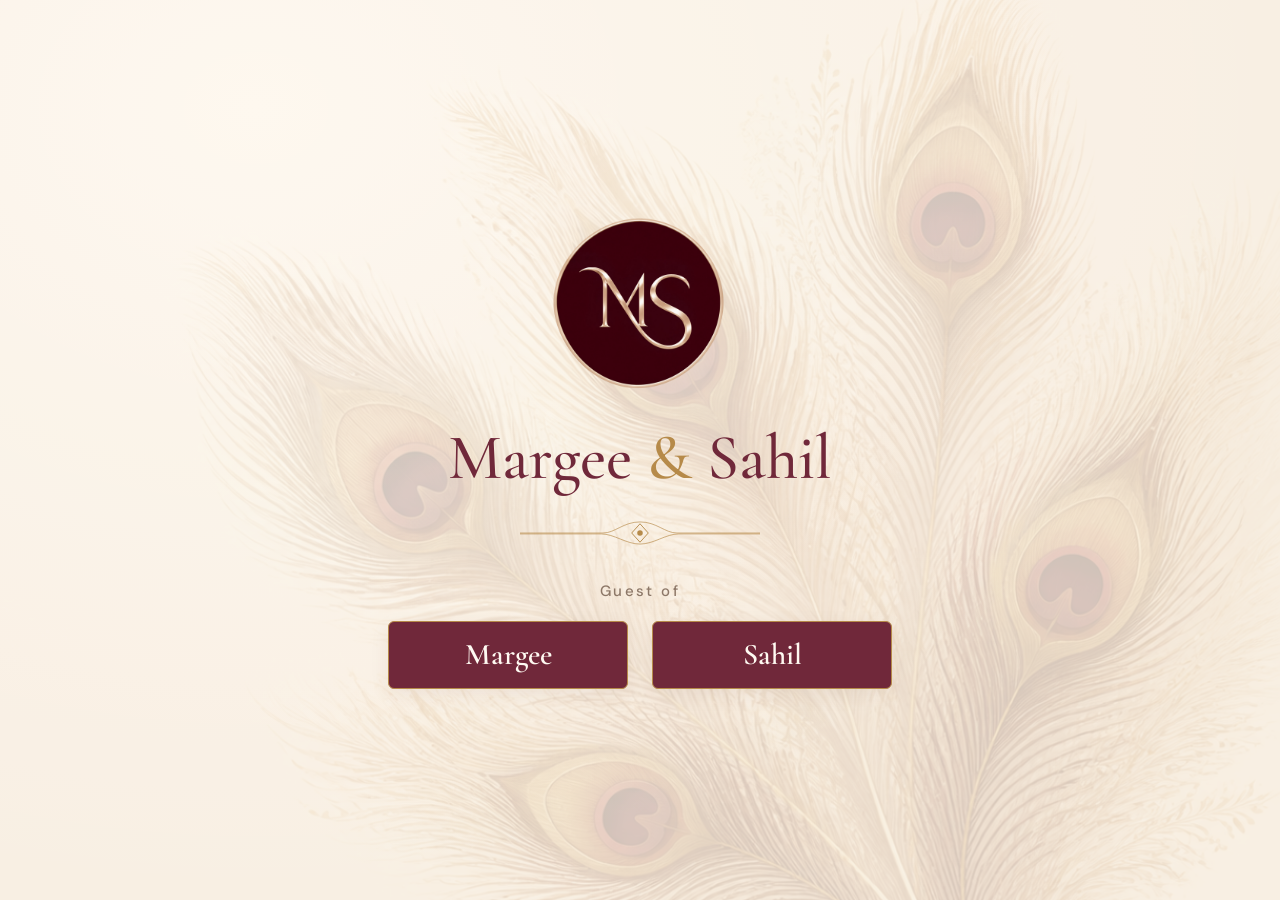
<file: index.html>
<!doctype html>
<html lang="en">
<head>
<meta charset="utf-8">
<meta name="viewport" content="width=device-width, initial-scale=1, viewport-fit=cover">
<meta name="theme-color" content="#f8efe3">
<meta name="description" content="Welcome to Margee and Sahil's wedding. Choose whose guest you are to open your invitation.">
<title>Margee &amp; Sahil | The SaMar Wedding</title>
<link rel="canonical" href="https://thesamarstory.com/">
<link rel="icon" type="image/png" href="/assets/logo/ms-monogram-burgundy.png">
<link rel="preconnect" href="https://fonts.googleapis.com">
<link rel="preconnect" href="https://fonts.gstatic.com" crossorigin>
<link rel="stylesheet" href="https://fonts.googleapis.com/css2?family=Cormorant+Garamond:wght@400;500;600&amp;family=DM+Sans:wght@400;500;600&amp;display=swap">
<link rel="stylesheet" href="/css/guest-landing.css?v=20261124-1">
</head>
<body>
<main class="guest-welcome">
<img class="guest-welcome__logo" src="/assets/logo/ms-monogram-burgundy.png" alt="Margee and Sahil wedding monogram" width="2000" height="2000" fetchpriority="high">
<p class="guest-welcome__names">Margee <span>&amp;</span> Sahil</p>
<svg class="guest-welcome__flourish" viewBox="0 0 260 36" aria-hidden="true"><path d="M0 18h90c13 0 22-12 40-12s27 12 40 12h90M0 19h88c14 0 27 11 42 11s28-11 42-11h88" fill="none" stroke="currentColor" opacity=".7"/><path d="m130 8 9 10-9 10-9-10Z" fill="none" stroke="currentColor"/><circle cx="130" cy="18" r="3" fill="currentColor"/></svg>
<h1 id="guest-heading">Guest of</h1>
<nav class="guest-choices" aria-labelledby="guest-heading">
<a href="/margee/relatives/">Margee</a>
<a href="/sahil/relatives/">Sahil</a>
</nav>
</main>
</body>
</html>
</file>
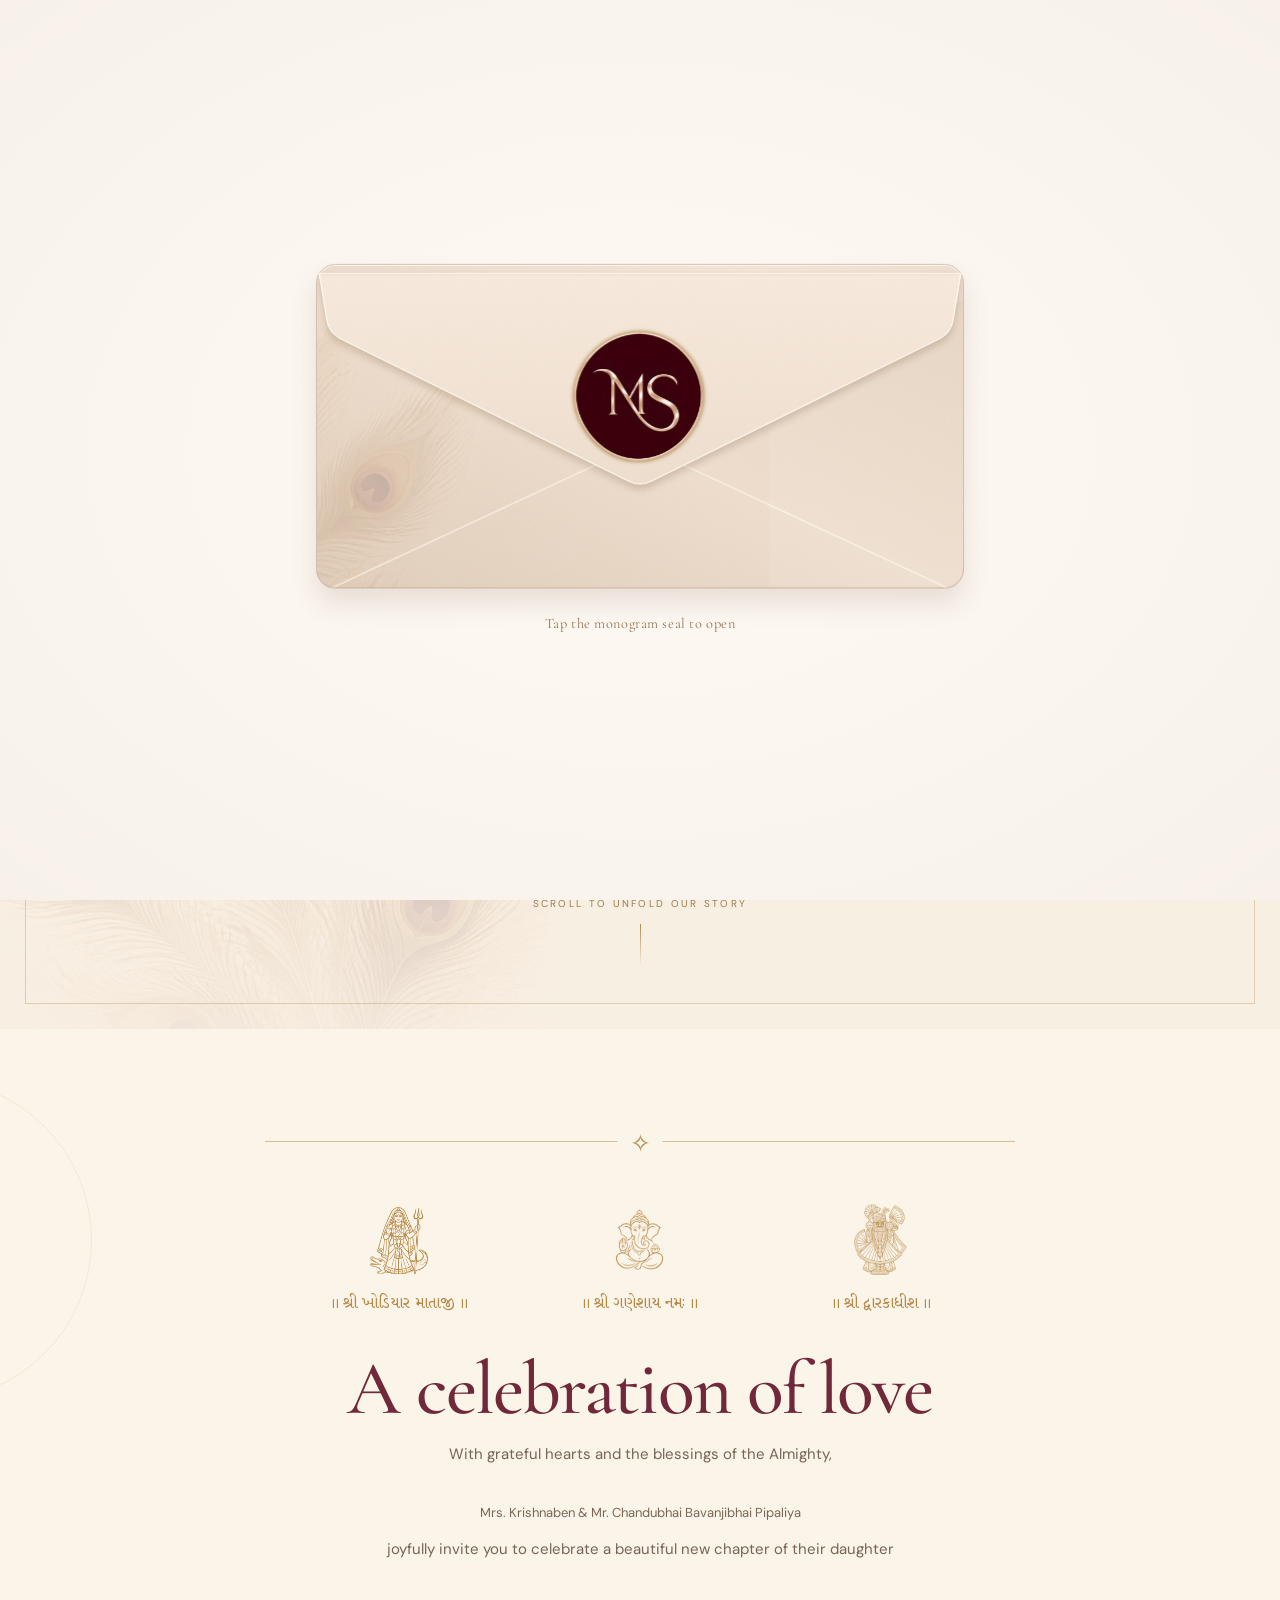
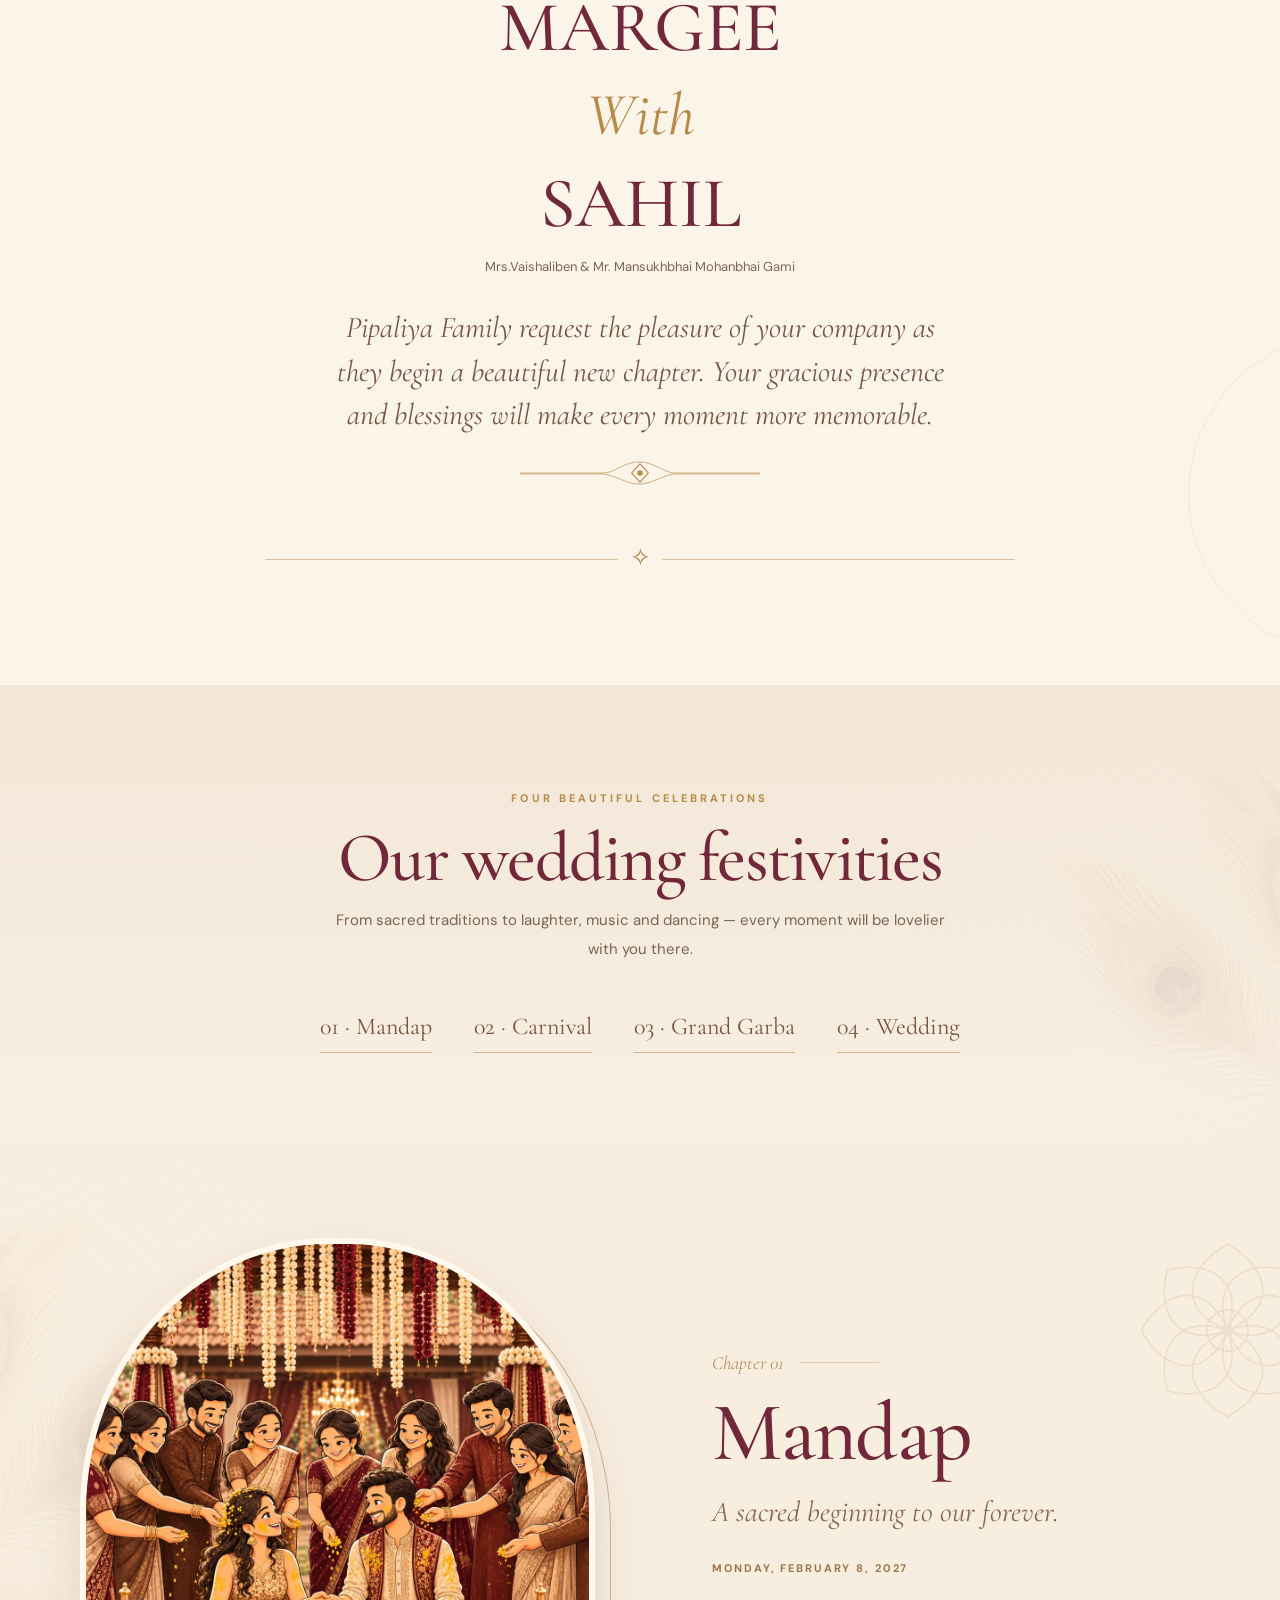
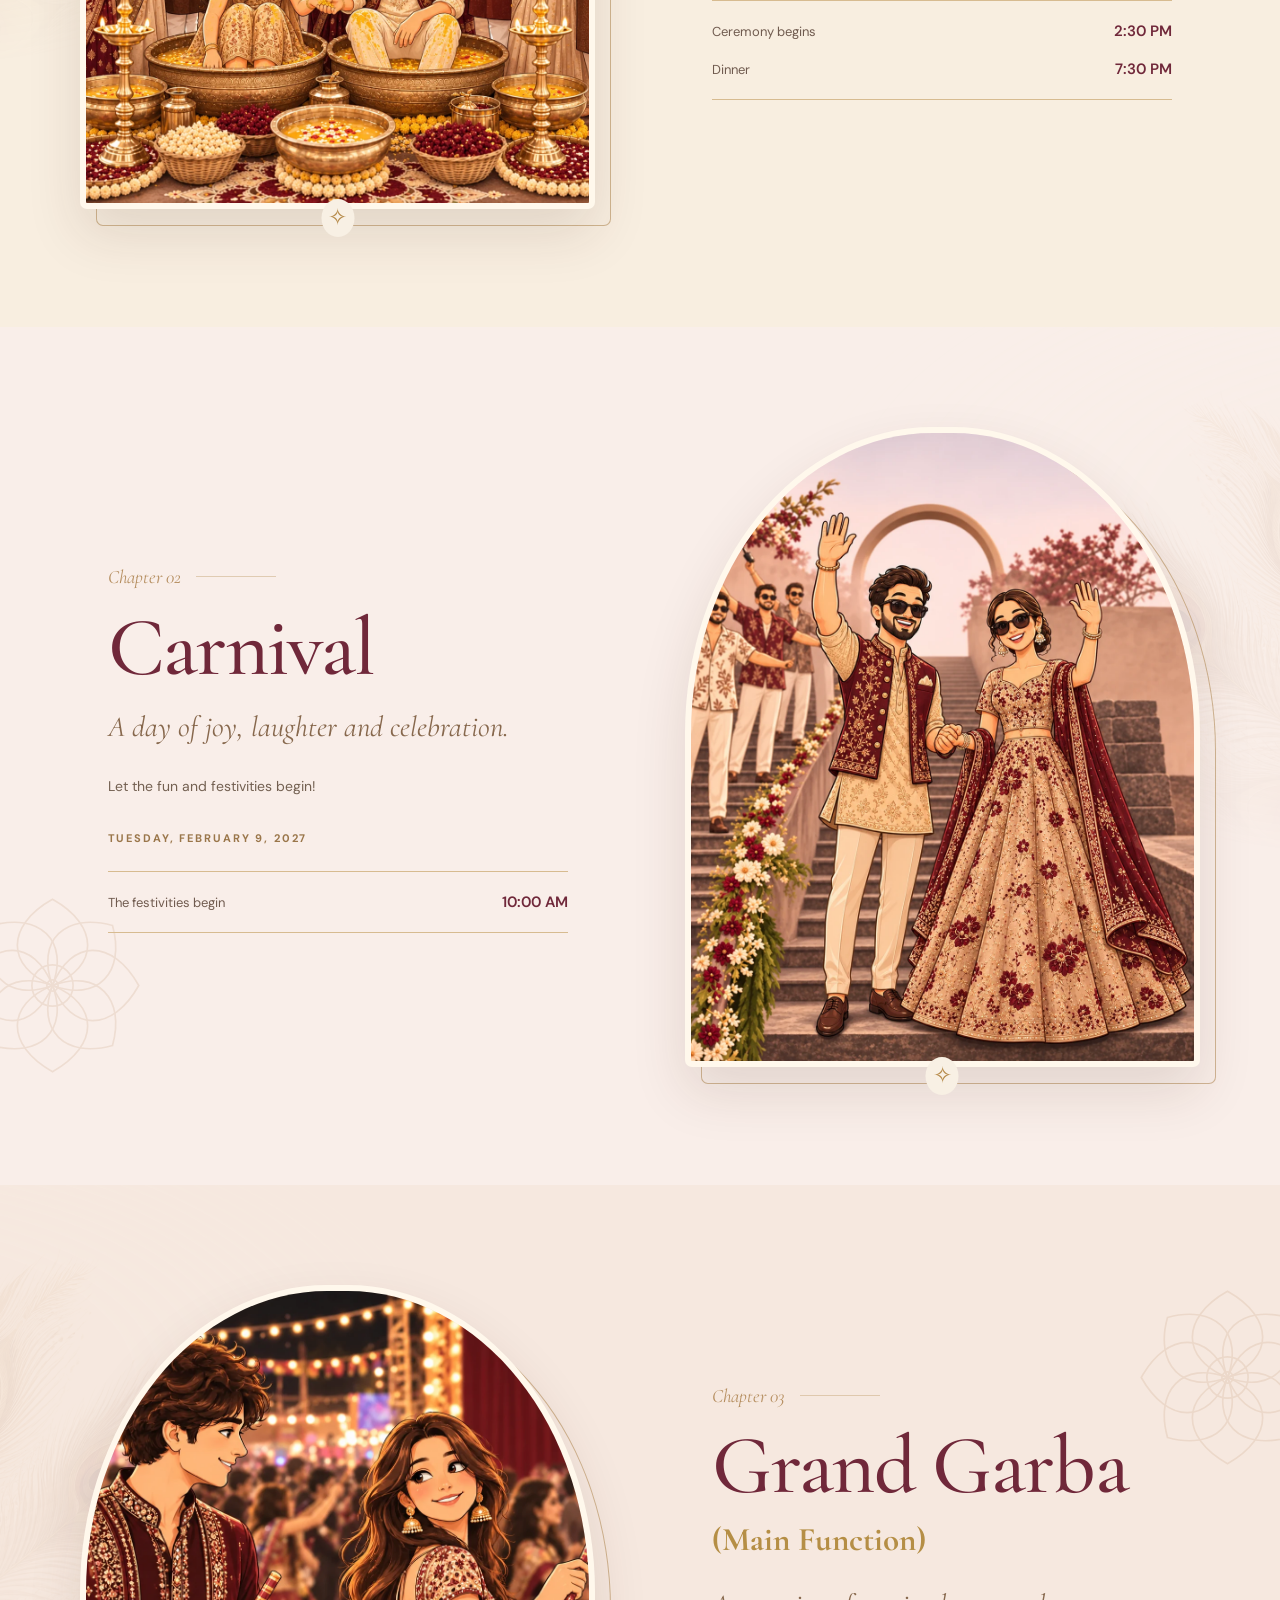
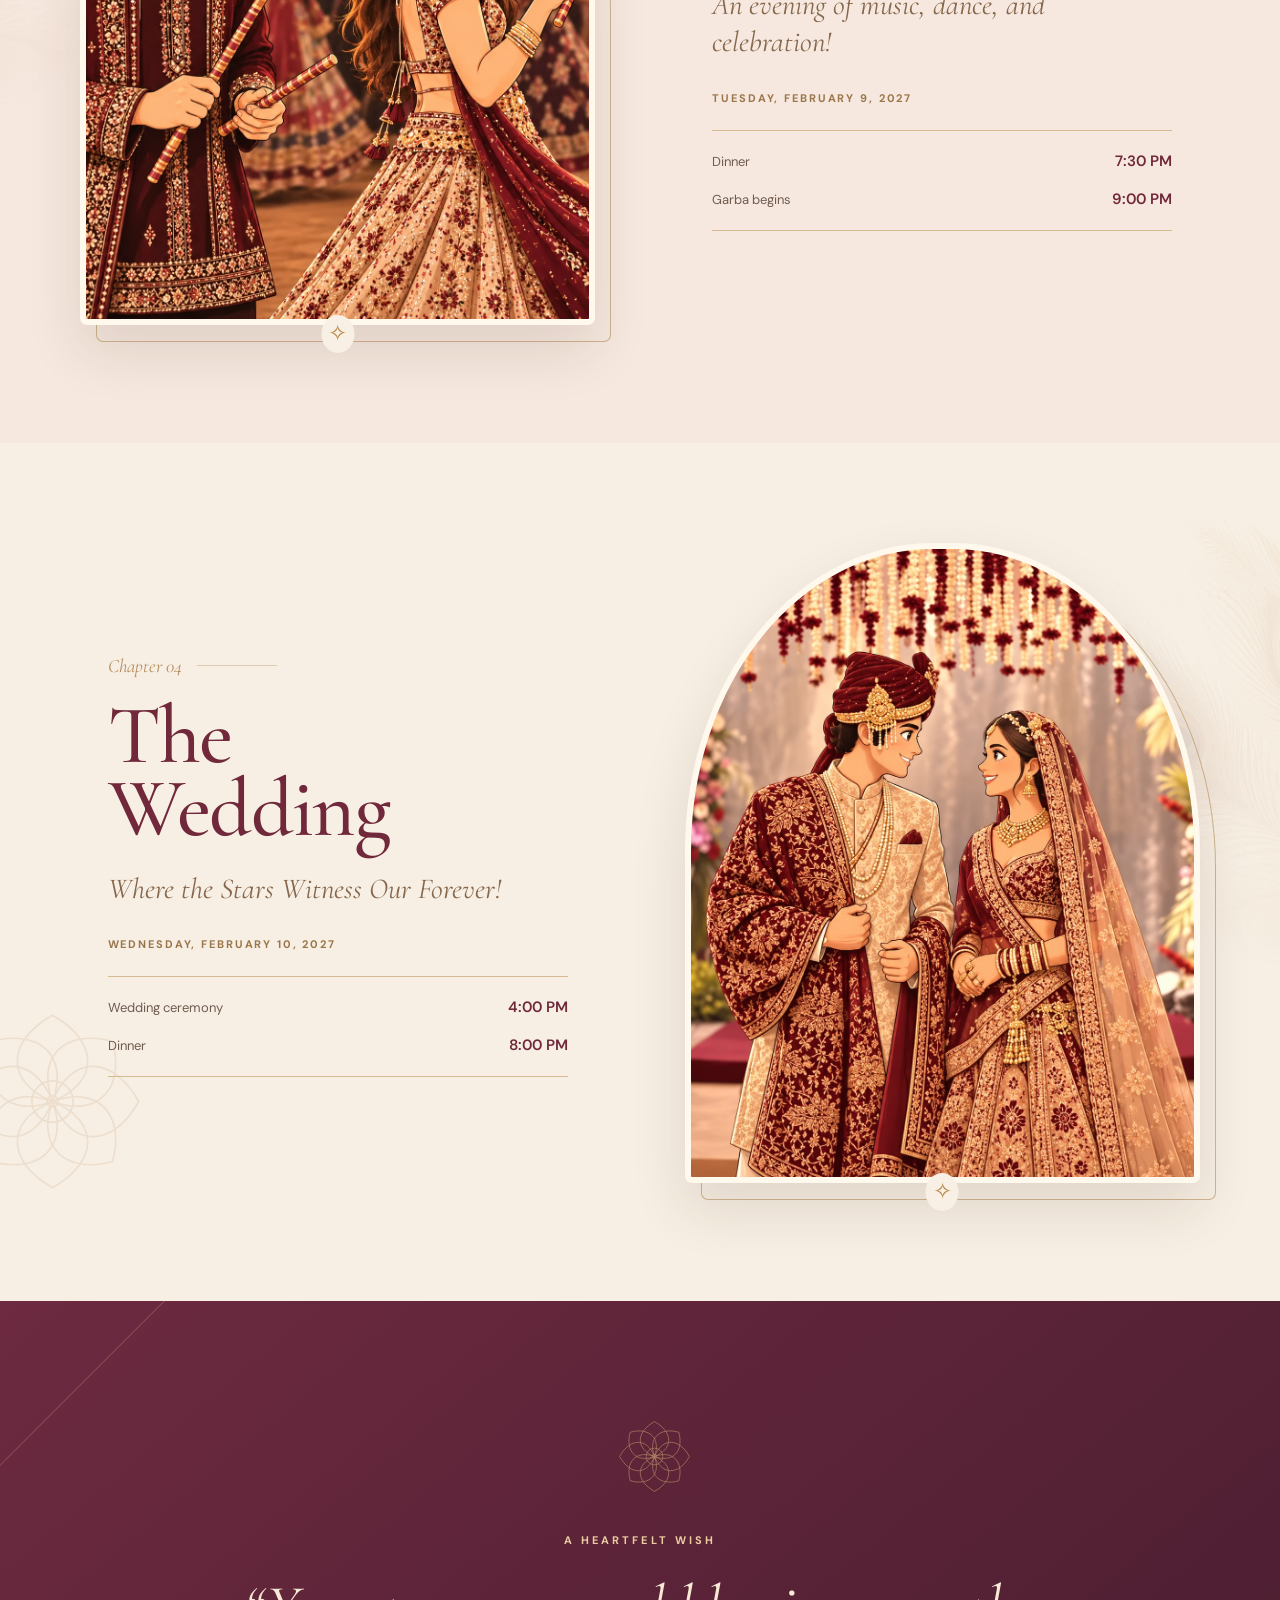
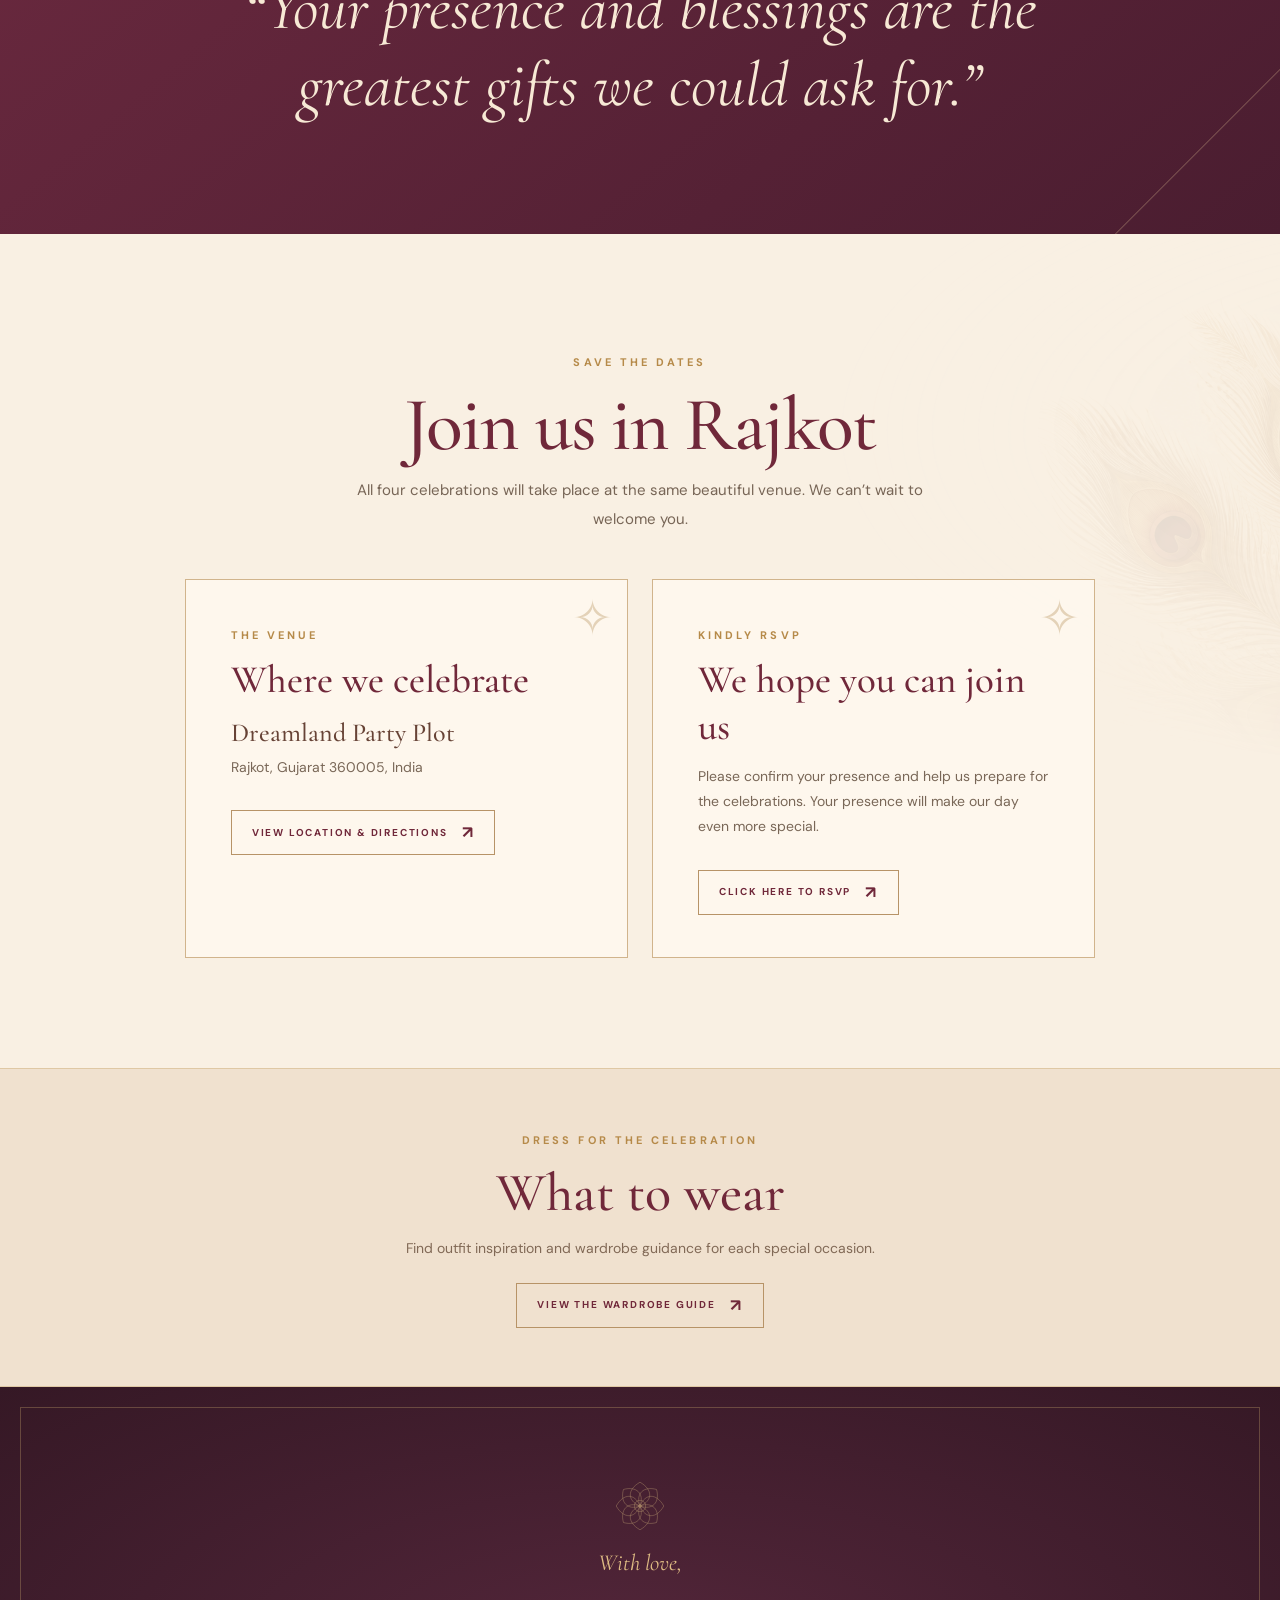
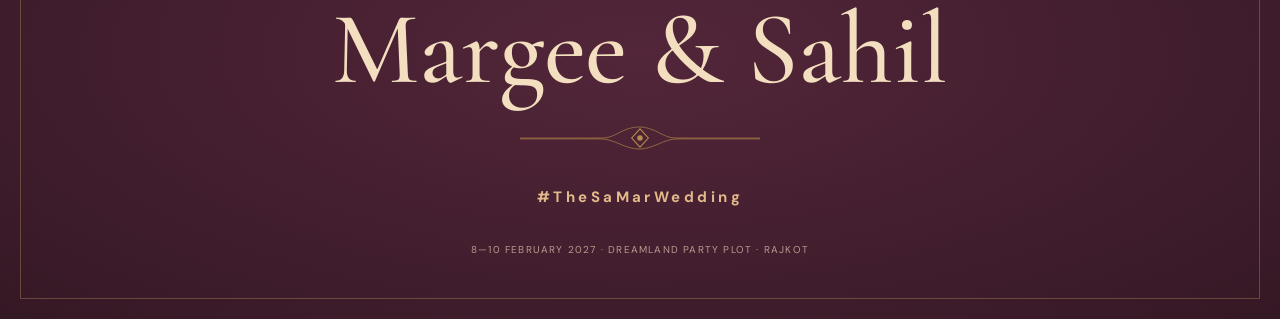
<file: margee/index.html>
<!DOCTYPE html>
<html lang="en">
<head>
<meta charset="UTF-8">
<meta name="viewport" content="width=device-width, initial-scale=1, viewport-fit=cover">
<meta name="theme-color" content="#f7efe2">
<meta name="description" content="Together with their families, Margee & Sahil invite you to celebrate their wedding in Rajkot, February 8–10, 2027.">
<meta property="og:title" content="Margee & Sahil · Wedding Invitation">
<meta property="og:description" content="Join us for three days of love, tradition and celebration, February 8–10, 2027 in Rajkot.">
<title>Margee & Sahil | The SaMar Wedding</title>
<link rel="canonical" href="https://thesamarstory.com/margee/">
<link rel="icon" type="image/png" href="images/SM%20logo-2.png">
<link rel="preload" as="image" href="images/peacock-feather-cluster-bg-v4.png">
<link rel="preconnect" href="https://fonts.googleapis.com">
<link rel="preconnect" href="https://fonts.gstatic.com" crossorigin>
<link href="https://fonts.googleapis.com/css2?family=Cormorant+Garamond:ital,wght@0,400;0,500;0,600;0,700;1,400;1,500&family=DM+Sans:wght@400;500;600;700&display=swap" rel="stylesheet">
<link rel="stylesheet" href="css/styles.css?v=20261117-3">
<link rel="stylesheet" href="css/responsive.css?v=20261117-2">
<link rel="stylesheet" href="/css/invitation-entry.css?v=20261124-5">
<script src="js/init.js"></script>
<script src="/js/invitation-entry.js?v=20261124-2" defer></script>
<script src="/js/invitation.js?v=20261124-6" defer></script>
<link rel="stylesheet" href="/margee/gujarati/css/fonts.css">
<link rel="stylesheet" href="/css/invitation-deities.css?v=20261124-1">
</head>
<body>
<div class="progress" aria-hidden="true"></div>
<header class="site-top"><div class="site-top__right"><a href="#celebrations">The celebrations</a><a href="https://forms.gle/antosYJhuy1cyC6z9" target="_blank" rel="noopener noreferrer">Kindly RSVP</a></div></header>
<main>
<!-- EDIT: Hero and wedding logo -->
<section class="hero" id="home" aria-label="Margee and Sahil wedding invitation">
<div class="hero__background" aria-hidden="true"></div>
<div class="hero__content">
<svg class="ganesha" viewBox="112 70 334 415" role="img" aria-label="Stylized Ganesha motif"><defs><filter id="ganpati-gold" x="0" y="0" width="100%" height="100%" color-interpolation-filters="sRGB"><feColorMatrix in="SourceGraphic" type="matrix" values="0 0 0 0 0  0 0 0 0 0  0 0 0 0 0  -0.2126 -0.7152 -0.0722 0 1" result="ink"/><feComponentTransfer in="ink" result="clean-ink"><feFuncA type="linear" slope="1.02" intercept="-0.02"/></feComponentTransfer><feFlood flood-color="#ad814d" result="gold"/><feComposite in="gold" in2="clean-ink" operator="in"/></filter></defs><image href="images/ganpati-reference.jpeg" width="554" height="554" preserveAspectRatio="xMidYMid meet" filter="url(#ganpati-gold)"/></svg>
<p class="sanskrit">॥ श्री गणेशाय नमः ॥</p>

<img class="monogram" src="images/SM%20logo-2.png" alt="M and S wedding monogram" width="2000" height="2000" fetchpriority="high">

<h1><span>Margee</span><em>&amp;</em><span>Sahil</span></h1>
<p class="hero__sub">The beginning of our forever</p>
<div class="flourish"><svg class="filigree" viewBox="0 0 260 36" aria-hidden="true" focusable="false"><path d="M0 18H90c13 0 22-12 39-12s26 12 39 12h92M0 19h88c14 0 26 11 41 11s27-11 41-11h90" fill="none" stroke="currentColor" stroke-width="1" opacity=".7"/><path d="M130 8l9 10-9 10-9-10Z" fill="none" stroke="currentColor" stroke-width="1.2"/><circle cx="130" cy="18" r="3" fill="currentColor"/></svg></div>
<p class="hero__date">8 — 10 February 2027 &nbsp; · &nbsp; Rajkot</p>
<a class="hero__scroll" href="#invitation" aria-label="Scroll to the invitation">Scroll to unfold our story</a>
</div>
</section>
<!-- EDIT: Family invitation -->
<section class="section intro" id="invitation">
<div class="page-width"><div class="intro__card">
<div data-reveal>
<div class="kankotri__invocations" lang="gu">
<div class="kankotri__deity"><div class="kankotri__deity-art"><img src="/margee/gujarati/images/khodiyar-ma-gold.png" alt="શ્રી ખોડિયાર માતાજીનું કલાત્મક ચિત્ર" width="916" height="1024" loading="lazy"></div><span>॥ શ્રી ખોડિયાર માતાજી ॥</span></div>
<div class="kankotri__deity"><div class="kankotri__deity-art"><img class="kankotri__ganpati" src="/margee/gujarati/images/ganpati-ji-gold.png" alt="શ્રી ગણેશજીનું કલાત્મક ચિત્ર" width="1254" height="1254" loading="lazy"></div><span>॥ શ્રી ગણેશાય નમઃ ॥</span></div>
<div class="kankotri__deity"><div class="kankotri__deity-art"><img src="/margee/gujarati/images/dwarkadhish-gold.png" alt="શ્રી દ્વારકાધીશનું કલાત્મક ચિત્ર" width="1088" height="1445" loading="lazy"></div><span>॥ શ્રી દ્વારકાધીશ ॥</span></div>
</div>
<h2 class="section__heading">A celebration of love</h2><p class="section__intro">With grateful hearts and the blessings of the Almighty,</p></div>
<div class="intro__names">
<div class="person" data-reveal="left"><p class="parents">Mrs. Krishnaben &amp; Mr. Chandubhai Bavanjibhai Pipaliya</p><p class="section__intro">joyfully invite you to celebrate a beautiful new chapter of their daughter</p><strong>MARGEE</strong></div>
<div class="intro__amp" data-reveal>With</div>
<div class="person" data-reveal="right"><strong>SAHIL</strong><p class="parents">Mrs.Vaishaliben &amp; Mr. Mansukhbhai Mohanbhai Gami</p></div>
</div>
<p class="intro__message" data-reveal>Pipaliya Family request the pleasure of your company as they begin a beautiful new chapter. Your gracious presence and blessings will make every moment more memorable.</p>
<div class="flourish" data-reveal><svg class="filigree" viewBox="0 0 260 36" aria-hidden="true" focusable="false"><path d="M0 18H90c13 0 22-12 39-12s26 12 39 12h92M0 19h88c14 0 26 11 41 11s27-11 41-11h90" fill="none" stroke="currentColor" stroke-width="1" opacity=".7"/><path d="M130 8l9 10-9 10-9-10Z" fill="none" stroke="currentColor" stroke-width="1.2"/><circle cx="130" cy="18" r="3" fill="currentColor"/></svg></div>
</div></div>
</section>
<!-- EDIT: Celebration navigation -->
<section class="section chapters" id="celebrations"><div class="page-width">
<span class="eyebrow" data-reveal>Four beautiful celebrations</span>
<h2 class="section__heading" data-reveal>Our wedding festivities</h2>
<p class="section__intro" data-reveal>From sacred traditions to laughter, music and dancing — every moment will be lovelier with you there.</p>
<nav class="chapter-row" aria-label="Jump to a celebration" data-reveal><a href="#mandap">01 · Mandap</a><a href="#carnival">02 · Carnival</a><a href="#garba">03 · Grand Garba</a><a href="#wedding">04 · Wedding</a></nav>
</div></section>
<!-- EDIT: Mandap details -->
<section class="section event event--mandap" id="mandap">
<div class="event__motif" aria-hidden="true"><svg viewBox="0 0 120 120" class="flower-svg" aria-hidden="true"><g fill="none" stroke="currentColor" stroke-width=".9" opacity=".7"><path d="M60 14C35 28 35 50 60 60c25-10 25-32 0-46Z"/><path d="M60 106c25-14 25-36 0-46-25 10-25 32 0 46Z"/><path d="M14 60c14 25 36 25 46 0-10-25-32-25-46 0Z"/><path d="M106 60c-14-25-36-25-46 0 10 25 32 25 46 0Z"/><path d="M28 28c-7 25 8 41 32 32 9-24-7-39-32-32Z"/><path d="M92 92c7-25-8-41-32-32-9 24 7 39 32 32Z"/><path d="M92 28c-25-7-41 8-32 32 24 9 39-7 32-32Z"/><path d="M28 92c25 7 41-8 32-32-24-9-39 7-32 32Z"/><circle cx="60" cy="60" r="11"/><circle cx="60" cy="60" r="3"/></g></svg></div>
<div class="page-width event__layout">
<figure class="event__art" data-reveal="left"><img loading="lazy" src="images/mandap.webp" alt="Illustration of Margee and Sahil with family during a traditional festive ceremony"></figure>
<div class="event__copy" data-reveal="right"><div class="event__number">Chapter 01</div><h3>Mandap</h3><p class="event__poem">A sacred beginning to our forever.</p><span class="event__date">Monday, February 8, 2027</span><div class="event__schedule"><div class="time-row"><span class="time-label">Ceremony begins</span><span class="time-value">2:30 PM</span></div><div class="time-row"><span class="time-label">Dinner</span><span class="time-value">7:30 PM</span></div></div></div>
</div></section>
<!-- EDIT: Carnival details -->
<section class="section event event--carnival event--reverse" id="carnival">
<div class="event__motif" aria-hidden="true"><svg viewBox="0 0 120 120" class="flower-svg" aria-hidden="true"><g fill="none" stroke="currentColor" stroke-width=".9" opacity=".7"><path d="M60 14C35 28 35 50 60 60c25-10 25-32 0-46Z"/><path d="M60 106c25-14 25-36 0-46-25 10-25 32 0 46Z"/><path d="M14 60c14 25 36 25 46 0-10-25-32-25-46 0Z"/><path d="M106 60c-14-25-36-25-46 0 10 25 32 25 46 0Z"/><path d="M28 28c-7 25 8 41 32 32 9-24-7-39-32-32Z"/><path d="M92 92c7-25-8-41-32-32-9 24 7 39 32 32Z"/><path d="M92 28c-25-7-41 8-32 32 24 9 39-7 32-32Z"/><path d="M28 92c25 7 41-8 32-32-24-9-39 7-32 32Z"/><circle cx="60" cy="60" r="11"/><circle cx="60" cy="60" r="3"/></g></svg></div><div class="page-width event__layout">
<figure class="event__art" data-reveal="right"><img loading="lazy" src="images/carnival.webp" alt="Illustration of the happy couple waving at a cheerful outdoor carnival"></figure>
<div class="event__copy" data-reveal="left"><div class="event__number">Chapter 02</div><h3>Carnival</h3><p class="event__poem">A day of joy, laughter and celebration.</p><p class="event__body">Let the fun and festivities begin!</p><span class="event__date">Tuesday, February 9, 2027</span><div class="event__schedule"><div class="time-row"><span class="time-label">The festivities begin</span><span class="time-value">10:00 AM</span></div></div></div>
</div></section>
<!-- EDIT: Grand Garba details -->
<section class="section event event--garba" id="garba">
<div class="event__motif" aria-hidden="true"><svg viewBox="0 0 120 120" class="flower-svg" aria-hidden="true"><g fill="none" stroke="currentColor" stroke-width=".9" opacity=".7"><path d="M60 14C35 28 35 50 60 60c25-10 25-32 0-46Z"/><path d="M60 106c25-14 25-36 0-46-25 10-25 32 0 46Z"/><path d="M14 60c14 25 36 25 46 0-10-25-32-25-46 0Z"/><path d="M106 60c-14-25-36-25-46 0 10 25 32 25 46 0Z"/><path d="M28 28c-7 25 8 41 32 32 9-24-7-39-32-32Z"/><path d="M92 92c7-25-8-41-32-32-9 24 7 39 32 32Z"/><path d="M92 28c-25-7-41 8-32 32 24 9 39-7 32-32Z"/><path d="M28 92c25 7 41-8 32-32-24-9-39 7-32 32Z"/><circle cx="60" cy="60" r="11"/><circle cx="60" cy="60" r="3"/></g></svg></div><div class="page-width event__layout">
<figure class="event__art" data-reveal="left"><img loading="lazy" src="images/garba.webp" alt="Illustration of Margee and Sahil with dandiya sticks dancing amid warm festive lights"></figure>
<div class="event__copy" data-reveal="right"><div class="event__number">Chapter 03</div><h3>Grand Garba<span class="event__subtitle">(Main Function)</span></h3><p class="event__poem">An evening of music, dance, and celebration!</p><span class="event__date">Tuesday, February 9, 2027</span><div class="event__schedule"><div class="time-row"><span class="time-label">Dinner</span><span class="time-value">7:30 PM</span></div><div class="time-row"><span class="time-label">Garba begins</span><span class="time-value">9:00 PM</span></div></div></div>
</div></section>
<!-- EDIT: Wedding details -->
<section class="section event event--wedding event--reverse" id="wedding">
<div class="event__motif" aria-hidden="true"><svg viewBox="0 0 120 120" class="flower-svg" aria-hidden="true"><g fill="none" stroke="currentColor" stroke-width=".9" opacity=".7"><path d="M60 14C35 28 35 50 60 60c25-10 25-32 0-46Z"/><path d="M60 106c25-14 25-36 0-46-25 10-25 32 0 46Z"/><path d="M14 60c14 25 36 25 46 0-10-25-32-25-46 0Z"/><path d="M106 60c-14-25-36-25-46 0 10 25 32 25 46 0Z"/><path d="M28 28c-7 25 8 41 32 32 9-24-7-39-32-32Z"/><path d="M92 92c7-25-8-41-32-32-9 24 7 39 32 32Z"/><path d="M92 28c-25-7-41 8-32 32 24 9 39-7 32-32Z"/><path d="M28 92c25 7 41-8 32-32-24-9-39 7-32 32Z"/><circle cx="60" cy="60" r="11"/><circle cx="60" cy="60" r="3"/></g></svg></div><div class="page-width event__layout">
<figure class="event__art" data-reveal="right"><img loading="lazy" src="images/wedding.webp" alt="Illustration of Margee and Sahil in regal traditional wedding attire under floral garlands"></figure>
<div class="event__copy" data-reveal="left"><div class="event__number">Chapter 04</div><h3>The<br>Wedding</h3><p class="event__poem">Where the Stars Witness Our Forever!</p><span class="event__date">Wednesday, February 10, 2027</span><div class="event__schedule"><div class="time-row"><span class="time-label">Wedding ceremony</span><span class="time-value">4:00 PM</span></div><div class="time-row"><span class="time-label">Dinner</span><span class="time-value">8:00 PM</span></div></div></div>
</div></section>
<!-- EDIT: Blessing quote -->
<section class="section quote-section"><div class="page-width" data-reveal><div class="footer__flower"><svg viewBox="0 0 120 120" class="flower-svg" aria-hidden="true"><g fill="none" stroke="currentColor" stroke-width=".9" opacity=".7"><path d="M60 14C35 28 35 50 60 60c25-10 25-32 0-46Z"/><path d="M60 106c25-14 25-36 0-46-25 10-25 32 0 46Z"/><path d="M14 60c14 25 36 25 46 0-10-25-32-25-46 0Z"/><path d="M106 60c-14-25-36-25-46 0 10 25 32 25 46 0Z"/><path d="M28 28c-7 25 8 41 32 32 9-24-7-39-32-32Z"/><path d="M92 92c7-25-8-41-32-32-9 24 7 39 32 32Z"/><path d="M92 28c-25-7-41 8-32 32 24 9 39-7 32-32Z"/><path d="M28 92c25 7 41-8 32-32-24-9-39 7-32 32Z"/><circle cx="60" cy="60" r="11"/><circle cx="60" cy="60" r="3"/></g></svg></div><span class="eyebrow">A heartfelt wish</span><blockquote>“Your presence and blessings are the greatest gifts we could ask for.”</blockquote></div></section>
<!-- EDIT: Venue and RSVP links -->
<section class="section logistics" id="rsvp"><div class="page-width">
<span class="eyebrow" data-reveal>Save the dates</span><h2 class="section__heading" data-reveal>Join us in Rajkot</h2><p class="section__intro" data-reveal>All four celebrations will take place at the same beautiful venue. We can’t wait to welcome you.</p>
<div class="logistics__grid">
<div class="info-card" data-reveal="left"><span class="eyebrow">The venue</span><h3>Where we celebrate</h3><p class="venue-name">Dreamland Party Plot</p><p>Rajkot, Gujarat 360005, India</p><a class="cta cta--outline" href="https://www.google.com/maps/dir/7P3H%2BVQ+Dreamland+Party+Plot,+Rajkot,+Gujarat+360005/data=!4m6!4m5!1m1!4e2!1m2!1m1!1s0x3959cb16087f8431:0x62b7b4e70be9f116?sa=X&amp;ved=1t:57443&amp;ictx=111" target="_blank" rel="noopener noreferrer">View location &amp; directions</a></div>
<div class="info-card" data-reveal="right"><span class="eyebrow">Kindly RSVP</span><h3>We hope you can join us</h3><p>Please confirm your presence and help us prepare for the celebrations. Your presence will make our day even more special.</p><a class="cta cta--outline" href="https://forms.gle/antosYJhuy1cyC6z9" target="_blank" rel="noopener noreferrer">Click here to RSVP</a></div>
</div>
</div></section>
<!-- EDIT: Wardrobe guidance and link -->
<section class="section wardrobe"><div class="wardrobe__wrap" data-reveal><span class="eyebrow">Dress for the celebration</span><h2>What to wear</h2><p>Find outfit inspiration and wardrobe guidance for each special occasion.</p><a class="cta cta--outline" href="https://thesamarstory.com/wardrobe" target="_blank" rel="noopener noreferrer">View the wardrobe guide</a></div></section>
<footer class="footer" id="end"><div class="page-width" data-reveal><div class="footer__flower"><svg viewBox="0 0 120 120" class="flower-svg" aria-hidden="true"><g fill="none" stroke="currentColor" stroke-width=".9" opacity=".7"><path d="M60 14C35 28 35 50 60 60c25-10 25-32 0-46Z"/><path d="M60 106c25-14 25-36 0-46-25 10-25 32 0 46Z"/><path d="M14 60c14 25 36 25 46 0-10-25-32-25-46 0Z"/><path d="M106 60c-14-25-36-25-46 0 10 25 32 25 46 0Z"/><path d="M28 28c-7 25 8 41 32 32 9-24-7-39-32-32Z"/><path d="M92 92c7-25-8-41-32-32-9 24 7 39 32 32Z"/><path d="M92 28c-25-7-41 8-32 32 24 9 39-7 32-32Z"/><path d="M28 92c25 7 41-8 32-32-24-9-39 7-32 32Z"/><circle cx="60" cy="60" r="11"/><circle cx="60" cy="60" r="3"/></g></svg></div><p class="footer__line">With love,</p><p class="footer__names">Margee &amp; Sahil</p><div class="flourish"><svg class="filigree" viewBox="0 0 260 36" aria-hidden="true" focusable="false"><path d="M0 18H90c13 0 22-12 39-12s26 12 39 12h92M0 19h88c14 0 26 11 41 11s27-11 41-11h90" fill="none" stroke="currentColor" stroke-width="1" opacity=".7"/><path d="M130 8l9 10-9 10-9-10Z" fill="none" stroke="currentColor" stroke-width="1.2"/><circle cx="130" cy="18" r="3" fill="currentColor"/></svg></div><p class="footer__hash">#TheSaMarWedding</p><p class="footer__small">8—10 February 2027 · Dreamland Party Plot · Rajkot</p></div></footer>
</main>
<a class="back-top" href="#home" aria-label="Back to top">↑</a>
<script src="js/main.js"></script>
</body>
</html>
</file>
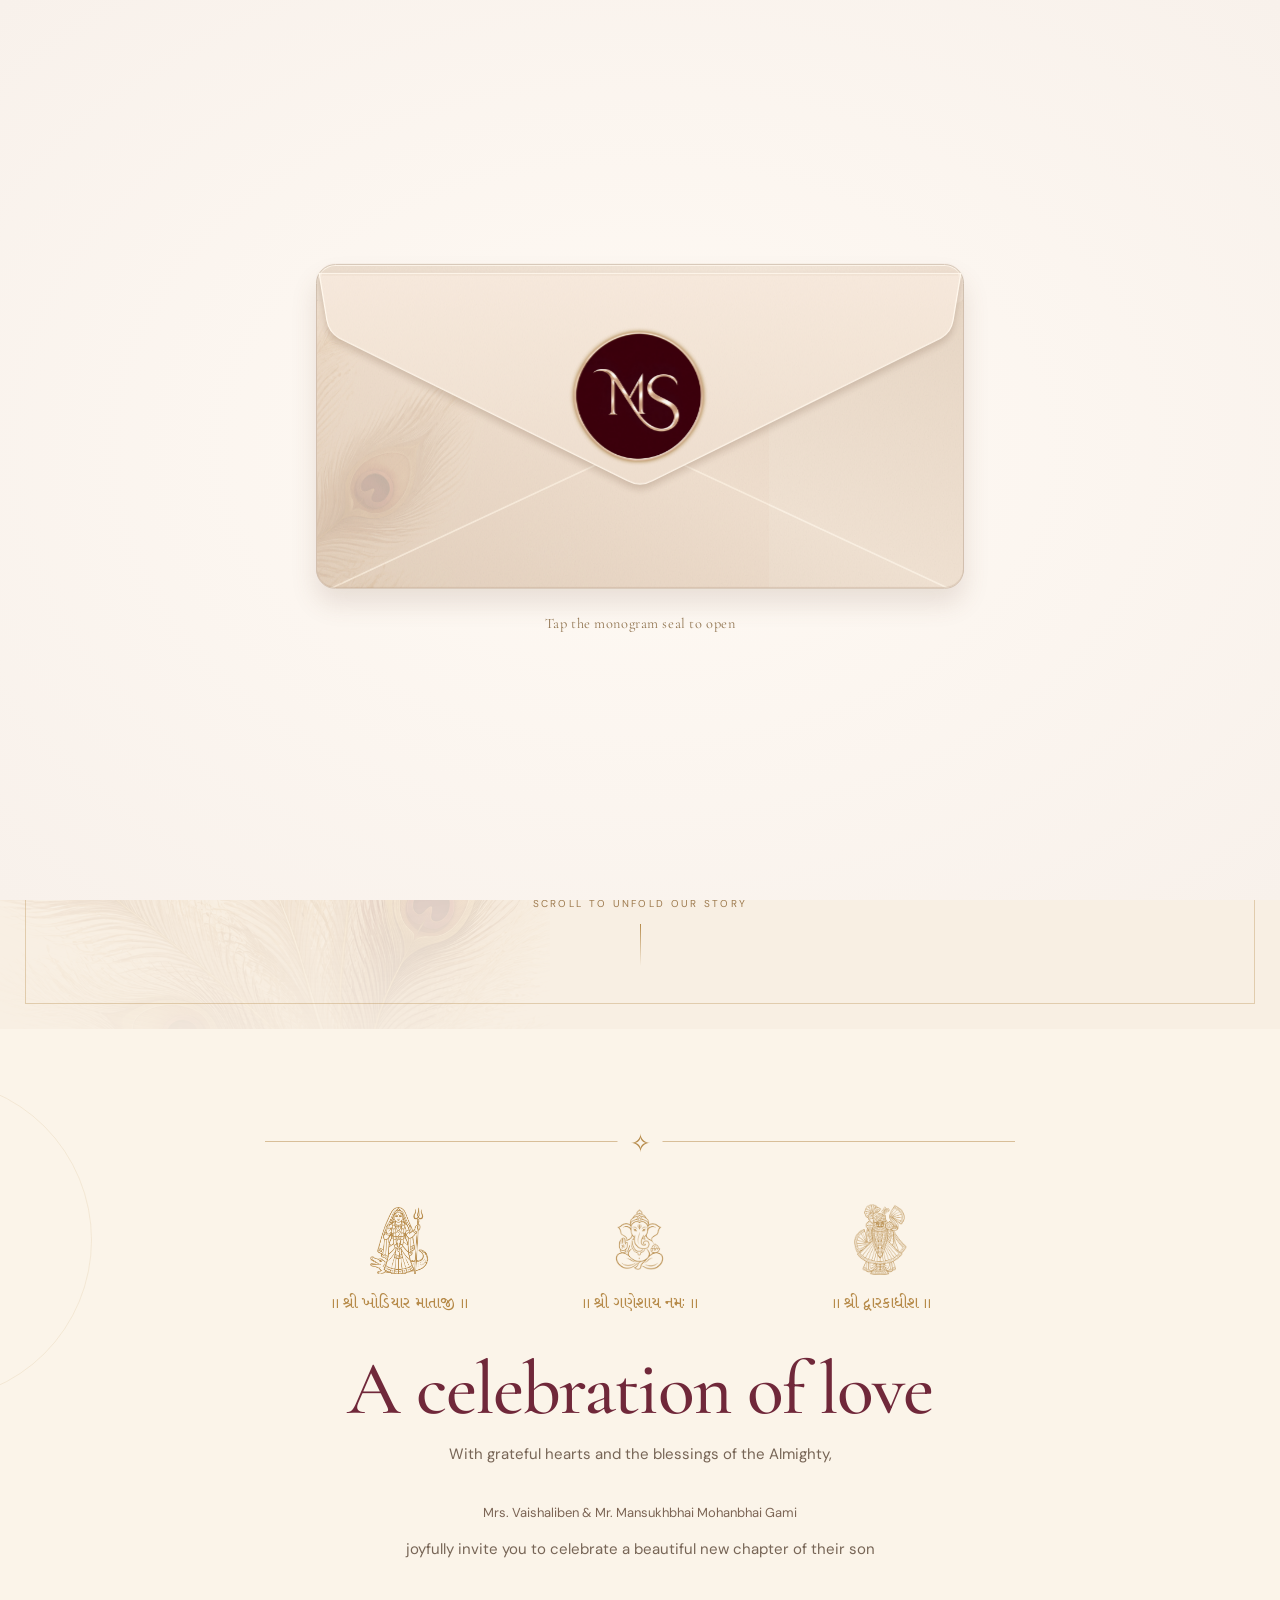
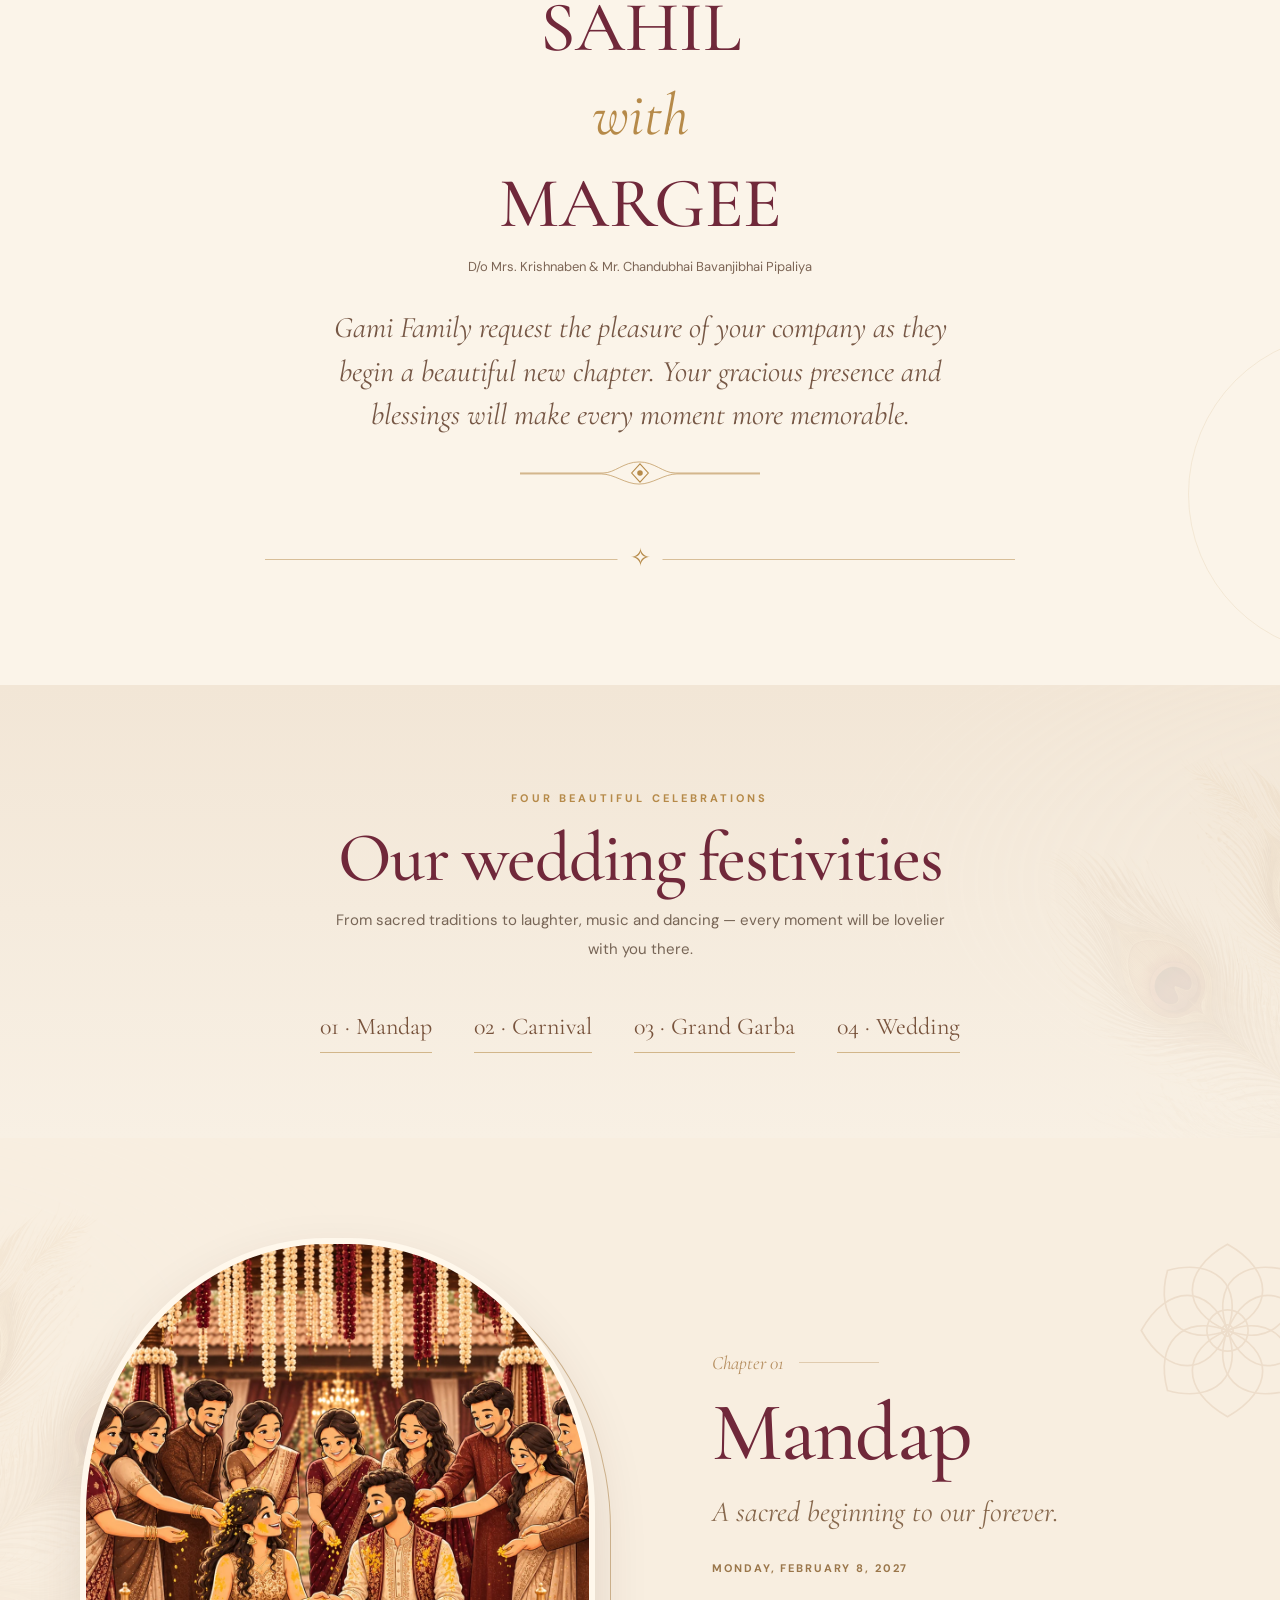
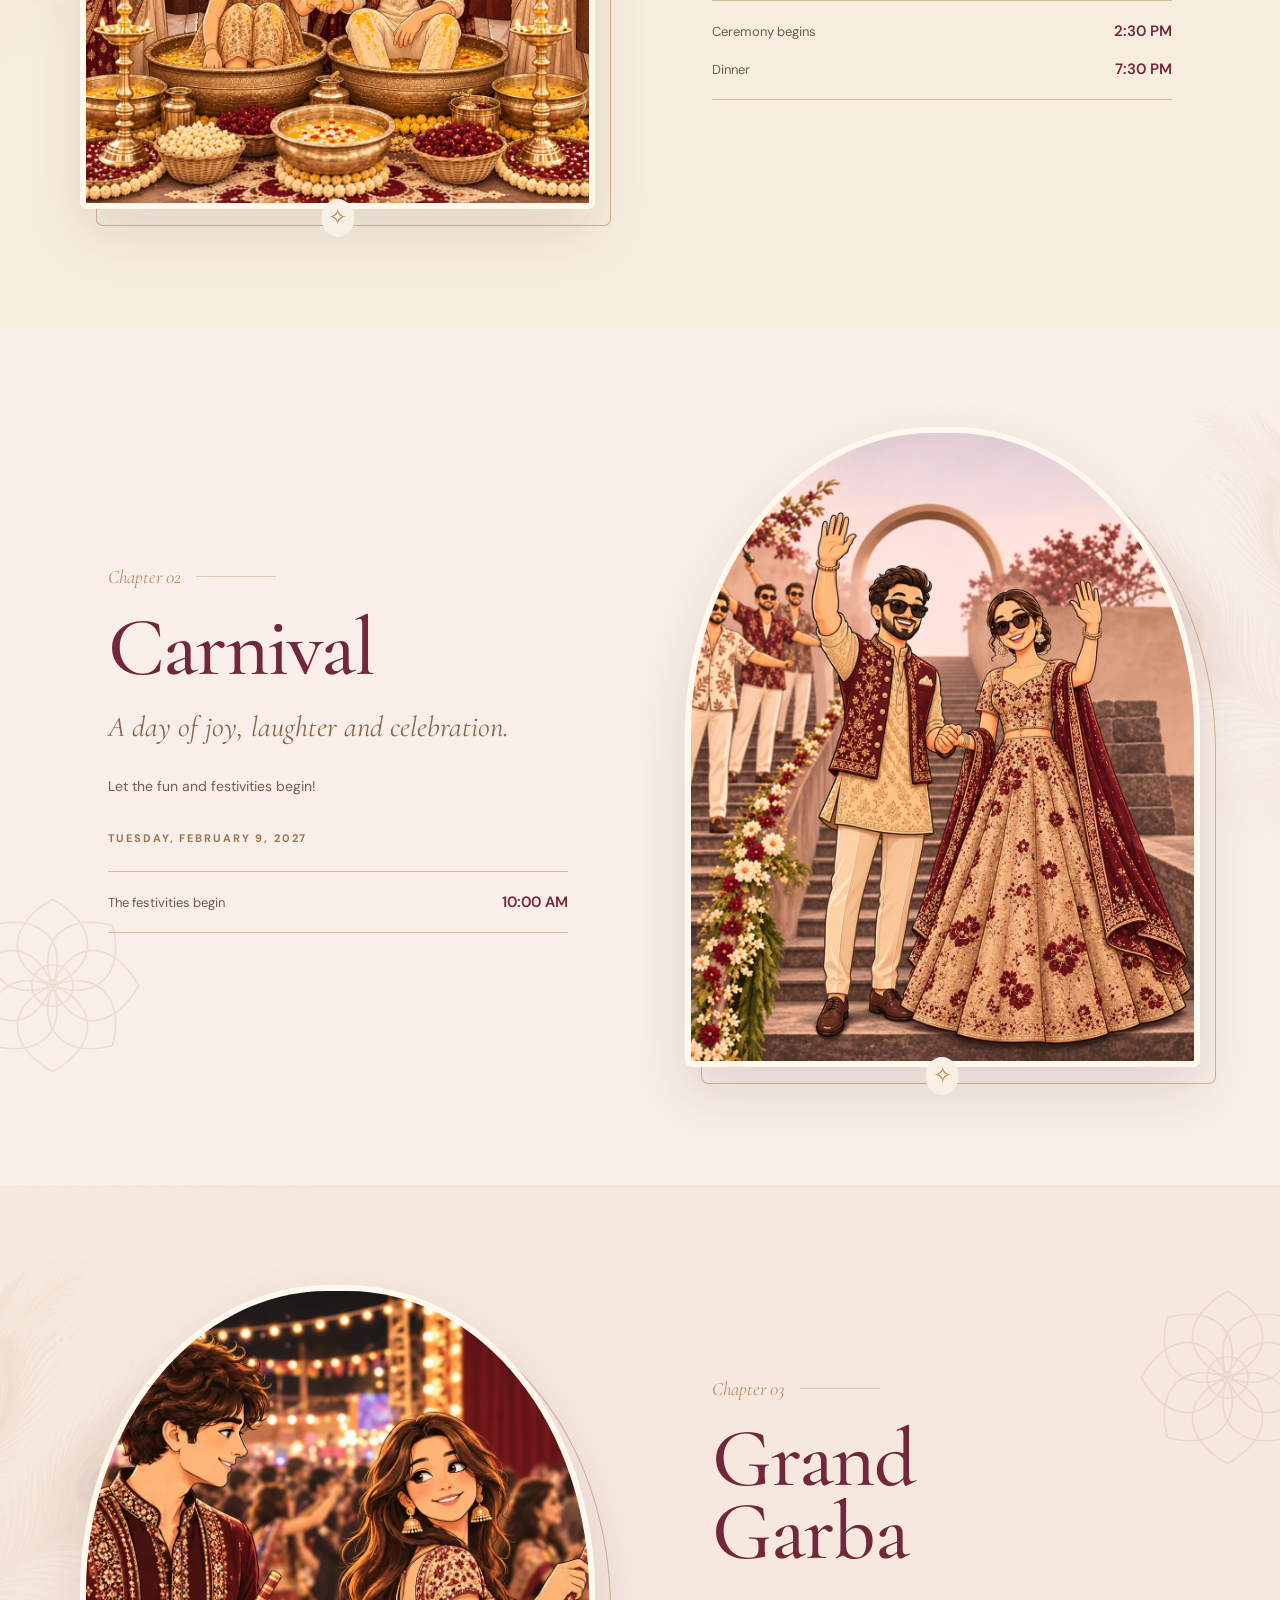
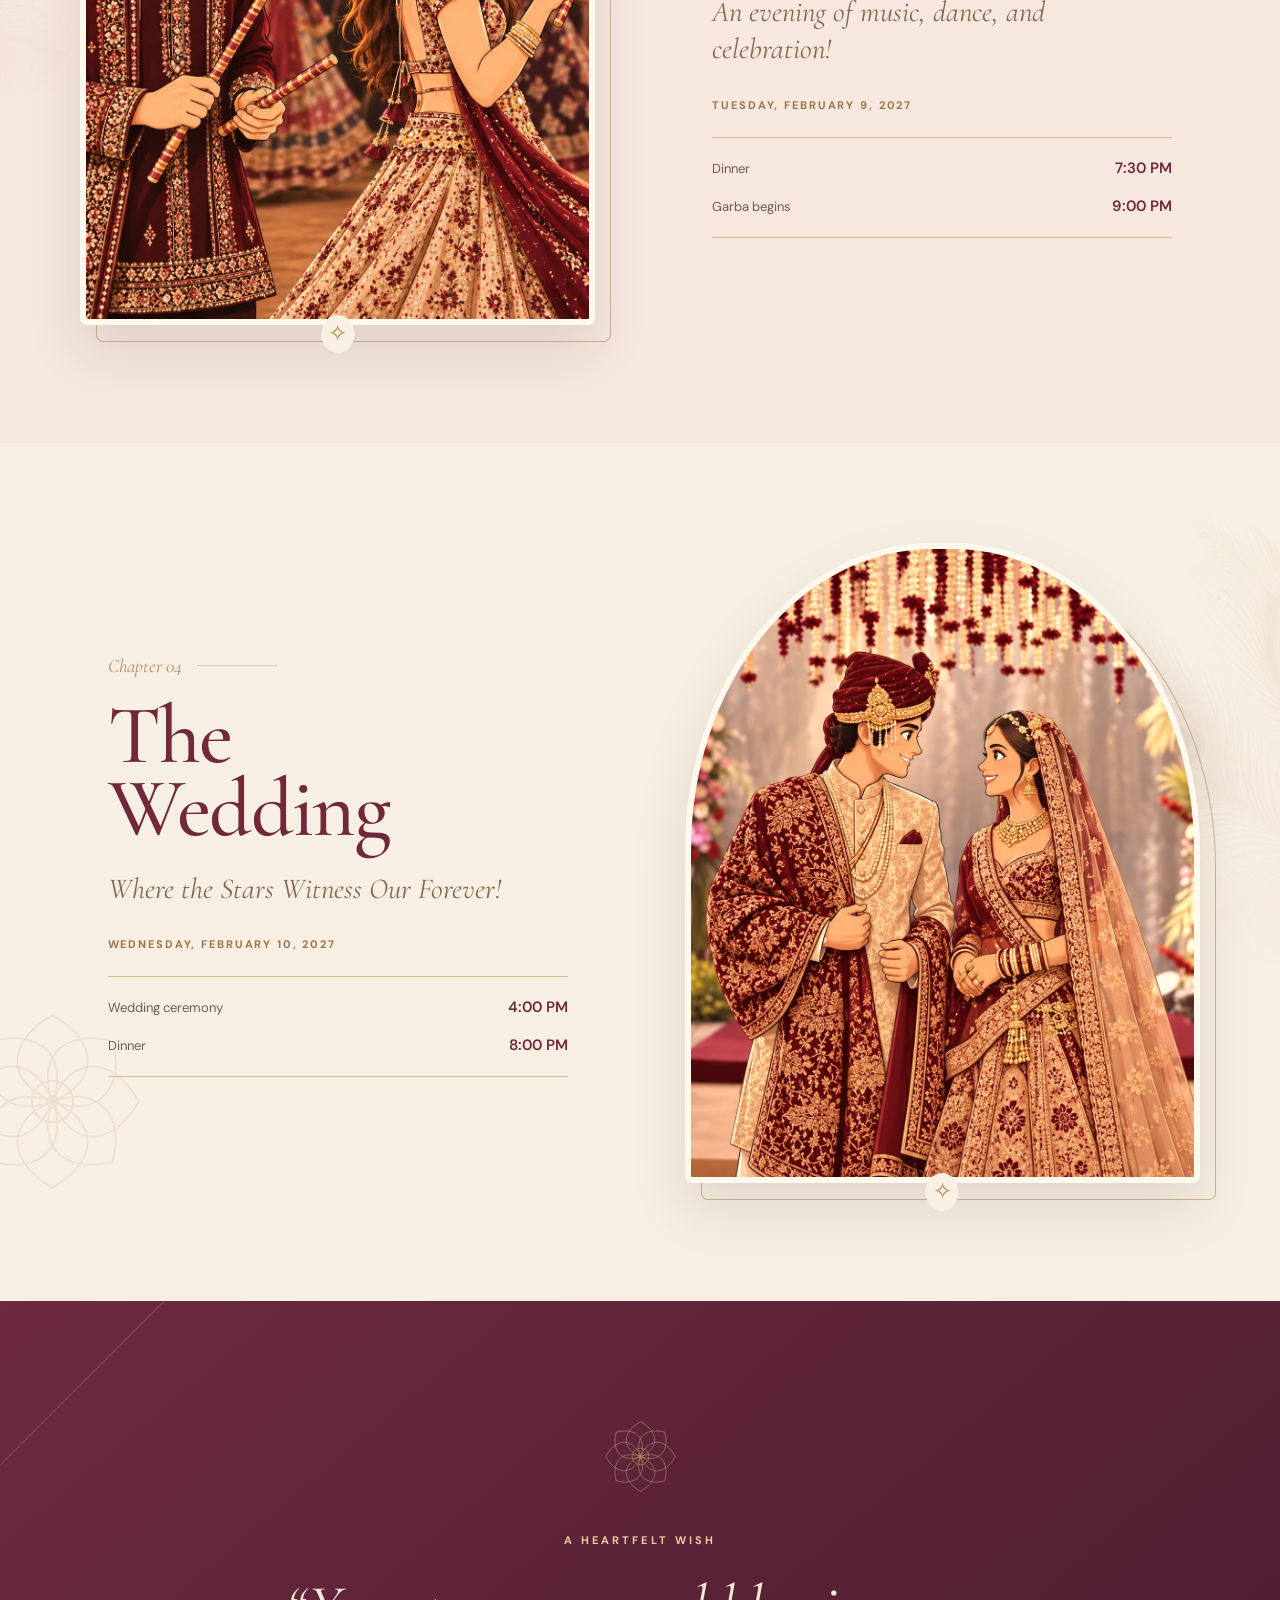
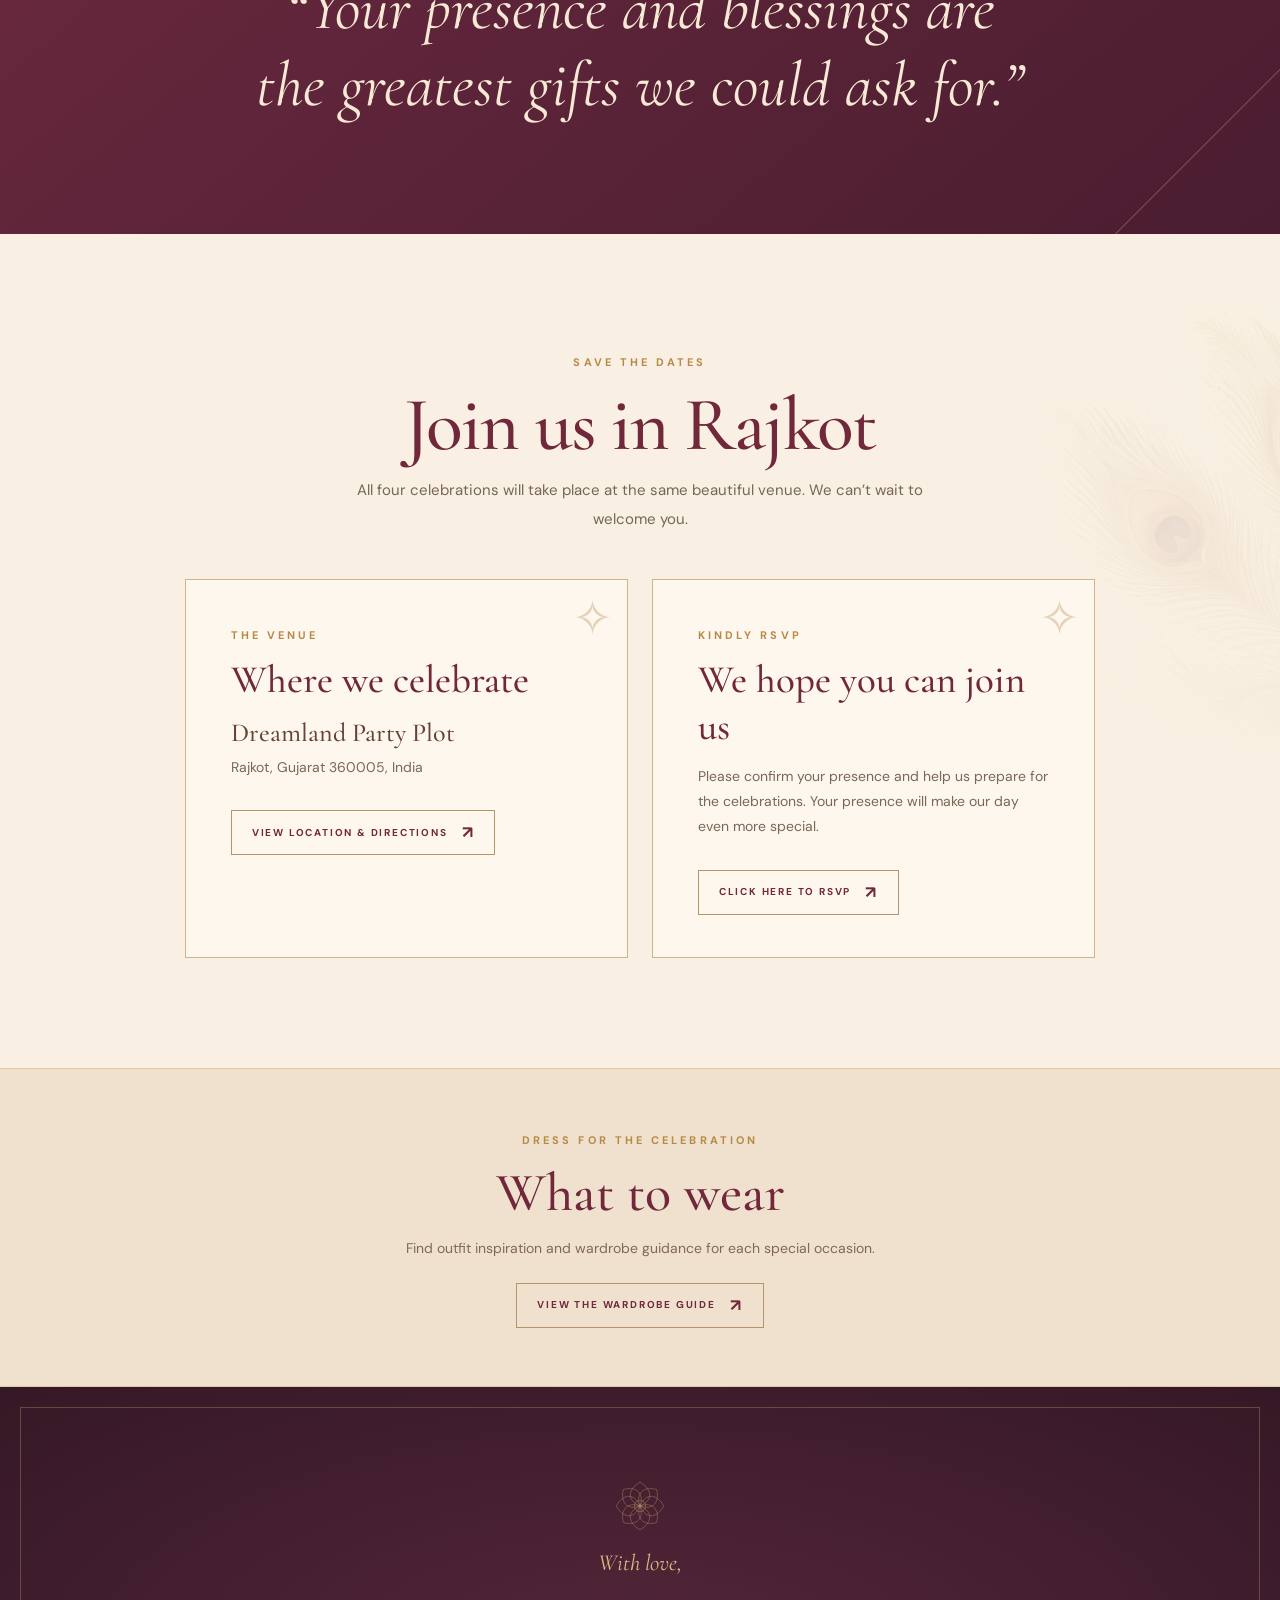
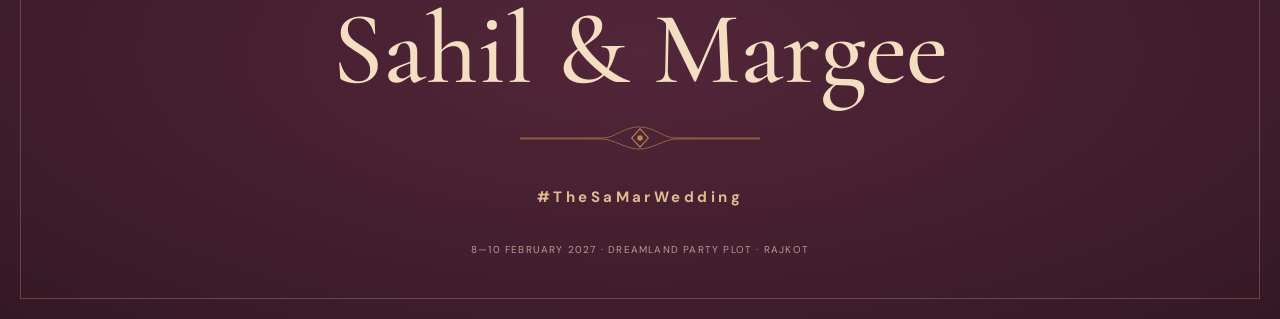
<file: sahil/index.html>
<!DOCTYPE html>
<html lang="en">
<head>
<meta charset="UTF-8">
<meta name="viewport" content="width=device-width, initial-scale=1, viewport-fit=cover">
<meta name="theme-color" content="#f7efe2">
<meta name="description" content="Together with their families, Margee & Sahil invite you to celebrate their wedding in Rajkot, February 8–10, 2027.">
<meta property="og:title" content="Margee & Sahil · Wedding Invitation">
<meta property="og:description" content="Join us for three days of love, tradition and celebration, February 8–10, 2027 in Rajkot.">
<title>Margee & Sahil | The SaMar Wedding</title>
<link rel="canonical" href="https://thesamarstory.com/sahil/">
<link rel="icon" type="image/png" href="images/SM%20logo-2.png">
<link rel="preload" as="image" href="images/peacock-feather-cluster-bg-v4.png">
<link rel="preconnect" href="https://fonts.googleapis.com">
<link rel="preconnect" href="https://fonts.gstatic.com" crossorigin>
<link href="https://fonts.googleapis.com/css2?family=Cormorant+Garamond:ital,wght@0,400;0,500;0,600;1,400;1,500&family=DM+Sans:wght@400;500;600;700&display=swap" rel="stylesheet">
<link rel="stylesheet" href="css/styles.css">
<link rel="stylesheet" href="css/responsive.css?v=20261117-2">
<link rel="stylesheet" href="/css/invitation-entry.css?v=20261124-5">
<script src="js/init.js"></script>
<script src="/js/invitation-entry.js?v=20261124-2" defer></script>
<script src="/js/invitation.js?v=20261124-6" defer></script>
<link rel="stylesheet" href="/margee/gujarati/css/fonts.css">
<link rel="stylesheet" href="/css/invitation-deities.css?v=20261124-1">
</head>
<body>
<div class="progress" aria-hidden="true"></div>
<header class="site-top"><div class="site-top__right"><a href="#celebrations">The celebrations</a><a href="https://forms.gle/antosYJhuy1cyC6z9" target="_blank" rel="noopener noreferrer">Kindly RSVP</a></div></header>
<main>
<!-- EDIT: Hero and wedding logo -->
<section class="hero" id="home" aria-label="Margee and Sahil wedding invitation">
<div class="hero__background" aria-hidden="true"></div>
<div class="hero__content">
<svg class="ganesha" viewBox="112 70 334 415" role="img" aria-label="Stylized Ganesha motif"><defs><filter id="ganpati-gold" x="0" y="0" width="100%" height="100%" color-interpolation-filters="sRGB"><feColorMatrix in="SourceGraphic" type="matrix" values="0 0 0 0 0  0 0 0 0 0  0 0 0 0 0  -0.2126 -0.7152 -0.0722 0 1" result="ink"/><feComponentTransfer in="ink" result="clean-ink"><feFuncA type="linear" slope="1.02" intercept="-0.02"/></feComponentTransfer><feFlood flood-color="#ad814d" result="gold"/><feComposite in="gold" in2="clean-ink" operator="in"/></filter></defs><image href="images/ganpati-reference.jpeg" width="554" height="554" preserveAspectRatio="xMidYMid meet" filter="url(#ganpati-gold)"/></svg>
<p class="sanskrit">॥ श्री गणेशाय नमः ॥</p>
<img class="monogram" src="images/SM%20logo-2.png" alt="M and S wedding monogram" width="2000" height="2000" fetchpriority="high">

<h1><span>Sahil</span><em>&amp;</em><span>Margee</span></h1>
<p class="hero__sub">The beginning of our forever</p>
<div class="flourish"><svg class="filigree" viewBox="0 0 260 36" aria-hidden="true" focusable="false"><path d="M0 18H90c13 0 22-12 39-12s26 12 39 12h92M0 19h88c14 0 26 11 41 11s27-11 41-11h90" fill="none" stroke="currentColor" stroke-width="1" opacity=".7"/><path d="M130 8l9 10-9 10-9-10Z" fill="none" stroke="currentColor" stroke-width="1.2"/><circle cx="130" cy="18" r="3" fill="currentColor"/></svg></div>
<p class="hero__date">8 — 10 February 2027 &nbsp; · &nbsp; Rajkot</p>
<a class="hero__scroll" href="#invitation" aria-label="Scroll to the invitation">Scroll to unfold our story</a>
</div>
</section>
<!-- EDIT: Family invitation -->
<section class="section intro" id="invitation">
<div class="page-width"><div class="intro__card">
<div data-reveal>
<div class="kankotri__invocations" lang="gu">
<div class="kankotri__deity"><div class="kankotri__deity-art"><img src="/margee/gujarati/images/khodiyar-ma-gold.png" alt="શ્રી ખોડિયાર માતાજીનું કલાત્મક ચિત્ર" width="916" height="1024" loading="lazy"></div><span>॥ શ્રી ખોડિયાર માતાજી ॥</span></div>
<div class="kankotri__deity"><div class="kankotri__deity-art"><img class="kankotri__ganpati" src="/margee/gujarati/images/ganpati-ji-gold.png" alt="શ્રી ગણેશજીનું કલાત્મક ચિત્ર" width="1254" height="1254" loading="lazy"></div><span>॥ શ્રી ગણેશાય નમઃ ॥</span></div>
<div class="kankotri__deity"><div class="kankotri__deity-art"><img src="/margee/gujarati/images/dwarkadhish-gold.png" alt="શ્રી દ્વારકાધીશનું કલાત્મક ચિત્ર" width="1088" height="1445" loading="lazy"></div><span>॥ શ્રી દ્વારકાધીશ ॥</span></div>
</div>
<h2 class="section__heading">A celebration of love</h2><p class="section__intro">With grateful hearts and the blessings of the Almighty,</p></div>
<div class="intro__names">
<div class="person" data-reveal="left"><p class="parents">Mrs. Vaishaliben &amp; Mr. Mansukhbhai Mohanbhai Gami</p><p class="section__intro">joyfully invite you to celebrate a beautiful new chapter of their son</p><strong>SAHIL</strong></div>
<div class="intro__amp" data-reveal>with</div>
<div class="person" data-reveal="right"><strong>MARGEE</strong><p class="parents">D/o Mrs. Krishnaben &amp; Mr. Chandubhai Bavanjibhai Pipaliya</p></div>
</div>
<p class="intro__message" data-reveal>Gami Family request the pleasure of your company as they begin a beautiful new chapter. Your gracious presence and blessings will make every moment more memorable.</p>
<div class="flourish" data-reveal><svg class="filigree" viewBox="0 0 260 36" aria-hidden="true" focusable="false"><path d="M0 18H90c13 0 22-12 39-12s26 12 39 12h92M0 19h88c14 0 26 11 41 11s27-11 41-11h90" fill="none" stroke="currentColor" stroke-width="1" opacity=".7"/><path d="M130 8l9 10-9 10-9-10Z" fill="none" stroke="currentColor" stroke-width="1.2"/><circle cx="130" cy="18" r="3" fill="currentColor"/></svg></div>
</div></div>
</section>
<!-- EDIT: Celebration navigation -->
<section class="section chapters" id="celebrations"><div class="page-width">
<span class="eyebrow" data-reveal>Four beautiful celebrations</span>
<h2 class="section__heading" data-reveal>Our wedding festivities</h2>
<p class="section__intro" data-reveal>From sacred traditions to laughter, music and dancing — every moment will be lovelier with you there.</p>
<nav class="chapter-row" aria-label="Jump to a celebration" data-reveal><a href="#mandap">01 · Mandap</a><a href="#carnival">02 · Carnival</a><a href="#garba">03 · Grand Garba</a><a href="#wedding">04 · Wedding</a></nav>
</div></section>
<!-- EDIT: Mandap details -->
<section class="section event event--mandap" id="mandap">
<div class="event__motif" aria-hidden="true"><svg viewBox="0 0 120 120" class="flower-svg" aria-hidden="true"><g fill="none" stroke="currentColor" stroke-width=".9" opacity=".7"><path d="M60 14C35 28 35 50 60 60c25-10 25-32 0-46Z"/><path d="M60 106c25-14 25-36 0-46-25 10-25 32 0 46Z"/><path d="M14 60c14 25 36 25 46 0-10-25-32-25-46 0Z"/><path d="M106 60c-14-25-36-25-46 0 10 25 32 25 46 0Z"/><path d="M28 28c-7 25 8 41 32 32 9-24-7-39-32-32Z"/><path d="M92 92c7-25-8-41-32-32-9 24 7 39 32 32Z"/><path d="M92 28c-25-7-41 8-32 32 24 9 39-7 32-32Z"/><path d="M28 92c25 7 41-8 32-32-24-9-39 7-32 32Z"/><circle cx="60" cy="60" r="11"/><circle cx="60" cy="60" r="3"/></g></svg></div>
<div class="page-width event__layout">
<figure class="event__art" data-reveal="left"><img loading="lazy" src="images/mandap.webp" alt="Illustration of Margee and Sahil with family during a traditional festive ceremony"></figure>
<div class="event__copy" data-reveal="right"><div class="event__number">Chapter 01</div><h3>Mandap</h3><p class="event__poem">A sacred beginning to our forever.</p><span class="event__date">Monday, February 8, 2027</span><div class="event__schedule"><div class="time-row"><span class="time-label">Ceremony begins</span><span class="time-value">2:30 PM</span></div><div class="time-row"><span class="time-label">Dinner</span><span class="time-value">7:30 PM</span></div></div></div>
</div></section>
<!-- EDIT: Carnival details -->
<section class="section event event--carnival event--reverse" id="carnival">
<div class="event__motif" aria-hidden="true"><svg viewBox="0 0 120 120" class="flower-svg" aria-hidden="true"><g fill="none" stroke="currentColor" stroke-width=".9" opacity=".7"><path d="M60 14C35 28 35 50 60 60c25-10 25-32 0-46Z"/><path d="M60 106c25-14 25-36 0-46-25 10-25 32 0 46Z"/><path d="M14 60c14 25 36 25 46 0-10-25-32-25-46 0Z"/><path d="M106 60c-14-25-36-25-46 0 10 25 32 25 46 0Z"/><path d="M28 28c-7 25 8 41 32 32 9-24-7-39-32-32Z"/><path d="M92 92c7-25-8-41-32-32-9 24 7 39 32 32Z"/><path d="M92 28c-25-7-41 8-32 32 24 9 39-7 32-32Z"/><path d="M28 92c25 7 41-8 32-32-24-9-39 7-32 32Z"/><circle cx="60" cy="60" r="11"/><circle cx="60" cy="60" r="3"/></g></svg></div><div class="page-width event__layout">
<figure class="event__art" data-reveal="right"><img loading="lazy" src="images/carnival.webp" alt="Illustration of the happy couple waving at a cheerful outdoor carnival"></figure>
<div class="event__copy" data-reveal="left"><div class="event__number">Chapter 02</div><h3>Carnival</h3><p class="event__poem">A day of joy, laughter and celebration.</p><p class="event__body">Let the fun and festivities begin!</p><span class="event__date">Tuesday, February 9, 2027</span><div class="event__schedule"><div class="time-row"><span class="time-label">The festivities begin</span><span class="time-value">10:00 AM</span></div></div></div>
</div></section>
<!-- EDIT: Grand Garba details -->
<section class="section event event--garba" id="garba">
<div class="event__motif" aria-hidden="true"><svg viewBox="0 0 120 120" class="flower-svg" aria-hidden="true"><g fill="none" stroke="currentColor" stroke-width=".9" opacity=".7"><path d="M60 14C35 28 35 50 60 60c25-10 25-32 0-46Z"/><path d="M60 106c25-14 25-36 0-46-25 10-25 32 0 46Z"/><path d="M14 60c14 25 36 25 46 0-10-25-32-25-46 0Z"/><path d="M106 60c-14-25-36-25-46 0 10 25 32 25 46 0Z"/><path d="M28 28c-7 25 8 41 32 32 9-24-7-39-32-32Z"/><path d="M92 92c7-25-8-41-32-32-9 24 7 39 32 32Z"/><path d="M92 28c-25-7-41 8-32 32 24 9 39-7 32-32Z"/><path d="M28 92c25 7 41-8 32-32-24-9-39 7-32 32Z"/><circle cx="60" cy="60" r="11"/><circle cx="60" cy="60" r="3"/></g></svg></div><div class="page-width event__layout">
<figure class="event__art" data-reveal="left"><img loading="lazy" src="images/garba.webp" alt="Illustration of Margee and Sahil with dandiya sticks dancing amid warm festive lights"></figure>
<div class="event__copy" data-reveal="right"><div class="event__number">Chapter 03</div><h3>Grand<br>Garba</h3><p class="event__poem">An evening of music, dance, and celebration!</p><span class="event__date">Tuesday, February 9, 2027</span><div class="event__schedule"><div class="time-row"><span class="time-label">Dinner</span><span class="time-value">7:30 PM</span></div><div class="time-row"><span class="time-label">Garba begins</span><span class="time-value">9:00 PM</span></div></div></div>
</div></section>
<!-- EDIT: Wedding details -->
<section class="section event event--wedding event--reverse" id="wedding">
<div class="event__motif" aria-hidden="true"><svg viewBox="0 0 120 120" class="flower-svg" aria-hidden="true"><g fill="none" stroke="currentColor" stroke-width=".9" opacity=".7"><path d="M60 14C35 28 35 50 60 60c25-10 25-32 0-46Z"/><path d="M60 106c25-14 25-36 0-46-25 10-25 32 0 46Z"/><path d="M14 60c14 25 36 25 46 0-10-25-32-25-46 0Z"/><path d="M106 60c-14-25-36-25-46 0 10 25 32 25 46 0Z"/><path d="M28 28c-7 25 8 41 32 32 9-24-7-39-32-32Z"/><path d="M92 92c7-25-8-41-32-32-9 24 7 39 32 32Z"/><path d="M92 28c-25-7-41 8-32 32 24 9 39-7 32-32Z"/><path d="M28 92c25 7 41-8 32-32-24-9-39 7-32 32Z"/><circle cx="60" cy="60" r="11"/><circle cx="60" cy="60" r="3"/></g></svg></div><div class="page-width event__layout">
<figure class="event__art" data-reveal="right"><img loading="lazy" src="images/wedding.webp" alt="Illustration of Margee and Sahil in regal traditional wedding attire under floral garlands"></figure>
<div class="event__copy" data-reveal="left"><div class="event__number">Chapter 04</div><h3>The<br>Wedding</h3><p class="event__poem">Where the Stars Witness Our Forever!</p><span class="event__date">Wednesday, February 10, 2027</span><div class="event__schedule"><div class="time-row"><span class="time-label">Wedding ceremony</span><span class="time-value">4:00 PM</span></div><div class="time-row"><span class="time-label">Dinner</span><span class="time-value">8:00 PM</span></div></div></div>
</div></section>
<!-- EDIT: Blessing quote -->
<section class="section quote-section"><div class="page-width" data-reveal><div class="footer__flower"><svg viewBox="0 0 120 120" class="flower-svg" aria-hidden="true"><g fill="none" stroke="currentColor" stroke-width=".9" opacity=".7"><path d="M60 14C35 28 35 50 60 60c25-10 25-32 0-46Z"/><path d="M60 106c25-14 25-36 0-46-25 10-25 32 0 46Z"/><path d="M14 60c14 25 36 25 46 0-10-25-32-25-46 0Z"/><path d="M106 60c-14-25-36-25-46 0 10 25 32 25 46 0Z"/><path d="M28 28c-7 25 8 41 32 32 9-24-7-39-32-32Z"/><path d="M92 92c7-25-8-41-32-32-9 24 7 39 32 32Z"/><path d="M92 28c-25-7-41 8-32 32 24 9 39-7 32-32Z"/><path d="M28 92c25 7 41-8 32-32-24-9-39 7-32 32Z"/><circle cx="60" cy="60" r="11"/><circle cx="60" cy="60" r="3"/></g></svg></div><span class="eyebrow">A heartfelt wish</span><blockquote>“Your presence and blessings are the greatest gifts we could ask for.”</blockquote></div></section>
<!-- EDIT: Venue and RSVP links -->
<section class="section logistics" id="rsvp"><div class="page-width">
<span class="eyebrow" data-reveal>Save the dates</span><h2 class="section__heading" data-reveal>Join us in Rajkot</h2><p class="section__intro" data-reveal>All four celebrations will take place at the same beautiful venue. We can’t wait to welcome you.</p>
<div class="logistics__grid">
<div class="info-card" data-reveal="left"><span class="eyebrow">The venue</span><h3>Where we celebrate</h3><p class="venue-name">Dreamland Party Plot</p><p>Rajkot, Gujarat 360005, India</p><a class="cta cta--outline" href="https://www.google.com/maps/dir/7P3H%2BVQ+Dreamland+Party+Plot,+Rajkot,+Gujarat+360005/data=!4m6!4m5!1m1!4e2!1m2!1m1!1s0x3959cb16087f8431:0x62b7b4e70be9f116?sa=X&amp;ved=1t:57443&amp;ictx=111" target="_blank" rel="noopener noreferrer">View location &amp; directions</a></div>
<div class="info-card" data-reveal="right"><span class="eyebrow">Kindly RSVP</span><h3>We hope you can join us</h3><p>Please confirm your presence and help us prepare for the celebrations. Your presence will make our day even more special.</p><a class="cta cta--outline" href="https://forms.gle/antosYJhuy1cyC6z9" target="_blank" rel="noopener noreferrer">Click here to RSVP</a></div>
</div>
</div></section>
<!-- EDIT: Wardrobe guidance and link -->
<section class="section wardrobe"><div class="wardrobe__wrap" data-reveal><span class="eyebrow">Dress for the celebration</span><h2>What to wear</h2><p>Find outfit inspiration and wardrobe guidance for each special occasion.</p><a class="cta cta--outline" href="https://thesamarstory.com/wardrobe" target="_blank" rel="noopener noreferrer">View the wardrobe guide</a></div></section>
<footer class="footer" id="end"><div class="page-width" data-reveal><div class="footer__flower"><svg viewBox="0 0 120 120" class="flower-svg" aria-hidden="true"><g fill="none" stroke="currentColor" stroke-width=".9" opacity=".7"><path d="M60 14C35 28 35 50 60 60c25-10 25-32 0-46Z"/><path d="M60 106c25-14 25-36 0-46-25 10-25 32 0 46Z"/><path d="M14 60c14 25 36 25 46 0-10-25-32-25-46 0Z"/><path d="M106 60c-14-25-36-25-46 0 10 25 32 25 46 0Z"/><path d="M28 28c-7 25 8 41 32 32 9-24-7-39-32-32Z"/><path d="M92 92c7-25-8-41-32-32-9 24 7 39 32 32Z"/><path d="M92 28c-25-7-41 8-32 32 24 9 39-7 32-32Z"/><path d="M28 92c25 7 41-8 32-32-24-9-39 7-32 32Z"/><circle cx="60" cy="60" r="11"/><circle cx="60" cy="60" r="3"/></g></svg></div><p class="footer__line">With love,</p><p class="footer__names">Sahil &amp; Margee</p><div class="flourish"><svg class="filigree" viewBox="0 0 260 36" aria-hidden="true" focusable="false"><path d="M0 18H90c13 0 22-12 39-12s26 12 39 12h92M0 19h88c14 0 26 11 41 11s27-11 41-11h90" fill="none" stroke="currentColor" stroke-width="1" opacity=".7"/><path d="M130 8l9 10-9 10-9-10Z" fill="none" stroke="currentColor" stroke-width="1.2"/><circle cx="130" cy="18" r="3" fill="currentColor"/></svg></div><p class="footer__hash">#TheSaMarWedding</p><p class="footer__small">8—10 February 2027 · Dreamland Party Plot · Rajkot</p></div></footer>
</main>
<a class="back-top" href="#home" aria-label="Back to top">↑</a>
<script src="js/main.js"></script>
</body>
</html>
</file>
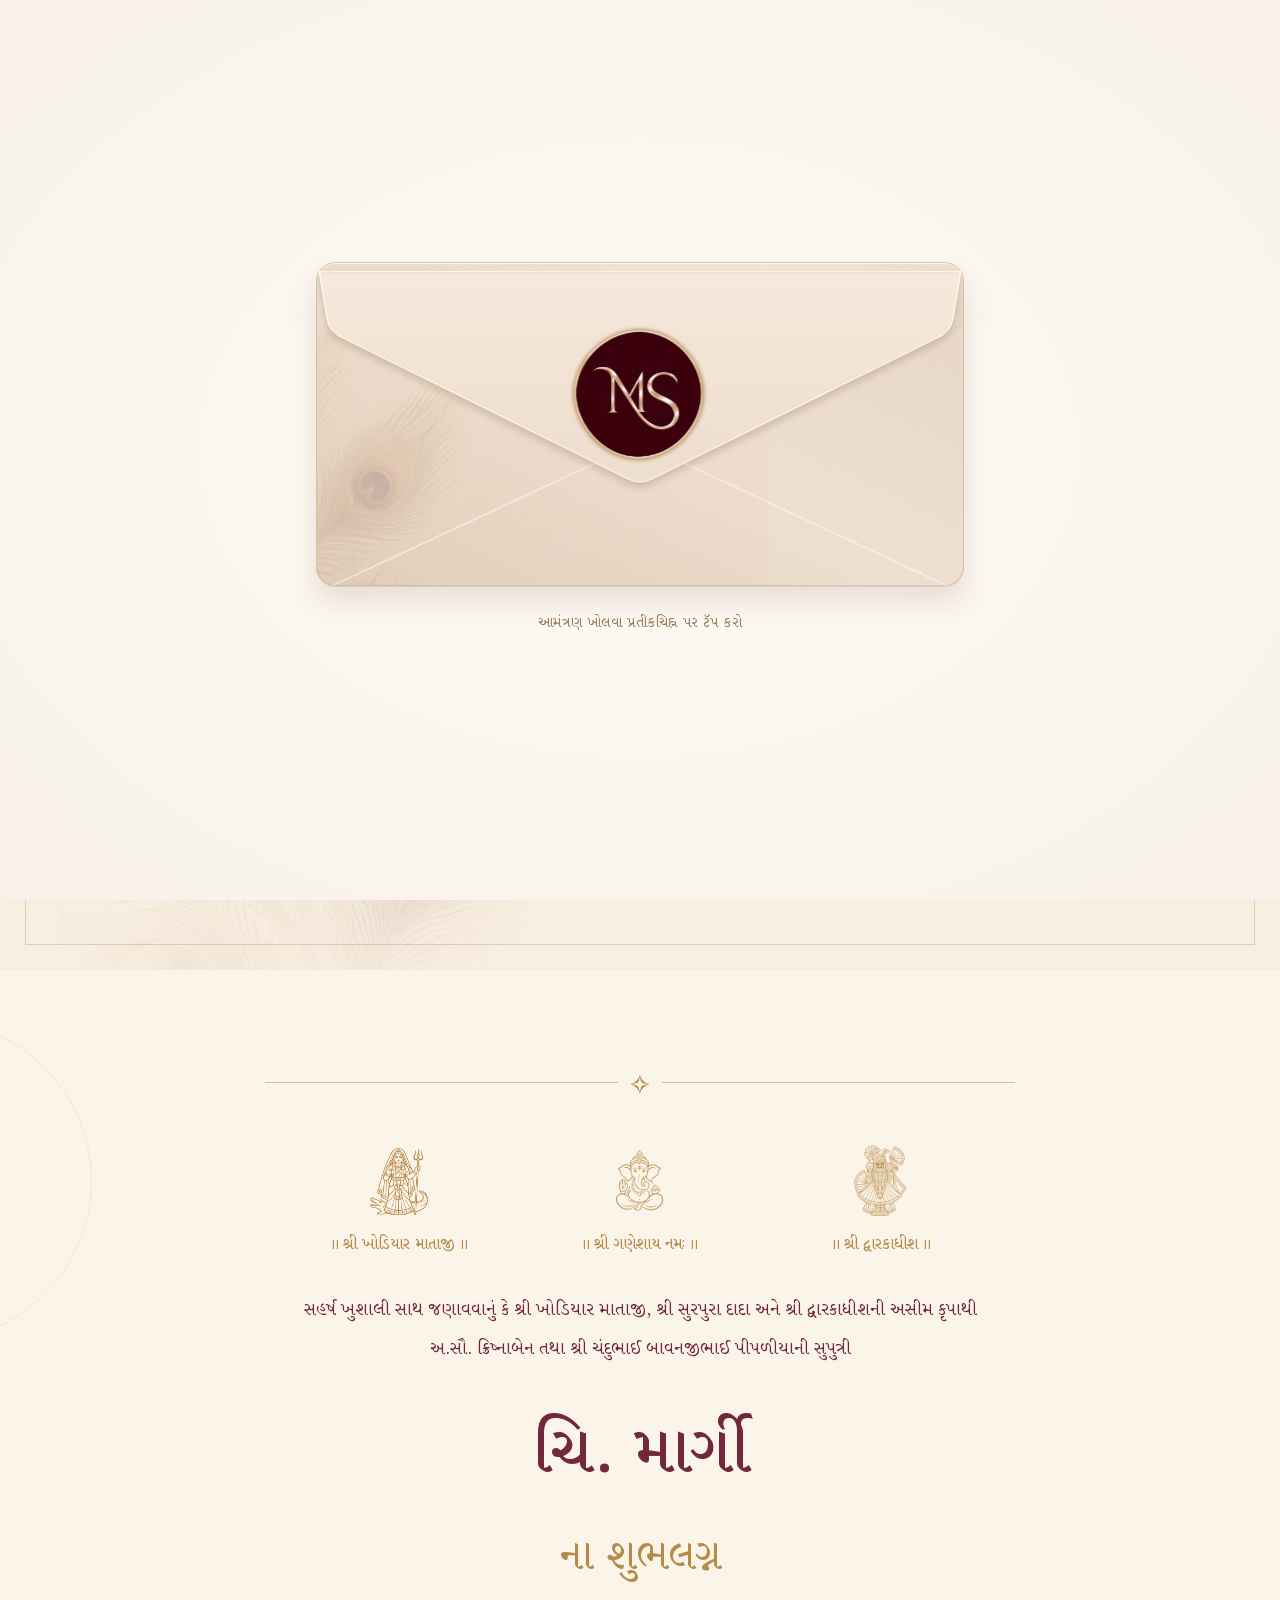
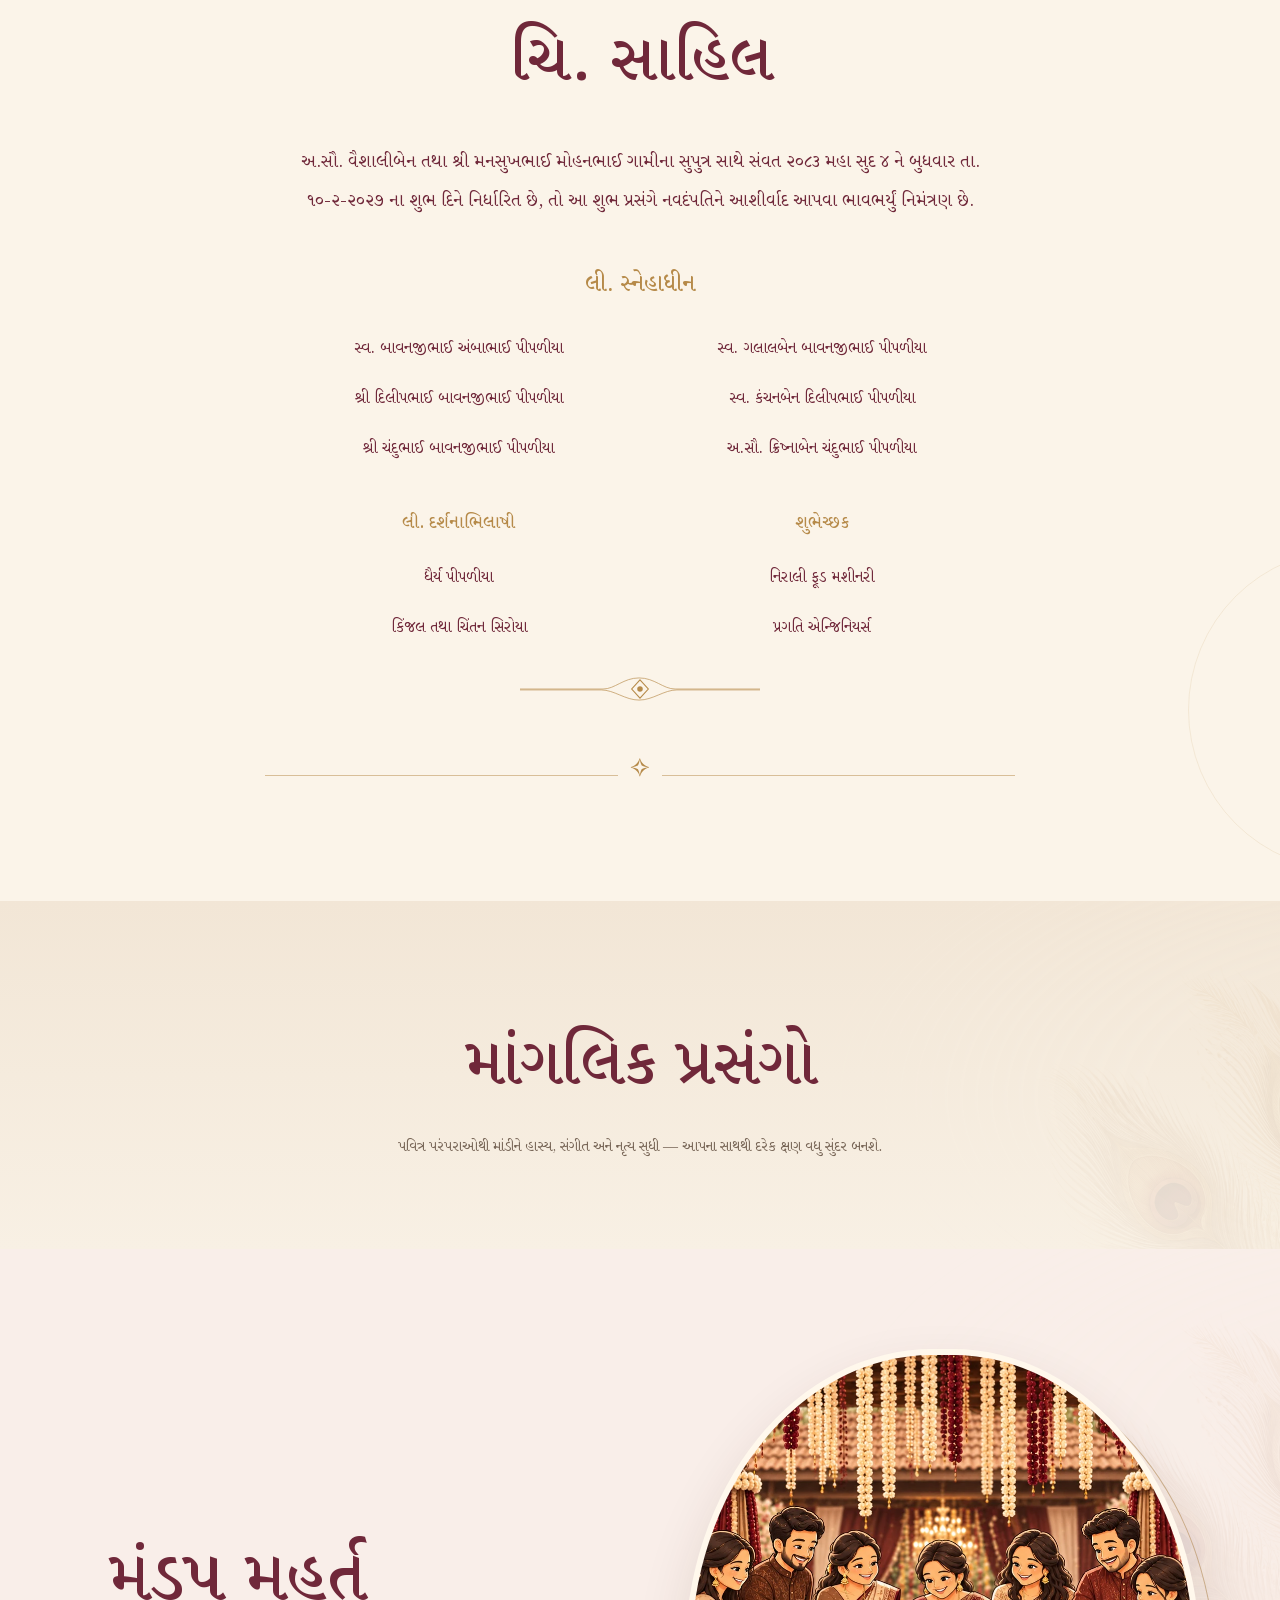
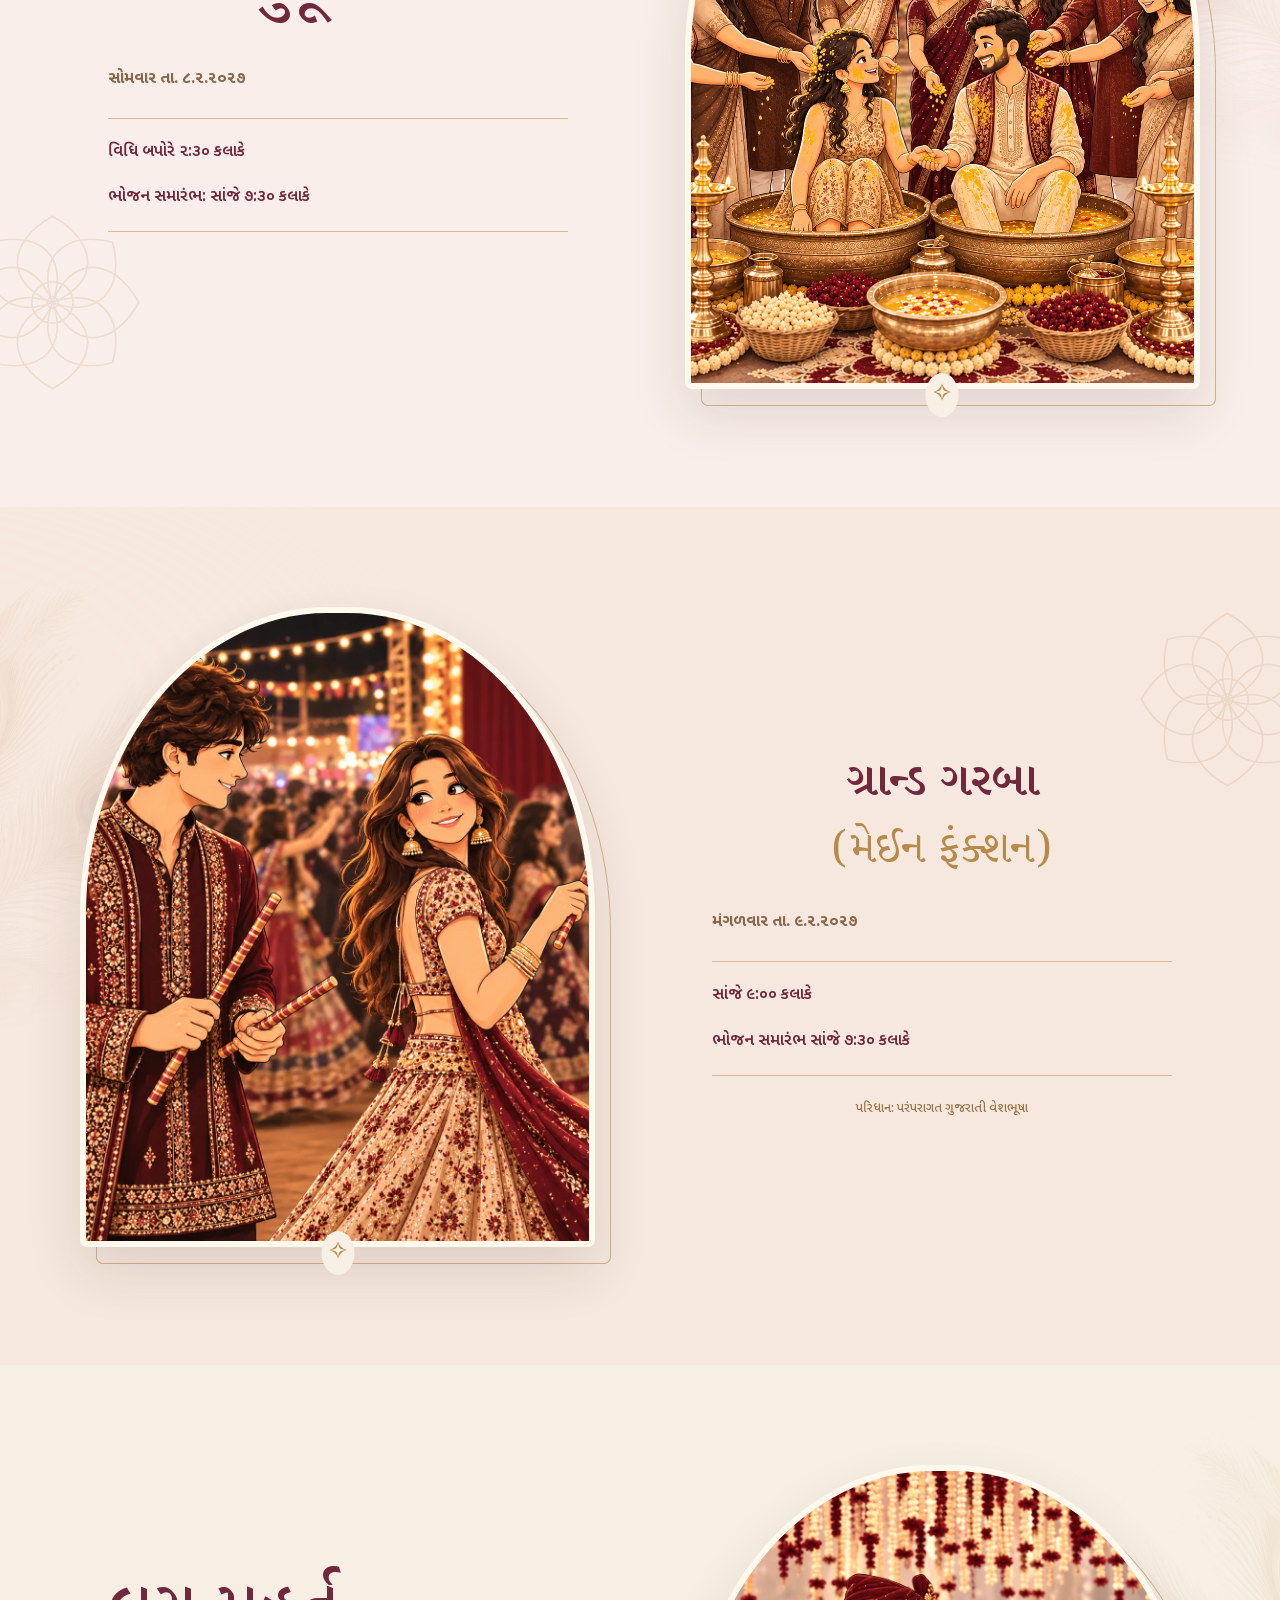
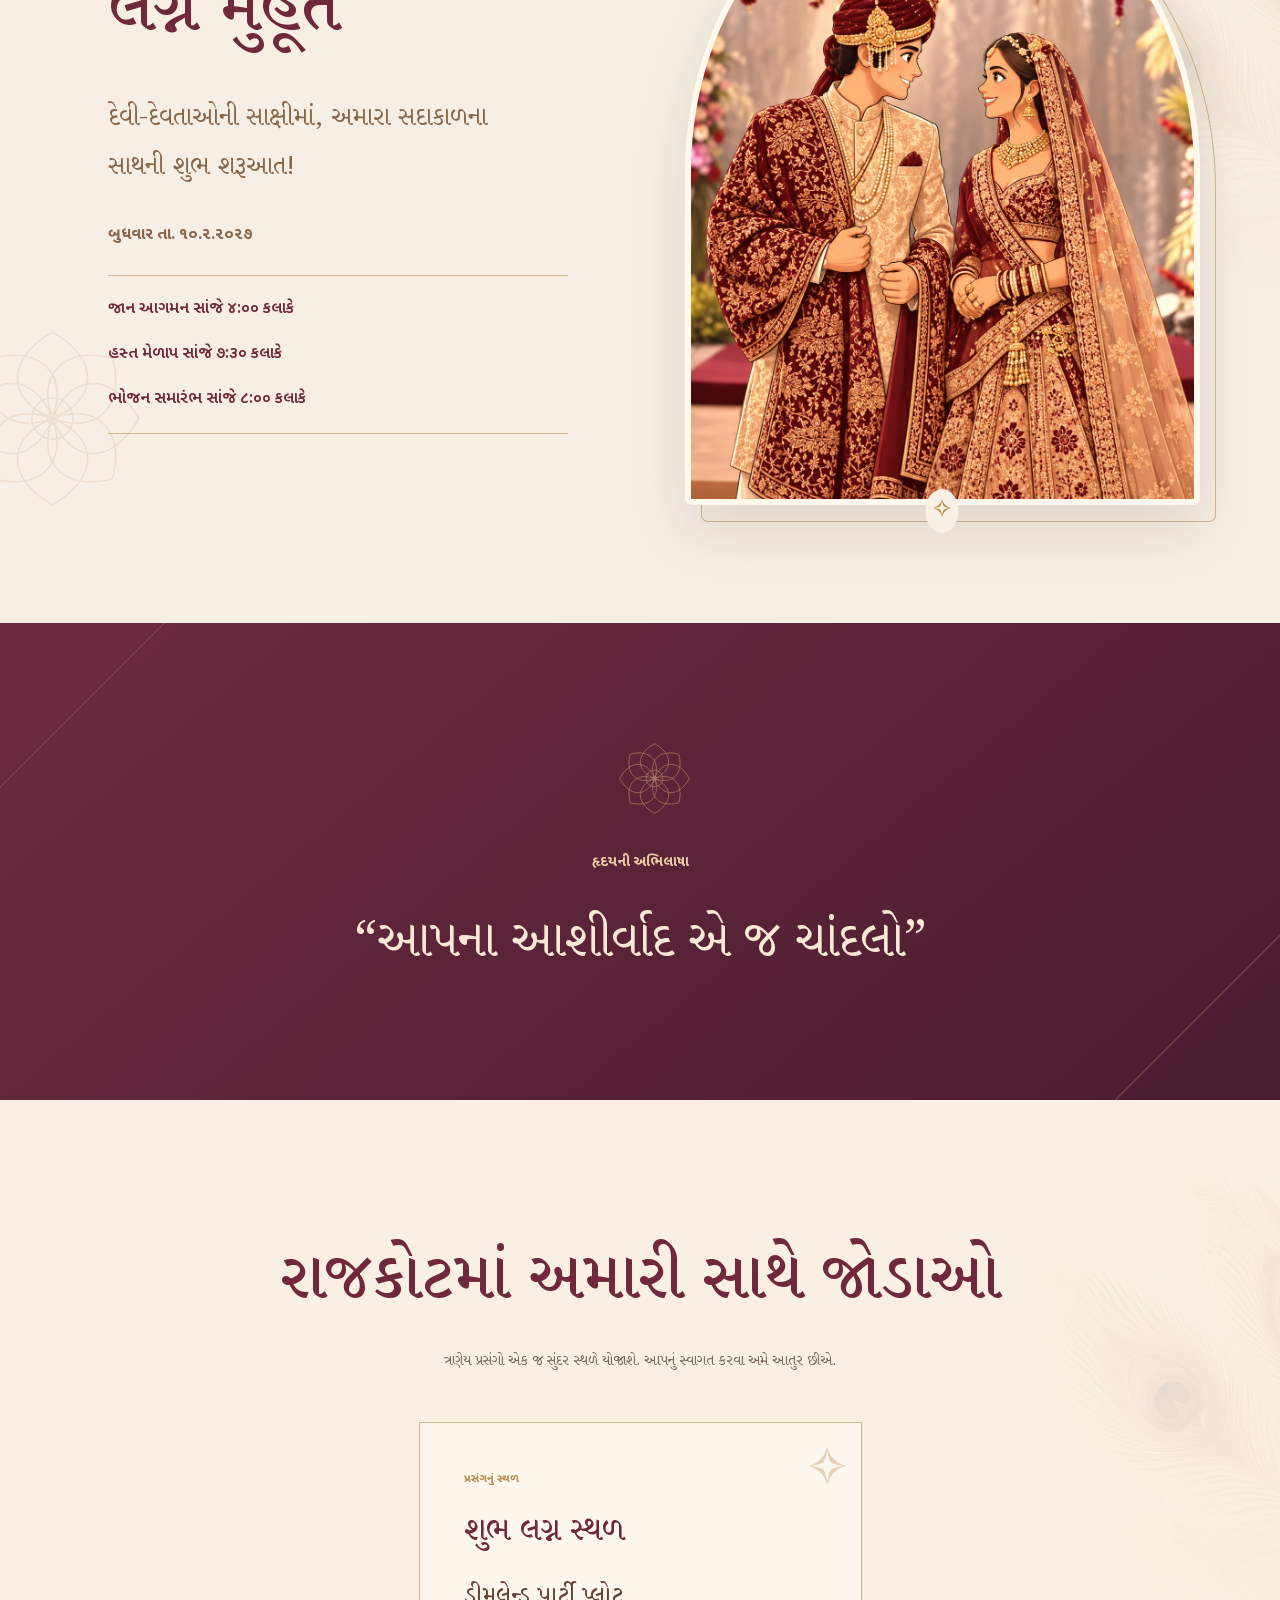
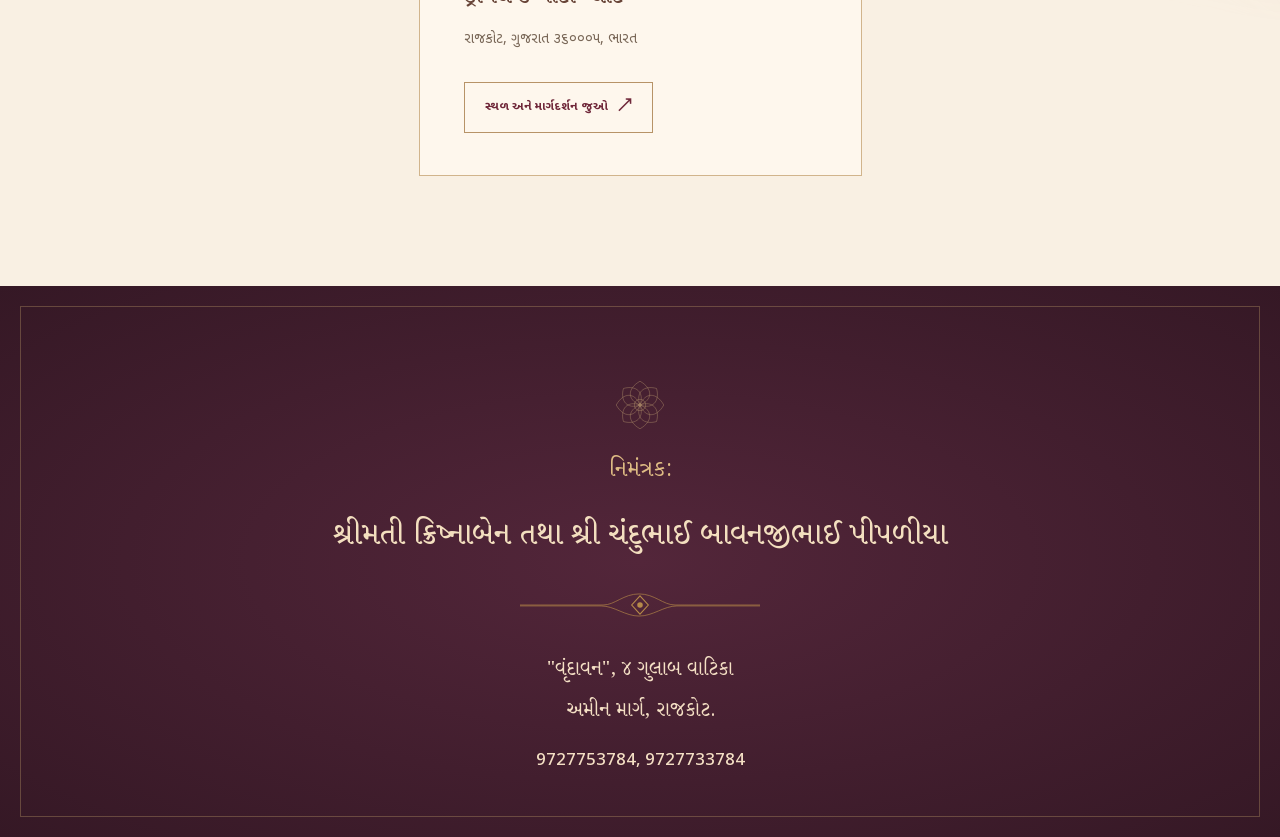
<file: margee/gujarati/index.html>
<!DOCTYPE html>
<html lang="gu">
<head>
<meta charset="UTF-8">
<meta name="viewport" content="width=device-width, initial-scale=1, viewport-fit=cover">
<meta name="theme-color" content="#f7efe2">
<meta name="description" content="પોતાના પરિવારજનો સાથે માર્ગી અને સાહિલ આપને ૮–૧૦ ફેબ્રુઆરી ૨૦૨૭ દરમિયાન રાજકોટમાં તેમના લગ્નોત્સવમાં સહભાગી થવા આમંત્રણ આપે છે.">
<meta property="og:title" content="માર્ગી અને સાહિલ · લગ્નનું આમંત્રણ">
<meta property="og:description" content="૮–૧૦ ફેબ્રુઆરી ૨૦૨૭ દરમિયાન રાજકોટમાં પ્રેમ, પરંપરા અને ઉજવણીના ત્રણ દિવસ અમારી સાથે માણો.">
<title>માર્ગી અને સાહિલ | સામારનાં લગ્ન</title>
<link href="css/fonts.css" rel="stylesheet">
<link rel="stylesheet" href="css/styles.css?v=gu-deity-illustrations-1">
<link rel="stylesheet" href="css/responsive.css?v=20261124-1">
<link rel="stylesheet" href="/css/language-switch.css?v=20261124-2">
<link rel="canonical" href="https://thesamarstory.com/margee/gujarati/">
<link rel="icon" type="image/png" href="images/SM%20logo-2.png">
<link rel="preload" as="image" href="images/peacock-feather-cluster-bg-v4.png">
<link rel="stylesheet" href="/css/invitation-entry.css?v=20261124-5">
<script src="js/init.js"></script>
<script src="/js/invitation-entry.js?v=20261124-2" defer></script>
<script src="/js/invitation.js?v=20261124-6" defer></script>
<link rel="stylesheet" href="/css/invitation-deities.css?v=20261124-1">
</head>
<body>
<div class="progress" aria-hidden="true"></div>
<header class="site-top"><div class="site-top__right"><a href="#celebrations">લગ્નોત્સવ</a></div><nav class="language-switch" aria-label="આમંત્રણની ભાષા"><a href="/margee/relatives/" lang="en" hreflang="en">English</a><a href="/margee/gujarati/" lang="gu" hreflang="gu" aria-current="page">ગુજરાતી</a></nav></header>
<main>
<!-- EDIT: Hero and wedding logo -->
<section class="hero" id="home" aria-label="માર્ગી અને સાહિલના લગ્નનું આમંત્રણ">
<div class="hero__background" aria-hidden="true"></div>
<div class="hero__content">
<svg class="ganesha" viewBox="112 70 334 415" role="img" aria-label="શ્રી ગણેશજીનું કલાત્મક ચિત્ર"><defs><filter id="ganpati-gold" x="0" y="0" width="100%" height="100%" color-interpolation-filters="sRGB"><feColorMatrix in="SourceGraphic" type="matrix" values="0 0 0 0 0  0 0 0 0 0  0 0 0 0 0  -0.2126 -0.7152 -0.0722 0 1" result="ink"/><feComponentTransfer in="ink" result="clean-ink"><feFuncA type="linear" slope="1.02" intercept="-0.02"/></feComponentTransfer><feFlood flood-color="#ad814d" result="gold"/><feComposite in="gold" in2="clean-ink" operator="in"/></filter></defs><image href="images/ganpati-reference.jpeg" width="554" height="554" preserveAspectRatio="xMidYMid meet" filter="url(#ganpati-gold)"/></svg>
<p class="sanskrit">॥ શ્રી ગણેશાય નમઃ ॥</p>
<img class="monogram" src="images/SM%20logo-2.png" alt="માર્ગી અને સાહિલના લગ્નનું પ્રતીકચિહ્ન" width="155" height="155" fetchpriority="high">

<h1><span>માર્ગી</span><em>અને</em><span>સાહિલ</span></h1>
<div class="flourish"><svg class="filigree" viewBox="0 0 260 36" aria-hidden="true" focusable="false"><path d="M0 18H90c13 0 22-12 39-12s26 12 39 12h92M0 19h88c14 0 26 11 41 11s27-11 41-11h90" fill="none" stroke="currentColor" stroke-width="1" opacity=".7"/><path d="M130 8l9 10-9 10-9-10Z" fill="none" stroke="currentColor" stroke-width="1.2"/><circle cx="130" cy="18" r="3" fill="currentColor"/></svg></div>
<p class="hero__date">૮ - ૧૦ ફેબ્રુઆરી ૨૦૨૭   ·   રાજકોટ</p>
</div>
</section>
<!-- EDIT: Family invitation -->
<section class="section intro" id="invitation">
<div class="page-width"><div class="intro__card">
<div data-reveal>
<div class="kankotri__invocations" lang="gu">
<div class="kankotri__deity"><div class="kankotri__deity-art"><img src="/margee/gujarati/images/khodiyar-ma-gold.png" alt="શ્રી ખોડિયાર માતાજીનું કલાત્મક ચિત્ર" width="916" height="1024" loading="lazy"></div><span>॥ શ્રી ખોડિયાર માતાજી ॥</span></div>
<div class="kankotri__deity"><div class="kankotri__deity-art"><img class="kankotri__ganpati" src="/margee/gujarati/images/ganpati-ji-gold.png" alt="શ્રી ગણેશજીનું કલાત્મક ચિત્ર" width="1254" height="1254" loading="lazy"></div><span>॥ શ્રી ગણેશાય નમઃ ॥</span></div>
<div class="kankotri__deity"><div class="kankotri__deity-art"><img src="/margee/gujarati/images/dwarkadhish-gold.png" alt="શ્રી દ્વારકાધીશનું કલાત્મક ચિત્ર" width="1088" height="1445" loading="lazy"></div><span>॥ શ્રી દ્વારકાધીશ ॥</span></div>
</div>
<p class="section__intro kankotri__intro">સહર્ષ ખુશાલી સાથ જણાવવાનું કે શ્રી ખોડિયાર માતાજી, શ્રી સુરપુરા દાદા અને શ્રી દ્વારકાધીશની અસીમ કૃપાથી અ.સૌ. ક્રિષ્નાબેન તથા શ્રી ચંદુભાઈ બાવનજીભાઈ પીપળીયાની સુપુત્રી</p>
</div>
<div class="intro__names">
<div class="person" data-reveal="left"><strong role="heading" aria-level="2">ચિ. માર્ગી</strong></div>
<div class="intro__amp" data-reveal>ના શુભલગ્ન</div>
<div class="person" data-reveal="right"><strong role="heading" aria-level="2">ચિ. સાહિલ</strong></div>
</div>
<p class="intro__message" data-reveal>અ.સૌ. વૈશાલીબેન તથા શ્રી મનસુખભાઈ મોહનભાઈ ગામીના સુપુત્ર સાથે સંવત ૨૦૮૩ મહા સુદ ૪ ને બુધવાર તા. ૧૦-૨-૨૦૨૭ ના શુભ દિને નિર્ધારિત છે, તો આ શુભ પ્રસંગે નવદંપતિને આશીર્વાદ આપવા ભાવભર્યું નિમંત્રણ છે.</p>
<div class="kankotri__family" data-reveal>
<h3 class="kankotri__heading" id="kankotri-family-heading">લી. સ્નેહાધીન</h3>
<table class="kankotri__table" aria-labelledby="kankotri-family-heading"><tbody>
<tr><td>સ્વ. બાવનજીભાઈ અંબાભાઈ પીપળીયા</td><td>સ્વ. ગલાલબેન બાવનજીભાઈ પીપળીયા</td></tr>
<tr><td>શ્રી દિલીપભાઈ બાવનજીભાઈ પીપળીયા</td><td>સ્વ. કંચનબેન દિલીપભાઈ પીપળીયા</td></tr>
<tr><td>શ્રી ચંદુભાઈ બાવનજીભાઈ પીપળીયા</td><td>અ.સૌ. ક્રિષ્નાબેન ચંદુભાઈ પીપળીયા</td></tr>
</tbody></table>
</div>
<div class="kankotri__supporters" data-reveal>
<table class="kankotri__table"><thead><tr><th scope="col">લી. દર્શનાભિલાષી</th><th scope="col">શુભેચ્છક</th></tr></thead><tbody>
<tr><td>ધૈર્ય પીપળીયા</td><td>નિરાલી ફૂડ મશીનરી</td></tr>
<tr><td>કિંજલ તથા ચિંતન સિરોયા</td><td>પ્રગતિ એન્જિનિયર્સ</td></tr>
</tbody></table>
</div>
<div class="flourish" data-reveal><svg class="filigree" viewBox="0 0 260 36" aria-hidden="true" focusable="false"><path d="M0 18H90c13 0 22-12 39-12s26 12 39 12h92M0 19h88c14 0 26 11 41 11s27-11 41-11h90" fill="none" stroke="currentColor" stroke-width="1" opacity=".7"/><path d="M130 8l9 10-9 10-9-10Z" fill="none" stroke="currentColor" stroke-width="1.2"/><circle cx="130" cy="18" r="3" fill="currentColor"/></svg></div>
</div></div>
</section>
<!-- EDIT: Celebration navigation -->
<section class="section chapters" id="celebrations"><div class="page-width">
<h2 class="section__heading" data-reveal>માંગલિક પ્રસંગો</h2>
<p class="section__intro" data-reveal>પવિત્ર પરંપરાઓથી માંડીને હાસ્ય, સંગીત અને નૃત્ય સુધી — આપના સાથથી દરેક ક્ષણ વધુ સુંદર બનશે.</p>
</div></section>
<!-- EDIT: Mandap details -->
<section class="section event event--mandap event--reverse" id="mandap">
<div class="event__motif" aria-hidden="true"><svg viewBox="0 0 120 120" class="flower-svg" aria-hidden="true"><g fill="none" stroke="currentColor" stroke-width=".9" opacity=".7"><path d="M60 14C35 28 35 50 60 60c25-10 25-32 0-46Z"/><path d="M60 106c25-14 25-36 0-46-25 10-25 32 0 46Z"/><path d="M14 60c14 25 36 25 46 0-10-25-32-25-46 0Z"/><path d="M106 60c-14-25-36-25-46 0 10 25 32 25 46 0Z"/><path d="M28 28c-7 25 8 41 32 32 9-24-7-39-32-32Z"/><path d="M92 92c7-25-8-41-32-32-9 24 7 39 32 32Z"/><path d="M92 28c-25-7-41 8-32 32 24 9 39-7 32-32Z"/><path d="M28 92c25 7 41-8 32-32-24-9-39 7-32 32Z"/><circle cx="60" cy="60" r="11"/><circle cx="60" cy="60" r="3"/></g></svg></div><div class="page-width event__layout">
<figure class="event__art" data-reveal="right"><img loading="lazy" src="images/mandap.webp" alt="પરંપરાગત મંગલવિધિ દરમિયાન પરિવાર સાથે માર્ગી અને સાહિલનું ચિત્ર"></figure>
<div class="event__copy" data-reveal="left"><h3>મંડપ મુહૂર્ત</h3><span class="event__date">સોમવાર તા. ૮.૨.૨૦૨૭</span><div class="event__schedule"><div class="time-row"><span class="time-value">વિધિ બપોરે ૨:૩૦ કલાકે</span></div><div class="time-row"><span class="time-value">ભોજન સમારંભ: સાંજે ૭:૩૦ કલાકે</span></div></div></div>
</div></section>
<!-- EDIT: Grand Garba details -->
<section class="section event event--garba" id="garba">
<div class="event__motif" aria-hidden="true"><svg viewBox="0 0 120 120" class="flower-svg" aria-hidden="true"><g fill="none" stroke="currentColor" stroke-width=".9" opacity=".7"><path d="M60 14C35 28 35 50 60 60c25-10 25-32 0-46Z"/><path d="M60 106c25-14 25-36 0-46-25 10-25 32 0 46Z"/><path d="M14 60c14 25 36 25 46 0-10-25-32-25-46 0Z"/><path d="M106 60c-14-25-36-25-46 0 10 25 32 25 46 0Z"/><path d="M28 28c-7 25 8 41 32 32 9-24-7-39-32-32Z"/><path d="M92 92c7-25-8-41-32-32-9 24 7 39 32 32Z"/><path d="M92 28c-25-7-41 8-32 32 24 9 39-7 32-32Z"/><path d="M28 92c25 7 41-8 32-32-24-9-39 7-32 32Z"/><circle cx="60" cy="60" r="11"/><circle cx="60" cy="60" r="3"/></g></svg></div><div class="page-width event__layout">
<figure class="event__art" data-reveal="left"><img loading="lazy" src="images/garba.webp" alt="ઉત્સવની ઝગમગતી રોશનીમાં દાંડિયા સાથે ગરબા રમતાં માર્ગી અને સાહિલનું ચિત્ર"></figure>
<div class="event__copy" data-reveal="right"><h3 class="event__heading--featured"><span class="event__title">ગ્રાન્ડ ગરબા</span><small class="event__subtitle">(મેઈન ફંક્શન)</small></h3><span class="event__date">મંગળવાર તા. ૯.૨.૨૦૨૭</span><div class="event__schedule"><div class="time-row"><span class="time-value">સાંજે ૯:૦૦ કલાકે</span></div><div class="time-row"><span class="time-value">ભોજન સમારંભ સાંજે ૭:૩૦ કલાકે</span></div></div><p class="event__dress-code">પરિધાન: પરંપરાગત ગુજરાતી વેશભૂષા</p></div>
</div></section>
<!-- EDIT: Wedding details -->
<section class="section event event--wedding event--reverse" id="wedding">
<div class="event__motif" aria-hidden="true"><svg viewBox="0 0 120 120" class="flower-svg" aria-hidden="true"><g fill="none" stroke="currentColor" stroke-width=".9" opacity=".7"><path d="M60 14C35 28 35 50 60 60c25-10 25-32 0-46Z"/><path d="M60 106c25-14 25-36 0-46-25 10-25 32 0 46Z"/><path d="M14 60c14 25 36 25 46 0-10-25-32-25-46 0Z"/><path d="M106 60c-14-25-36-25-46 0 10 25 32 25 46 0Z"/><path d="M28 28c-7 25 8 41 32 32 9-24-7-39-32-32Z"/><path d="M92 92c7-25-8-41-32-32-9 24 7 39 32 32Z"/><path d="M92 28c-25-7-41 8-32 32 24 9 39-7 32-32Z"/><path d="M28 92c25 7 41-8 32-32-24-9-39 7-32 32Z"/><circle cx="60" cy="60" r="11"/><circle cx="60" cy="60" r="3"/></g></svg></div><div class="page-width event__layout">
<figure class="event__art" data-reveal="right"><img loading="lazy" src="images/wedding.webp" alt="પુષ્પમાળાઓ નીચે ભવ્ય પરંપરાગત લગ્નપરિધાનમાં માર્ગી અને સાહિલનું ચિત્ર"></figure>
<div class="event__copy" data-reveal="left"><h3>લગ્ન મુહૂર્ત</h3><p class="event__poem">દેવી-દેવતાઓની સાક્ષીમાં, અમારા સદાકાળના સાથની શુભ શરૂઆત!</p><span class="event__date">બુધવાર તા. ૧૦.૨.૨૦૨૭</span><div class="event__schedule"><div class="time-row"><span class="time-value">જાન આગમન સાંજે ૪:૦૦ કલાકે</span></div><div class="time-row"><span class="time-value">હસ્ત મેળાપ સાંજે ૭:૩૦ કલાકે</span></div><div class="time-row"><span class="time-value">ભોજન સમારંભ સાંજે ૮:૦૦ કલાકે</span></div></div></div>
</div></section>
<!-- EDIT: Blessing quote -->
<section class="section quote-section"><div class="page-width" data-reveal><div class="footer__flower"><svg viewBox="0 0 120 120" class="flower-svg" aria-hidden="true"><g fill="none" stroke="currentColor" stroke-width=".9" opacity=".7"><path d="M60 14C35 28 35 50 60 60c25-10 25-32 0-46Z"/><path d="M60 106c25-14 25-36 0-46-25 10-25 32 0 46Z"/><path d="M14 60c14 25 36 25 46 0-10-25-32-25-46 0Z"/><path d="M106 60c-14-25-36-25-46 0 10 25 32 25 46 0Z"/><path d="M28 28c-7 25 8 41 32 32 9-24-7-39-32-32Z"/><path d="M92 92c7-25-8-41-32-32-9 24 7 39 32 32Z"/><path d="M92 28c-25-7-41 8-32 32 24 9 39-7 32-32Z"/><path d="M28 92c25 7 41-8 32-32-24-9-39 7-32 32Z"/><circle cx="60" cy="60" r="11"/><circle cx="60" cy="60" r="3"/></g></svg></div><span class="eyebrow">હૃદયની અભિલાષા</span><blockquote>“આપના આશીર્વાદ એ જ ચાંદલો”</blockquote></div></section>
<!-- EDIT: Venue and directions -->
<section class="section logistics" id="venue"><div class="page-width">
<h2 class="section__heading" data-reveal>રાજકોટમાં અમારી સાથે જોડાઓ</h2><p class="section__intro" data-reveal>ત્રણેય પ્રસંગો એક જ સુંદર સ્થળે યોજાશે. આપનું સ્વાગત કરવા અમે આતુર છીએ.</p>
<div class="logistics__grid">
<div class="info-card" data-reveal="left"><span class="eyebrow">પ્રસંગનું સ્થળ</span><h3>શુભ લગ્ન સ્થળ</h3><p class="venue-name">ડ્રીમલેન્ડ પાર્ટી પ્લોટ</p><p>રાજકોટ, ગુજરાત ૩૬૦૦૦૫, ભારત</p><a class="cta cta--outline" href="https://www.google.com/maps/dir/7P3H%2BVQ+Dreamland+Party+Plot,+Rajkot,+Gujarat+360005/data=!4m6!4m5!1m1!4e2!1m2!1m1!1s0x3959cb16087f8431:0x62b7b4e70be9f116?sa=X&amp;ved=1t:57443&amp;ictx=111" target="_blank" rel="noopener noreferrer">સ્થળ અને માર્ગદર્શન જુઓ</a></div>
</div>
</div></section>
<footer class="footer" id="end"><div class="page-width" data-reveal><div class="footer__flower"><svg viewBox="0 0 120 120" class="flower-svg" aria-hidden="true"><g fill="none" stroke="currentColor" stroke-width=".9" opacity=".7"><path d="M60 14C35 28 35 50 60 60c25-10 25-32 0-46Z"/><path d="M60 106c25-14 25-36 0-46-25 10-25 32 0 46Z"/><path d="M14 60c14 25 36 25 46 0-10-25-32-25-46 0Z"/><path d="M106 60c-14-25-36-25-46 0 10 25 32 25 46 0Z"/><path d="M28 28c-7 25 8 41 32 32 9-24-7-39-32-32Z"/><path d="M92 92c7-25-8-41-32-32-9 24 7 39 32 32Z"/><path d="M92 28c-25-7-41 8-32 32 24 9 39-7 32-32Z"/><path d="M28 92c25 7 41-8 32-32-24-9-39 7-32 32Z"/><circle cx="60" cy="60" r="11"/><circle cx="60" cy="60" r="3"/></g></svg></div><p class="footer__line">નિમંત્રક:</p><p class="footer__inviter">શ્રીમતી ક્રિષ્નાબેન તથા શ્રી ચંદુભાઈ બાવનજીભાઈ પીપળીયા</p><div class="flourish"><svg class="filigree" viewBox="0 0 260 36" aria-hidden="true" focusable="false"><path d="M0 18H90c13 0 22-12 39-12s26 12 39 12h92M0 19h88c14 0 26 11 41 11s27-11 41-11h90" fill="none" stroke="currentColor" stroke-width="1" opacity=".7"/><path d="M130 8l9 10-9 10-9-10Z" fill="none" stroke="currentColor" stroke-width="1.2"/><circle cx="130" cy="18" r="3" fill="currentColor"/></svg></div><p class="footer__address">&quot;વૃંદાવન&quot;, ૪ ગુલાબ વાટિકા<br>અમીન માર્ગ, રાજકોટ.</p><p class="footer__phones" dir="ltr">9727753784, 9727733784</p></div></footer>
</main>
<a class="back-top" href="#home" aria-label="સૌથી ઉપર જાઓ">↑</a>
<script src="js/main.js"></script>
</body>
</html>
</file>
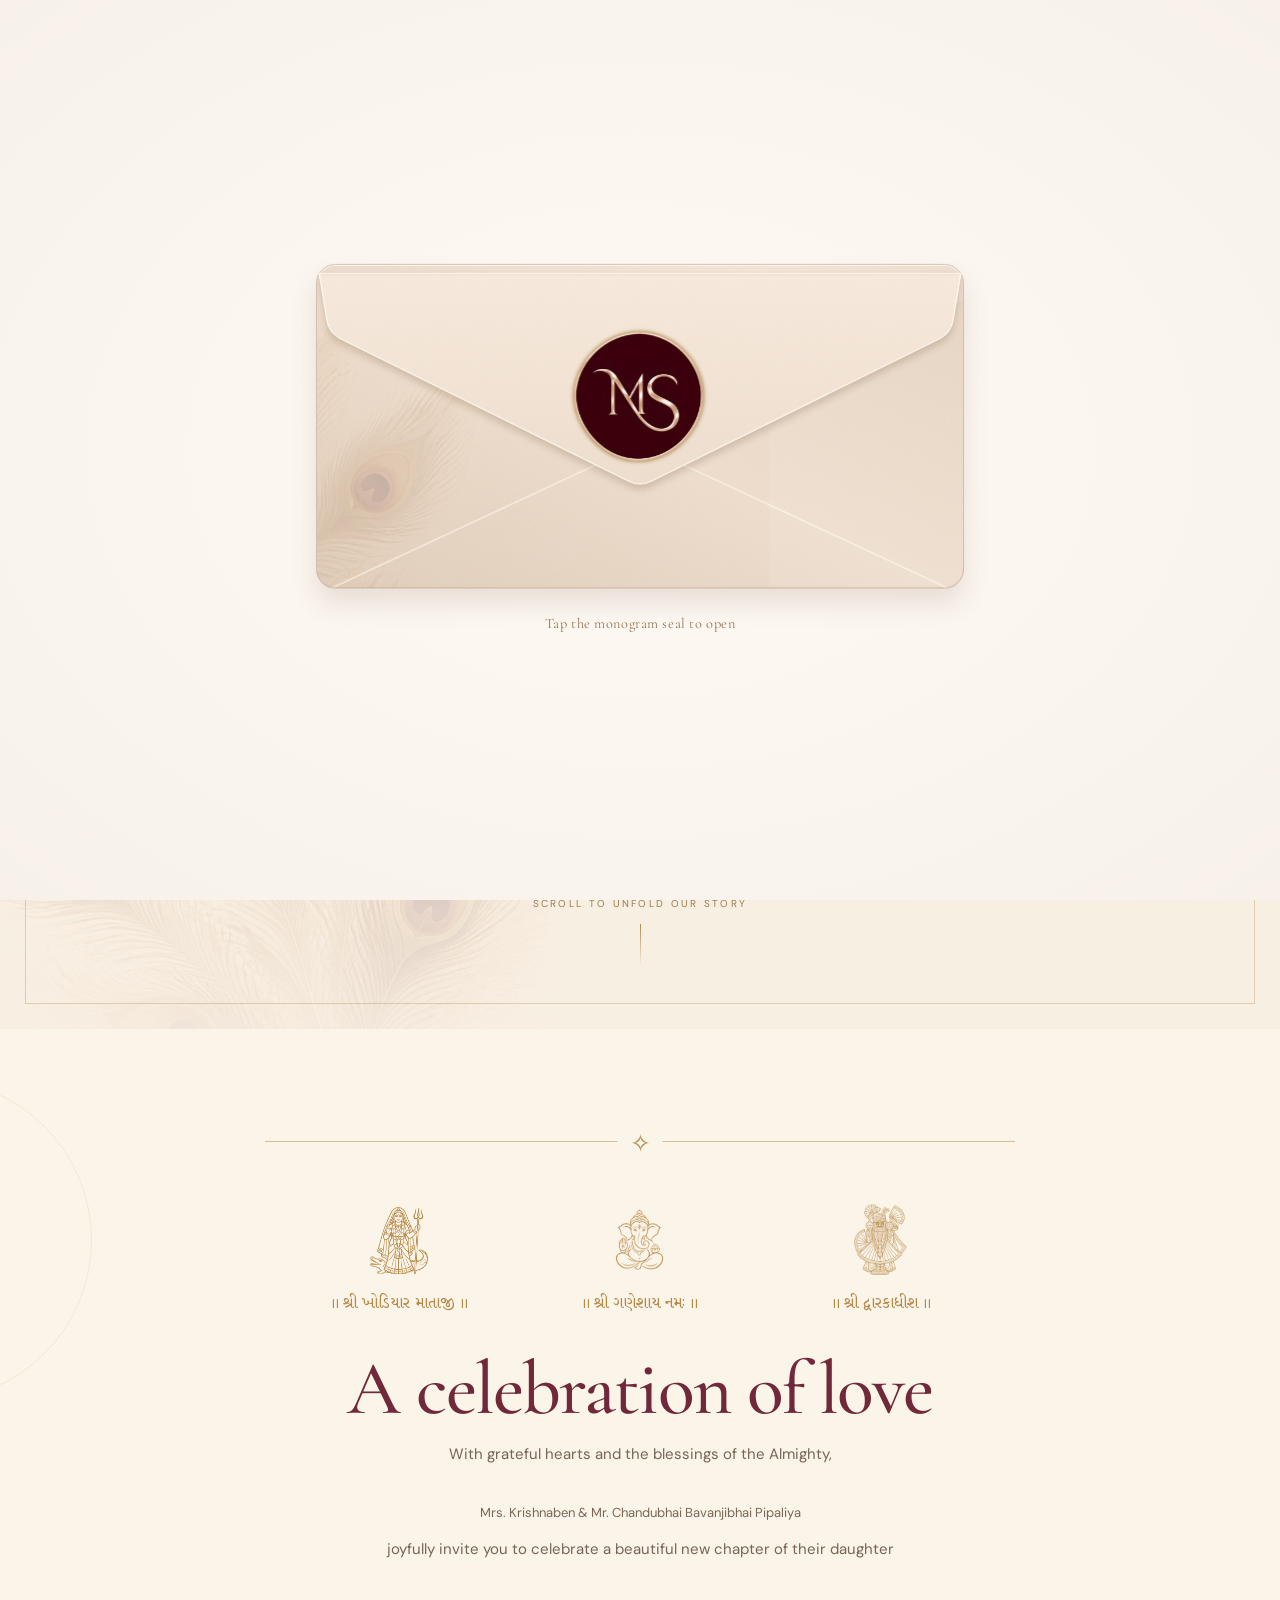
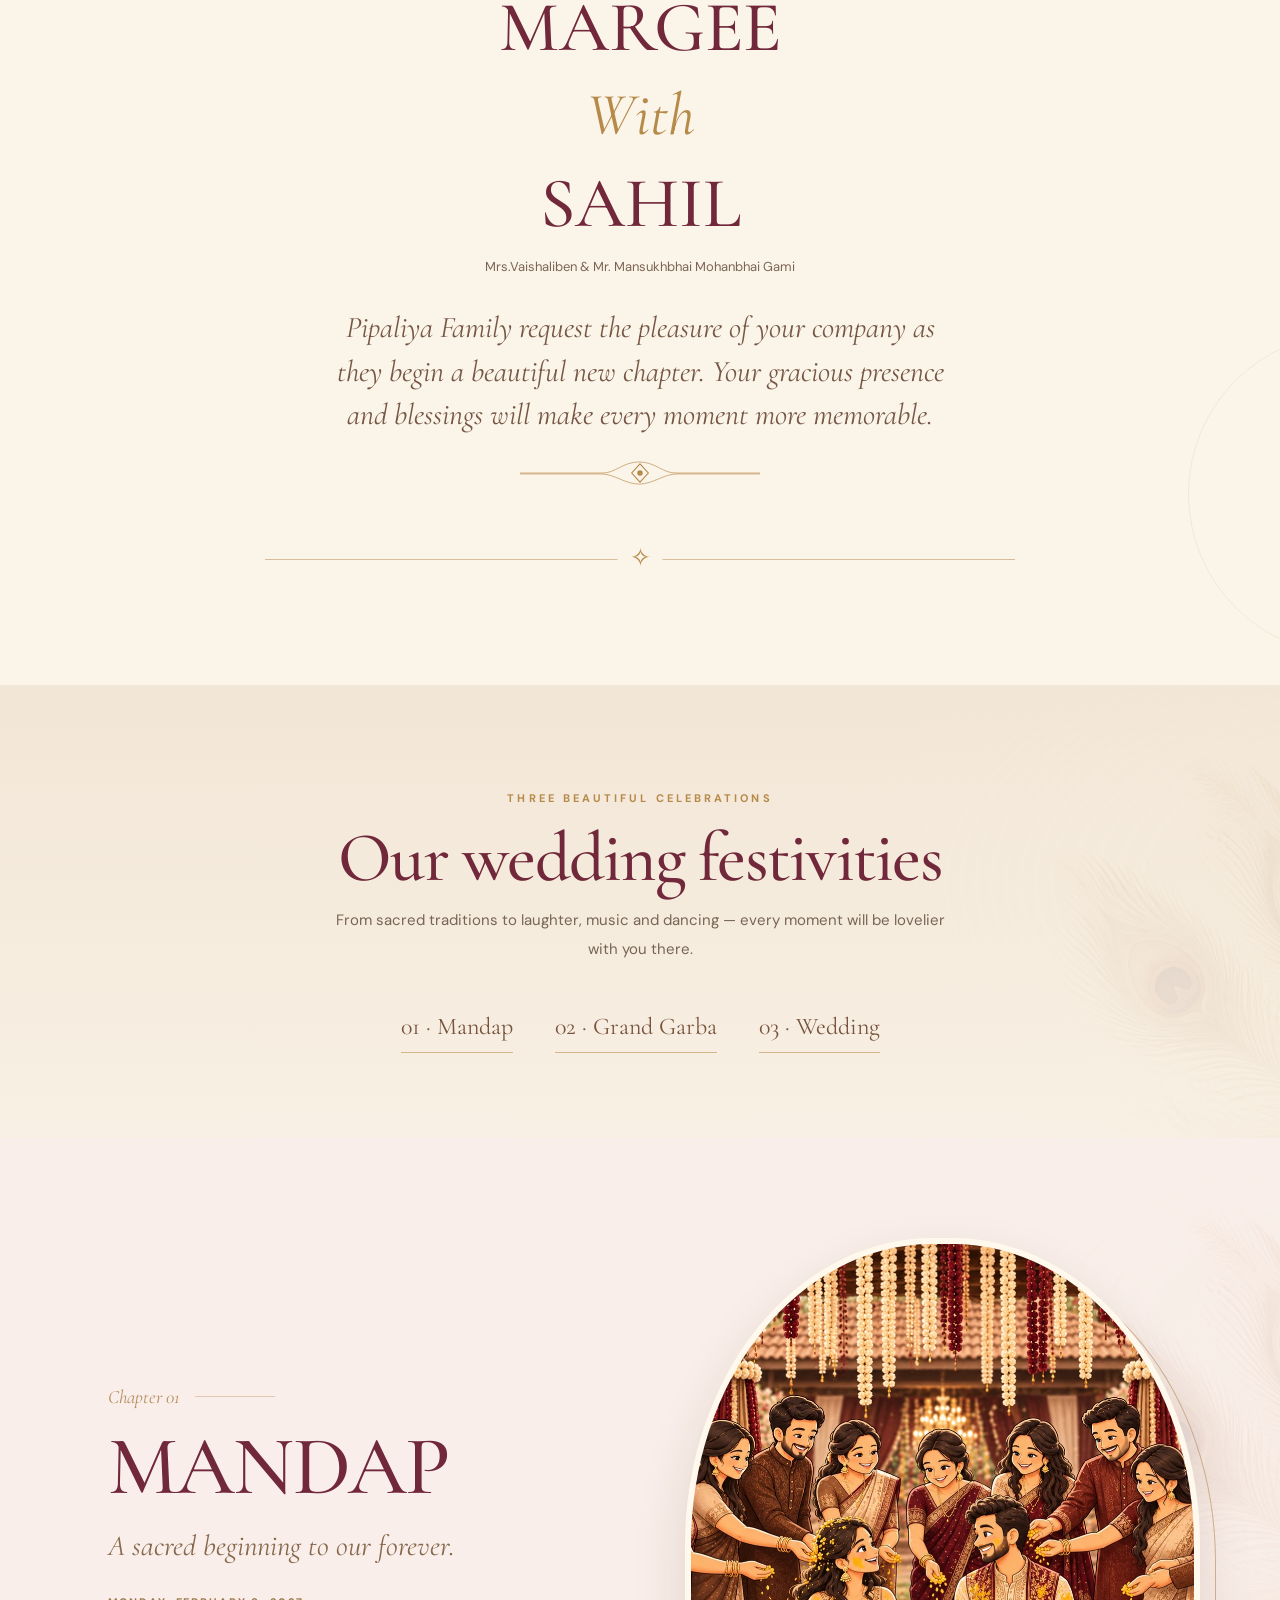
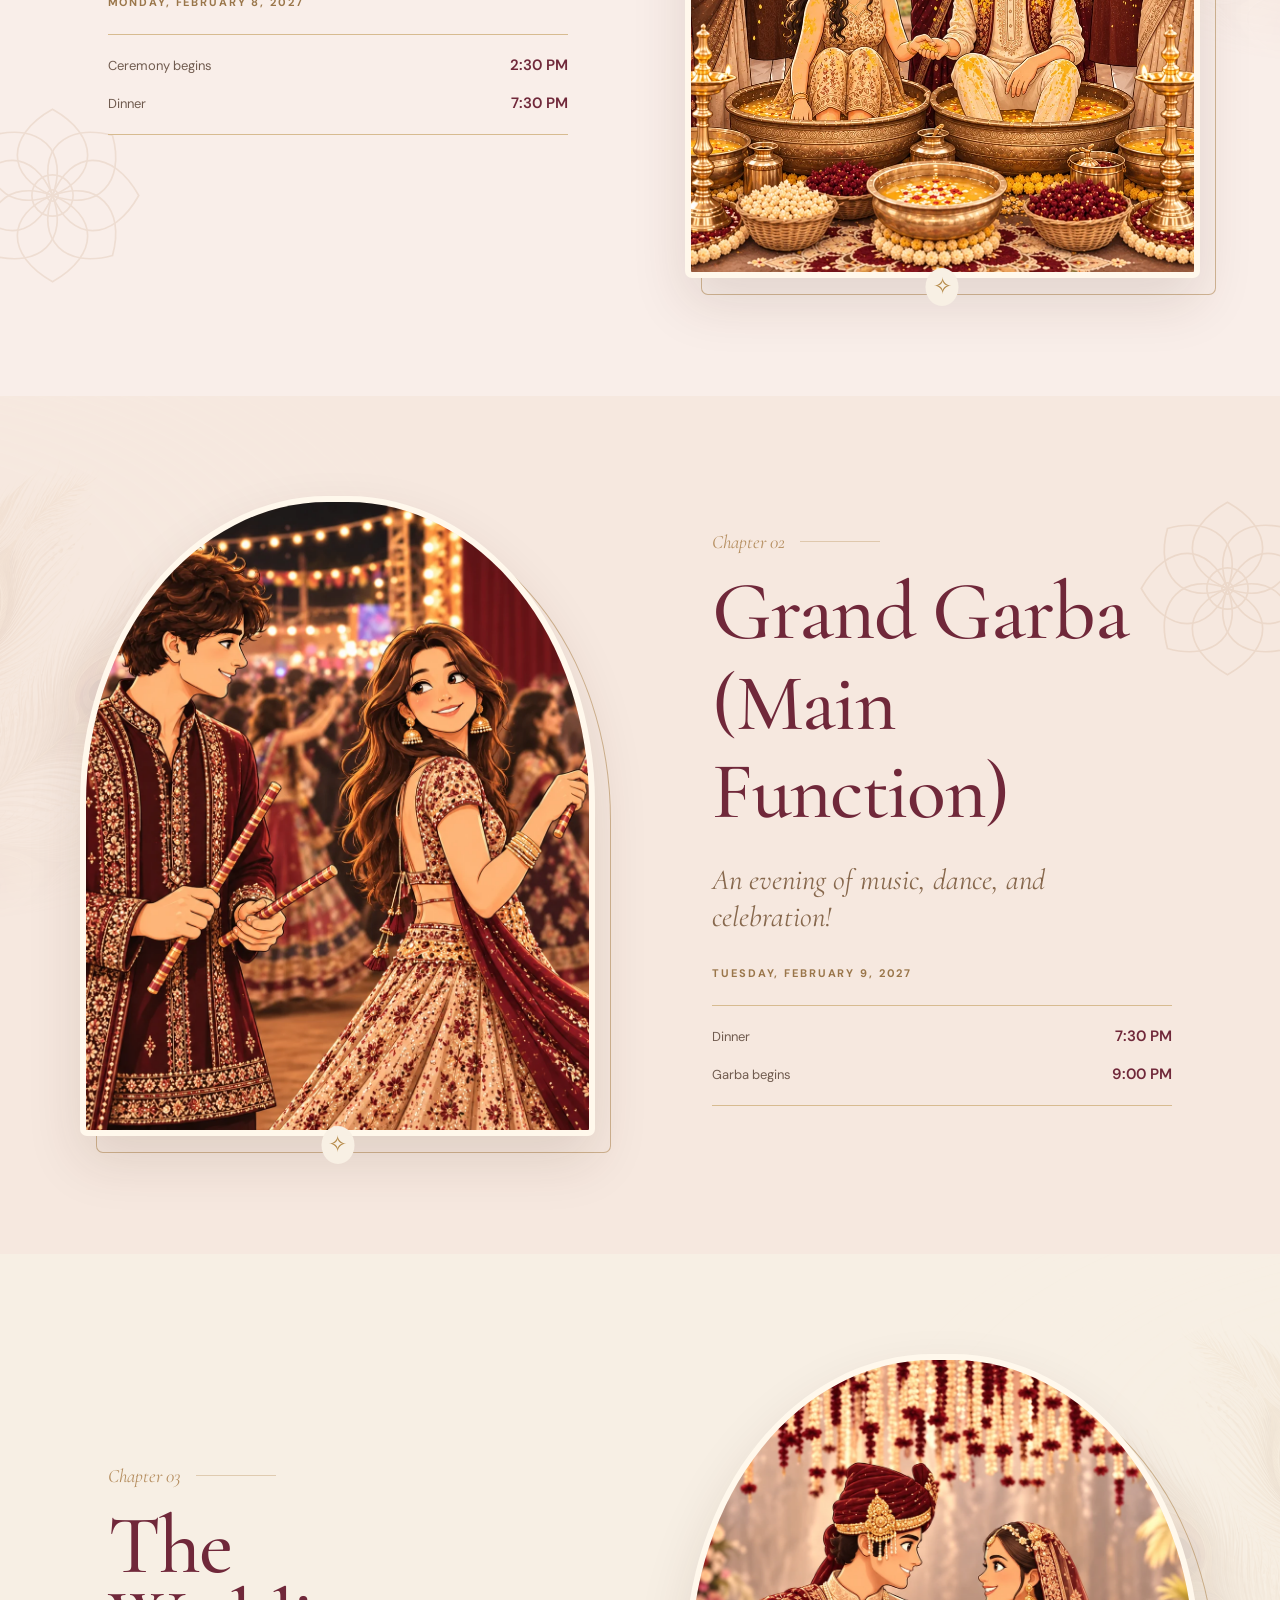
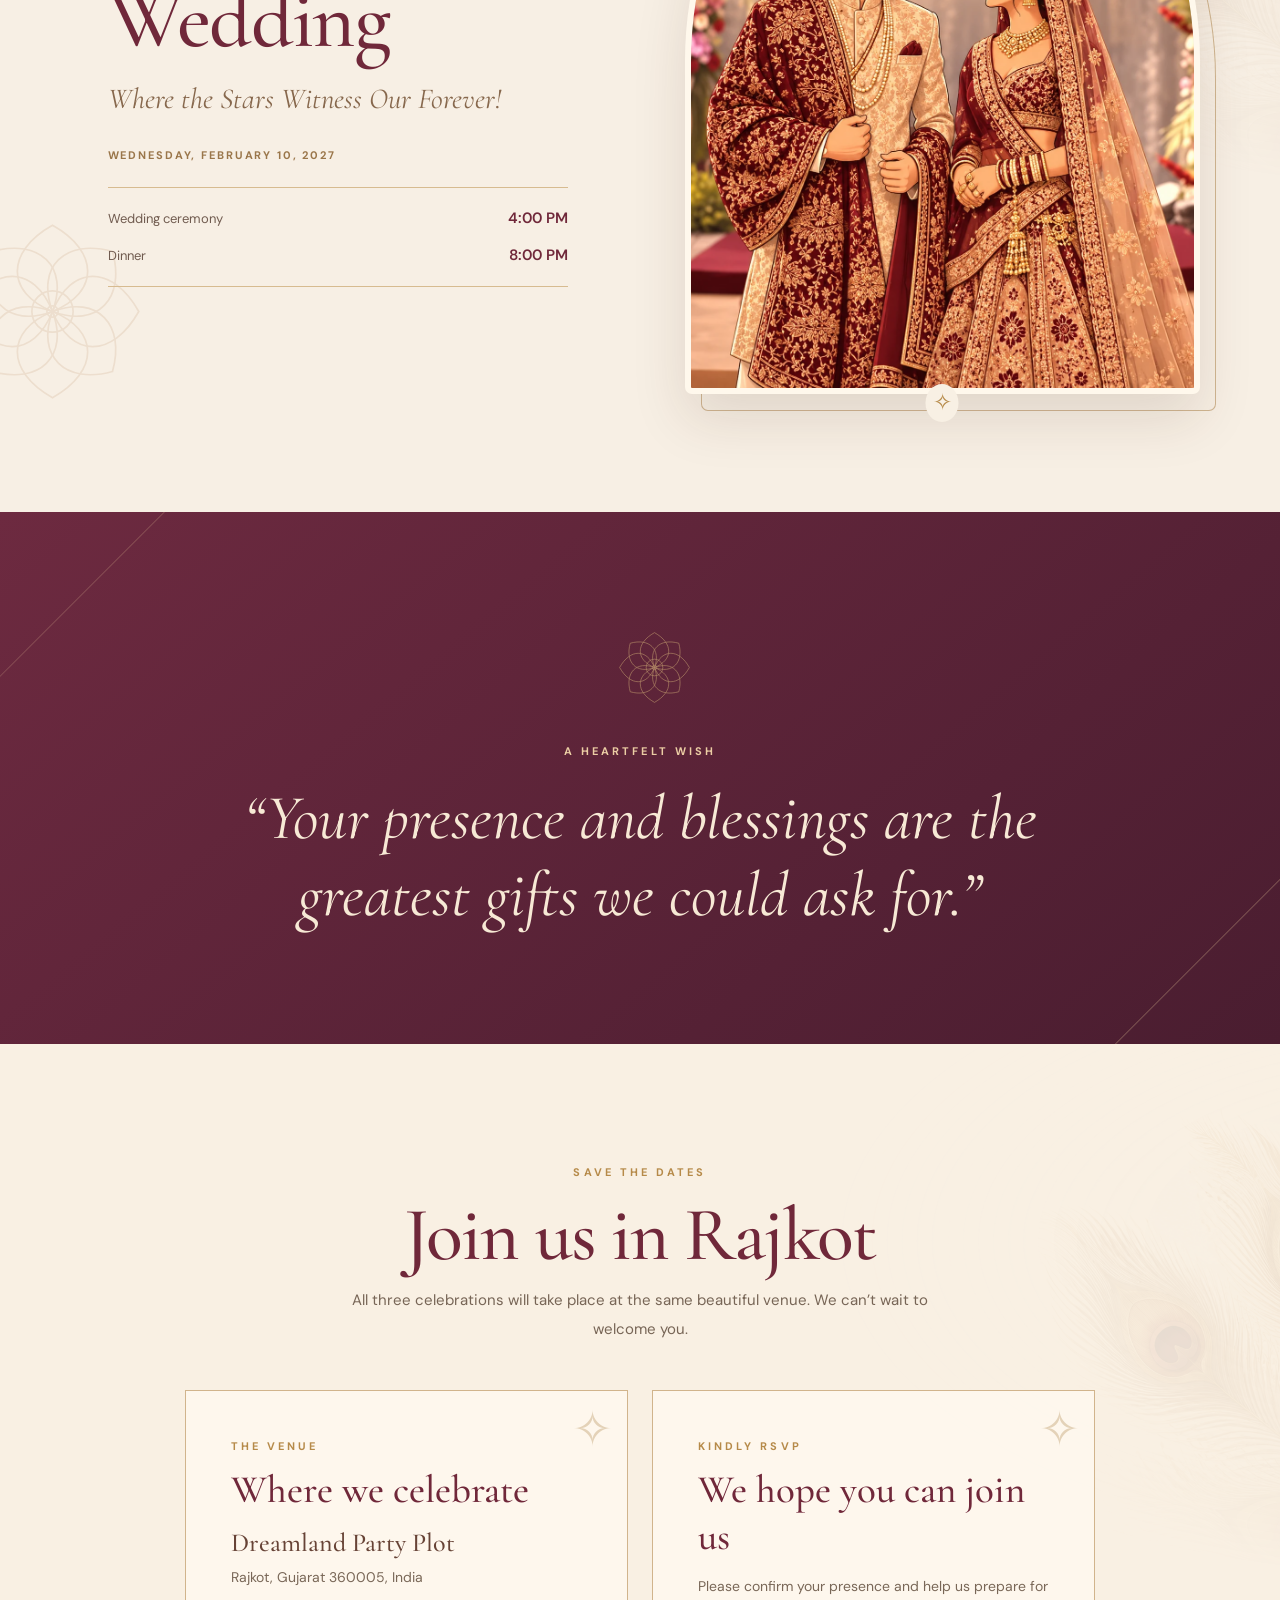
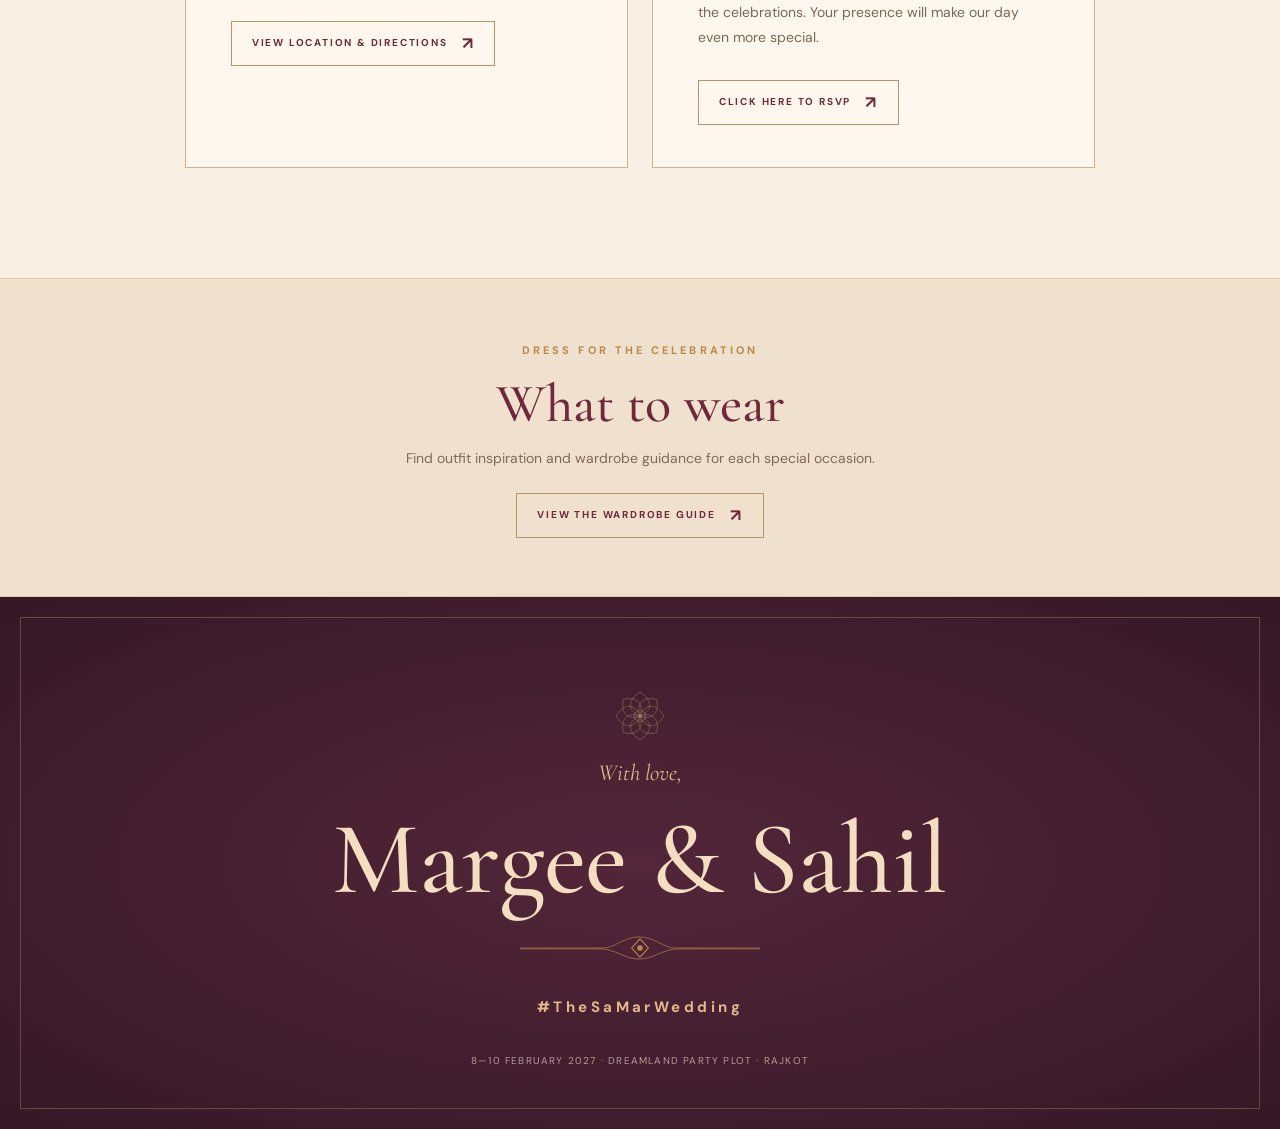
<file: margee/relatives/index.html>
<!DOCTYPE html>
<html lang="en">
<head>
<meta charset="UTF-8">
<meta name="viewport" content="width=device-width, initial-scale=1, viewport-fit=cover">
<meta name="theme-color" content="#f7efe2">
<meta name="description" content="Together with their families, Margee & Sahil invite you to celebrate their wedding in Rajkot, February 8–10, 2027.">
<meta property="og:title" content="Margee & Sahil · Wedding Invitation">
<meta property="og:description" content="Join us for three days of love, tradition and celebration, February 8–10, 2027 in Rajkot.">
<title>Margee & Sahil | The SaMar Wedding</title>
<link rel="canonical" href="https://thesamarstory.com/margee/relatives/">
<link rel="icon" type="image/png" href="images/SM%20logo-2.png">
<link rel="preload" as="image" href="images/peacock-feather-cluster-bg-v4.png">
<link rel="preconnect" href="https://fonts.googleapis.com">
<link rel="preconnect" href="https://fonts.gstatic.com" crossorigin>
<link href="https://fonts.googleapis.com/css2?family=Cormorant+Garamond:ital,wght@0,400;0,500;0,600;1,400;1,500&family=DM+Sans:wght@400;500;600;700&display=swap" rel="stylesheet">
<link rel="stylesheet" href="css/styles.css?v=4-e91c9e265b">
<link rel="stylesheet" href="css/responsive.css?v=20261124-1">
<link rel="stylesheet" href="/margee/gujarati/css/fonts.css">
<link rel="stylesheet" href="/css/language-switch.css?v=20261124-2">
<link rel="stylesheet" href="/css/invitation-entry.css?v=20261124-5">
<script src="js/init.js"></script>
<script src="/js/invitation-entry.js?v=20261124-2" defer></script>
<script src="/js/invitation.js?v=20261124-6" defer></script>
<link rel="stylesheet" href="/css/invitation-deities.css?v=20261124-1">
</head>
<body>
<div class="progress" aria-hidden="true"></div>
<header class="site-top"><div class="site-top__right"><a href="#celebrations">The celebrations</a><a href="https://forms.gle/antosYJhuy1cyC6z9" target="_blank" rel="noopener noreferrer">Kindly RSVP</a></div><nav class="language-switch" aria-label="Invitation language"><a href="/margee/relatives/" lang="en" hreflang="en" aria-current="page">English</a><a href="/margee/gujarati/" lang="gu" hreflang="gu">ગુજરાતી</a></nav></header>
<main>
<!-- EDIT: Hero and wedding logo -->
<section class="hero" id="home" aria-label="Margee and Sahil wedding invitation">
<div class="hero__background" aria-hidden="true"></div>
<div class="hero__content">
<svg class="ganesha" viewBox="112 70 334 415" role="img" aria-label="Stylized Ganesha motif"><defs><filter id="ganpati-gold" x="0" y="0" width="100%" height="100%" color-interpolation-filters="sRGB"><feColorMatrix in="SourceGraphic" type="matrix" values="0 0 0 0 0  0 0 0 0 0  0 0 0 0 0  -0.2126 -0.7152 -0.0722 0 1" result="ink"/><feComponentTransfer in="ink" result="clean-ink"><feFuncA type="linear" slope="1.02" intercept="-0.02"/></feComponentTransfer><feFlood flood-color="#ad814d" result="gold"/><feComposite in="gold" in2="clean-ink" operator="in"/></filter></defs><image href="images/ganpati-reference.jpeg" width="554" height="554" preserveAspectRatio="xMidYMid meet" filter="url(#ganpati-gold)"/></svg>
<p class="sanskrit">॥ श्री गणेशाय नमः ॥</p>

<img class="monogram" src="images/SM%20logo-2.png" alt="M and S wedding monogram" width="2000" height="2000" fetchpriority="high">

<h1><span>Margee</span><em>&amp;</em><span>Sahil</span></h1>
<p class="hero__sub">The beginning of our forever</p>
<div class="flourish"><svg class="filigree" viewBox="0 0 260 36" aria-hidden="true" focusable="false"><path d="M0 18H90c13 0 22-12 39-12s26 12 39 12h92M0 19h88c14 0 26 11 41 11s27-11 41-11h90" fill="none" stroke="currentColor" stroke-width="1" opacity=".7"/><path d="M130 8l9 10-9 10-9-10Z" fill="none" stroke="currentColor" stroke-width="1.2"/><circle cx="130" cy="18" r="3" fill="currentColor"/></svg></div>
<p class="hero__date">8 — 10 February 2027 &nbsp; · &nbsp; Rajkot</p>
<a class="hero__scroll" href="#invitation" aria-label="Scroll to the invitation">Scroll to unfold our story</a>
</div>
</section>
<!-- EDIT: Family invitation -->
<section class="section intro" id="invitation">
<div class="page-width"><div class="intro__card">
<div data-reveal>
<div class="kankotri__invocations" lang="gu">
<div class="kankotri__deity"><div class="kankotri__deity-art"><img src="/margee/gujarati/images/khodiyar-ma-gold.png" alt="શ્રી ખોડિયાર માતાજીનું કલાત્મક ચિત્ર" width="916" height="1024" loading="lazy"></div><span>॥ શ્રી ખોડિયાર માતાજી ॥</span></div>
<div class="kankotri__deity"><div class="kankotri__deity-art"><img class="kankotri__ganpati" src="/margee/gujarati/images/ganpati-ji-gold.png" alt="શ્રી ગણેશજીનું કલાત્મક ચિત્ર" width="1254" height="1254" loading="lazy"></div><span>॥ શ્રી ગણેશાય નમઃ ॥</span></div>
<div class="kankotri__deity"><div class="kankotri__deity-art"><img src="/margee/gujarati/images/dwarkadhish-gold.png" alt="શ્રી દ્વારકાધીશનું કલાત્મક ચિત્ર" width="1088" height="1445" loading="lazy"></div><span>॥ શ્રી દ્વારકાધીશ ॥</span></div>
</div>
<h2 class="section__heading">A celebration of love</h2><p class="section__intro">With grateful hearts and the blessings of the Almighty,</p></div>
<div class="intro__names">
<div class="person" data-reveal="left"><p class="parents">Mrs. Krishnaben &amp; Mr. Chandubhai Bavanjibhai Pipaliya</p><p class="section__intro">joyfully invite you to celebrate a beautiful new chapter of their daughter</p><strong>MARGEE</strong></div>
<div class="intro__amp" data-reveal>With</div>
<div class="person" data-reveal="right"><strong>SAHIL</strong><p class="parents">Mrs.Vaishaliben &amp; Mr. Mansukhbhai Mohanbhai Gami</p></div>
</div>
<p class="intro__message" data-reveal>Pipaliya Family request the pleasure of your company as they begin a beautiful new chapter. Your gracious presence and blessings will make every moment more memorable.</p>
<div class="flourish" data-reveal><svg class="filigree" viewBox="0 0 260 36" aria-hidden="true" focusable="false"><path d="M0 18H90c13 0 22-12 39-12s26 12 39 12h92M0 19h88c14 0 26 11 41 11s27-11 41-11h90" fill="none" stroke="currentColor" stroke-width="1" opacity=".7"/><path d="M130 8l9 10-9 10-9-10Z" fill="none" stroke="currentColor" stroke-width="1.2"/><circle cx="130" cy="18" r="3" fill="currentColor"/></svg></div>
</div></div>
</section>
<!-- EDIT: Celebration navigation -->
<section class="section chapters" id="celebrations"><div class="page-width">
<span class="eyebrow" data-reveal>Three beautiful celebrations</span>
<h2 class="section__heading" data-reveal>Our wedding festivities</h2>
<p class="section__intro" data-reveal>From sacred traditions to laughter, music and dancing — every moment will be lovelier with you there.</p>
<nav class="chapter-row" aria-label="Jump to a celebration" data-reveal><a href="#mandap">01 · Mandap</a><a href="#garba">02 · Grand Garba</a><a href="#wedding">03 · Wedding</a></nav>
</div></section>
<!-- EDIT: Mandap details -->
<section class="section event event--mandap event--reverse" id="mandap">
<div class="event__motif" aria-hidden="true"><svg viewBox="0 0 120 120" class="flower-svg" aria-hidden="true"><g fill="none" stroke="currentColor" stroke-width=".9" opacity=".7"><path d="M60 14C35 28 35 50 60 60c25-10 25-32 0-46Z"/><path d="M60 106c25-14 25-36 0-46-25 10-25 32 0 46Z"/><path d="M14 60c14 25 36 25 46 0-10-25-32-25-46 0Z"/><path d="M106 60c-14-25-36-25-46 0 10 25 32 25 46 0Z"/><path d="M28 28c-7 25 8 41 32 32 9-24-7-39-32-32Z"/><path d="M92 92c7-25-8-41-32-32-9 24 7 39 32 32Z"/><path d="M92 28c-25-7-41 8-32 32 24 9 39-7 32-32Z"/><path d="M28 92c25 7 41-8 32-32-24-9-39 7-32 32Z"/><circle cx="60" cy="60" r="11"/><circle cx="60" cy="60" r="3"/></g></svg></div><div class="page-width event__layout">
<figure class="event__art" data-reveal="right"><div class="event__frame"><img loading="lazy" src="images/mandap.webp" alt="Illustration of Margee and Sahil with family during a traditional festive ceremony"></div></figure>
<div class="event__copy" data-reveal="left"><div class="event__number">Chapter 01</div><h3>MANDAP</h3><p class="event__poem">A sacred beginning to our forever.</p><span class="event__date">Monday, February 8, 2027</span><div class="event__schedule"><div class="time-row"><span class="time-label">Ceremony begins</span><span class="time-value">2:30 PM</span></div><div class="time-row"><span class="time-label">Dinner</span><span class="time-value">7:30 PM</span></div></div></div>
</div></section>
<!-- EDIT: Grand Garba details -->
<section class="section event event--garba" id="garba">
<div class="event__motif" aria-hidden="true"><svg viewBox="0 0 120 120" class="flower-svg" aria-hidden="true"><g fill="none" stroke="currentColor" stroke-width=".9" opacity=".7"><path d="M60 14C35 28 35 50 60 60c25-10 25-32 0-46Z"/><path d="M60 106c25-14 25-36 0-46-25 10-25 32 0 46Z"/><path d="M14 60c14 25 36 25 46 0-10-25-32-25-46 0Z"/><path d="M106 60c-14-25-36-25-46 0 10 25 32 25 46 0Z"/><path d="M28 28c-7 25 8 41 32 32 9-24-7-39-32-32Z"/><path d="M92 92c7-25-8-41-32-32-9 24 7 39 32 32Z"/><path d="M92 28c-25-7-41 8-32 32 24 9 39-7 32-32Z"/><path d="M28 92c25 7 41-8 32-32-24-9-39 7-32 32Z"/><circle cx="60" cy="60" r="11"/><circle cx="60" cy="60" r="3"/></g></svg></div><div class="page-width event__layout">
<figure class="event__art" data-reveal="left"><img loading="lazy" src="images/garba.webp" alt="Illustration of Margee and Sahil with dandiya sticks dancing amid warm festive lights"></figure>
<div class="event__copy" data-reveal="right"><div class="event__number">Chapter 02</div><h3>Grand Garba<span class="event__subtitle">(Main Function)</span></h3><p class="event__poem">An evening of music, dance, and celebration!</p><span class="event__date">Tuesday, February 9, 2027</span><div class="event__schedule"><div class="time-row"><span class="time-label">Dinner</span><span class="time-value">7:30 PM</span></div><div class="time-row"><span class="time-label">Garba begins</span><span class="time-value">9:00 PM</span></div></div></div>
</div></section>
<!-- EDIT: Wedding details -->
<section class="section event event--wedding event--reverse" id="wedding">
<div class="event__motif" aria-hidden="true"><svg viewBox="0 0 120 120" class="flower-svg" aria-hidden="true"><g fill="none" stroke="currentColor" stroke-width=".9" opacity=".7"><path d="M60 14C35 28 35 50 60 60c25-10 25-32 0-46Z"/><path d="M60 106c25-14 25-36 0-46-25 10-25 32 0 46Z"/><path d="M14 60c14 25 36 25 46 0-10-25-32-25-46 0Z"/><path d="M106 60c-14-25-36-25-46 0 10 25 32 25 46 0Z"/><path d="M28 28c-7 25 8 41 32 32 9-24-7-39-32-32Z"/><path d="M92 92c7-25-8-41-32-32-9 24 7 39 32 32Z"/><path d="M92 28c-25-7-41 8-32 32 24 9 39-7 32-32Z"/><path d="M28 92c25 7 41-8 32-32-24-9-39 7-32 32Z"/><circle cx="60" cy="60" r="11"/><circle cx="60" cy="60" r="3"/></g></svg></div><div class="page-width event__layout">
<figure class="event__art" data-reveal="right"><img loading="lazy" src="images/wedding.webp" alt="Illustration of Margee and Sahil in regal traditional wedding attire under floral garlands"></figure>
<div class="event__copy" data-reveal="left"><div class="event__number">Chapter 03</div><h3>The<br>Wedding</h3><p class="event__poem">Where the Stars Witness Our Forever!</p><span class="event__date">Wednesday, February 10, 2027</span><div class="event__schedule"><div class="time-row"><span class="time-label">Wedding ceremony</span><span class="time-value">4:00 PM</span></div><div class="time-row"><span class="time-label">Dinner</span><span class="time-value">8:00 PM</span></div></div></div>
</div></section>
<!-- EDIT: Blessing quote -->
<section class="section quote-section"><div class="page-width" data-reveal><div class="footer__flower"><svg viewBox="0 0 120 120" class="flower-svg" aria-hidden="true"><g fill="none" stroke="currentColor" stroke-width=".9" opacity=".7"><path d="M60 14C35 28 35 50 60 60c25-10 25-32 0-46Z"/><path d="M60 106c25-14 25-36 0-46-25 10-25 32 0 46Z"/><path d="M14 60c14 25 36 25 46 0-10-25-32-25-46 0Z"/><path d="M106 60c-14-25-36-25-46 0 10 25 32 25 46 0Z"/><path d="M28 28c-7 25 8 41 32 32 9-24-7-39-32-32Z"/><path d="M92 92c7-25-8-41-32-32-9 24 7 39 32 32Z"/><path d="M92 28c-25-7-41 8-32 32 24 9 39-7 32-32Z"/><path d="M28 92c25 7 41-8 32-32-24-9-39 7-32 32Z"/><circle cx="60" cy="60" r="11"/><circle cx="60" cy="60" r="3"/></g></svg></div><span class="eyebrow">A heartfelt wish</span><blockquote>“Your presence and blessings are the greatest gifts we could ask for.”</blockquote></div></section>
<!-- EDIT: Venue and RSVP links -->
<section class="section logistics" id="rsvp"><div class="page-width">
<span class="eyebrow" data-reveal>Save the dates</span><h2 class="section__heading" data-reveal>Join us in Rajkot</h2><p class="section__intro" data-reveal>All three celebrations will take place at the same beautiful venue. We can’t wait to welcome you.</p>
<div class="logistics__grid">
<div class="info-card" data-reveal="left"><span class="eyebrow">The venue</span><h3>Where we celebrate</h3><p class="venue-name">Dreamland Party Plot</p><p>Rajkot, Gujarat 360005, India</p><a class="cta cta--outline" href="https://www.google.com/maps/dir/7P3H%2BVQ+Dreamland+Party+Plot,+Rajkot,+Gujarat+360005/data=!4m6!4m5!1m1!4e2!1m2!1m1!1s0x3959cb16087f8431:0x62b7b4e70be9f116?sa=X&amp;ved=1t:57443&amp;ictx=111" target="_blank" rel="noopener noreferrer">View location &amp; directions</a></div>
<div class="info-card" data-reveal="right"><span class="eyebrow">Kindly RSVP</span><h3>We hope you can join us</h3><p>Please confirm your presence and help us prepare for the celebrations. Your presence will make our day even more special.</p><a class="cta cta--outline" href="https://forms.gle/antosYJhuy1cyC6z9" target="_blank" rel="noopener noreferrer">Click here to RSVP</a></div>
</div>
</div></section>
<!-- EDIT: Wardrobe guidance and link -->
<section class="section wardrobe"><div class="wardrobe__wrap" data-reveal><span class="eyebrow">Dress for the celebration</span><h2>What to wear</h2><p>Find outfit inspiration and wardrobe guidance for each special occasion.</p><a class="cta cta--outline" href="https://thesamarstory.com/attire/" target="_blank" rel="noopener noreferrer">View the wardrobe guide</a></div></section>
<footer class="footer" id="end"><div class="page-width" data-reveal><div class="footer__flower"><svg viewBox="0 0 120 120" class="flower-svg" aria-hidden="true"><g fill="none" stroke="currentColor" stroke-width=".9" opacity=".7"><path d="M60 14C35 28 35 50 60 60c25-10 25-32 0-46Z"/><path d="M60 106c25-14 25-36 0-46-25 10-25 32 0 46Z"/><path d="M14 60c14 25 36 25 46 0-10-25-32-25-46 0Z"/><path d="M106 60c-14-25-36-25-46 0 10 25 32 25 46 0Z"/><path d="M28 28c-7 25 8 41 32 32 9-24-7-39-32-32Z"/><path d="M92 92c7-25-8-41-32-32-9 24 7 39 32 32Z"/><path d="M92 28c-25-7-41 8-32 32 24 9 39-7 32-32Z"/><path d="M28 92c25 7 41-8 32-32-24-9-39 7-32 32Z"/><circle cx="60" cy="60" r="11"/><circle cx="60" cy="60" r="3"/></g></svg></div><p class="footer__line">With love,</p><p class="footer__names">Margee &amp; Sahil</p><div class="flourish"><svg class="filigree" viewBox="0 0 260 36" aria-hidden="true" focusable="false"><path d="M0 18H90c13 0 22-12 39-12s26 12 39 12h92M0 19h88c14 0 26 11 41 11s27-11 41-11h90" fill="none" stroke="currentColor" stroke-width="1" opacity=".7"/><path d="M130 8l9 10-9 10-9-10Z" fill="none" stroke="currentColor" stroke-width="1.2"/><circle cx="130" cy="18" r="3" fill="currentColor"/></svg></div><p class="footer__hash">#TheSaMarWedding</p><p class="footer__small">8—10 February 2027 · Dreamland Party Plot · Rajkot</p></div></footer>
</main>
<a class="back-top" href="#home" aria-label="Back to top">↑</a>
<script src="js/main.js"></script>
</body>
</html>
</file>
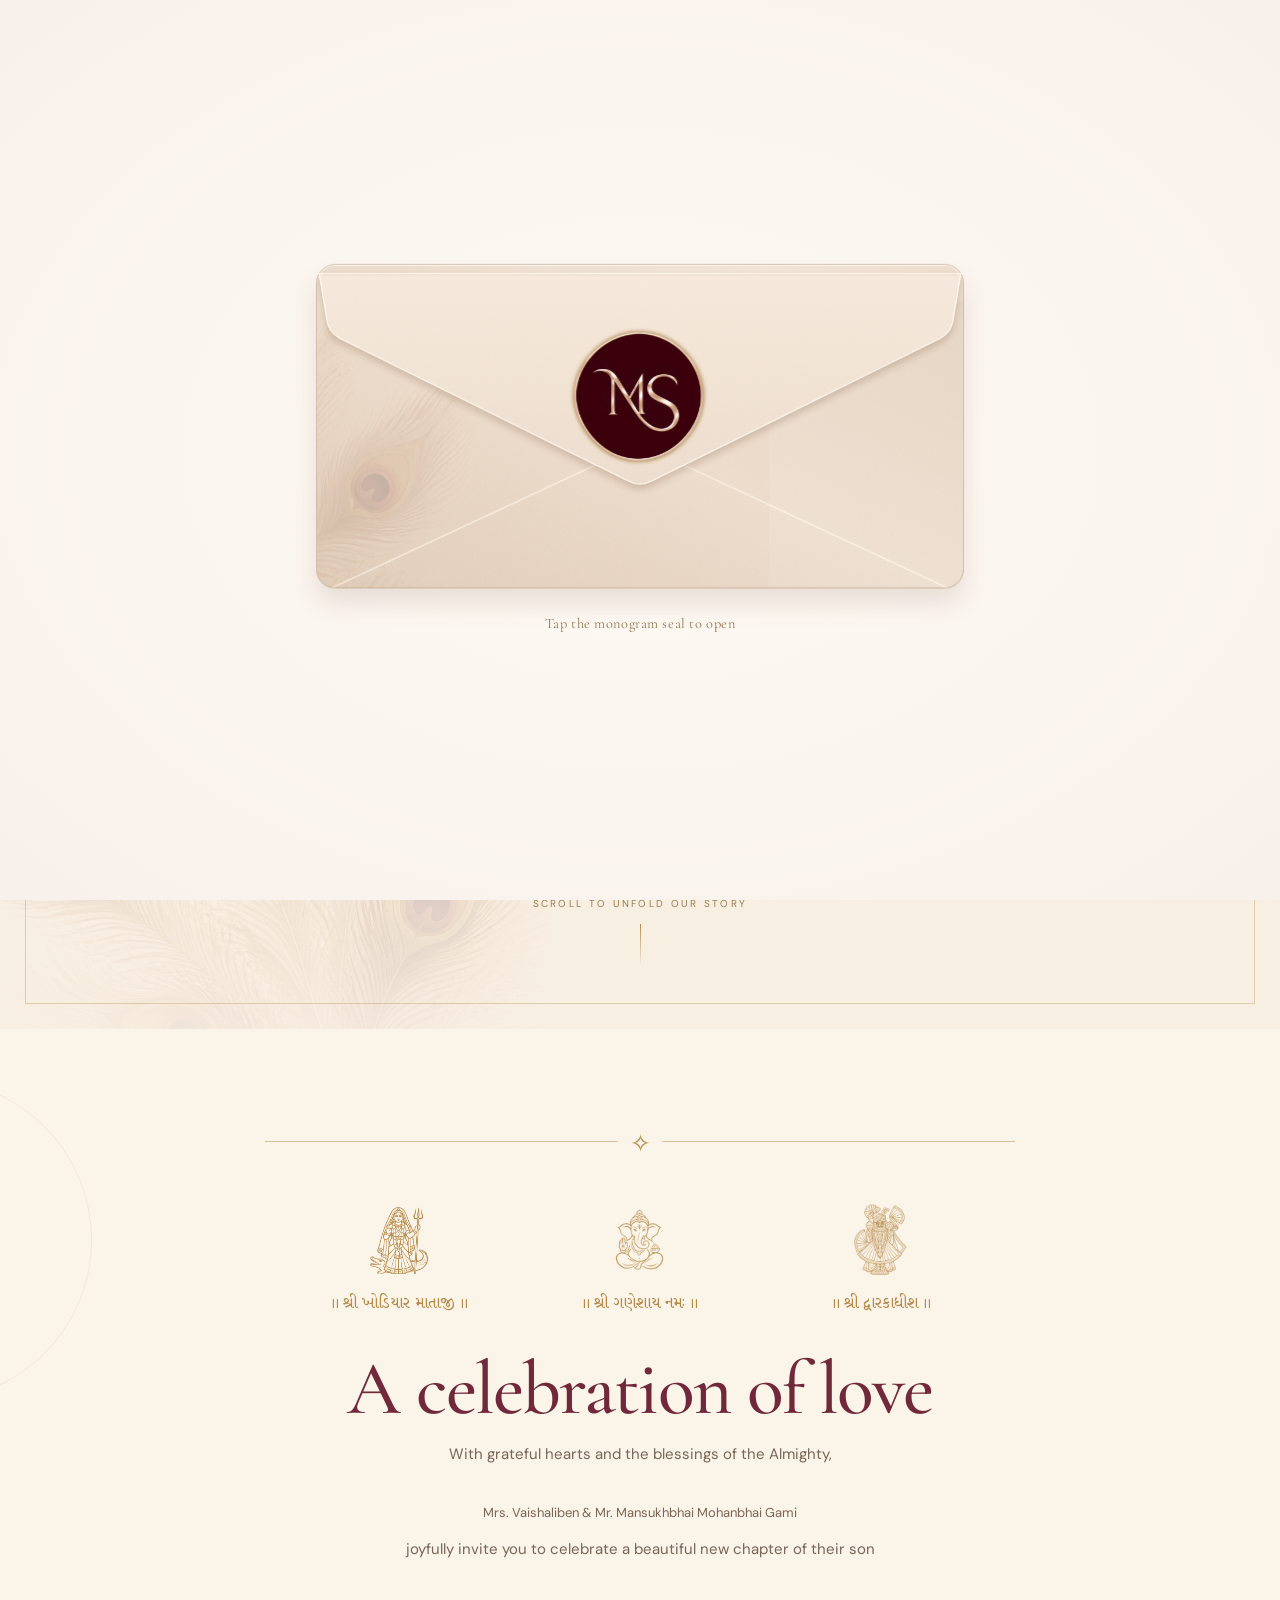
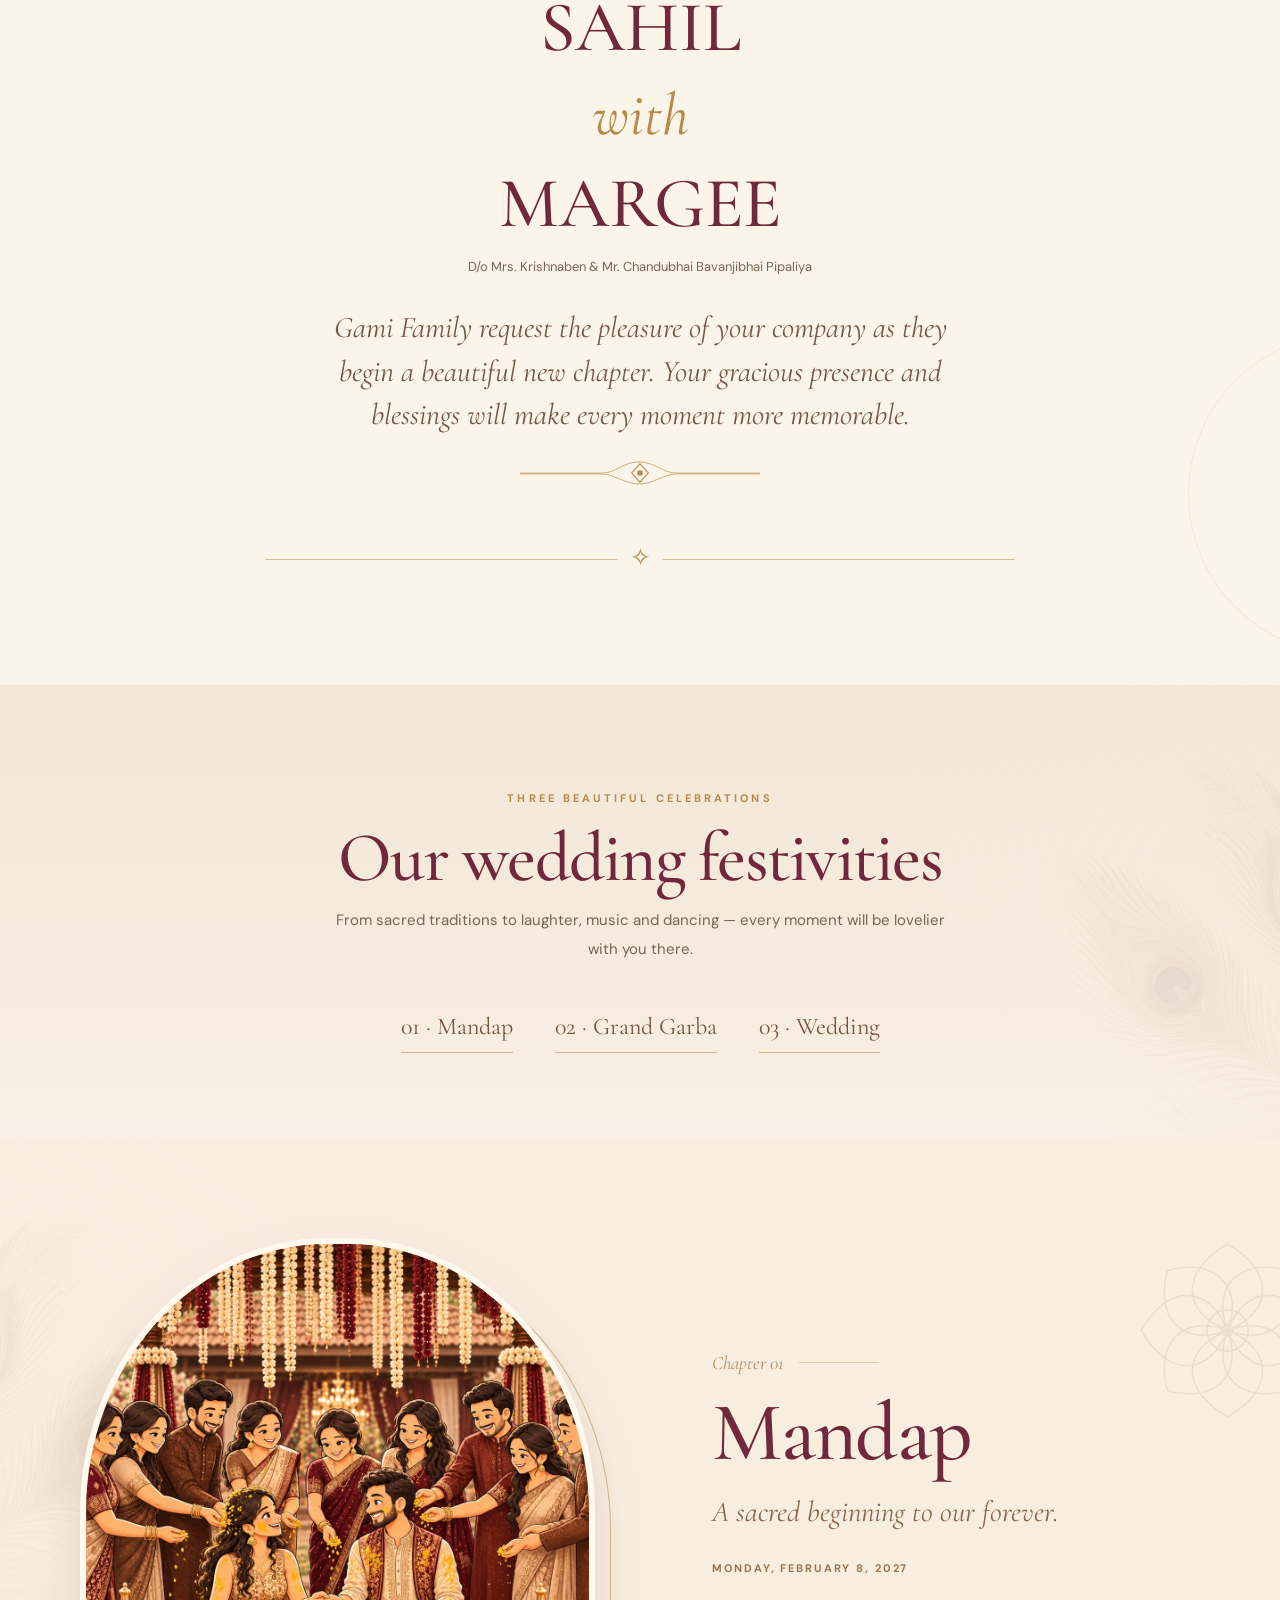
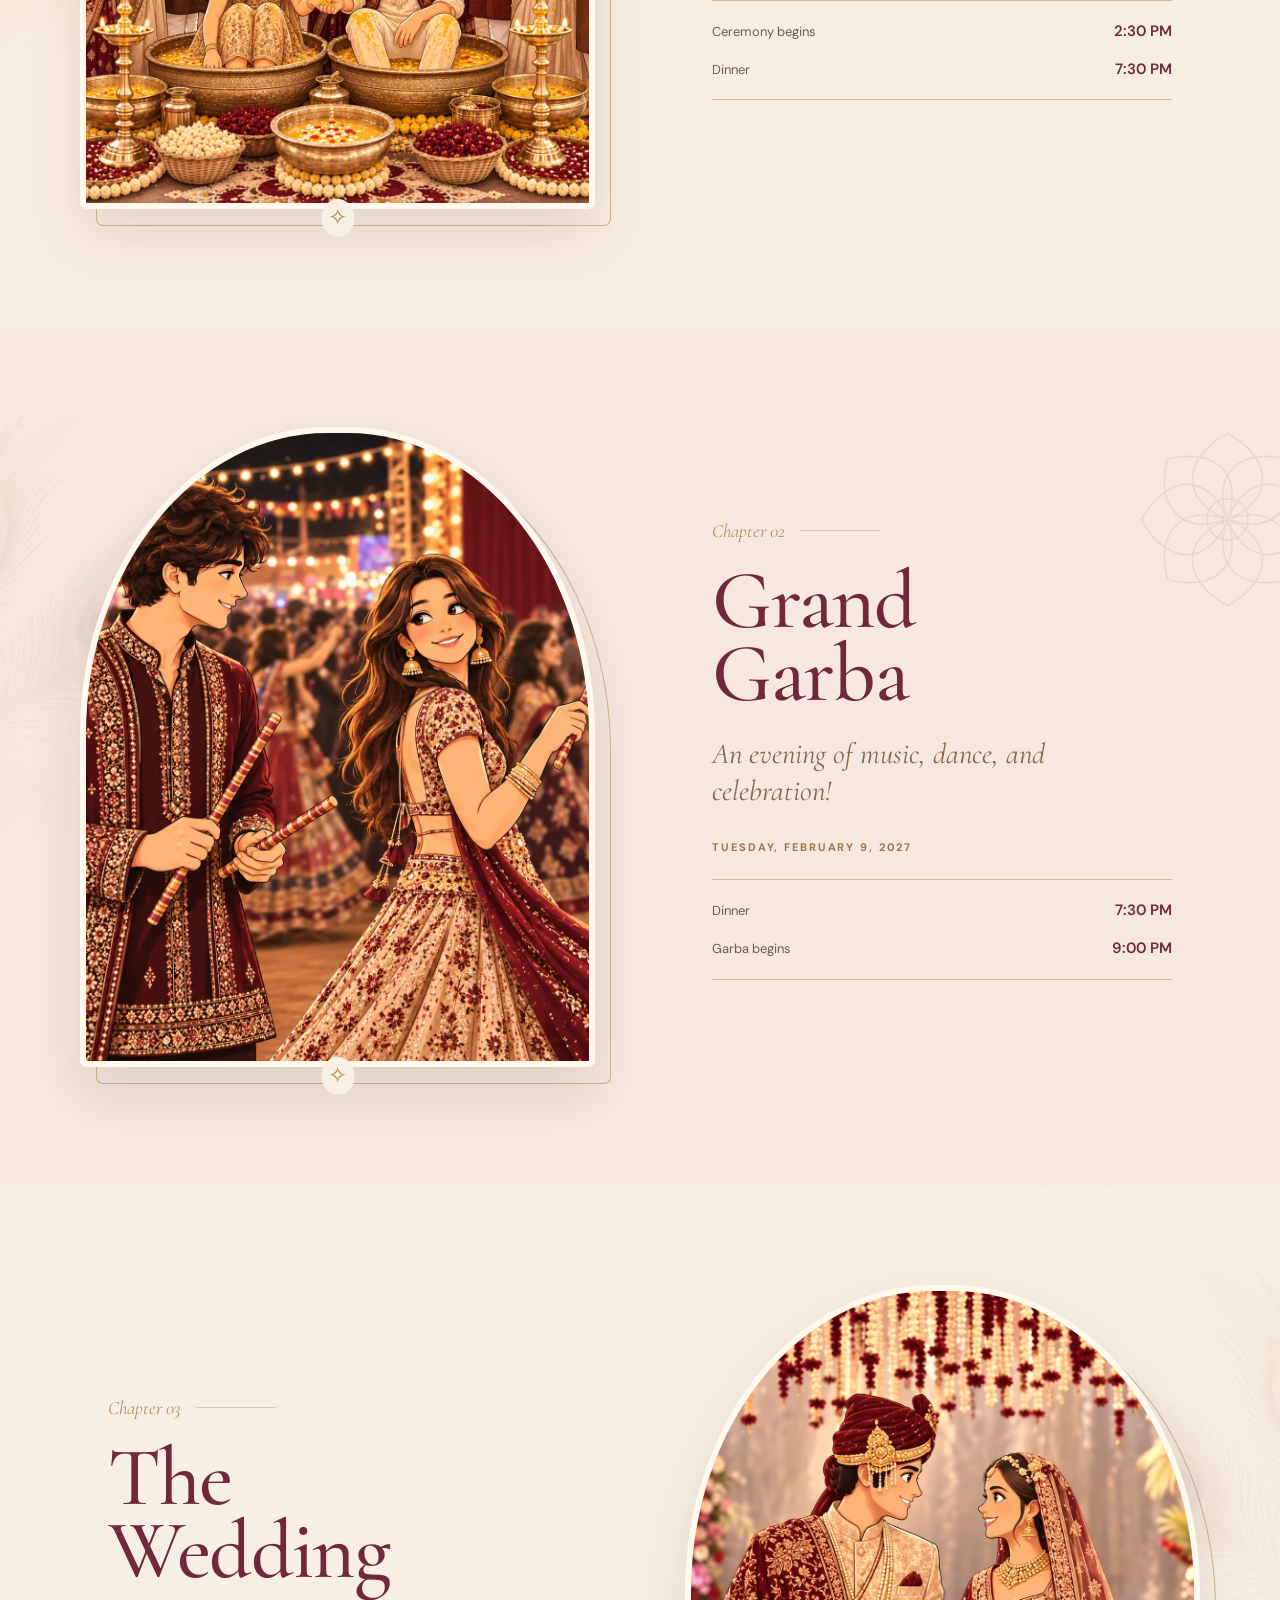
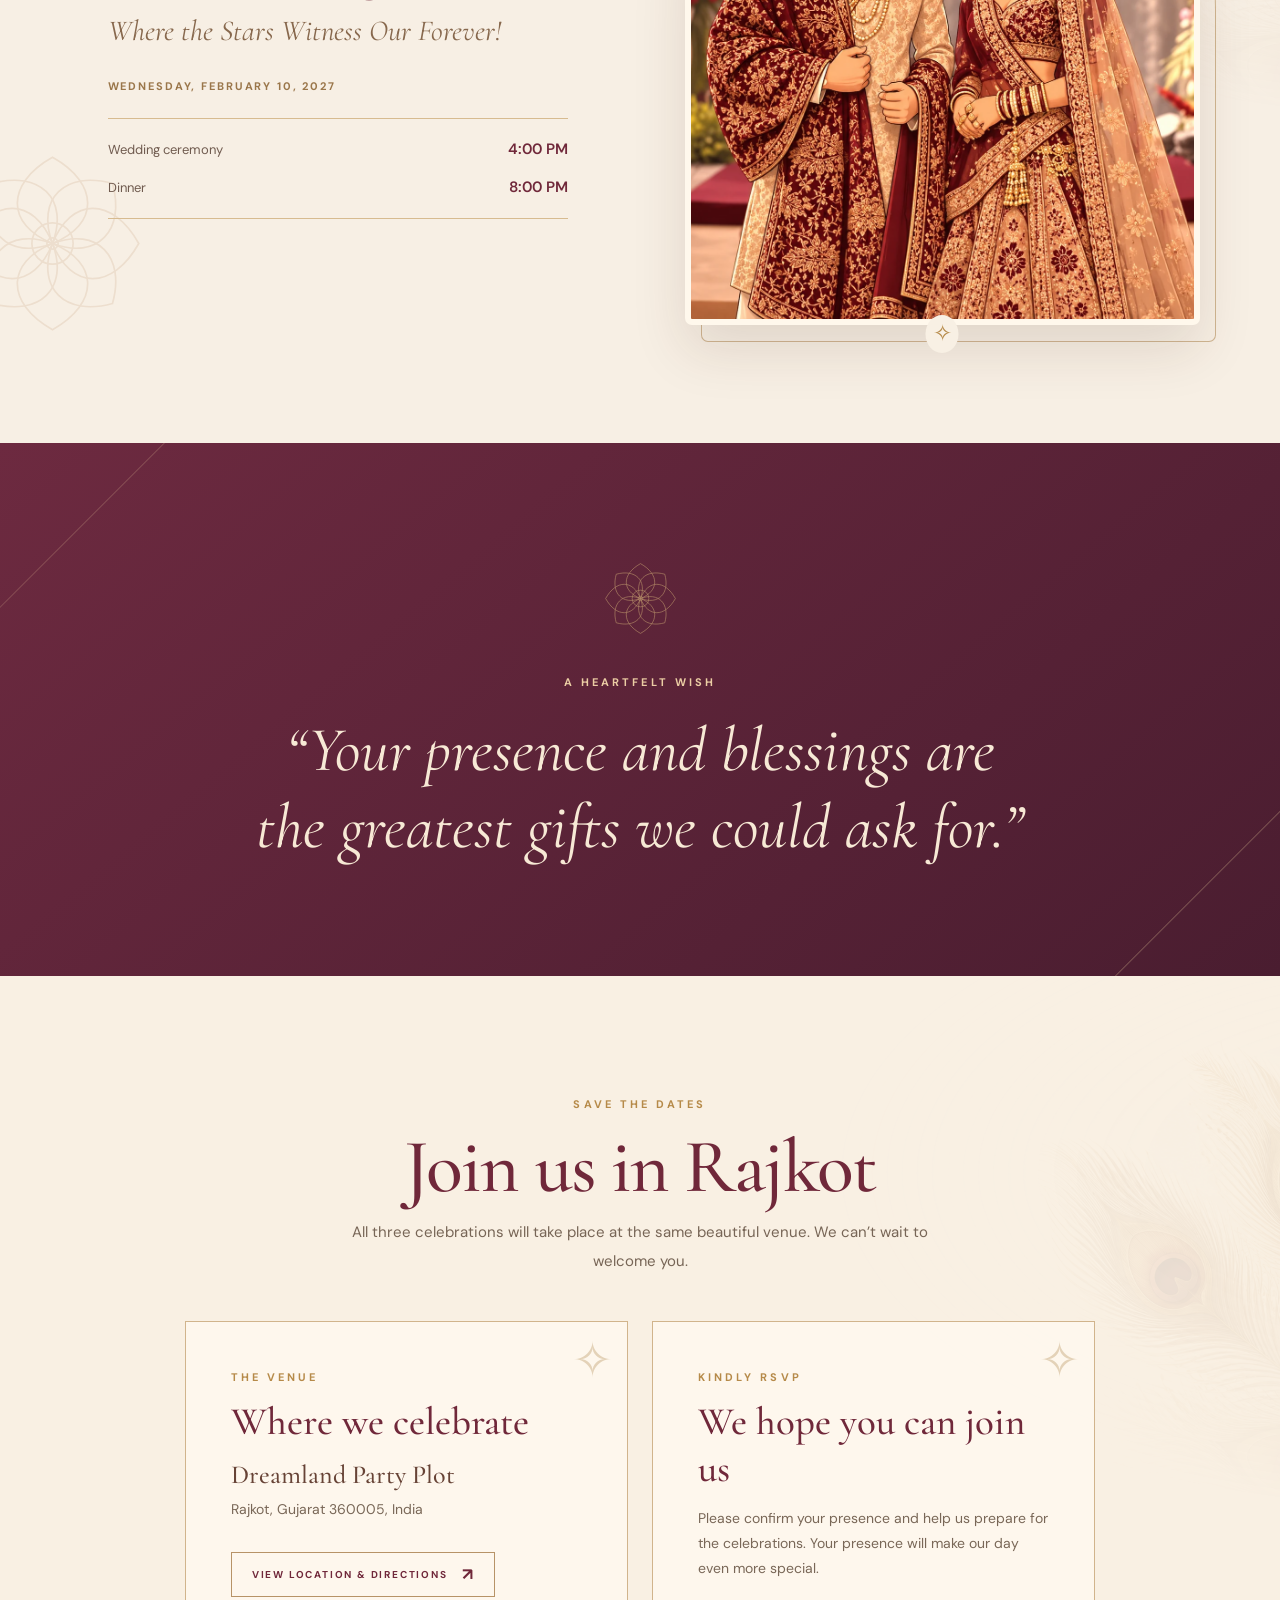
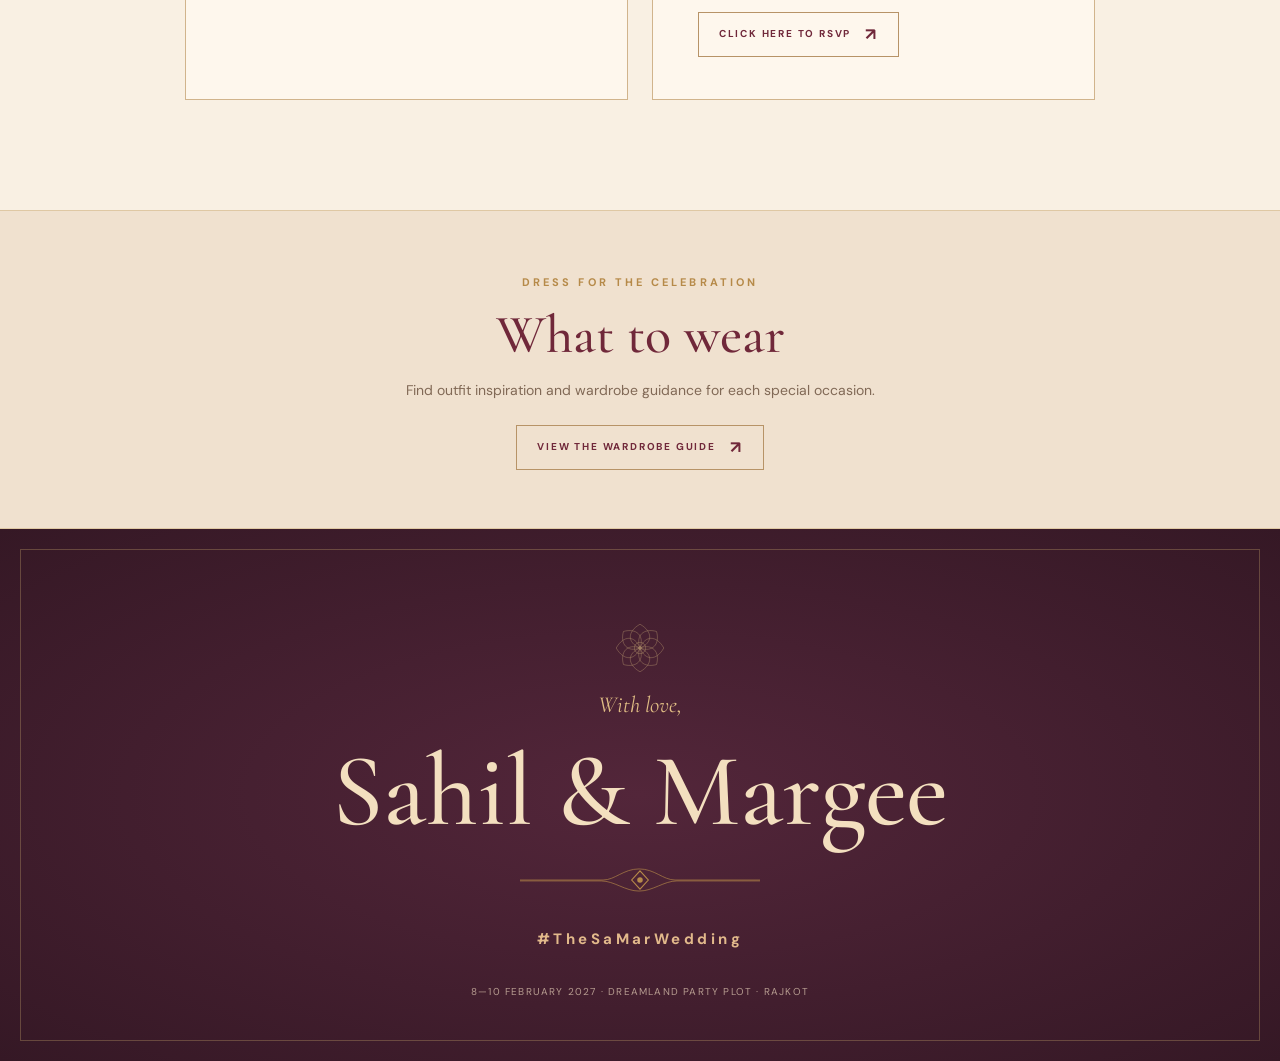
<file: sahil/relatives/index.html>
<!DOCTYPE html>
<html lang="en">
<head>
<meta charset="UTF-8">
<meta name="viewport" content="width=device-width, initial-scale=1, viewport-fit=cover">
<meta name="theme-color" content="#f7efe2">
<meta name="description" content="Together with their families, Margee & Sahil invite you to celebrate their wedding in Rajkot, February 8–10, 2027.">
<meta property="og:title" content="Margee & Sahil · Wedding Invitation">
<meta property="og:description" content="Join us for three days of love, tradition and celebration, February 8–10, 2027 in Rajkot.">
<title>Margee & Sahil | The SaMar Wedding</title>
<link rel="canonical" href="https://thesamarstory.com/sahil/relatives/">
<link rel="icon" type="image/png" href="/sahil/images/SM%20logo-2.png">
<link rel="preload" as="image" href="/sahil/images/peacock-feather-cluster-bg-v4.png">
<link rel="preconnect" href="https://fonts.googleapis.com">
<link rel="preconnect" href="https://fonts.gstatic.com" crossorigin>
<link href="https://fonts.googleapis.com/css2?family=Cormorant+Garamond:ital,wght@0,400;0,500;0,600;1,400;1,500&family=DM+Sans:wght@400;500;600;700&display=swap" rel="stylesheet">
<link rel="stylesheet" href="/sahil/css/styles.css">
<link rel="stylesheet" href="/sahil/css/responsive.css?v=20261117-2">
<link rel="stylesheet" href="/css/invitation-entry.css?v=20261124-5">
<script src="/sahil/js/init.js"></script>
<script src="/js/invitation-entry.js?v=20261124-2" defer></script>
<script src="/js/invitation.js?v=20261124-6" defer></script>
<link rel="stylesheet" href="/margee/gujarati/css/fonts.css">
<link rel="stylesheet" href="/css/invitation-deities.css?v=20261124-1">
</head>
<body>
<div class="progress" aria-hidden="true"></div>
<header class="site-top"><div class="site-top__right"><a href="#celebrations">The celebrations</a><a href="https://forms.gle/antosYJhuy1cyC6z9" target="_blank" rel="noopener noreferrer">Kindly RSVP</a></div></header>
<main>
<!-- EDIT: Hero and wedding logo -->
<section class="hero" id="home" aria-label="Margee and Sahil wedding invitation">
<div class="hero__background" aria-hidden="true"></div>
<div class="hero__content">
<svg class="ganesha" viewBox="112 70 334 415" role="img" aria-label="Stylized Ganesha motif"><defs><filter id="ganpati-gold" x="0" y="0" width="100%" height="100%" color-interpolation-filters="sRGB"><feColorMatrix in="SourceGraphic" type="matrix" values="0 0 0 0 0  0 0 0 0 0  0 0 0 0 0  -0.2126 -0.7152 -0.0722 0 1" result="ink"/><feComponentTransfer in="ink" result="clean-ink"><feFuncA type="linear" slope="1.02" intercept="-0.02"/></feComponentTransfer><feFlood flood-color="#ad814d" result="gold"/><feComposite in="gold" in2="clean-ink" operator="in"/></filter></defs><image href="/sahil/images/ganpati-reference.jpeg" width="554" height="554" preserveAspectRatio="xMidYMid meet" filter="url(#ganpati-gold)"/></svg>
<p class="sanskrit">॥ श्री गणेशाय नमः ॥</p>
<img class="monogram" src="/sahil/images/SM%20logo-2.png" alt="M and S wedding monogram" width="2000" height="2000" fetchpriority="high">

<h1><span>Sahil</span><em>&amp;</em><span>Margee</span></h1>
<p class="hero__sub">The beginning of our forever</p>
<div class="flourish"><svg class="filigree" viewBox="0 0 260 36" aria-hidden="true" focusable="false"><path d="M0 18H90c13 0 22-12 39-12s26 12 39 12h92M0 19h88c14 0 26 11 41 11s27-11 41-11h90" fill="none" stroke="currentColor" stroke-width="1" opacity=".7"/><path d="M130 8l9 10-9 10-9-10Z" fill="none" stroke="currentColor" stroke-width="1.2"/><circle cx="130" cy="18" r="3" fill="currentColor"/></svg></div>
<p class="hero__date">8 — 10 February 2027 &nbsp; · &nbsp; Rajkot</p>
<a class="hero__scroll" href="#invitation" aria-label="Scroll to the invitation">Scroll to unfold our story</a>
</div>
</section>
<!-- EDIT: Family invitation -->
<section class="section intro" id="invitation">
<div class="page-width"><div class="intro__card">
<div data-reveal>
<div class="kankotri__invocations" lang="gu">
<div class="kankotri__deity"><div class="kankotri__deity-art"><img src="/margee/gujarati/images/khodiyar-ma-gold.png" alt="શ્રી ખોડિયાર માતાજીનું કલાત્મક ચિત્ર" width="916" height="1024" loading="lazy"></div><span>॥ શ્રી ખોડિયાર માતાજી ॥</span></div>
<div class="kankotri__deity"><div class="kankotri__deity-art"><img class="kankotri__ganpati" src="/margee/gujarati/images/ganpati-ji-gold.png" alt="શ્રી ગણેશજીનું કલાત્મક ચિત્ર" width="1254" height="1254" loading="lazy"></div><span>॥ શ્રી ગણેશાય નમઃ ॥</span></div>
<div class="kankotri__deity"><div class="kankotri__deity-art"><img src="/margee/gujarati/images/dwarkadhish-gold.png" alt="શ્રી દ્વારકાધીશનું કલાત્મક ચિત્ર" width="1088" height="1445" loading="lazy"></div><span>॥ શ્રી દ્વારકાધીશ ॥</span></div>
</div>
<h2 class="section__heading">A celebration of love</h2><p class="section__intro">With grateful hearts and the blessings of the Almighty,</p></div>
<div class="intro__names">
<div class="person" data-reveal="left"><p class="parents">Mrs. Vaishaliben &amp; Mr. Mansukhbhai Mohanbhai Gami</p><p class="section__intro">joyfully invite you to celebrate a beautiful new chapter of their son</p><strong>SAHIL</strong></div>
<div class="intro__amp" data-reveal>with</div>
<div class="person" data-reveal="right"><strong>MARGEE</strong><p class="parents">D/o Mrs. Krishnaben &amp; Mr. Chandubhai Bavanjibhai Pipaliya</p></div>
</div>
<p class="intro__message" data-reveal>Gami Family request the pleasure of your company as they begin a beautiful new chapter. Your gracious presence and blessings will make every moment more memorable.</p>
<div class="flourish" data-reveal><svg class="filigree" viewBox="0 0 260 36" aria-hidden="true" focusable="false"><path d="M0 18H90c13 0 22-12 39-12s26 12 39 12h92M0 19h88c14 0 26 11 41 11s27-11 41-11h90" fill="none" stroke="currentColor" stroke-width="1" opacity=".7"/><path d="M130 8l9 10-9 10-9-10Z" fill="none" stroke="currentColor" stroke-width="1.2"/><circle cx="130" cy="18" r="3" fill="currentColor"/></svg></div>
</div></div>
</section>
<!-- EDIT: Celebration navigation -->
<section class="section chapters" id="celebrations"><div class="page-width">
<span class="eyebrow" data-reveal>Three beautiful celebrations</span>
<h2 class="section__heading" data-reveal>Our wedding festivities</h2>
<p class="section__intro" data-reveal>From sacred traditions to laughter, music and dancing — every moment will be lovelier with you there.</p>
<nav class="chapter-row" aria-label="Jump to a celebration" data-reveal><a href="#mandap">01 · Mandap</a><a href="#garba">02 · Grand Garba</a><a href="#wedding">03 · Wedding</a></nav>
</div></section>
<!-- EDIT: Mandap details -->
<section class="section event event--mandap" id="mandap">
<div class="event__motif" aria-hidden="true"><svg viewBox="0 0 120 120" class="flower-svg" aria-hidden="true"><g fill="none" stroke="currentColor" stroke-width=".9" opacity=".7"><path d="M60 14C35 28 35 50 60 60c25-10 25-32 0-46Z"/><path d="M60 106c25-14 25-36 0-46-25 10-25 32 0 46Z"/><path d="M14 60c14 25 36 25 46 0-10-25-32-25-46 0Z"/><path d="M106 60c-14-25-36-25-46 0 10 25 32 25 46 0Z"/><path d="M28 28c-7 25 8 41 32 32 9-24-7-39-32-32Z"/><path d="M92 92c7-25-8-41-32-32-9 24 7 39 32 32Z"/><path d="M92 28c-25-7-41 8-32 32 24 9 39-7 32-32Z"/><path d="M28 92c25 7 41-8 32-32-24-9-39 7-32 32Z"/><circle cx="60" cy="60" r="11"/><circle cx="60" cy="60" r="3"/></g></svg></div>
<div class="page-width event__layout">
<figure class="event__art" data-reveal="left"><img loading="lazy" src="/sahil/images/mandap.webp" alt="Illustration of Margee and Sahil with family during a traditional festive ceremony"></figure>
<div class="event__copy" data-reveal="right"><div class="event__number">Chapter 01</div><h3>Mandap</h3><p class="event__poem">A sacred beginning to our forever.</p><span class="event__date">Monday, February 8, 2027</span><div class="event__schedule"><div class="time-row"><span class="time-label">Ceremony begins</span><span class="time-value">2:30 PM</span></div><div class="time-row"><span class="time-label">Dinner</span><span class="time-value">7:30 PM</span></div></div></div>
</div></section>
<!-- EDIT: Grand Garba details -->
<section class="section event event--garba" id="garba">
<div class="event__motif" aria-hidden="true"><svg viewBox="0 0 120 120" class="flower-svg" aria-hidden="true"><g fill="none" stroke="currentColor" stroke-width=".9" opacity=".7"><path d="M60 14C35 28 35 50 60 60c25-10 25-32 0-46Z"/><path d="M60 106c25-14 25-36 0-46-25 10-25 32 0 46Z"/><path d="M14 60c14 25 36 25 46 0-10-25-32-25-46 0Z"/><path d="M106 60c-14-25-36-25-46 0 10 25 32 25 46 0Z"/><path d="M28 28c-7 25 8 41 32 32 9-24-7-39-32-32Z"/><path d="M92 92c7-25-8-41-32-32-9 24 7 39 32 32Z"/><path d="M92 28c-25-7-41 8-32 32 24 9 39-7 32-32Z"/><path d="M28 92c25 7 41-8 32-32-24-9-39 7-32 32Z"/><circle cx="60" cy="60" r="11"/><circle cx="60" cy="60" r="3"/></g></svg></div><div class="page-width event__layout">
<figure class="event__art" data-reveal="left"><img loading="lazy" src="/sahil/images/garba.webp" alt="Illustration of Margee and Sahil with dandiya sticks dancing amid warm festive lights"></figure>
<div class="event__copy" data-reveal="right"><div class="event__number">Chapter 02</div><h3>Grand<br>Garba</h3><p class="event__poem">An evening of music, dance, and celebration!</p><span class="event__date">Tuesday, February 9, 2027</span><div class="event__schedule"><div class="time-row"><span class="time-label">Dinner</span><span class="time-value">7:30 PM</span></div><div class="time-row"><span class="time-label">Garba begins</span><span class="time-value">9:00 PM</span></div></div></div>
</div></section>
<!-- EDIT: Wedding details -->
<section class="section event event--wedding event--reverse" id="wedding">
<div class="event__motif" aria-hidden="true"><svg viewBox="0 0 120 120" class="flower-svg" aria-hidden="true"><g fill="none" stroke="currentColor" stroke-width=".9" opacity=".7"><path d="M60 14C35 28 35 50 60 60c25-10 25-32 0-46Z"/><path d="M60 106c25-14 25-36 0-46-25 10-25 32 0 46Z"/><path d="M14 60c14 25 36 25 46 0-10-25-32-25-46 0Z"/><path d="M106 60c-14-25-36-25-46 0 10 25 32 25 46 0Z"/><path d="M28 28c-7 25 8 41 32 32 9-24-7-39-32-32Z"/><path d="M92 92c7-25-8-41-32-32-9 24 7 39 32 32Z"/><path d="M92 28c-25-7-41 8-32 32 24 9 39-7 32-32Z"/><path d="M28 92c25 7 41-8 32-32-24-9-39 7-32 32Z"/><circle cx="60" cy="60" r="11"/><circle cx="60" cy="60" r="3"/></g></svg></div><div class="page-width event__layout">
<figure class="event__art" data-reveal="right"><img loading="lazy" src="/sahil/images/wedding.webp" alt="Illustration of Margee and Sahil in regal traditional wedding attire under floral garlands"></figure>
<div class="event__copy" data-reveal="left"><div class="event__number">Chapter 03</div><h3>The<br>Wedding</h3><p class="event__poem">Where the Stars Witness Our Forever!</p><span class="event__date">Wednesday, February 10, 2027</span><div class="event__schedule"><div class="time-row"><span class="time-label">Wedding ceremony</span><span class="time-value">4:00 PM</span></div><div class="time-row"><span class="time-label">Dinner</span><span class="time-value">8:00 PM</span></div></div></div>
</div></section>
<!-- EDIT: Blessing quote -->
<section class="section quote-section"><div class="page-width" data-reveal><div class="footer__flower"><svg viewBox="0 0 120 120" class="flower-svg" aria-hidden="true"><g fill="none" stroke="currentColor" stroke-width=".9" opacity=".7"><path d="M60 14C35 28 35 50 60 60c25-10 25-32 0-46Z"/><path d="M60 106c25-14 25-36 0-46-25 10-25 32 0 46Z"/><path d="M14 60c14 25 36 25 46 0-10-25-32-25-46 0Z"/><path d="M106 60c-14-25-36-25-46 0 10 25 32 25 46 0Z"/><path d="M28 28c-7 25 8 41 32 32 9-24-7-39-32-32Z"/><path d="M92 92c7-25-8-41-32-32-9 24 7 39 32 32Z"/><path d="M92 28c-25-7-41 8-32 32 24 9 39-7 32-32Z"/><path d="M28 92c25 7 41-8 32-32-24-9-39 7-32 32Z"/><circle cx="60" cy="60" r="11"/><circle cx="60" cy="60" r="3"/></g></svg></div><span class="eyebrow">A heartfelt wish</span><blockquote>“Your presence and blessings are the greatest gifts we could ask for.”</blockquote></div></section>
<!-- EDIT: Venue and RSVP links -->
<section class="section logistics" id="rsvp"><div class="page-width">
<span class="eyebrow" data-reveal>Save the dates</span><h2 class="section__heading" data-reveal>Join us in Rajkot</h2><p class="section__intro" data-reveal>All three celebrations will take place at the same beautiful venue. We can’t wait to welcome you.</p>
<div class="logistics__grid">
<div class="info-card" data-reveal="left"><span class="eyebrow">The venue</span><h3>Where we celebrate</h3><p class="venue-name">Dreamland Party Plot</p><p>Rajkot, Gujarat 360005, India</p><a class="cta cta--outline" href="https://www.google.com/maps/dir/7P3H%2BVQ+Dreamland+Party+Plot,+Rajkot,+Gujarat+360005/data=!4m6!4m5!1m1!4e2!1m2!1m1!1s0x3959cb16087f8431:0x62b7b4e70be9f116?sa=X&amp;ved=1t:57443&amp;ictx=111" target="_blank" rel="noopener noreferrer">View location &amp; directions</a></div>
<div class="info-card" data-reveal="right"><span class="eyebrow">Kindly RSVP</span><h3>We hope you can join us</h3><p>Please confirm your presence and help us prepare for the celebrations. Your presence will make our day even more special.</p><a class="cta cta--outline" href="https://forms.gle/antosYJhuy1cyC6z9" target="_blank" rel="noopener noreferrer">Click here to RSVP</a></div>
</div>
</div></section>
<!-- EDIT: Wardrobe guidance and link -->
<section class="section wardrobe"><div class="wardrobe__wrap" data-reveal><span class="eyebrow">Dress for the celebration</span><h2>What to wear</h2><p>Find outfit inspiration and wardrobe guidance for each special occasion.</p><a class="cta cta--outline" href="https://thesamarstory.com/wardrobe" target="_blank" rel="noopener noreferrer">View the wardrobe guide</a></div></section>
<footer class="footer" id="end"><div class="page-width" data-reveal><div class="footer__flower"><svg viewBox="0 0 120 120" class="flower-svg" aria-hidden="true"><g fill="none" stroke="currentColor" stroke-width=".9" opacity=".7"><path d="M60 14C35 28 35 50 60 60c25-10 25-32 0-46Z"/><path d="M60 106c25-14 25-36 0-46-25 10-25 32 0 46Z"/><path d="M14 60c14 25 36 25 46 0-10-25-32-25-46 0Z"/><path d="M106 60c-14-25-36-25-46 0 10 25 32 25 46 0Z"/><path d="M28 28c-7 25 8 41 32 32 9-24-7-39-32-32Z"/><path d="M92 92c7-25-8-41-32-32-9 24 7 39 32 32Z"/><path d="M92 28c-25-7-41 8-32 32 24 9 39-7 32-32Z"/><path d="M28 92c25 7 41-8 32-32-24-9-39 7-32 32Z"/><circle cx="60" cy="60" r="11"/><circle cx="60" cy="60" r="3"/></g></svg></div><p class="footer__line">With love,</p><p class="footer__names">Sahil &amp; Margee</p><div class="flourish"><svg class="filigree" viewBox="0 0 260 36" aria-hidden="true" focusable="false"><path d="M0 18H90c13 0 22-12 39-12s26 12 39 12h92M0 19h88c14 0 26 11 41 11s27-11 41-11h90" fill="none" stroke="currentColor" stroke-width="1" opacity=".7"/><path d="M130 8l9 10-9 10-9-10Z" fill="none" stroke="currentColor" stroke-width="1.2"/><circle cx="130" cy="18" r="3" fill="currentColor"/></svg></div><p class="footer__hash">#TheSaMarWedding</p><p class="footer__small">8—10 February 2027 · Dreamland Party Plot · Rajkot</p></div></footer>
</main>
<a class="back-top" href="#home" aria-label="Back to top">↑</a>
<script src="/sahil/js/main.js"></script>
</body>
</html>
</file>
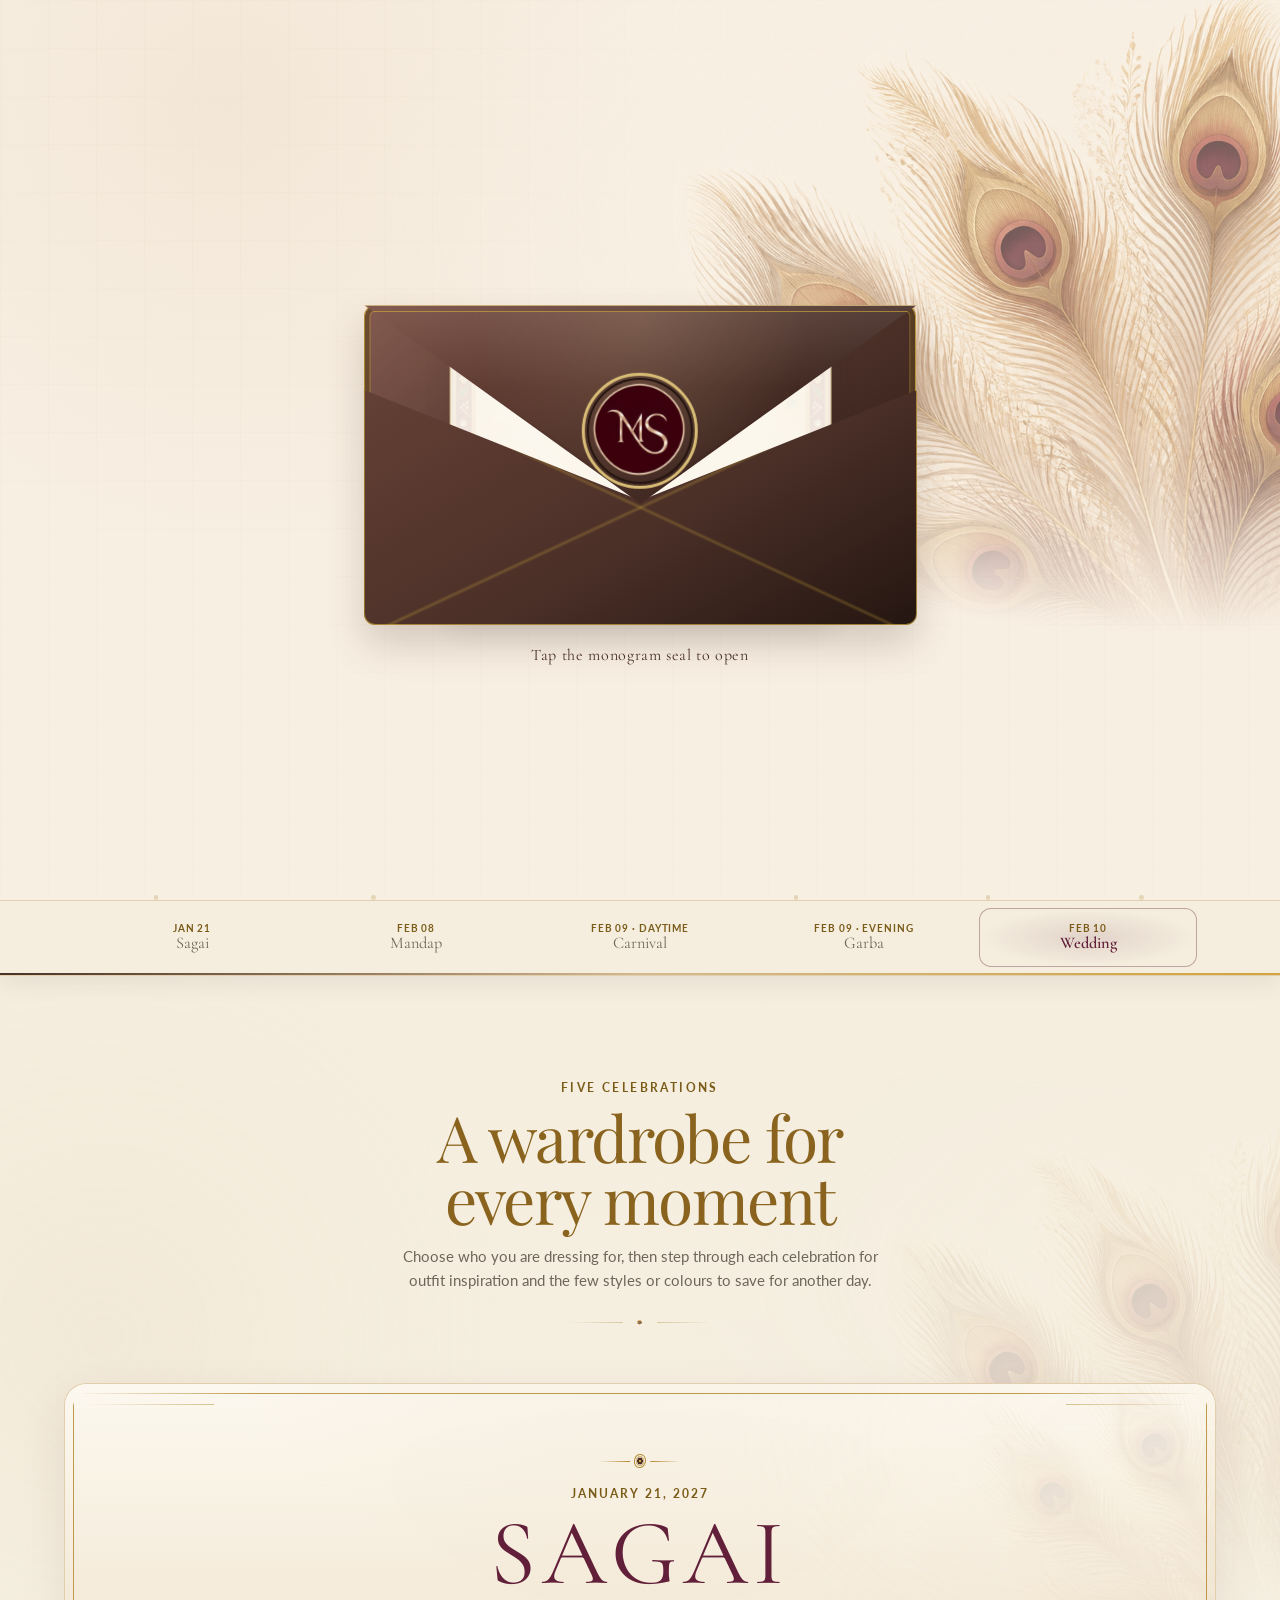
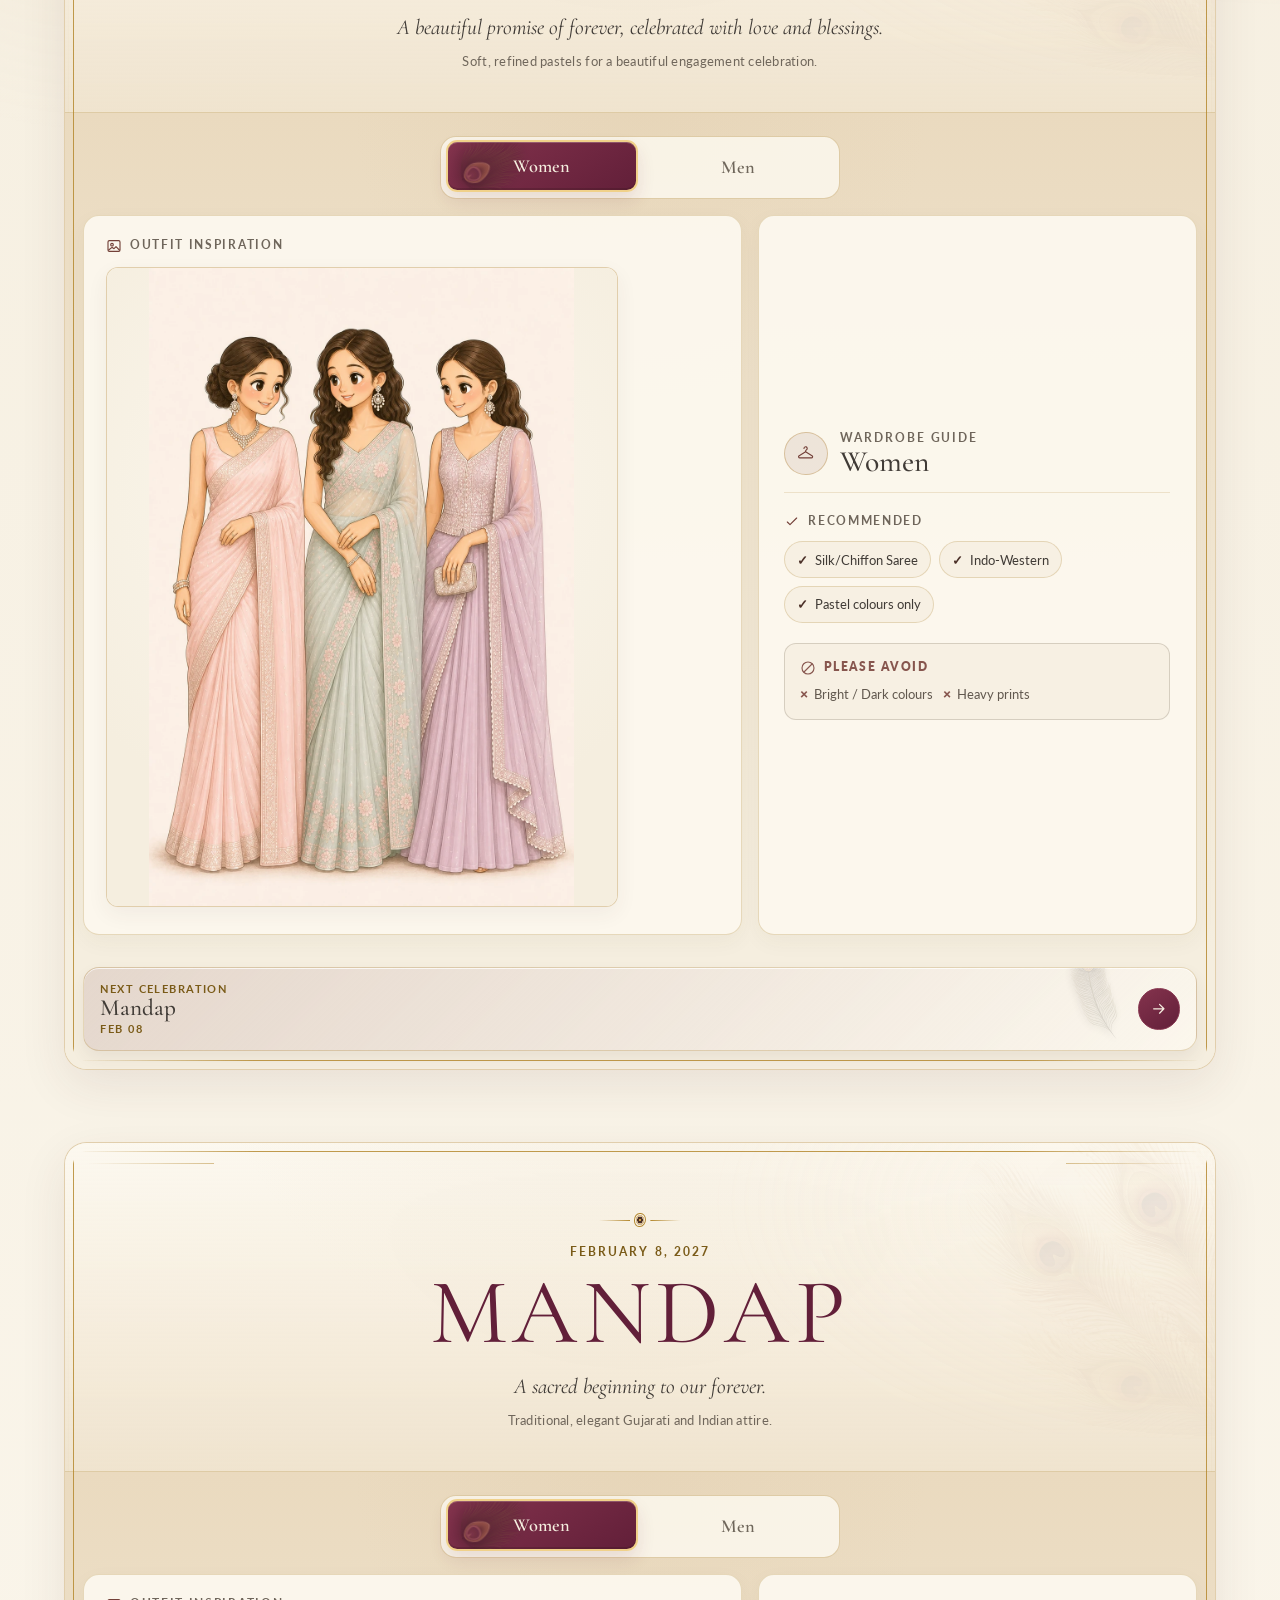
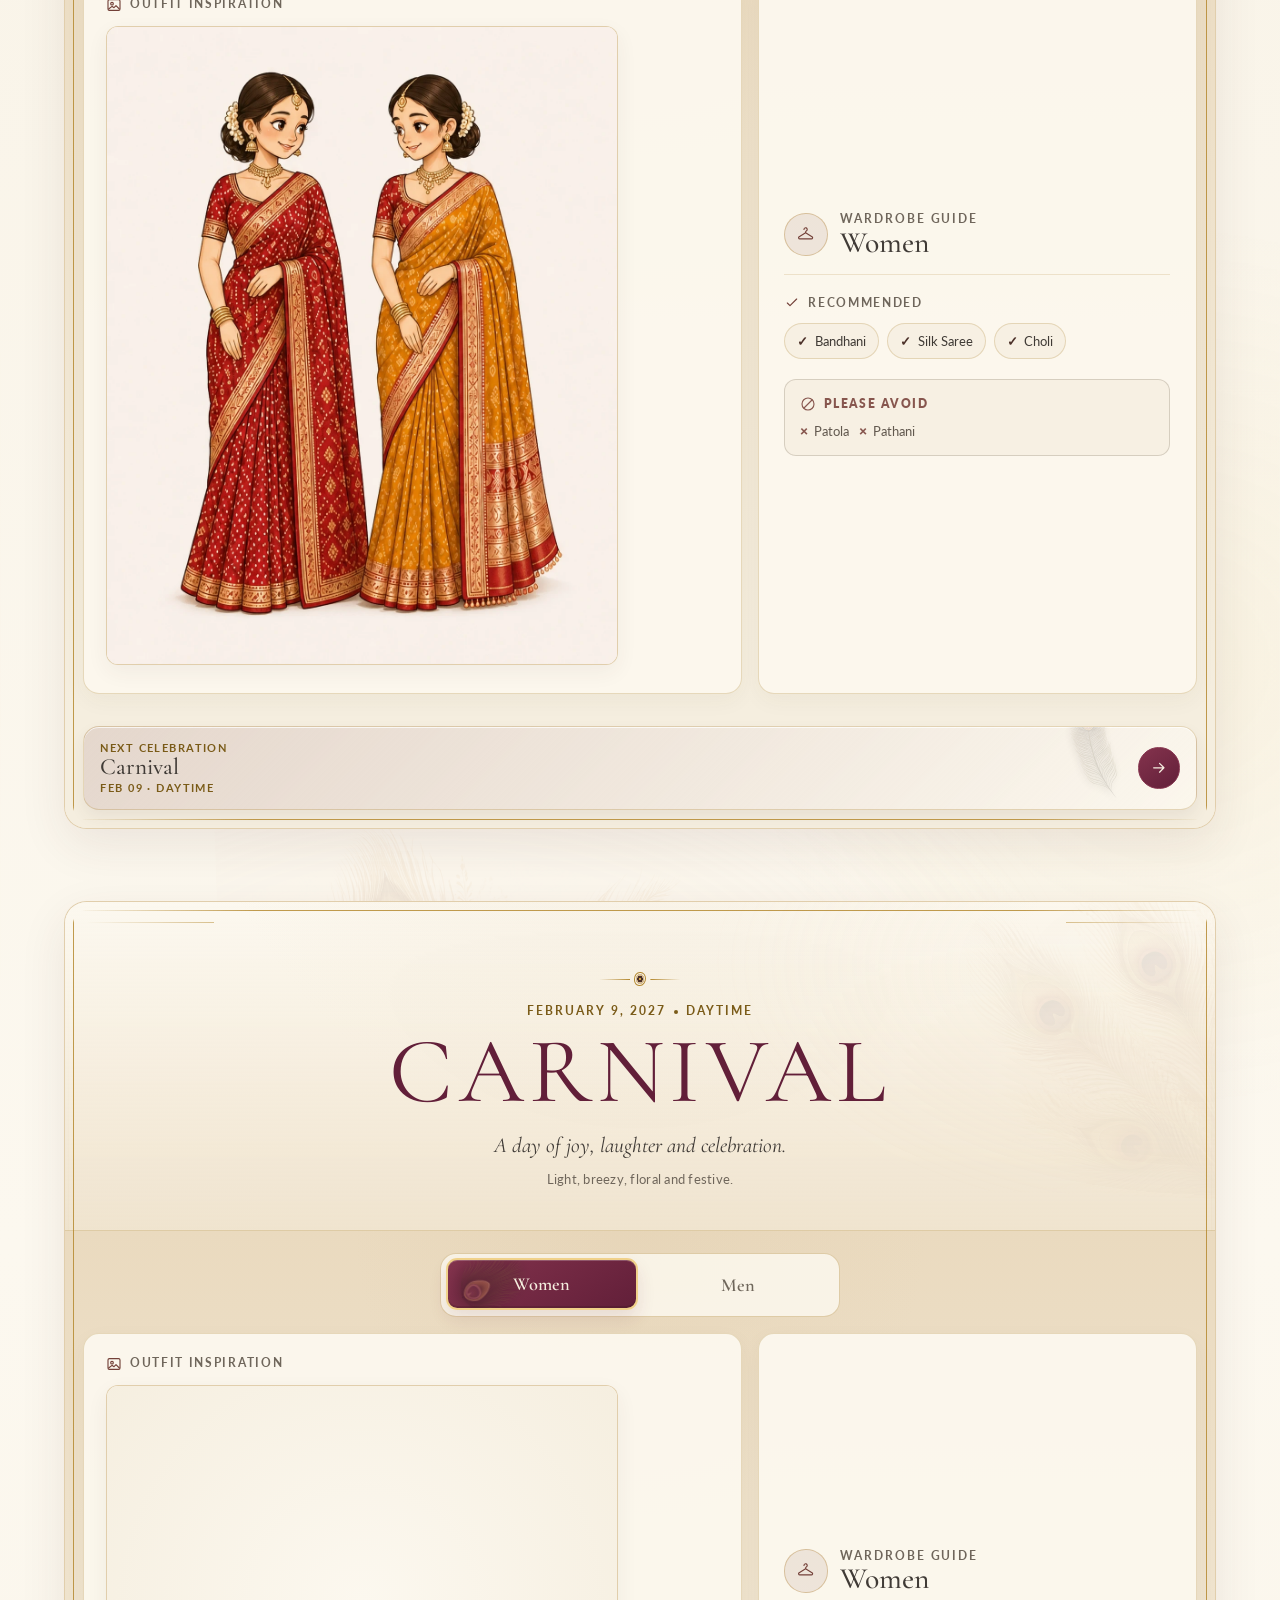
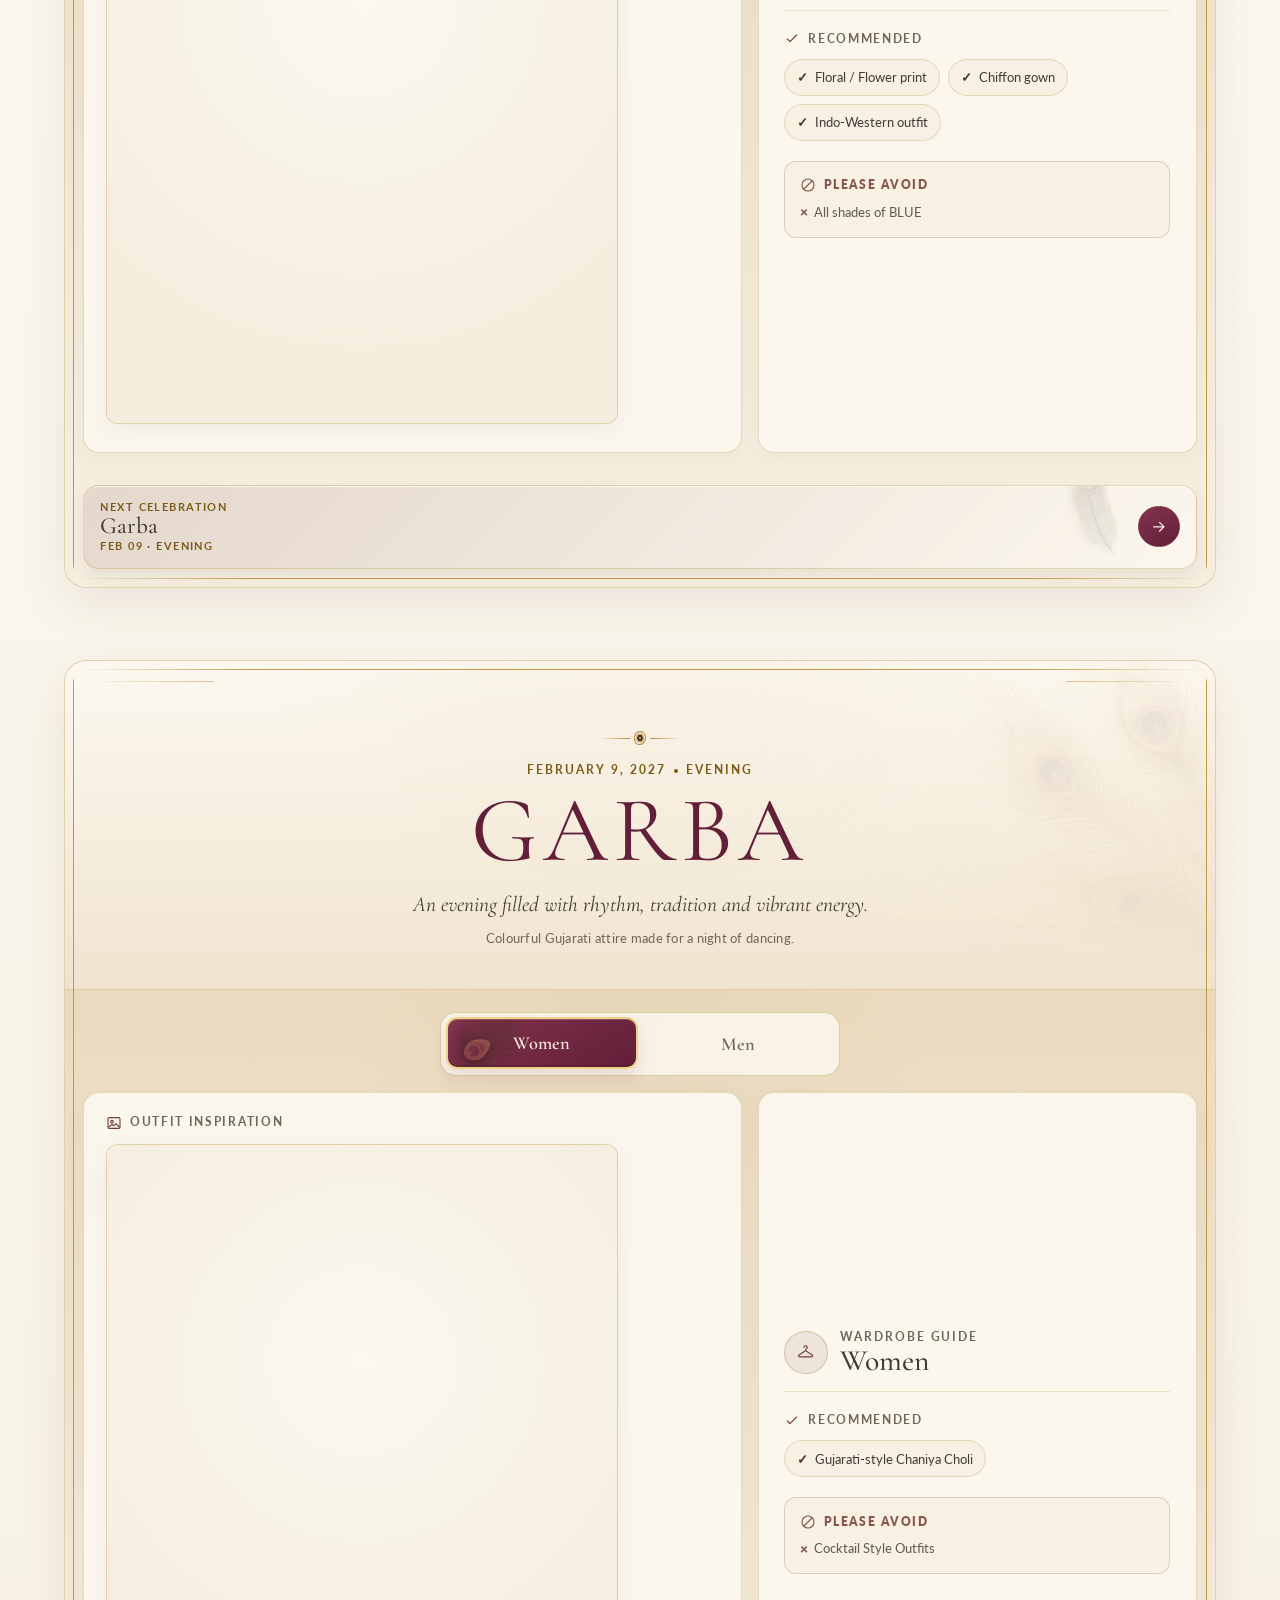
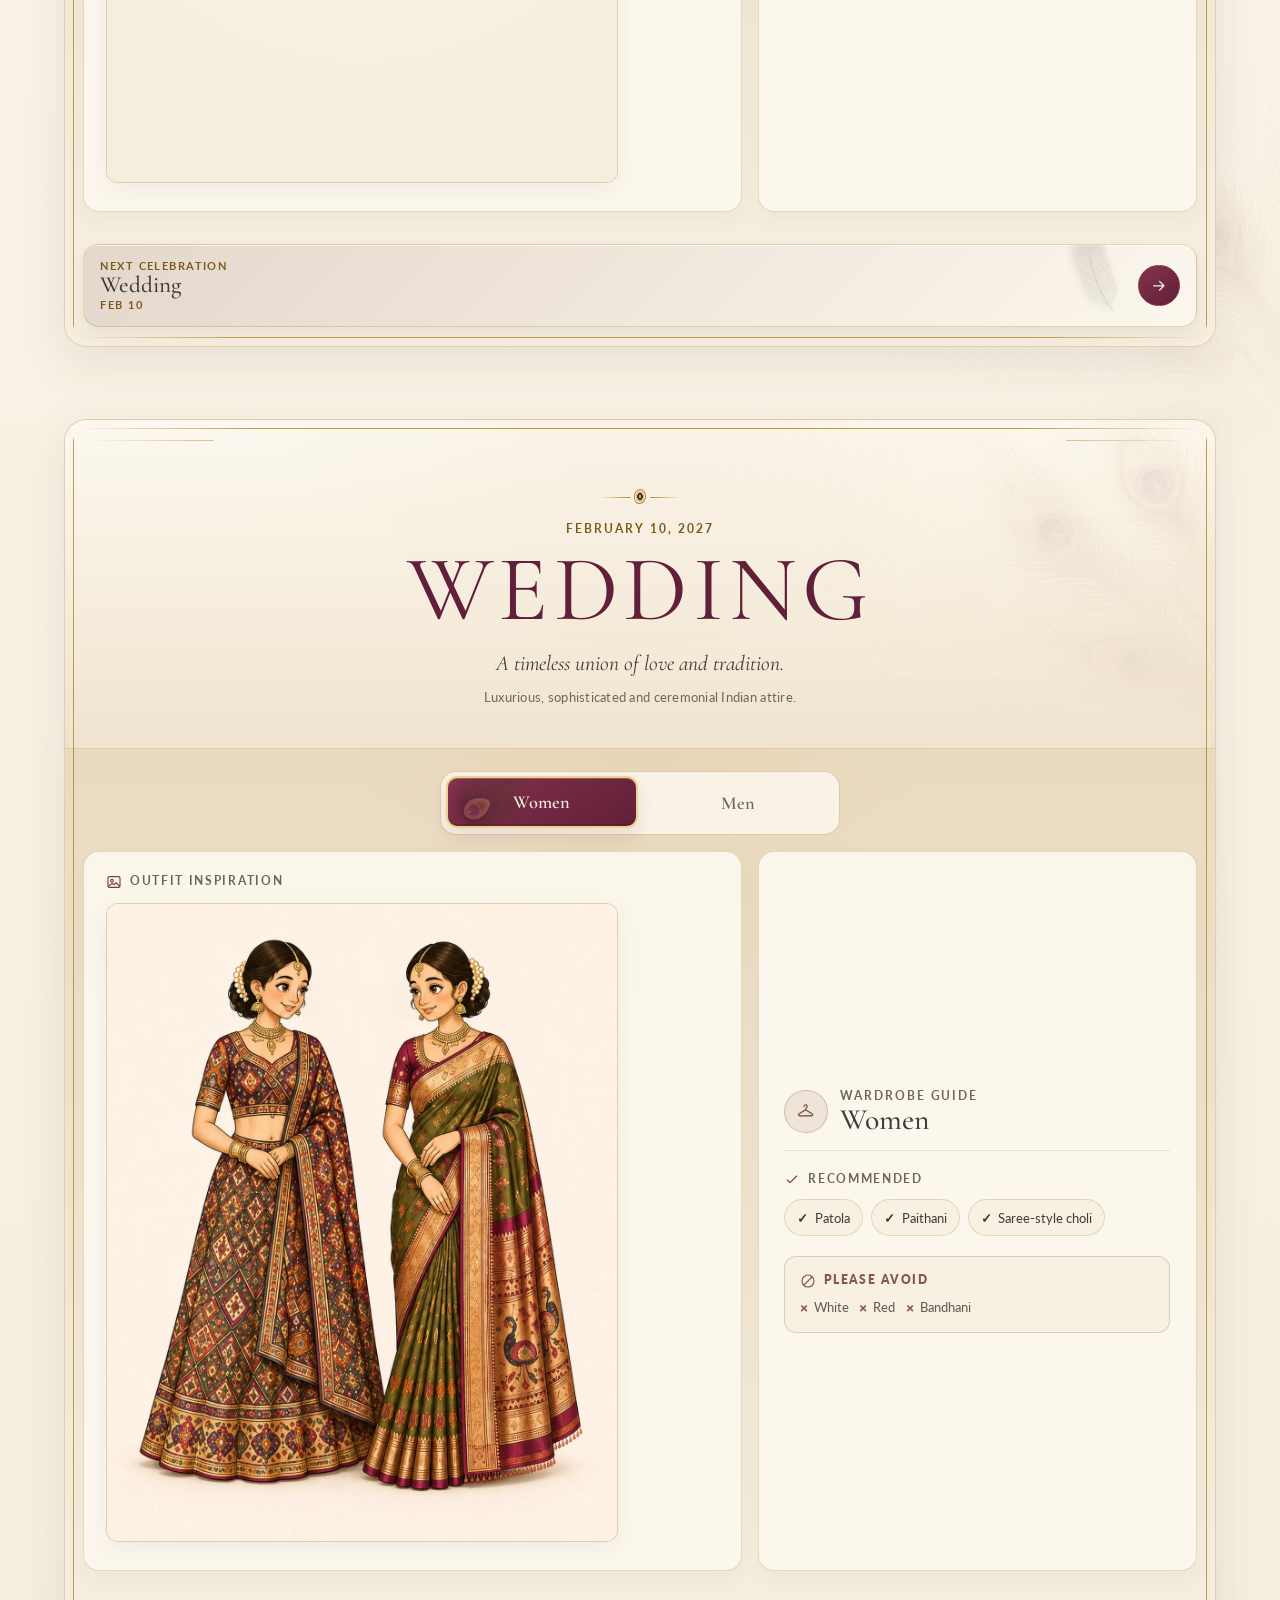
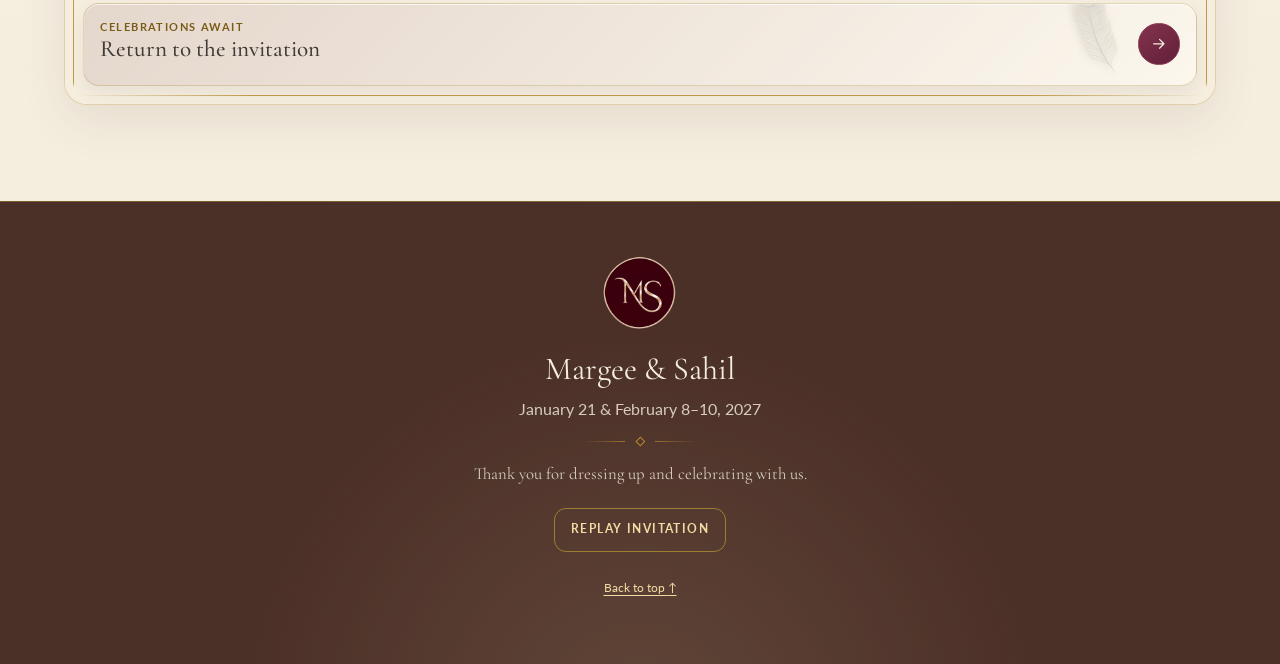
<file: wardrobe.html>
<!doctype html>
<html lang="en" data-motion-preference="playing">
  <head>
    <meta charset="utf-8">
    <meta name="viewport" content="width=device-width, initial-scale=1, viewport-fit=cover">
    <meta
      name="description"
      content="Margee and Sahil's wedding wardrobe guide for every celebration."
    >
    <meta name="theme-color" content="#4b3028">
    <meta name="color-scheme" content="light">
    <title>Margee &amp; Sahil's Wedding Wardrobe</title>
    <link rel="canonical" href="https://thesamarstory.com/" data-site-canonical>
    <link rel="icon" type="image/png" href="assets/logo/ms-monogram-burgundy.png">
    <link rel="preload" as="image" href="assets/decor/peacock-feather-cluster-bg-v4.png" fetchpriority="high">
    <link rel="preconnect" href="https://fonts.googleapis.com">
    <link rel="preconnect" href="https://fonts.gstatic.com" crossorigin>
    <link
      rel="stylesheet"
      href="https://fonts.googleapis.com/css2?family=Cormorant+Garamond:ital,wght@0,400;0,500;0,600;1,400&amp;family=Italianno&amp;family=Lato:wght@300;400;700&amp;family=Playfair+Display:wght@400;500;600&amp;display=swap"
    >
    <link rel="stylesheet" href="css/styles.css?v=20261117-1">
    <script src="js/events.js?v=20261125-1" defer></script>
    <script src="js/motion-packs.js" defer></script>
    <script src="js/app.js" defer></script>
    <script src="js/invitation.js" defer></script>
  </head>
  <body>
    <dialog
      class="invitation"
      data-invitation
      aria-labelledby="invitation-title"
      aria-describedby="invitation-hint"
      hidden
    >
      <div class="invitation__atmosphere" aria-hidden="true">
        <span></span><span></span><span></span><span></span><span></span>
      </div>

      <div class="invitation__stage">
        <h2 class="sr-only" id="invitation-title" tabindex="-1">Margee and Sahil's wedding invitation</h2>

        <div class="kankotri" data-kankotri>
          <div class="kankotri__back" aria-hidden="true"></div>

          <div class="kankotri__card" aria-hidden="true">
            <img
              class="kankotri__monogram"
              src="assets/logo/ms-monogram-burgundy.png"
              alt=""
              width="2000"
              height="2000"
              decoding="async"
            >
            <p>Margee &amp; Sahil's</p>
            <strong>Wedding</strong>
            <span>Wardrobe</span>
          </div>

          <div class="kankotri__flap" aria-hidden="true"></div>
          <div class="kankotri__pocket" aria-hidden="true"></div>

          <button
            class="kankotri__seal"
            type="button"
            data-invitation-open
            aria-label="Open Margee and Sahil's wedding invitation"
          >
            <img
              src="assets/logo/ms-monogram-burgundy.png"
              alt=""
              width="2000"
              height="2000"
            >
            <span>Open invitation</span>
          </button>
        </div>

        <p class="invitation__hint" id="invitation-hint">Tap the monogram seal to open</p>
      </div>
    </dialog>

    <div class="site-shell" data-site-shell>
      <a class="skip-link" href="#events">Skip to the wardrobe</a>

      <header class="hero" id="top">
        <div class="hero__scenery" aria-hidden="true"></div>
        <div class="hero__veil" aria-hidden="true"></div>
        <div class="hero__frame" aria-hidden="true"></div>
        <div class="hero__ambience" aria-hidden="true">
          <span></span><span></span><span></span><span></span><span></span>
          <span></span><span></span><span></span><span></span><span></span>
        </div>
        <div class="hero__content">
          <img
            class="monogram"
            src="assets/logo/ms-monogram-burgundy.png"
            alt="M and S monogram"
            width="2000"
            height="2000"
            decoding="async"
            fetchpriority="high"
          >
          <p class="hero__audience" data-audience-badge>Complete celebration guide</p>
          <p class="eyebrow" data-site-kicker>You're invited to celebrate</p>
          <h1 data-site-title tabindex="-1">
            <span class="hero__title-lead">Margee &amp; Sahil's</span>
            <span class="hero__title-main">Wedding</span>
            <span class="hero__title-script">Wardrobe</span>
          </h1>
          <div class="title-flourish" aria-hidden="true"><span></span></div>
          <p class="hero__intro" data-site-intro>
            We're so excited to celebrate with you. To make getting ready a
            little easier, we've put together a wardrobe guide for each celebration.
          </p>
          <p class="hero__note" data-site-note>
            Come dressed, celebrate, dance and make memories with us.
          </p>
          <a class="button button--primary" href="#events">
            Explore the celebrations
            <svg viewBox="0 0 24 24" aria-hidden="true">
              <path d="M12 5v14M6.5 13.5 12 19l5.5-5.5"></path>
            </svg>
          </a>
        </div>

        <a class="hero__scroll" href="#event-navigation" aria-label="Scroll to event navigation">
          <span></span>
        </a>
      </header>

      <nav class="event-nav" id="event-navigation" aria-label="Wedding events">
        <div class="event-nav__viewport">
          <div class="event-nav__inner" data-event-nav></div>
        </div>
        <div class="event-nav__progress" aria-hidden="true">
          <span data-event-progress></span>
        </div>
      </nav>

      <p class="sr-only" data-attire-status aria-live="polite"></p>

      <main id="events" tabindex="-1">
        <div class="peacock-parallax" data-feather-parallax aria-hidden="true">
          <span
            class="peacock-parallax__layer peacock-parallax__layer--top"
            data-parallax-layer
            data-parallax-speed="0.06"
            data-parallax-limit="48"
            data-parallax-drift="-0.14"
          ><i class="peacock-parallax__art"></i></span>
          <span
            class="peacock-parallax__layer peacock-parallax__layer--middle"
            data-parallax-layer
            data-parallax-speed="0.105"
            data-parallax-limit="64"
            data-parallax-drift="0.12"
          ><i class="peacock-parallax__art"></i></span>
          <span
            class="peacock-parallax__layer peacock-parallax__layer--lower"
            data-parallax-layer
            data-parallax-speed="0.155"
            data-parallax-limit="78"
            data-parallax-drift="-0.18"
          ><i class="peacock-parallax__art"></i></span>
        </div>

        <div class="events-intro">
          <p class="eyebrow" data-events-kicker>Five celebrations</p>
          <h2>A wardrobe for every moment</h2>
          <p>
            Choose who you are dressing for, then step through each celebration for
            outfit inspiration and the few styles or colours to save for another day.
          </p>
        </div>

        <div class="events" data-events-root>
          <noscript>
            <p class="empty-state">
              Please enable JavaScript to view the wedding wardrobe guide.
            </p>
          </noscript>
        </div>
      </main>

      <footer class="footer">
        <img
          class="footer__monogram"
          src="assets/logo/ms-monogram-burgundy.png"
          alt=""
          width="2000"
          height="2000"
          loading="lazy"
          decoding="async"
        >
        <p class="footer__names" data-footer-names>Margee &amp; Sahil</p>
        <p data-footer-dates>January 21 &amp; February 8–10, 2027</p>
        <div class="title-flourish title-flourish--small" aria-hidden="true"><span></span></div>
        <p class="footer__thanks" data-footer-message>
          Thank you for dressing up and celebrating with us.
        </p>
        <button class="footer__replay" type="button" data-invitation-replay hidden>
          Replay invitation
        </button>
        <a href="#top" class="footer__top">Back to top <span aria-hidden="true">↑</span></a>
      </footer>

      <dialog class="lightbox" data-lightbox aria-label="Outfit image viewer">
        <button class="lightbox__close" type="button" data-lightbox-close aria-label="Close image viewer">
          <svg viewBox="0 0 24 24" aria-hidden="true">
            <path d="m6 6 12 12M18 6 6 18"></path>
          </svg>
        </button>
        <button class="lightbox__nav lightbox__nav--previous" type="button" data-lightbox-previous aria-label="Previous image">
          <svg viewBox="0 0 24 24" aria-hidden="true"><path d="m15 5-7 7 7 7"></path></svg>
        </button>
        <figure class="lightbox__figure">
          <div class="lightbox__image-wrap">
            <img data-lightbox-image alt="">
          </div>
          <figcaption>
            <span data-lightbox-caption></span>
            <span class="lightbox__counter" data-lightbox-counter></span>
          </figcaption>
        </figure>
        <button class="lightbox__nav lightbox__nav--next" type="button" data-lightbox-next aria-label="Next image">
          <svg viewBox="0 0 24 24" aria-hidden="true"><path d="m9 5 7 7-7 7"></path></svg>
        </button>
      </dialog>
    </div>
  </body>
</html>
</file>
<file: css/guest-landing.css>
:root {
  color-scheme: light;
  font-family: 'DM Sans', Arial, sans-serif;
  color: #4f302b;
  background: #f8efe3;
}
* { box-sizing: border-box; }
body {
  margin: 0;
  min-height: 100vh;
  min-height: 100svh;
  display: grid;
  place-items: center;
  position: relative;
  isolation: isolate;
  overflow-x: clip;
  background: radial-gradient(ellipse at 20% 12%, #fffaf2, transparent 70%);
}
body::before {
  content: '';
  position: fixed;
  z-index: -1;
  inset: 0;
  pointer-events: none;
  background: url('/assets/decor/peacock-feather-cluster-bg-v4.png') right center / auto 110% no-repeat;
  opacity: .19;
  transform-origin: 80% 90%;
  animation: feather-breathe 10s ease-in-out infinite alternate;
}
.guest-welcome { width: min(100%, 720px); padding: 48px 24px; text-align: center; }
.guest-welcome__logo { display: block; width: clamp(140px, 19vw, 190px); height: auto; margin: 0 auto 20px; }
.guest-welcome__names {
  margin: 0;
  color: #70283a;
  font-family: 'Cormorant Garamond', Georgia, serif;
  font-size: clamp(40px, 7vw, 64px);
  font-weight: 500;
  line-height: 1.15;
}
.guest-welcome__names span { color: #b68a49; }
.guest-welcome__flourish { display: block; width: min(240px, 65%); height: 36px; margin: 20px auto 30px; color: #b68a49; }
h1 { margin: 0 0 20px; color: #8d7868; font-size: 15px; font-weight: 500; letter-spacing: .16em; }
.guest-choices { display: flex; justify-content: center; gap: 24px; }
.guest-choices a {
  flex: 1;
  max-width: 240px;
  padding: 15px 28px;
  border: 1px solid #b68a49;
  border-radius: 6px;
  background: #70283a;
  color: #fffaf2;
  font-family: 'Cormorant Garamond', Georgia, serif;
  font-size: 30px;
  font-weight: 600;
  line-height: 1.2;
  text-decoration: none;
  box-shadow: 0 6px 20px #57312212;
  transition: background-color .2s ease;
}
.guest-choices a:hover { background: #5e2038; }
.guest-choices a:focus-visible { outline: 3px solid #b68a49; outline-offset: 5px; }
@keyframes feather-breathe {
  from { transform: scale(1) rotate(-.5deg); }
  to { transform: scale(1.035) rotate(.5deg); }
}
@media (max-width: 600px) {
  .guest-choices { flex-direction: column; align-items: center; gap: 16px; }
  .guest-choices a { width: 100%; flex: auto; }
  .guest-welcome { padding-block: 32px; }
}
@media (prefers-reduced-motion: reduce) {
  body::before { animation: none; }
  .guest-choices a { transition: none; }
}
@media (max-height: 600px) and (min-width: 601px) {
  .guest-welcome { padding-block: 20px; }
  .guest-welcome__logo { width: 96px; margin-bottom: 8px; }
  .guest-welcome__names { font-size: 40px; }
  .guest-welcome__flourish { margin-block: 8px 12px; height: 24px; }
  h1 { margin-bottom: 12px; }
}
</file>
<file: margee/css/styles.css>
:root{--ink:#4f302b;--brown:#573122;--wine:#70283a;--plum:#5e2038;--gold:#b68a49;--gold-light:#dfc69a;--cream:#f8f0e4;--paper:#fffaf2;--muted:#8d7868;--sans:'DM Sans',Arial,sans-serif;--serif:'Cormorant Garamond',Georgia,serif;--progress:0%;}
*{box-sizing:border-box}
html{scroll-behavior:smooth;scroll-padding-top:30px}
body{margin:0;background:var(--cream);color:var(--ink);font-family:var(--sans);font-size:15px;line-height:1.65;-webkit-font-smoothing:antialiased;overflow-x:hidden}
body::before{content:'';position:fixed;inset:0;pointer-events:none;z-index:90;opacity:.10;background-image:url("../images/paper-texture.svg");mix-blend-mode:multiply}
img{display:block;max-width:100%}
a{color:inherit}
button{font-family:inherit}
::selection{background:#d9b6a6;color:#451e2e}
.progress{position:fixed;top:0;left:0;width:var(--progress);height:3px;z-index:100;background:linear-gradient(90deg,#a96a4d,#dfc58d,#922c47);pointer-events:none}
.page-width{width:min(1120px,calc(100% - 52px));margin-inline:auto}
.eyebrow{text-transform:uppercase;letter-spacing:.28em;font-size:11px;font-weight:700;color:var(--gold)}
.flourish{width:min(240px,55vw);height:34px;display:block;margin:19px auto;color:var(--gold)}
.flourish svg{width:100%;height:100%}
.site-top{position:absolute;top:0;left:0;right:0;z-index:10;padding:25px clamp(23px,5vw,70px);display:flex;align-items:center;justify-content:flex-end;gap:24px}
.site-top__name{font-family:var(--serif);font-size:25px;letter-spacing:.02em;color:var(--wine);font-weight:600;text-decoration:none}
.site-top__right{display:flex;gap:25px;align-items:center}
.site-top__right a{font-size:10px;letter-spacing:.18em;text-transform:uppercase;text-decoration:none;color:#755845;font-weight:700;border-bottom:1px solid transparent;padding-bottom:4px;transition:border-color .2s}
.site-top__right a:hover{border-color:var(--gold)}
.hero{min-height: min(980px, 100svh);min-height:max(760px,100svh);padding:116px 26px 76px;position:relative;display:flex;align-items:center;justify-content:center;text-align:center;isolation:isolate;background:radial-gradient(ellipse at 52% 40%,#fffaf3 0%,#f6eddf 68%,#efe1d0 100%)}
.hero__background{position:absolute;inset:0;background-image:url('../images/hero-background.webp');background-size:cover;background-position:center center;opacity:.66;z-index:-2;pointer-events:none}
.hero::before{content:'';position:absolute;inset:25px;pointer-events:none;border:1px solid rgba(181,138,73,.35);z-index:-1}
.hero__content{width:min(650px,100%);position:relative;z-index:1}
.ganesha{color:#ad814d;width:61px;height:71px;display:block;margin:2px auto 9px;filter:drop-shadow(0 4px 8px #d5bd9860)}
.sanskrit{font-family:Georgia,serif;color:#8c6748;letter-spacing:.05em;font-size:18px;margin:0 0 8px}
.salutation{font-family:var(--serif);font-style:italic;font-size:19px;color:#9b7c5f;margin:0 0 20px}
.monogram{width:155px;height:auto;margin:18px auto 24px;box-shadow:none;border:0;padding:5px;outline:0;border-radius:0;}
.hero__intro{font-size:11px;letter-spacing:.30em;color:var(--gold);font-weight:600;text-transform:uppercase;margin:10px 0 12px}
h1,h2,h3,p{margin-top:0}
.hero h1{font-family:var(--serif);font-weight:500;line-height:.82;letter-spacing:-.035em;color:var(--wine);font-size:clamp(76px,11vw,137px);margin:0}
.hero h1 span{display:block}
.hero h1 em{font-family:var(--sans);font-weight:400;font-style:normal;font-size:.47em;line-height:1;display:block;color:#b08657;padding:8px 0 5px}
.hero__sub{font-family:var(--serif);font-style:italic;font-size:clamp(20px,2.5vw,29px);color:#816451;margin:20px 0 4px}
.hero__date{font-size:11px;text-transform:uppercase;letter-spacing:.22em;color:#8a6b4a;font-weight:700;margin:18px 0 31px}
.hero__scroll{display:inline-flex;align-items:center;flex-direction:column;gap:4px;font-size:10px;letter-spacing:.23em;text-decoration:none;text-transform:uppercase;color:#9d7a4e}
.hero__scroll::after{content:'';width:1px;height:42px;background:linear-gradient(var(--gold),transparent);display:block;margin-top:8px;animation:linefloat 2.5s ease-in-out infinite}
@keyframes linefloat{0%,100%{transform:scaleY(.83);opacity:.6}50%{transform:scaleY(1.2);opacity:1}}
.section{position:relative;isolation:isolate}
.section__heading{font-family:var(--serif);font-weight:500;line-height:1.03;color:var(--wine);font-size:clamp(44px,7vw,76px);letter-spacing:-.025em;margin:12px 0}
.section__intro{max-width:630px;margin:0 auto;color:#776556;font-size:15px;line-height:1.95}
.intro{padding:112px 0 125px;text-align:center;background:#fbf4e9}
.intro::before,.intro::after{content:'';position:absolute;width:320px;height:320px;border:1px solid #ccae7b30;border-radius:50%;pointer-events:none}
.intro::before{left:-230px;top:50px}
.intro::after{right:-230px;bottom:30px}
.intro__card{width:min(750px,100%);margin:auto;border-top:1px solid #d8be98;border-bottom:1px solid #d8be98;padding:62px 20px 50px;position:relative}
.intro__card::before,.intro__card::after{content:'✧';color:var(--gold);position:absolute;left:50%;transform:translateX(-50%);font-size:25px;background:#fbf4e9;padding:0 12px}
.intro__card::before{top:-19px}.intro__card::after{bottom:-19px}
.intro__names{display:grid;grid-template-columns:1fr auto 1fr;align-items:center;gap:14px;margin:48px auto 33px}
.person .line{font-size:10px;letter-spacing:.22em;color:var(--gold);text-transform:uppercase;font-weight:700}
.person strong{display:block;font-family:var(--serif);font-size:clamp(42px,6vw,71px);font-weight:500;color:var(--wine);line-height:1.05;margin:9px 0 14px}
.person .parents{color:#7c6555;font-size:13px;line-height:1.8;max-width:250px;margin:auto}
.intro__amp{font-family:var(--serif);font-size:clamp(45px,6vw,85px);color:var(--gold);font-style:italic}
.intro__message{font-family:var(--serif);font-style:italic;font-size:clamp(21px,2.6vw,30px);line-height:1.45;max-width:640px;margin:23px auto 0;color:#765745}
.chapters{text-align:center;background:linear-gradient(180deg,#f2e6d6,#f8f0e4);padding:100px 0 85px}
.chapters .section__heading{font-size:clamp(44px,6vw,70px)}
.chapter-row{display:flex;justify-content:center;gap:22px 42px;flex-wrap:wrap;margin-top:38px}
.chapter-row a{text-decoration:none;font-family:var(--serif);font-size:24px;color:#78533c;border-bottom:1px solid #d2b68a;padding:5px 0;transition:color .2s,transform .2s}
.chapter-row a:hover{color:var(--wine);transform:translateY(-2px)}
.event{padding:100px 0 118px;overflow:hidden;min-height:740px;display:flex;align-items:center}
.event--mandap{background:#f8eee0}
.event--carnival{background:#f9eee9}
.event--garba{background:#f6e8df}
.event--wedding{background:#f7efe4}
.event__layout{display:grid;grid-template-columns:minmax(0,1fr) minmax(0,1fr);gap:clamp(35px,7vw,95px);align-items:center;position:relative;z-index:1}
.event--reverse .event__art{order:2}
.event--reverse .event__copy{order:1}
.event__art{width:100%;margin:0;position:relative;max-width:515px;justify-self:center}
.event__art::before{content:'';position:absolute;inset:17px -16px -17px 16px;border:1px solid rgba(163,117,55,.48);border-radius:48% 48% 7px 7px;pointer-events:none;z-index:-1}
.event__art::after{content:'✧';position:absolute;bottom:-28px;left:50%;transform:translateX(-50%);color:var(--gold);background:var(--cream);border-radius:50%;width:33px;text-align:center;font-size:23px}
.event__art img{width:100%;max-height:640px;object-fit:cover;object-position:center;border:6px solid #fff8ec;border-radius:48% 48% 7px 7px;box-shadow:0 25px 55px rgba(66,33,20,.12);background:#f4e9dd}
.event--mandap .event__art img{aspect-ratio:1/1.11;object-position:center}
.event--carnival .event__art img{aspect-ratio:4/5}
.event--garba .event__art img{aspect-ratio:4/5}
.event--wedding .event__art img{aspect-ratio:4/5}
.event__copy{max-width:460px;justify-self:center}
.event__number{font-family:var(--serif);font-size:19px;color:#b68f61;font-style:italic;display:flex;align-items:center;gap:15px}
.event__number::after{content:'';height:1px;flex:1;background:#c8a77d80;max-width:80px}
.event h3{font:500 clamp(56px,6.5vw,89px)/.88 var(--serif);letter-spacing:-.02em;color:var(--wine);margin:18px 0 24px}
.event__poem{font-family:var(--serif);font-size:clamp(21px,2.9vw,29px);font-style:italic;color:#87684d;line-height:1.3;max-width:420px;margin-bottom:28px}
.event__body{font-size:14px;line-height:1.85;color:#736051;margin-bottom:30px}
.event__date{letter-spacing:.17em;text-transform:uppercase;font-weight:700;color:#9a764a;font-size:11px;display:block;margin-bottom:23px}
.event__schedule{border-top:1px solid #d7bb90;border-bottom:1px solid #d7bb90;padding:18px 0;display:grid;gap:13px;max-width:370px}
.time-row{display:flex;align-items:baseline;justify-content:space-between;gap:10px}
.time-row .time-label{color:#705b4f;font-size:13px}
.time-row .time-value{font-size:15px;font-weight:600;color:var(--wine);white-space:nowrap}
.event__motif{position:absolute;pointer-events:none;color:#bd9168;opacity:.25;width:225px;z-index:0}
.event__motif svg{width:100%}
.event--mandap .event__motif,.event--garba .event__motif{right:-60px;top:80px}
.event--carnival .event__motif,.event--wedding .event__motif{left:-60px;bottom:80px}
.quote-section{padding:110px 24px;text-align:center;background:linear-gradient(140deg,#6d2a40,#4a1d30);color:#f7e9d5;overflow:hidden}
.quote-section::before,.quote-section::after{content:'';position:absolute;border:1px solid #dabd9040;width:370px;height:370px;transform:rotate(45deg);pointer-events:none}
.quote-section::before{top:-260px;left:-210px}.quote-section::after{bottom:-260px;right:-210px}
.quote-section .eyebrow{color:#ebcda4}
.quote-section .flower-svg{display:block;width:91px;margin:0 auto 25px;color:#d1ae78}
.quote-section blockquote{margin:18px auto 0;max-width:860px;font:italic 400 clamp(35px,5vw,63px)/1.22 var(--serif)}
.logistics{padding:115px 0 110px;background:#f9f0e3;text-align:center}
.logistics__grid{display:grid;grid-template-columns:1fr 1fr;gap:24px;margin:45px auto 0;max-width:910px;text-align:left}
.info-card{border:1px solid #d1b48c;background:#fffaf2b8;padding:42px clamp(25px,3.5vw,45px);min-height:315px;position:relative;overflow:hidden}
.info-card::after{content:'✧';position:absolute;top:0;right:14px;color:#cfb58d;font-family:var(--serif);font-size:49px;opacity:.56}
.info-card h3{font:500 39px var(--serif);color:var(--wine);margin:9px 0 14px}
.info-card p{color:#796757;font-size:14px;line-height:1.8}
.info-card .venue-name{font:500 26px var(--serif);color:#674336;margin:0 0 7px}
.cta{display:inline-flex;align-items:center;justify-content:center;gap:14px;min-height:47px;border:1px solid #7b3347;background:var(--wine);color:#fff8ed;text-decoration:none;padding:13px 20px;font-size:10px;text-transform:uppercase;letter-spacing:.18em;font-weight:700;transition:background .25s,transform .25s,box-shadow .25s;white-space:normal;text-align:center}
.cta:hover{background:#592135;transform:translateY(-2px);box-shadow:0 8px 20px #59213522}
.cta::after{content:'↗';font-size:17px;line-height:1}
.cta--outline{background:transparent;color:var(--wine);border-color:#b79367}
.cta--outline:hover{color:#fff8ed}
.info-card .cta{margin-top:16px}
.wardrobe{padding:58px 20px;text-align:center;background:#f0e1cf;border-top:1px solid #dfc8a4;border-bottom:1px solid #dfc8a4}
.wardrobe__wrap{margin:auto;max-width:720px}
.wardrobe h2{font:500 clamp(36px,5vw,54px)/1.1 var(--serif);color:var(--wine);margin:12px 0}
.wardrobe p{font-size:14px;color:#816956;margin:14px 0 23px}
.footer{text-align:center;padding:88px 24px 60px;background:radial-gradient(ellipse at center,#53263a,#351825);color:#f4dfc4;position:relative;overflow:hidden}
.footer::before{content:'';position:absolute;inset:20px;border:1px solid #c5a46e55;pointer-events:none}
.footer__line{color:#dfbc84;font-family:var(--serif);font-style:italic;font-size:23px;margin-bottom:14px}
.footer__names{font:500 clamp(64px,9vw,103px)/1 var(--serif);color:#f3dfbf;margin:15px 0 20px}
.footer__hash{font-size:15px;font-weight:700;letter-spacing:.23em;color:#e2b98b;margin-top:30px}
.footer__small{font-size:10px;letter-spacing:.12em;text-transform:uppercase;opacity:.65;margin:33px auto 0}
.footer__flower{width:62px;display:block;margin:0 auto;color:#d5b781}
.back-top{position:fixed;right:17px;bottom:17px;z-index:20;width:47px;height:47px;display:grid;place-items:center;text-decoration:none;border:1px solid #bf975e;background:#fff9edeb;color:var(--wine);font-size:23px;box-shadow:0 4px 19px #613d1f24;opacity:0;pointer-events:none;transform:translateY(10px);transition:opacity .25s,transform .25s}
.back-top.is-visible{opacity:1;transform:translateY(0);pointer-events:auto}
.js-enabled [data-reveal]{opacity:0;transform:translate3d(0,42px,0);filter:blur(3px);transition:opacity 1.1s cubic-bezier(.2,.8,.2,1),transform 1.1s cubic-bezier(.2,.8,.2,1),filter 1.1s;transition-delay:var(--delay,0ms)}
.js-enabled [data-reveal="left"]{transform:translate3d(-55px,20px,0)}
.js-enabled [data-reveal="right"]{transform:translate3d(55px,20px,0)}
.js-enabled [data-reveal].is-revealed{opacity:1;transform:translate3d(0,0,0);filter:blur(0)}
@media(min-width:1100px){.hero__background{background-size:min(100%,1120px) auto;background-repeat:no-repeat;background-position:center center}}
@media(max-width:800px){
.site-top{padding:17px 23px}.site-top__name{font-size:22px}.site-top__right{gap:13px}.site-top__right a{font-size:9px;letter-spacing:.08em}.site-top__right a:first-child{display:none}
.hero{min-height:790px;padding:107px 24px 62px}.hero::before{inset:13px}.hero h1{font-size:clamp(65px,15vw,105px)}.monogram{width:142px}
.intro{padding:90px 0 92px}.intro__card{padding:53px 6px 38px}
.intro__names{grid-template-columns:1fr;gap:7px;margin:33px auto 23px}.intro__amp{line-height:.8;font-size:46px}.person strong{font-size:60px}.person .parents{font-size:13px}
.event{padding:75px 0 90px;min-height:0}.event__layout{grid-template-columns:1fr;gap:56px}.event--reverse .event__art,.event--reverse .event__copy{order:initial}.event__art{width:min(480px,90%);margin:auto}.event__copy{width:min(470px,100%);justify-self:center}.event h3{font-size:clamp(59px,13vw,82px)}.event__poem{font-size:27px}.event__art::before{inset:13px -12px -13px 12px}.event__date{margin-bottom:22px}
.logistics{padding:85px 0}.logistics__grid{grid-template-columns:1fr;max-width:470px}.info-card{min-height:0}.quote-section{padding:90px 18px}
}
@media(max-width:520px){
.page-width{width:calc(100% - 40px)}
.hero{min-height:760px;min-height:100svh;padding-top:91px}.hero__background{background-size:cover;opacity:.47}.ganesha{width:54px;height:60px}.salutation{font-size:16px;margin-bottom:11px}.monogram{width:124px;margin:13px auto 22px}.hero__intro{font-size:9px;letter-spacing:.18em}.hero h1{font-size:clamp(62px,17.5vw,95px)}.hero__date{font-size:10px;letter-spacing:.14em;margin-top:18px}.hero__sub{font-size:21px}
.section__heading{font-size:49px}.section__intro{font-size:14px}.intro__card{border-top:1px solid #d8be98;border-bottom:1px solid #d8be98}
.person strong{font-size:57px}.intro__message{font-size:23px}.chapters{padding:75px 0 66px}.chapter-row{gap:7px 25px}.chapter-row a{font-size:21px}
.event__art{width:94%}.event h3{font-size:62px}.event__poem{font-size:25px}.event__art img{border-width:4px}.time-row .time-label{font-size:12px}.time-row .time-value{font-size:14px}
.logistics__grid{gap:16px}.info-card{padding:30px 25px}.info-card h3{font-size:36px}
.footer__names{font-size:65px}.footer{padding:82px 26px 50px}.footer::before{inset:12px}
}
@media(prefers-reduced-motion:reduce){html{scroll-behavior:auto}*,*::before,*::after{animation-duration:.01ms!important;transition-duration:.01ms!important;scroll-behavior:auto!important}.js-enabled [data-reveal]{opacity:1!important;filter:none!important;transform:none!important}}

/* Header ampersand: extracted from its original inline style. */
.site-top__amp{font-style:italic;color:#b28c58}

/* Centered vertical invitation; scoped to the second section only. */
#invitation .intro__names{grid-template-columns:1fr;gap:18px;margin:32px auto 28px}
#invitation .intro__names .person{width:100%}
#invitation .intro__names .parents{max-width:100%;text-wrap:balance}
#invitation .intro__names .section__intro{margin:10px auto 0;text-wrap:balance}
#invitation .intro__names .person:first-child strong{margin:26px 0 0}
#invitation .intro__names .person:last-child strong{margin:0 0 14px}
#invitation .intro__amp{font-size:clamp(46px,5vw,60px);line-height:1.1}

/* Garba subtitle is 4px larger than the poem, in bold upright warm gold. */
#garba .event__subtitle{display:block;font-size:clamp(25px,calc(2.9vw + 4px),33px);font-style:normal;font-weight:700;letter-spacing:normal;color:#b58e45;line-height:1.3;margin-top:.5em;text-wrap:balance}
@media(max-width:800px){#garba .event__subtitle{font-size:31px}}
@media(max-width:520px){#garba .event__subtitle{font-size:29px}}
</file>
<file: margee/css/responsive.css>
/* Full-width invitation with the wardrobe's original feather artwork. */
html {
  overflow-x: clip;
}

body {
  min-width: 0;
  overflow-x: clip;
}

main,
.section,
.hero,
.footer {
  width: 100%;
  min-width: 0;
}

.page-width {
  width: min(1120px, calc(100% - clamp(32px, 6vw, 72px)));
}

.hero {
  min-height: 100vh;
  min-height: 100svh;
  padding: clamp(88px, 10vh, 116px) clamp(20px, 5vw, 72px) clamp(48px, 7vh, 80px);
  overflow: clip;
  background:
    radial-gradient(circle at 14% 8%, rgba(211, 185, 145, .16), transparent 30rem),
    #f8efe3;
}

.hero__background {
  inset: 0;
  width: 100%;
  height: 100%;
  background: none;
  opacity: 1;
}

.hero__background::before,
.hero__background::after,
.event::before,
.chapters::before,
.logistics::before {
  position: absolute;
  width: clamp(40rem, 78vw, 90rem);
  aspect-ratio: 1672 / 941;
  background: url("../images/peacock-feather-cluster-bg-v4.png") center / contain no-repeat;
  -webkit-mask-image: radial-gradient(ellipse 68% 61% at 78% 35%, #000 0%, #000 44%, rgba(0, 0, 0, .82) 58%, transparent 100%);
  mask-image: radial-gradient(ellipse 68% 61% at 78% 35%, #000 0%, #000 44%, rgba(0, 0, 0, .82) 58%, transparent 100%);
  pointer-events: none;
  content: "";
  transform-origin: 72% 88%;
  animation: invitation-feather-sway 8s ease-in-out -2.4s infinite alternate paused;
}

.hero__background::before {
  top: -2rem;
  right: clamp(-30rem, -30vw, -17rem);
  opacity: .6;
}

.hero__background::after {
  --feather-direction: -1;
  bottom: -5rem;
  left: clamp(-36rem, -35vw, -23rem);
  opacity: .15;
  animation-duration: 11.5s;
  animation-delay: -4.1s;
}

.event::before,
.chapters::before,
.logistics::before {
  z-index: -1;
  top: 0;
  right: -24rem;
  opacity: .085;
  animation-duration: 11.5s;
}

.event--mandap::before,
.event--garba::before {
  --feather-direction: -1;
  right: auto;
  left: -24rem;
  transform: scaleX(-1);
  transform-origin: 50% 88%;
}

.hero.is-motion-active .hero__background::before,
.hero.is-motion-active .hero__background::after,
.is-motion-active.event::before,
.is-motion-active.chapters::before,
.is-motion-active.logistics::before {
  animation-play-state: running;
}

html[data-motion-paused] .hero__background::before,
html[data-motion-paused] .hero__background::after,
html[data-motion-paused] .section::before {
  animation-play-state: paused;
}

@keyframes invitation-feather-sway {
  from { transform: scaleX(var(--feather-direction, 1)) rotate(.15deg) translate3d(-1px, 1px, 0); }
  to { transform: scaleX(var(--feather-direction, 1)) rotate(1.05deg) translate3d(3px, -2px, 0); }
}

.section,
.footer {
  overflow: clip;
}

.hero::before {
  inset: clamp(12px, 2vw, 25px);
}

.hero__content,
.event__copy,
.info-card,
.intro__names > * {
  min-width: 0;
  overflow-wrap: break-word;
}

.monogram {
  padding: 0;
}

.event__copy {
  width: 100%;
}

.event__schedule,
.cta {
  max-width: 100%;
}

.cta,
.site-top__right a {
  min-height: 44px;
}

.site-top__right a {
  display: inline-flex;
  align-items: center;
}

a:focus-visible {
  outline: 2px solid var(--wine);
  outline-offset: 5px;
}

.footer a:focus-visible {
  outline-color: var(--gold-light);
}

@media (max-width: 800px) {
  .event {
    padding-block: clamp(56px, 10vw, 85px);
  }

  .event__layout {
    gap: clamp(44px, 8vw, 64px);
  }

  .event__art {
    width: min(480px, 92%);
  }

  .event h3 {
    font-size: clamp(40px, 12vw, 82px);
    line-height: 1;
  }

  .section__heading {
    font-size: clamp(38px, 10vw, 64px);
  }

  .hero__background::before {
    right: -24rem;
    opacity: .42;
  }

  .footer__names {
    font-size: clamp(48px, 12vw, 80px);
  }

  .footer__hash {
    font-size: clamp(11px, 3vw, 15px);
    letter-spacing: .16em;
  }
}

@media (max-width: 360px) {
  .hero h1 {
    font-size: clamp(48px, 17vw, 62px);
  }

  .info-card {
    padding-inline: 20px;
  }

  .time-row {
    flex-wrap: wrap;
  }
}

@media (prefers-reduced-motion: reduce) {
  .hero__background::before,
  .hero__background::after,
  .section::before {
    animation: none;
  }
}
</file>
<file: css/invitation-entry.css>
/* Reuse the original envelope presentation without applying wardrobe page styles. */
html.js-enabled:not([data-invitation-state]) body { visibility: hidden; }
html[data-invitation-state="closed"],
html[data-invitation-state="opening"] { overflow: hidden; }
body.is-invitation-open { overflow: hidden; }
.invitation, .invitation *, .invitation::before, .invitation::after { box-sizing: border-box; }
.invitation {
  --ivory: #f5eedf;
  --ivory-100: var(--ivory);
  --plum-950: #251611;
  --deep-teal: #4b3028;
  --warm-charcoal: #403b36;
  --blush-400: #cda99a;
  --script: var(--serif);
}
.invitation[hidden] { display: none; }
.invitation__title {
  position: absolute; width: 1px; height: 1px; padding: 0; margin: -1px;
  overflow: hidden; clip-path: inset(50%); white-space: nowrap;
}

  .invitation {
    position: fixed;
    z-index: 2500;
    inset: 0;
    width: 100%;
    max-width: none;
    height: 100vh;
    height: 100dvh;
    max-height: none;
    overflow: hidden;
    padding: 0;
    border: 0;
    margin: 0;
    color: var(--ivory-100);
    background:
      linear-gradient(180deg, rgba(21, 8, 21, 0.05), rgba(21, 8, 21, 0.42)),
      linear-gradient(var(--plum-950), var(--plum-950));
    isolation: isolate;
  }

  .invitation[open] {
    display: grid;
    place-items: center;
  }

  .invitation::backdrop {
    background: transparent;
  }

  .invitation::before {
    position: absolute;
    z-index: -1;
    inset: 0;
    background:
      radial-gradient(circle at 50% 43%, rgba(124, 28, 61, 0.18), transparent 39%),
      linear-gradient(180deg, rgba(21, 8, 21, 0.02), rgba(21, 8, 21, 0.4));
    content: "";
    pointer-events: none;
  }

  .invitation__jasmine {
    position: absolute;
    z-index: 0;
    inset: 0;
    overflow: hidden;
    pointer-events: none;
  }

  .invitation__jasmine img {
    width: 100%;
    height: 100%;
    object-fit: cover;
    transform-origin: 50% 6%;
  }

  html[data-invitation-state="closed"]:not([data-motion-preference="reduced"]) .invitation__jasmine img {
    animation: jasmine-sway 6.5s ease-in-out infinite alternate;
  }

  .invitation__stage {
    position: relative;
    display: grid;
    width: 100%;
    max-height: 100%;
    place-items: center;
    padding:
      max(1rem, env(safe-area-inset-top))
      max(0.75rem, env(safe-area-inset-right))
      max(1rem, env(safe-area-inset-bottom))
      max(0.75rem, env(safe-area-inset-left));
    perspective: 1500px;
    text-align: center;
  }

  .invitation__atmosphere,
  .invitation__atmosphere span {
    position: absolute;
    inset: 0;
    pointer-events: none;
  }

  .invitation__atmosphere span {
    top: auto;
    width: 0.3rem;
    height: 0.3rem;
    border-radius: 50%;
    background: rgba(255, 230, 178, 0.9);
    box-shadow: 0 0 1rem rgba(242, 181, 68, 0.72);
    animation: invitation-mote 8s linear infinite;
  }

  .invitation__atmosphere span:nth-child(1) { left: 12%; animation-delay: -1.2s; }
  .invitation__atmosphere span:nth-child(2) { left: 29%; animation-delay: -5s; animation-duration: 9.2s; }
  .invitation__atmosphere span:nth-child(3) { left: 62%; animation-delay: -3.4s; animation-duration: 8.6s; }
  .invitation__atmosphere span:nth-child(4) { left: 77%; animation-delay: -6.1s; animation-duration: 10.2s; }
  .invitation__atmosphere span:nth-child(5) { left: 89%; animation-delay: -2.4s; animation-duration: 9s; }

  .kankotri {
    position: relative;
    width: min(88vw, 64dvh, 36rem);
    aspect-ratio: 1.42 / 1;
    transform-style: preserve-3d;
  }

  .kankotri__back {
    position: absolute;
    z-index: 1;
    inset: 18% 2% 3%;
    border: 1px solid rgba(232, 197, 110, 0.9);
    border-radius: 0.7rem;
    background:
      linear-gradient(135deg, rgba(255, 255, 255, 0.08), transparent 35%),
      radial-gradient(circle at 50% 0, rgba(242, 181, 68, 0.18), transparent 48%),
      linear-gradient(150deg, #7b1c3d, #4d112d 48%, #280b20);
    box-shadow:
      0 1.8rem 2.8rem rgba(0, 0, 0, 0.4),
      inset 0 0 0 0.28rem rgba(76, 28, 45, 0.72),
      inset 0 0 0 0.36rem rgba(232, 197, 110, 0.48);
  }

  .kankotri__card {
    position: absolute;
    z-index: 2;
    top: 17%;
    left: 14%;
    display: grid;
    width: 72%;
    height: 78%;
    align-content: center;
    justify-items: center;
    padding: 9% 8%;
    border: 1px solid rgba(232, 197, 110, 0.88);
    border-radius: 0.45rem;
    color: #5d2134;
    background:
      linear-gradient(rgba(255, 250, 240, 0.78), rgba(255, 250, 240, 0.78)),
      url("../assets/invitation/kankotri-card.webp") center / cover no-repeat;
    box-shadow: 0 0.8rem 2rem rgba(15, 5, 12, 0.3);
    transform: translateY(0) scale(0.92);
    transform-origin: center bottom;
    will-change: transform, opacity;
  }

  .kankotri__monogram {
    width: clamp(4rem, 17vw, 7.1rem);
    height: auto;
    margin-bottom: 0.15rem;
    aspect-ratio: 1;
    object-fit: contain;
  }

  .kankotri__card p {
    margin: 0;
    font-family: var(--serif);
    font-size: clamp(0.7rem, 2.8vw, 1.1rem);
    letter-spacing: 0.12em;
  }

  .kankotri__card strong {
    margin-top: 0.1rem;
    font-family: var(--serif);
    font-size: clamp(1.3rem, 5.8vw, 2.65rem);
    font-weight: 400;
    letter-spacing: 0.15em;
    line-height: 1;
    text-transform: uppercase;
  }

  .kankotri__card > span {
    color: var(--blush-400);
    font-family: var(--script);
    font-size: clamp(2.15rem, 9vw, 4.4rem);
    line-height: 0.9;
  }

  .kankotri__card > * {
    opacity: 0;
    transform: translateY(0.35rem);
  }

  html[data-invitation-state="opening"] .kankotri__card > * {
    opacity: 1;
    transform: none;
    transition: opacity 460ms ease 700ms, transform 460ms ease 700ms;
  }

  /*
   * Resilient CSS opening sequence for browsers without Web Animations.
   * invitation.js suppresses these declarations while its synchronized WAAPI
   * timeline is active, so both implementations share the same state without
   * competing for transforms.
   */
  html[data-invitation-state="opening"] .kankotri__flap {
    animation: invitation-flap-fallback 900ms cubic-bezier(0.22, 0.68, 0.2, 1) 160ms forwards;
  }

  html[data-invitation-state="opening"] .kankotri__card {
    animation: invitation-card-fallback 1.55s cubic-bezier(0.18, 0.72, 0.2, 1) 620ms forwards;
  }

  html[data-invitation-state="opening"] .kankotri__pocket {
    animation: invitation-pocket-fallback 1.12s ease 1.35s forwards;
  }

  html[data-invitation-state="opening"] .kankotri__seal {
    animation: invitation-seal-exit-fallback 240ms ease-out forwards;
  }

  html[data-invitation-state="opening"] .kankotri {
    animation: invitation-envelope-exit-fallback 700ms cubic-bezier(0.4, 0, 0.2, 1) 2.88s forwards;
  }

  html[data-invitation-state="opening"] .invitation {
    animation: invitation-dialog-exit-fallback 700ms cubic-bezier(0.4, 0, 0.2, 1) 3s forwards;
  }

  .kankotri__flap {
    position: absolute;
    z-index: 5;
    top: 18%;
    left: 2%;
    width: 96%;
    height: 49%;
    clip-path: polygon(0 0, 100% 0, 50% 100%);
    background:
      linear-gradient(180deg, rgba(255, 255, 255, 0.08), transparent 42%),
      linear-gradient(145deg, #861a3f, #4a1029 55%, #2b0c22);
    box-shadow: inset 0 1px rgba(255, 225, 156, 0.7);
    transform: rotateX(0deg);
    transform-origin: 50% 0;
    backface-visibility: hidden;
    will-change: transform;
  }

  .kankotri__flap::after {
    position: absolute;
    inset: 0.35rem;
    clip-path: inherit;
    border-top: 1px solid rgba(232, 197, 110, 0.74);
    background: radial-gradient(circle at 50% 5%, rgba(242, 181, 68, 0.14), transparent 52%);
    content: "";
  }

  .kankotri__pocket {
    position: absolute;
    z-index: 4;
    right: 2%;
    bottom: 3%;
    left: 2%;
    height: 58%;
    overflow: hidden;
    border: 1px solid rgba(232, 197, 110, 0.78);
    border-radius: 0 0 0.7rem 0.7rem;
    background:
      linear-gradient(155deg, transparent 49.4%, rgba(232, 197, 110, 0.32) 50%, transparent 50.6%),
      linear-gradient(25deg, transparent 49.4%, rgba(232, 197, 110, 0.32) 50%, transparent 50.6%),
      linear-gradient(150deg, #741737, #4a1029 54%, #310d22);
    clip-path: polygon(0 0, 50% 47%, 100% 0, 100% 100%, 0 100%);
    will-change: transform, opacity;
  }

  .kankotri__seal {
    position: absolute;
    z-index: 7;
    top: 49%;
    left: 50%;
    display: grid;
    width: clamp(4.7rem, 18vw, 6.4rem);
    height: clamp(4.7rem, 18vw, 6.4rem);
    padding: 0.5rem;
    border: 1px solid rgba(255, 229, 168, 0.88);
    border-radius: 50%;
    place-items: center;
    color: var(--ivory-100);
    background: radial-gradient(circle at 35% 28%, #b93a59, #7c173a 42%, #4a1029 76%);
    box-shadow:
      0 0 0 0.3rem rgba(74, 16, 41, 0.68),
      0 0 0 0.38rem rgba(232, 197, 110, 0.5),
      0 0.85rem 1.6rem rgba(16, 4, 12, 0.42);
    cursor: pointer;
    transform: translate(-50%, -50%);
    isolation: isolate;
    animation: invitation-seal-pulse 3s ease-in-out infinite;
  }

  .kankotri__seal::before,
  .kankotri__seal::after {
    position: absolute;
    border-radius: 50%;
    content: "";
    pointer-events: none;
  }

  .kankotri__seal::before {
    z-index: 0;
    inset: -0.48rem;
    border: 1px solid transparent;
    border-top-color: rgba(255, 226, 150, 0.95);
    border-right-color: rgba(255, 226, 150, 0.38);
    animation: seal-ring-shimmer 4.2s linear infinite;
  }

  .kankotri__seal::after {
    z-index: 2;
    inset: 0.36rem;
    background: linear-gradient(115deg, transparent 28%, rgba(255, 245, 205, 0.58) 47%, transparent 64%);
    opacity: 0;
    animation: seal-face-shimmer 3.6s ease-in-out infinite;
  }

  .kankotri__seal img {
    position: relative;
    z-index: 1;
    width: 82%;
    height: auto;
    aspect-ratio: 1;
    object-fit: contain;
  }

  .kankotri__seal span {
    position: absolute;
    width: 1px;
    height: 1px;
    overflow: hidden;
    clip: rect(0, 0, 0, 0);
    clip-path: inset(50%);
    white-space: nowrap;
  }

  .invitation__hint {
    margin: 0.35rem 0 0;
    color: rgba(255, 247, 232, 0.88);
    font-family: var(--serif);
    font-size: clamp(0.86rem, 3vw, 1rem);
    letter-spacing: 0.04em;
    text-shadow: 0 2px 10px rgba(0, 0, 0, 0.82);
  }

  html[data-invitation-state="opening"] .invitation__hint {
    opacity: 0;
    pointer-events: none;
    transition: opacity 180ms ease;
  }

  @keyframes invitation-flap-fallback {
    0% { z-index: 5; transform: rotateX(0deg); }
    49% { z-index: 5; transform: rotateX(90deg); }
    50%, 100% { z-index: 1; transform: rotateX(178deg); }
  }

  @keyframes invitation-card-fallback {
    0% { opacity: 1; transform: translateY(0) scale(0.92); }
    72%, 100% { opacity: 1; transform: translateY(-104%) scale(1); }
  }

  @keyframes invitation-pocket-fallback {
    0% { opacity: 1; transform: translateY(0); }
    100% { opacity: 0.86; transform: translateY(0.7rem); }
  }

  @keyframes invitation-seal-exit-fallback {
    from { opacity: 1; transform: translate(-50%, -50%) scale(1); }
    to { opacity: 0; transform: translate(-50%, -50%) scale(0.82); }
  }

  @keyframes invitation-envelope-exit-fallback {
    from { opacity: 1; transform: translateY(0) scale(1); }
    to { opacity: 0; transform: translateY(-2.5vh) scale(1.018); }
  }

  @keyframes invitation-dialog-exit-fallback {
    from { opacity: 1; }
    to { opacity: 0; }
  }
  .invitation {
    color: var(--warm-charcoal);
    background:
      radial-gradient(circle at 18% 12%, rgba(211, 185, 145, 0.16), transparent 24rem),
      #f8efe3;
  }

  .invitation::before {
    z-index: 0;
    background:
      linear-gradient(90deg, rgba(185, 149, 79, 0.025) 1px, transparent 1px),
      linear-gradient(rgba(185, 149, 79, 0.025) 1px, transparent 1px);
    background-size: 3rem 3rem;
  }

  .invitation::after {
    position: absolute;
    z-index: 0;
    top: -1rem;
    right: -24rem;
    bottom: auto;
    left: auto;
    width: 64rem;
    height: auto;
    aspect-ratio: 1672 / 941;
    background: url("../assets/decor/peacock-feather-cluster-bg-v4.png") center / contain no-repeat;
    content: "";
    -webkit-mask-image: radial-gradient(ellipse 68% 61% at 78% 35%, #000 0%, #000 48%, rgba(0, 0, 0, 0.9) 60%, transparent 100%);
    mask-image: radial-gradient(ellipse 68% 61% at 78% 35%, #000 0%, #000 48%, rgba(0, 0, 0, 0.9) 60%, transparent 100%);
    opacity: 0.62;
    pointer-events: none;
    transform: rotate(0.6deg);
    transform-origin: 70% 88%;
  }

  .invitation__jasmine {
    display: none;
  }

  .invitation__stage {
    z-index: 1;
  }

  .invitation__atmosphere {
    z-index: 0;
    opacity: 0.45;
  }

  .invitation__atmosphere span {
    background: rgba(185, 149, 79, 0.68);
    box-shadow: none;
  }

  .kankotri__back {
    border-color: rgba(212, 175, 55, 0.72);
    background:
      linear-gradient(135deg, rgba(255, 255, 255, 0.1), transparent 38%),
      linear-gradient(150deg, #75483c, var(--deep-teal) 50%, #251611);
    box-shadow:
      0 1.2rem 2.4rem rgba(75, 48, 40, 0.2),
      inset 0 0 0 0.28rem rgba(37, 22, 17, 0.42),
      inset 0 0 0 0.36rem rgba(210, 163, 62, 0.36);
  }

  .kankotri__card {
    border-color: rgba(185, 149, 79, 0.62);
    color: var(--warm-charcoal);
    background:
      linear-gradient(rgba(252, 248, 239, 0.92), rgba(252, 248, 239, 0.92)),
      url("../assets/invitation/kankotri-card.webp") center / cover no-repeat;
    box-shadow: 0 0.7rem 1.8rem rgba(64, 59, 54, 0.15);
  }

  .kankotri__card > span {
    color: var(--deep-teal);
  }

  .kankotri__flap {
    background:
      linear-gradient(180deg, rgba(255, 255, 255, 0.1), transparent 42%),
      linear-gradient(145deg, #75483c, var(--deep-teal) 56%, #251611);
    box-shadow: inset 0 1px rgba(229, 203, 137, 0.76);
  }

  .kankotri__flap::after {
    border-top-color: rgba(212, 175, 55, 0.62);
    background: radial-gradient(circle at 50% 5%, rgba(211, 185, 145, 0.18), transparent 52%);
  }

  .kankotri__pocket {
    border-color: rgba(212, 175, 55, 0.62);
    background:
      linear-gradient(155deg, transparent 49.4%, rgba(212, 175, 55, 0.26) 50%, transparent 50.6%),
      linear-gradient(25deg, transparent 49.4%, rgba(212, 175, 55, 0.26) 50%, transparent 50.6%),
      linear-gradient(150deg, #644035, var(--deep-teal) 54%, #251611);
  }

  .kankotri__seal {
    padding: 0;
    border: 0;
    color: var(--ivory);
    background: transparent;
    box-shadow: none;
    animation: none;
  }

  .kankotri__seal::before,
  .kankotri__seal::after {
    display: none;
  }

  .kankotri__seal img {
    width: 100%;
  }

  .invitation__hint {
    color: var(--deep-teal);
    text-shadow: none;
  }


.kankotri__seal:focus-visible { outline: none; }
.kankotri__seal:focus-visible img { filter: drop-shadow(0 0 2px #9e742f); }
html[data-invitation-state="closed"] .invitation::after {
  animation: envelope-feather-sway 7.1s ease-in-out -1.8s infinite alternate;
}
@keyframes envelope-feather-sway {
  from { transform: rotate(.15deg) translate3d(-1px, 1px, 0); }
  to { transform: rotate(1.05deg) translate3d(3px, -2px, 0); }
}
@keyframes invitation-mote {
  0% { opacity: 0; transform: translate3d(0, 8vh, 0) scale(.65); }
  18% { opacity: .78; }
  72% { opacity: .4; }
  100% { opacity: 0; transform: translate3d(1.2rem, -92vh, 0) scale(1.15); }
}
@media (max-width: 30rem) {
  .invitation::after { right: -28rem; opacity: .5; }
}
@media (max-height: 30rem) and (orientation: landscape) {
  .kankotri { width: min(60vw, 70dvh); }
  .kankotri__seal { width: min(18vw, 20dvh); height: min(18vw, 20dvh); }
  .invitation__stage { padding-block: .5rem; }
}
@media (prefers-reduced-motion: reduce) {
  .invitation *, .invitation::after { animation: none !important; transition: none !important; }
}

/* Ivory stationery: exposed ornamental card and folded paper envelope. */
.invitation--ivory {
  background: radial-gradient(ellipse at center, #fffaf4, #f8f1eb);
}

.invitation--ivory::before,
.invitation--ivory::after,
.invitation--ivory .invitation__atmosphere {
  display: none;
}

.invitation--ivory .kankotri {
  width: min(90vw, 72dvh, 44rem);
  aspect-ratio: .92;
  container-type: inline-size;
}

.invitation--ivory .kankotri__back {
  inset: 47% 0 0;
  border: 1px solid #d3c3b3;
  border-radius: 3cqw;
  background: linear-gradient(115deg, #dfd1c3, #f0e4d7 48%, #d8c7b6);
  box-shadow: 0 2.5cqw 4cqw #75503c26, inset 0 1px #fff7ec;
}

.invitation--ivory .kankotri__card {
  top: 0;
  left: 7%;
  width: 86%;
  height: 80%;
  display: block;
  overflow: hidden;
  padding: 0;
  border: 1px solid #eee0ce;
  border-radius: 2.5cqw;
  color: #690f26;
  background:
    url("../assets/invitation/ivory-card-ornament.svg") center / 100% 100% no-repeat,
    radial-gradient(ellipse at 50% 30%, #fff9ee, #fbefdf);
  box-shadow: 0 1cqw 3cqw #76563a29, inset 0 0 0 1px #fffaf2;
  transform: none;
  isolation: isolate;
}

.invitation--ivory .kankotri__card::before,
.invitation--ivory .kankotri__card::after {
  position: absolute;
  z-index: -1;
  bottom: -12%;
  width: 115%;
  height: 75%;
  background: url("../assets/decor/peacock-feather-cluster-bg-v4.png") center / contain no-repeat;
  mask-image: linear-gradient(transparent, #000 45%);
  opacity: .18;
  content: "";
  pointer-events: none;
}

.invitation--ivory .kankotri__card::before {
  left: -44%;
  transform: scaleX(-1) rotate(-12deg);
}

.invitation--ivory .kankotri__card::after {
  right: -44%;
  transform: rotate(-12deg);
}

.invitation--ivory .kankotri__card > * {
  position: absolute;
  opacity: 1;
  transform: none;
}

.invitation--ivory .kankotri__ganesha-slot {
  top: 1.5%;
  left: 44%;
  width: 12%;
  height: 11.5%;
}

.kankotri__ganesha-slot::before,
.kankotri__ganesha-slot::after {
  position: absolute;
  top: 54%;
  width: 135%;
  height: 1px;
  background: linear-gradient(90deg, transparent, #ba9559);
  content: "";
}

.kankotri__ganesha-slot::before { right: 140%; }
.kankotri__ganesha-slot::after { left: 140%; transform: scaleX(-1); }
.kankotri__ganesha { display: block; width: 100%; height: 100%; }

.invitation--ivory .kankotri__monogram {
  top: 15%;
  left: 38.5%;
  width: 23%;
  height: auto;
  margin: 0;
  padding: 0;
  border: 0;
  background: none;
  box-shadow: none;
}

.invitation--ivory .kankotri__card [data-envelope-names] {
  top: 39%;
  left: 12%;
  width: 76%;
  margin: 0;
  color: #9e742f;
  font-family: var(--serif);
  font-size: 4.3cqw;
  font-weight: 600;
  line-height: 1.6;
  letter-spacing: normal;
  text-align: center;
}

.kankotri__card [data-envelope-names]::before,
.kankotri__card [data-envelope-names]::after {
  position: absolute;
  top: 58%;
  width: 12%;
  height: 1px;
  background: linear-gradient(90deg, transparent, #b99456);
  content: "";
}

.kankotri__card [data-envelope-names]::before { left: 0; }
.kankotri__card [data-envelope-names]::after { right: 0; transform: scaleX(-1); }

.invitation--ivory .kankotri__card [data-envelope-wedding],
.invitation--ivory .kankotri__card [data-envelope-invitation] {
  left: 10%;
  width: 80%;
  margin: 0;
  color: #690f26;
  font-family: var(--serif);
  font-size: 11.5cqw;
  font-weight: 600;
  line-height: 1.2;
  letter-spacing: normal;
  text-transform: none;
  text-align: center;
}

.invitation--ivory .kankotri__card [data-envelope-wedding] { top: 48%; }
.invitation--ivory .kankotri__card [data-envelope-invitation] { top: 62%; }

html[lang="gu"] .invitation--ivory .kankotri__card [data-envelope-wedding],
html[lang="gu"] .invitation--ivory .kankotri__card [data-envelope-invitation] {
  font-size: 10.5cqw;
  line-height: 1.4;
}

.invitation--ivory .kankotri__flourish {
  top: 80%;
  left: 32%;
  width: 36%;
  height: 5%;
  color: #b08a45;
}

.kankotri__flourish svg { display: block; width: 100%; height: 100%; }
.invitation--ivory .kankotri__flap { visibility: hidden; }

.invitation--ivory .kankotri__pocket {
  top: 59%;
  right: 0;
  bottom: 0;
  left: 0;
  height: auto;
  border: 1px solid #d2bfae;
  border-radius: 0 0 3cqw 3cqw;
  clip-path: polygon(0 0, 50% 49%, 100% 0, 100% 100%, 0 100%);
  background:
    linear-gradient(25deg, transparent 49.75%, #fff7ebad 49.9%, #fff7ebad 50.05%, transparent 50.2%),
    linear-gradient(155deg, transparent 49.75%, #fff7ebad 49.9%, #fff7ebad 50.05%, transparent 50.2%),
    linear-gradient(25deg, #d9c8b7, #e7dacd 50%, #dfcebe);
  box-shadow: inset 0 -1px #bea48d55;
}

/* The seal uses the supplied monogram, with no additional circular frame. */
.invitation--ivory .kankotri__seal {
  top: 72%;
  left: 50%;
  width: 20%;
  height: auto;
  min-width: 44px;
  min-height: 44px;
  aspect-ratio: 1;
  border-radius: 50%;
}

.invitation--ivory .kankotri__seal img {
  width: 112%;
  max-width: none;
  opacity: 1;
}
.invitation--ivory .invitation__hint { margin-top: 1.5rem; color: #927652; font-size: .9rem; }

html[data-invitation-state="opening"] .invitation--ivory .kankotri__card {
  animation: ivory-card-reveal 1570ms cubic-bezier(.16, .76, .18, 1) 610ms both;
}

@keyframes ivory-card-reveal {
  0% { opacity: 0; transform: translateY(42%) scale(.94); }
  18% { opacity: 1; transform: translateY(12%) scale(.98); }
  75%, 100% { opacity: 1; transform: translateY(0) scale(1); }
}

/* Closed paper envelope; the decorated portrait card emerges after the seal opens. */
.invitation--ivory .invitation__stage {
  --envelope-width: min(90vw, 72dvh, 44rem);
  --envelope-closed-shift: calc(var(--envelope-width) * -.293478);
}

.invitation--ivory .kankotri { transform: translateY(-27%); }

.invitation--ivory .kankotri__back {
  overflow: hidden;
  transition: top 700ms ease;
  background:
    url("../assets/invitation/ivory-paper-grain.svg") center / 180px repeat,
    linear-gradient(120deg, #ecddcd, #f3e6d8 54%, #ead8c7);
}

html[data-invitation-state="closed"] .invitation--ivory .kankotri__back { top: 54%; }
.invitation--ivory .kankotri__card { opacity: 0; transform: translateY(42%) scale(.94); }

.invitation--ivory .kankotri__flap {
  top: 54%;
  left: 0;
  width: 100%;
  height: 34%;
  visibility: visible;
  clip-path: none;
  background: url("../assets/invitation/ivory-envelope-flap.svg") center top / 100% 100% no-repeat;
  box-shadow: none;
}

.invitation--ivory .kankotri__flap::after { display: none; }

.invitation--ivory .kankotri__pocket {
  background:
    linear-gradient(25deg, transparent 49.75%, #fff7ebad 49.9%, #fff7ebad 50.05%, transparent 50.2%),
    linear-gradient(155deg, transparent 49.75%, #fff7ebad 49.9%, #fff7ebad 50.05%, transparent 50.2%),
    url("../assets/invitation/ivory-paper-grain.svg") center / 180px repeat,
    linear-gradient(25deg, #e3d1bf, #f0e1d1 50%, #e8d7c5);
}

.invitation--ivory .kankotri__pocket::before {
  position: absolute;
  left: -50%;
  bottom: -40%;
  width: 120%;
  height: 160%;
  background: url("../assets/decor/peacock-feather-cluster-bg-v4.png") center / contain no-repeat;
  transform: scaleX(-1);
  mix-blend-mode: multiply;
  opacity: .18;
  content: "";
  pointer-events: none;
}

.invitation--ivory .invitation__hint { transform: translateY(var(--envelope-closed-shift)); }

html[data-invitation-state="opening"] .invitation--ivory .kankotri {
  animation: ivory-envelope-unfold 3580ms cubic-bezier(.4, 0, .2, 1) both;
}

@keyframes ivory-envelope-unfold {
  0% { opacity: 1; transform: translateY(-27%) scale(1); }
  25%, 80% { opacity: 1; transform: translateY(0) scale(1); }
  100% { opacity: 0; transform: translateY(-2.5vh) scale(1.018); }
}

/* Keep touch-device motion on flat composited layers with fixed scene geometry. */
.invitation--ivory[data-mobile-motion="true"] { align-items: start; }
.invitation--ivory[data-mobile-motion="true"] .invitation__stage {
  --envelope-width: var(--mobile-envelope-width);
  height: var(--mobile-stage-height);
  max-height: none;
  align-content: center;
  perspective: none;
}

.invitation--ivory[data-mobile-motion="true"] .kankotri {
  width: var(--mobile-envelope-width);
  transform-style: flat;
}

.invitation--ivory[data-mobile-motion="true"] .kankotri__back {
  top: 54%;
  transition: none;
}

.invitation--ivory[data-mobile-motion="true"] .kankotri__flap {
  z-index: 5;
  backface-visibility: visible;
  -webkit-backface-visibility: visible;
  will-change: transform, opacity;
}

html[data-invitation-state="opening"] .invitation--ivory[data-mobile-motion="true"] .kankotri__flap {
  animation: mobile-flap-open 650ms linear 120ms both;
}

html[data-invitation-state="opening"] .invitation--ivory[data-mobile-motion="true"] .kankotri__card {
  animation: mobile-card-open 1350ms linear 280ms both;
}

html[data-invitation-state="opening"] .invitation--ivory[data-mobile-motion="true"] .kankotri {
  animation: mobile-envelope-open 3580ms linear both;
}

@keyframes mobile-flap-open {
  0% { opacity: 1; transform: scaleY(1); animation-timing-function: ease-in-out; }
  75% { opacity: .3; transform: scaleY(.18); }
  100% { opacity: 0; transform: scaleY(0); }
}

@keyframes mobile-card-open {
  0% { opacity: 0; transform: translateY(28%); animation-timing-function: ease-out; }
  55% { opacity: 1; transform: translateY(7%); animation-timing-function: ease-out; }
  100% { opacity: 1; transform: translateY(0); }
}

@keyframes mobile-envelope-open {
  0% { opacity: 1; transform: translateY(-27%); animation-timing-function: cubic-bezier(.4, 0, .2, 1); }
  36%, 86% { opacity: 1; transform: translateY(0); }
  100% { opacity: 0; transform: translateY(0); }
}

@media (max-width: 800px), (pointer: coarse) {
  html[data-invitation-state="closed"] .invitation-page-shell *,
  html[data-invitation-state="closed"] .invitation-page-shell *::before,
  html[data-invitation-state="closed"] .invitation-page-shell *::after,
  html[data-invitation-state="opening"] .invitation-page-shell *,
  html[data-invitation-state="opening"] .invitation-page-shell *::before,
  html[data-invitation-state="opening"] .invitation-page-shell *::after {
    animation-play-state: paused !important;
  }
}
</file>
<file: margee/gujarati/css/fonts.css>
/* Locally hosted Noto Gujarati fonts. See ../fonts/*-OFL.txt for licenses. */
/* gujarati */
@font-face {
  font-family: 'Noto Sans Gujarati';
  font-style: normal;
  font-weight: 400 700;
  font-stretch: 100%;
  font-display: swap;
  src: url(../fonts/dc3754ae7eb3e7ce7914.woff2) format('woff2');
  unicode-range: U+0951-0952, U+0964-0965, U+0A80-0AFF, U+200C-200D, U+20B9, U+25CC, U+A830-A839;
}
/* math */
@font-face {
  font-family: 'Noto Sans Gujarati';
  font-style: normal;
  font-weight: 400 700;
  font-stretch: 100%;
  font-display: swap;
  src: url(../fonts/3d8b917d522c1dba845c.woff2) format('woff2');
  unicode-range: U+0302-0303, U+0305, U+0307-0308, U+0310, U+0312, U+0315, U+031A, U+0326-0327, U+032C, U+032F-0330, U+0332-0333, U+0338, U+033A, U+0346, U+034D, U+0391-03A1, U+03A3-03A9, U+03B1-03C9, U+03D1, U+03D5-03D6, U+03F0-03F1, U+03F4-03F5, U+2016-2017, U+2034-2038, U+203C, U+2040, U+2043, U+2047, U+2050, U+2057, U+205F, U+2070-2071, U+2074-209F, U+20D0-20DC, U+20E1, U+20E5-20EF, U+2100-2112, U+2114-2115, U+2117-2121, U+2123-214F, U+2190, U+2192, U+2194-21AE, U+21B0-21E5, U+21F1-21F2, U+21F4-2211, U+2213-2214, U+2216-22FF, U+2308-230B, U+2310, U+2319, U+231C-2321, U+2336-237A, U+237C, U+2395, U+239B-23B7, U+23D0, U+23DC-23E1, U+2474-2475, U+25AF, U+25B3, U+25B7, U+25BD, U+25C1, U+25CA, U+25CC, U+25FB, U+266D-266F, U+27C0-27FF, U+2900-2AFF, U+2B0E-2B11, U+2B30-2B4C, U+2BFE, U+3030, U+FF5B, U+FF5D, U+1D400-1D7FF, U+1EE00-1EEFF;
}
/* symbols */
@font-face {
  font-family: 'Noto Sans Gujarati';
  font-style: normal;
  font-weight: 400 700;
  font-stretch: 100%;
  font-display: swap;
  src: url(../fonts/c15368399f5cba5f7fbe.woff2) format('woff2');
  unicode-range: U+0001-000C, U+000E-001F, U+007F-009F, U+20DD-20E0, U+20E2-20E4, U+2150-218F, U+2190, U+2192, U+2194-2199, U+21AF, U+21E6-21F0, U+21F3, U+2218-2219, U+2299, U+22C4-22C6, U+2300-243F, U+2440-244A, U+2460-24FF, U+25A0-27BF, U+2800-28FF, U+2921-2922, U+2981, U+29BF, U+29EB, U+2B00-2BFF, U+4DC0-4DFF, U+FFF9-FFFB, U+10140-1018E, U+10190-1019C, U+101A0, U+101D0-101FD, U+102E0-102FB, U+10E60-10E7E, U+1D2C0-1D2D3, U+1D2E0-1D37F, U+1F000-1F0FF, U+1F100-1F1AE, U+1F1E6-1F1FF, U+1F30D-1F30F, U+1F315, U+1F31C, U+1F31E, U+1F320-1F32C, U+1F336, U+1F378, U+1F37D, U+1F382, U+1F393-1F39F, U+1F3A7-1F3A8, U+1F3AC-1F3AF, U+1F3C2, U+1F3C4-1F3C6, U+1F3CA-1F3CE, U+1F3D4-1F3E0, U+1F3ED, U+1F3F1-1F3F3, U+1F3F5-1F3F7, U+1F408, U+1F415, U+1F41F, U+1F426, U+1F43F, U+1F441-1F442, U+1F444, U+1F446-1F449, U+1F44C-1F44E, U+1F453, U+1F46A, U+1F47D, U+1F4A3, U+1F4B0, U+1F4B3, U+1F4B9, U+1F4BB, U+1F4BF, U+1F4C8-1F4CB, U+1F4D6, U+1F4DA, U+1F4DF, U+1F4E3-1F4E6, U+1F4EA-1F4ED, U+1F4F7, U+1F4F9-1F4FB, U+1F4FD-1F4FE, U+1F503, U+1F507-1F50B, U+1F50D, U+1F512-1F513, U+1F53E-1F54A, U+1F54F-1F5FA, U+1F610, U+1F650-1F67F, U+1F687, U+1F68D, U+1F691, U+1F694, U+1F698, U+1F6AD, U+1F6B2, U+1F6B9-1F6BA, U+1F6BC, U+1F6C6-1F6CF, U+1F6D3-1F6D7, U+1F6E0-1F6EA, U+1F6F0-1F6F3, U+1F6F7-1F6FC, U+1F700-1F80B, U+1F810-1F847, U+1F850-1F859, U+1F860-1F887, U+1F890-1F8AD, U+1F8B0-1F8BB, U+1F8C0-1F8C1, U+1F8D0-1F8D8, U+1F900-1F90B, U+1F93B, U+1F946, U+1F984, U+1F996, U+1F9E9, U+1FA00-1FA6F, U+1FA70-1FA7C, U+1FA80-1FAC6, U+1FAC8, U+1FACC-1FADD, U+1FADF-1FAEB, U+1FAEF-1FAFA, U+1FB00-1FBFF;
}
/* latin-ext */
@font-face {
  font-family: 'Noto Sans Gujarati';
  font-style: normal;
  font-weight: 400 700;
  font-stretch: 100%;
  font-display: swap;
  src: url(../fonts/643e252e28ead3d79b81.woff2) format('woff2');
  unicode-range: U+0100-02BA, U+02BD-02C5, U+02C7-02CC, U+02CE-02D7, U+02DD-02FF, U+0304, U+0308, U+0329, U+1D00-1DBF, U+1E00-1E9F, U+1EF2-1EFF, U+2020, U+20A0-20AB, U+20AD-20C4, U+2113, U+2C60-2C7F, U+A720-A7FF;
}
/* latin */
@font-face {
  font-family: 'Noto Sans Gujarati';
  font-style: normal;
  font-weight: 400 700;
  font-stretch: 100%;
  font-display: swap;
  src: url(../fonts/42a052424d439c24fc23.woff2) format('woff2');
  unicode-range: U+0000-00FF, U+0131, U+0152-0153, U+02BB-02BC, U+02C6, U+02DA, U+02DC, U+0304, U+0308, U+0329, U+2000-206F, U+20AC, U+2122, U+2191, U+2193, U+2212, U+2215, U+FEFF, U+FFFD;
}
/* gujarati */
@font-face {
  font-family: 'Noto Serif Gujarati';
  font-style: normal;
  font-weight: 400 600;
  font-display: swap;
  src: url(../fonts/e2b3dda3f9d47f11c062.woff2) format('woff2');
  unicode-range: U+0951-0952, U+0964-0965, U+0A80-0AFF, U+200C-200D, U+20B9, U+25CC, U+A830-A839;
}
/* math */
@font-face {
  font-family: 'Noto Serif Gujarati';
  font-style: normal;
  font-weight: 400 600;
  font-display: swap;
  src: url(../fonts/84f580c2236698121b45.woff2) format('woff2');
  unicode-range: U+0302-0303, U+0305, U+0307-0308, U+0310, U+0312, U+0315, U+031A, U+0326-0327, U+032C, U+032F-0330, U+0332-0333, U+0338, U+033A, U+0346, U+034D, U+0391-03A1, U+03A3-03A9, U+03B1-03C9, U+03D1, U+03D5-03D6, U+03F0-03F1, U+03F4-03F5, U+2016-2017, U+2034-2038, U+203C, U+2040, U+2043, U+2047, U+2050, U+2057, U+205F, U+2070-2071, U+2074-209F, U+20D0-20DC, U+20E1, U+20E5-20EF, U+2100-2112, U+2114-2115, U+2117-2121, U+2123-214F, U+2190, U+2192, U+2194-21AE, U+21B0-21E5, U+21F1-21F2, U+21F4-2211, U+2213-2214, U+2216-22FF, U+2308-230B, U+2310, U+2319, U+231C-2321, U+2336-237A, U+237C, U+2395, U+239B-23B7, U+23D0, U+23DC-23E1, U+2474-2475, U+25AF, U+25B3, U+25B7, U+25BD, U+25C1, U+25CA, U+25CC, U+25FB, U+266D-266F, U+27C0-27FF, U+2900-2AFF, U+2B0E-2B11, U+2B30-2B4C, U+2BFE, U+3030, U+FF5B, U+FF5D, U+1D400-1D7FF, U+1EE00-1EEFF;
}
/* symbols */
@font-face {
  font-family: 'Noto Serif Gujarati';
  font-style: normal;
  font-weight: 400 600;
  font-display: swap;
  src: url(../fonts/d97b61cabe8148f9e9a5.woff2) format('woff2');
  unicode-range: U+0001-000C, U+000E-001F, U+007F-009F, U+20DD-20E0, U+20E2-20E4, U+2150-218F, U+2190, U+2192, U+2194-2199, U+21AF, U+21E6-21F0, U+21F3, U+2218-2219, U+2299, U+22C4-22C6, U+2300-243F, U+2440-244A, U+2460-24FF, U+25A0-27BF, U+2800-28FF, U+2921-2922, U+2981, U+29BF, U+29EB, U+2B00-2BFF, U+4DC0-4DFF, U+FFF9-FFFB, U+10140-1018E, U+10190-1019C, U+101A0, U+101D0-101FD, U+102E0-102FB, U+10E60-10E7E, U+1D2C0-1D2D3, U+1D2E0-1D37F, U+1F000-1F0FF, U+1F100-1F1AE, U+1F1E6-1F1FF, U+1F30D-1F30F, U+1F315, U+1F31C, U+1F31E, U+1F320-1F32C, U+1F336, U+1F378, U+1F37D, U+1F382, U+1F393-1F39F, U+1F3A7-1F3A8, U+1F3AC-1F3AF, U+1F3C2, U+1F3C4-1F3C6, U+1F3CA-1F3CE, U+1F3D4-1F3E0, U+1F3ED, U+1F3F1-1F3F3, U+1F3F5-1F3F7, U+1F408, U+1F415, U+1F41F, U+1F426, U+1F43F, U+1F441-1F442, U+1F444, U+1F446-1F449, U+1F44C-1F44E, U+1F453, U+1F46A, U+1F47D, U+1F4A3, U+1F4B0, U+1F4B3, U+1F4B9, U+1F4BB, U+1F4BF, U+1F4C8-1F4CB, U+1F4D6, U+1F4DA, U+1F4DF, U+1F4E3-1F4E6, U+1F4EA-1F4ED, U+1F4F7, U+1F4F9-1F4FB, U+1F4FD-1F4FE, U+1F503, U+1F507-1F50B, U+1F50D, U+1F512-1F513, U+1F53E-1F54A, U+1F54F-1F5FA, U+1F610, U+1F650-1F67F, U+1F687, U+1F68D, U+1F691, U+1F694, U+1F698, U+1F6AD, U+1F6B2, U+1F6B9-1F6BA, U+1F6BC, U+1F6C6-1F6CF, U+1F6D3-1F6D7, U+1F6E0-1F6EA, U+1F6F0-1F6F3, U+1F6F7-1F6FC, U+1F700-1F80B, U+1F810-1F847, U+1F850-1F859, U+1F860-1F887, U+1F890-1F8AD, U+1F8B0-1F8BB, U+1F8C0-1F8C1, U+1F8D0-1F8D8, U+1F900-1F90B, U+1F93B, U+1F946, U+1F984, U+1F996, U+1F9E9, U+1FA00-1FA6F, U+1FA70-1FA7C, U+1FA80-1FAC6, U+1FAC8, U+1FACC-1FADD, U+1FADF-1FAEB, U+1FAEF-1FAFA, U+1FB00-1FBFF;
}
/* latin-ext */
@font-face {
  font-family: 'Noto Serif Gujarati';
  font-style: normal;
  font-weight: 400 600;
  font-display: swap;
  src: url(../fonts/8ddd4b45db67dfa8c8c1.woff2) format('woff2');
  unicode-range: U+0100-02BA, U+02BD-02C5, U+02C7-02CC, U+02CE-02D7, U+02DD-02FF, U+0304, U+0308, U+0329, U+1D00-1DBF, U+1E00-1E9F, U+1EF2-1EFF, U+2020, U+20A0-20AB, U+20AD-20C4, U+2113, U+2C60-2C7F, U+A720-A7FF;
}
/* latin */
@font-face {
  font-family: 'Noto Serif Gujarati';
  font-style: normal;
  font-weight: 400 600;
  font-display: swap;
  src: url(../fonts/840d719f0ee3310cf66d.woff2) format('woff2');
  unicode-range: U+0000-00FF, U+0131, U+0152-0153, U+02BB-02BC, U+02C6, U+02DA, U+02DC, U+0304, U+0308, U+0329, U+2000-206F, U+20AC, U+2122, U+2191, U+2193, U+2212, U+2215, U+FEFF, U+FFFD;
}
</file>
<file: css/invitation-deities.css>
/* Shared blessing row for every family invitation, including narrow phones. */
#invitation .kankotri__invocations {
  display: grid;
  grid-template-columns: repeat(3, minmax(0, 1fr));
  align-items: start;
  gap: 12px;
  margin: 0 auto 30px;
  color: #b68a49;
  font-family: 'Noto Serif Gujarati', serif;
  font-size: clamp(12px, 2.6vw, 16px);
  font-weight: 500;
  line-height: 1.9;
}

#invitation .kankotri__deity { min-width: 0; text-align: center; }

#invitation .kankotri__deity-art {
  display: flex;
  align-items: center;
  justify-content: center;
  height: 71px;
  margin-bottom: 14px;
}

#invitation .kankotri__deity-art img {
  display: block;
  width: 61px;
  height: 71px;
  max-width: 100%;
  object-fit: contain;
}

#invitation .kankotri__deity > span {
  display: block;
  white-space: normal;
  text-wrap: balance;
  line-height: 1.9;
}

@media (max-width: 520px) {
  #invitation .kankotri__invocations { gap: 8px; margin-bottom: 24px; }
  #invitation .kankotri__deity-art { height: 60px; margin-bottom: 10px; }
  #invitation .kankotri__deity-art img { width: 54px; height: 60px; }
}
</file>
<file: sahil/css/styles.css>
:root{--ink:#4f302b;--brown:#573122;--wine:#70283a;--plum:#5e2038;--gold:#b68a49;--gold-light:#dfc69a;--cream:#f8f0e4;--paper:#fffaf2;--muted:#8d7868;--sans:'DM Sans',Arial,sans-serif;--serif:'Cormorant Garamond',Georgia,serif;--progress:0%;}
*{box-sizing:border-box}
html{scroll-behavior:smooth;scroll-padding-top:30px}
body{margin:0;background:var(--cream);color:var(--ink);font-family:var(--sans);font-size:15px;line-height:1.65;-webkit-font-smoothing:antialiased;overflow-x:hidden}
body::before{content:'';position:fixed;inset:0;pointer-events:none;z-index:90;opacity:.10;background-image:url("../images/paper-texture.svg");mix-blend-mode:multiply}
img{display:block;max-width:100%}
a{color:inherit}
button{font-family:inherit}
::selection{background:#d9b6a6;color:#451e2e}
.progress{position:fixed;top:0;left:0;width:var(--progress);height:3px;z-index:100;background:linear-gradient(90deg,#a96a4d,#dfc58d,#922c47);pointer-events:none}
.page-width{width:min(1120px,calc(100% - 52px));margin-inline:auto}
.eyebrow{text-transform:uppercase;letter-spacing:.28em;font-size:11px;font-weight:700;color:var(--gold)}
.flourish{width:min(240px,55vw);height:34px;display:block;margin:19px auto;color:var(--gold)}
.flourish svg{width:100%;height:100%}
.site-top{position:absolute;top:0;left:0;right:0;z-index:10;padding:25px clamp(23px,5vw,70px);display:flex;align-items:center;justify-content:flex-end;gap:24px}
.site-top__name{font-family:var(--serif);font-size:25px;letter-spacing:.02em;color:var(--wine);font-weight:600;text-decoration:none}
.site-top__right{display:flex;gap:25px;align-items:center}
.site-top__right a{font-size:10px;letter-spacing:.18em;text-transform:uppercase;text-decoration:none;color:#755845;font-weight:700;border-bottom:1px solid transparent;padding-bottom:4px;transition:border-color .2s}
.site-top__right a:hover{border-color:var(--gold)}
.hero{min-height: min(980px, 100svh);min-height:max(760px,100svh);padding:116px 26px 76px;position:relative;display:flex;align-items:center;justify-content:center;text-align:center;isolation:isolate;background:radial-gradient(ellipse at 52% 40%,#fffaf3 0%,#f6eddf 68%,#efe1d0 100%)}
.hero__background{position:absolute;inset:0;background-image:url('../images/hero-background.webp');background-size:cover;background-position:center center;opacity:.66;z-index:-2;pointer-events:none}
.hero::before{content:'';position:absolute;inset:25px;pointer-events:none;border:1px solid rgba(181,138,73,.35);z-index:-1}
.hero__content{width:min(650px,100%);position:relative;z-index:1}
.ganesha{color:#ad814d;width:61px;height:71px;display:block;margin:2px auto 9px;filter:drop-shadow(0 4px 8px #d5bd9860)}
.sanskrit{font-family:Georgia,serif;color:#8c6748;letter-spacing:.05em;font-size:18px;margin:0 0 8px}
.salutation{font-family:var(--serif);font-style:italic;font-size:19px;color:#9b7c5f;margin:0 0 20px}
.monogram{width:155px;height:auto;margin:18px auto 24px;padding:5px;}
.hero__intro{font-size:11px;letter-spacing:.30em;color:var(--gold);font-weight:600;text-transform:uppercase;margin:10px 0 12px}
h1,h2,h3,p{margin-top:0}
.hero h1{font-family:var(--serif);font-weight:500;line-height:.82;letter-spacing:-.035em;color:var(--wine);font-size:clamp(76px,11vw,137px);margin:0}
.hero h1 span{display:block}
.hero h1 em{font-weight:400;font-style:italic;font-size:.47em;line-height:1;display:block;color:#b08657;padding:8px 0 5px}
.hero__sub{font-family:var(--serif);font-style:italic;font-size:clamp(20px,2.5vw,29px);color:#816451;margin:20px 0 4px}
.hero__date{font-size:11px;text-transform:uppercase;letter-spacing:.22em;color:#8a6b4a;font-weight:700;margin:18px 0 31px}
.hero__scroll{display:inline-flex;align-items:center;flex-direction:column;gap:4px;font-size:10px;letter-spacing:.23em;text-decoration:none;text-transform:uppercase;color:#9d7a4e}
.hero__scroll::after{content:'';width:1px;height:42px;background:linear-gradient(var(--gold),transparent);display:block;margin-top:8px;animation:linefloat 2.5s ease-in-out infinite}
@keyframes linefloat{0%,100%{transform:scaleY(.83);opacity:.6}50%{transform:scaleY(1.2);opacity:1}}
.section{position:relative;isolation:isolate}
.section__heading{font-family:var(--serif);font-weight:500;line-height:1.03;color:var(--wine);font-size:clamp(44px,7vw,76px);letter-spacing:-.025em;margin:12px 0}
.section__intro{max-width:630px;margin:0 auto;color:#776556;font-size:15px;line-height:1.95}
.intro{padding:112px 0 125px;text-align:center;background:#fbf4e9}
.intro::before,.intro::after{content:'';position:absolute;width:320px;height:320px;border:1px solid #ccae7b30;border-radius:50%;pointer-events:none}
.intro::before{left:-230px;top:50px}
.intro::after{right:-230px;bottom:30px}
.intro__card{width:min(750px,100%);margin:auto;border-top:1px solid #d8be98;border-bottom:1px solid #d8be98;padding:62px 20px 50px;position:relative}
.intro__card::before,.intro__card::after{content:'✧';color:var(--gold);position:absolute;left:50%;transform:translateX(-50%);font-size:25px;background:#fbf4e9;padding:0 12px}
.intro__card::before{top:-19px}.intro__card::after{bottom:-19px}
.intro__names{display:grid;grid-template-columns:1fr auto 1fr;align-items:center;gap:14px;margin:48px auto 33px}
.person .line{font-size:10px;letter-spacing:.22em;color:var(--gold);text-transform:uppercase;font-weight:700}
.person strong{display:block;font-family:var(--serif);font-size:clamp(42px,6vw,71px);font-weight:500;color:var(--wine);line-height:1.05;margin:9px 0 14px}
.person .parents{color:#7c6555;font-size:13px;line-height:1.8;max-width:250px;margin:auto}
.intro__amp{font-family:var(--serif);font-size:clamp(45px,6vw,85px);color:var(--gold);font-style:italic}
.intro__message{font-family:var(--serif);font-style:italic;font-size:clamp(21px,2.6vw,30px);line-height:1.45;max-width:640px;margin:23px auto 0;color:#765745}
.chapters{text-align:center;background:linear-gradient(180deg,#f2e6d6,#f8f0e4);padding:100px 0 85px}
.chapters .section__heading{font-size:clamp(44px,6vw,70px)}
.chapter-row{display:flex;justify-content:center;gap:22px 42px;flex-wrap:wrap;margin-top:38px}
.chapter-row a{text-decoration:none;font-family:var(--serif);font-size:24px;color:#78533c;border-bottom:1px solid #d2b68a;padding:5px 0;transition:color .2s,transform .2s}
.chapter-row a:hover{color:var(--wine);transform:translateY(-2px)}
.event{padding:100px 0 118px;overflow:hidden;min-height:740px;display:flex;align-items:center}
.event--mandap{background:#f8eee0}
.event--carnival{background:#f9eee9}
.event--garba{background:#f6e8df}
.event--wedding{background:#f7efe4}
.event__layout{display:grid;grid-template-columns:minmax(0,1fr) minmax(0,1fr);gap:clamp(35px,7vw,95px);align-items:center;position:relative;z-index:1}
.event--reverse .event__art{order:2}
.event--reverse .event__copy{order:1}
.event__art{width:100%;margin:0;position:relative;max-width:515px;justify-self:center}
.event__art::before{content:'';position:absolute;inset:17px -16px -17px 16px;border:1px solid rgba(163,117,55,.48);border-radius:48% 48% 7px 7px;pointer-events:none;z-index:-1}
.event__art::after{content:'✧';position:absolute;bottom:-28px;left:50%;transform:translateX(-50%);color:var(--gold);background:var(--cream);border-radius:50%;width:33px;text-align:center;font-size:23px}
.event__art img{width:100%;max-height:640px;object-fit:cover;object-position:center;border:6px solid #fff8ec;border-radius:48% 48% 7px 7px;box-shadow:0 25px 55px rgba(66,33,20,.12);background:#f4e9dd}
.event--mandap .event__art img{aspect-ratio:1/1.11;object-position:center}
.event--carnival .event__art img{aspect-ratio:4/5}
.event--garba .event__art img{aspect-ratio:4/5}
.event--wedding .event__art img{aspect-ratio:4/5}
.event__copy{max-width:460px;justify-self:center}
.event__number{font-family:var(--serif);font-size:19px;color:#b68f61;font-style:italic;display:flex;align-items:center;gap:15px}
.event__number::after{content:'';height:1px;flex:1;background:#c8a77d80;max-width:80px}
.event h3{font:500 clamp(56px,6.5vw,89px)/.88 var(--serif);letter-spacing:-.02em;color:var(--wine);margin:18px 0 24px}
.event__poem{font-family:var(--serif);font-size:clamp(21px,2.9vw,29px);font-style:italic;color:#87684d;line-height:1.3;max-width:420px;margin-bottom:28px}
.event__body{font-size:14px;line-height:1.85;color:#736051;margin-bottom:30px}
.event__date{letter-spacing:.17em;text-transform:uppercase;font-weight:700;color:#9a764a;font-size:11px;display:block;margin-bottom:23px}
.event__schedule{border-top:1px solid #d7bb90;border-bottom:1px solid #d7bb90;padding:18px 0;display:grid;gap:13px;max-width:370px}
.time-row{display:flex;align-items:baseline;justify-content:space-between;gap:10px}
.time-row .time-label{color:#705b4f;font-size:13px}
.time-row .time-value{font-size:15px;font-weight:600;color:var(--wine);white-space:nowrap}
.event__motif{position:absolute;pointer-events:none;color:#bd9168;opacity:.25;width:225px;z-index:0}
.event__motif svg{width:100%}
.event--mandap .event__motif,.event--garba .event__motif{right:-60px;top:80px}
.event--carnival .event__motif,.event--wedding .event__motif{left:-60px;bottom:80px}
.quote-section{padding:110px 24px;text-align:center;background:linear-gradient(140deg,#6d2a40,#4a1d30);color:#f7e9d5;overflow:hidden}
.quote-section::before,.quote-section::after{content:'';position:absolute;border:1px solid #dabd9040;width:370px;height:370px;transform:rotate(45deg);pointer-events:none}
.quote-section::before{top:-260px;left:-210px}.quote-section::after{bottom:-260px;right:-210px}
.quote-section .page-width{width:min(1120px,100%);text-align:center}
.quote-section .footer__flower{width:91px}
.quote-section .eyebrow{color:#ebcda4}
.quote-section .flower-svg{display:block;width:91px;margin:0 auto 25px;color:#d1ae78}
.quote-section blockquote{margin:18px auto 0;max-width:860px;text-align:center;text-wrap:balance;font:italic 400 clamp(35px,5vw,63px)/1.22 var(--serif)}
.logistics{padding:115px 0 110px;background:#f9f0e3;text-align:center}
.logistics__grid{display:grid;grid-template-columns:1fr 1fr;gap:24px;margin:45px auto 0;max-width:910px;text-align:left}
.info-card{border:1px solid #d1b48c;background:#fffaf2b8;padding:42px clamp(25px,3.5vw,45px);min-height:315px;position:relative;overflow:hidden}
.info-card::after{content:'✧';position:absolute;top:0;right:14px;color:#cfb58d;font-family:var(--serif);font-size:49px;opacity:.56}
.info-card h3{font:500 39px var(--serif);color:var(--wine);margin:9px 0 14px}
.info-card p{color:#796757;font-size:14px;line-height:1.8}
.info-card .venue-name{font:500 26px var(--serif);color:#674336;margin:0 0 7px}
.cta{display:inline-flex;align-items:center;justify-content:center;gap:14px;min-height:47px;border:1px solid #7b3347;background:var(--wine);color:#fff8ed;text-decoration:none;padding:13px 20px;font-size:10px;text-transform:uppercase;letter-spacing:.18em;font-weight:700;transition:background .25s,transform .25s,box-shadow .25s;white-space:normal;text-align:center}
.cta:hover{background:#592135;transform:translateY(-2px);box-shadow:0 8px 20px #59213522}
.cta::after{content:'↗';font-size:17px;line-height:1}
.cta--outline{background:transparent;color:var(--wine);border-color:#b79367}
.cta--outline:hover{color:#fff8ed}
.info-card .cta{margin-top:16px}
.wardrobe{padding:58px 20px;text-align:center;background:#f0e1cf;border-top:1px solid #dfc8a4;border-bottom:1px solid #dfc8a4}
.wardrobe__wrap{margin:auto;max-width:720px}
.wardrobe h2{font:500 clamp(36px,5vw,54px)/1.1 var(--serif);color:var(--wine);margin:12px 0}
.wardrobe p{font-size:14px;color:#816956;margin:14px 0 23px}
.footer{text-align:center;padding:88px 24px 60px;background:radial-gradient(ellipse at center,#53263a,#351825);color:#f4dfc4;position:relative;overflow:hidden}
.footer::before{content:'';position:absolute;inset:20px;border:1px solid #c5a46e55;pointer-events:none}
.footer__line{color:#dfbc84;font-family:var(--serif);font-style:italic;font-size:23px;margin-bottom:14px}
.footer__names{font:500 clamp(64px,9vw,103px)/1 var(--serif);color:#f3dfbf;margin:15px 0 20px}
.footer__hash{font-size:15px;font-weight:700;letter-spacing:.23em;color:#e2b98b;margin-top:30px}
.footer__small{font-size:10px;letter-spacing:.12em;text-transform:uppercase;opacity:.65;margin:33px auto 0}
.footer__flower{width:62px;display:block;margin:0 auto;color:#d5b781}
.back-top{position:fixed;right:17px;bottom:17px;z-index:20;width:47px;height:47px;display:grid;place-items:center;text-decoration:none;border:1px solid #bf975e;background:#fff9edeb;color:var(--wine);font-size:23px;box-shadow:0 4px 19px #613d1f24;opacity:0;pointer-events:none;transform:translateY(10px);transition:opacity .25s,transform .25s}
.back-top.is-visible{opacity:1;transform:translateY(0);pointer-events:auto}
.js-enabled [data-reveal]{opacity:0;transform:translate3d(0,42px,0);filter:blur(3px);transition:opacity 1.1s cubic-bezier(.2,.8,.2,1),transform 1.1s cubic-bezier(.2,.8,.2,1),filter 1.1s;transition-delay:var(--delay,0ms)}
.js-enabled [data-reveal="left"]{transform:translate3d(-55px,20px,0)}
.js-enabled [data-reveal="right"]{transform:translate3d(55px,20px,0)}
.js-enabled [data-reveal].is-revealed{opacity:1;transform:translate3d(0,0,0);filter:blur(0)}
@media(min-width:1100px){.hero__background{background-size:min(100%,1120px) auto;background-repeat:no-repeat;background-position:center center}}
@media(max-width:800px){
.site-top{padding:17px 23px}.site-top__name{font-size:22px}.site-top__right{gap:13px}.site-top__right a{font-size:9px;letter-spacing:.08em}.site-top__right a:first-child{display:none}
.hero{min-height:790px;padding:107px 24px 62px}.hero::before{inset:13px}.hero h1{font-size:clamp(65px,15vw,105px)}.monogram{width:142px}
.intro{padding:90px 0 92px}.intro__card{padding:53px 6px 38px}
.intro__names{grid-template-columns:1fr;gap:7px;margin:33px auto 23px}.intro__amp{line-height:.8;font-size:46px}.person strong{font-size:60px}.person .parents{font-size:13px}
.event{padding:75px 0 90px;min-height:0}.event__layout{grid-template-columns:1fr;gap:56px}.event--reverse .event__art,.event--reverse .event__copy{order:initial}.event__art{width:min(480px,90%);margin:auto}.event__copy{width:min(470px,100%);justify-self:center}.event h3{font-size:clamp(59px,13vw,82px)}.event__poem{font-size:27px}.event__art::before{inset:13px -12px -13px 12px}.event__date{margin-bottom:22px}
.logistics{padding:85px 0}.logistics__grid{grid-template-columns:1fr;max-width:470px}.info-card{min-height:0}.quote-section{padding:90px 18px}
}
@media(max-width:520px){
.page-width{width:calc(100% - 40px)}
.hero{min-height:760px;min-height:100svh;padding-top:91px}.hero__background{background-size:cover;opacity:.47}.ganesha{width:54px;height:60px}.salutation{font-size:16px;margin-bottom:11px}.monogram{width:124px;margin:13px auto 22px}.hero__intro{font-size:9px;letter-spacing:.18em}.hero h1{font-size:clamp(62px,17.5vw,95px)}.hero__date{font-size:10px;letter-spacing:.14em;margin-top:18px}.hero__sub{font-size:21px}
.section__heading{font-size:49px}.section__intro{font-size:14px}.intro__card{border-top:1px solid #d8be98;border-bottom:1px solid #d8be98}
.person strong{font-size:57px}.intro__message{font-size:23px}.chapters{padding:75px 0 66px}.chapter-row{gap:7px 25px}.chapter-row a{font-size:21px}
.event__art{width:94%}.event h3{font-size:62px}.event__poem{font-size:25px}.event__art img{border-width:4px}.time-row .time-label{font-size:12px}.time-row .time-value{font-size:14px}
.logistics__grid{gap:16px}.info-card{padding:30px 25px}.info-card h3{font-size:36px}
.footer__names{font-size:65px}.footer{padding:82px 26px 50px}.footer::before{inset:12px}
}
@media(prefers-reduced-motion:reduce){html{scroll-behavior:auto}*,*::before,*::after{animation-duration:.01ms!important;transition-duration:.01ms!important;scroll-behavior:auto!important}.js-enabled [data-reveal]{opacity:1!important;filter:none!important;transform:none!important}}

/* Header ampersand: extracted from its original inline style. */
.site-top__amp{font-style:italic;color:#b28c58}

/* Centered vertical invitation; scoped to the second section only. */
#invitation .intro__names{grid-template-columns:1fr;gap:18px;margin:32px auto 28px}
#invitation .intro__names .person{width:100%}
#invitation .intro__names .parents{max-width:100%;text-wrap:balance}
#invitation .intro__names .section__intro{margin:10px auto 0;text-wrap:balance}
#invitation .intro__names .person:first-child strong{margin:26px 0 0}
#invitation .intro__names .person:last-child strong{margin:0 0 14px}
#invitation .intro__amp{font-size:clamp(46px,5vw,60px);line-height:1.1}
</file>
<file: sahil/css/responsive.css>
/* Full-width invitation with the wardrobe's original feather artwork. */
html {
  overflow-x: clip;
}

body {
  min-width: 0;
  overflow-x: clip;
}

main,
.section,
.hero,
.footer {
  width: 100%;
  min-width: 0;
}

.page-width {
  width: min(1120px, calc(100% - clamp(32px, 6vw, 72px)));
}

.hero {
  min-height: 100vh;
  min-height: 100svh;
  padding: clamp(88px, 10vh, 116px) clamp(20px, 5vw, 72px) clamp(48px, 7vh, 80px);
  overflow: clip;
  background:
    radial-gradient(circle at 14% 8%, rgba(211, 185, 145, .16), transparent 30rem),
    #f8efe3;
}

.hero__background {
  inset: 0;
  width: 100%;
  height: 100%;
  background: none;
  opacity: 1;
}

.hero__background::before,
.hero__background::after,
.event::before,
.chapters::before,
.logistics::before {
  position: absolute;
  width: clamp(40rem, 78vw, 90rem);
  aspect-ratio: 1672 / 941;
  background: url("../images/peacock-feather-cluster-bg-v4.png") center / contain no-repeat;
  -webkit-mask-image: radial-gradient(ellipse 68% 61% at 78% 35%, #000 0%, #000 44%, rgba(0, 0, 0, .82) 58%, transparent 100%);
  mask-image: radial-gradient(ellipse 68% 61% at 78% 35%, #000 0%, #000 44%, rgba(0, 0, 0, .82) 58%, transparent 100%);
  pointer-events: none;
  content: "";
  transform-origin: 72% 88%;
  animation: invitation-feather-sway 8s ease-in-out -2.4s infinite alternate paused;
}

.hero__background::before {
  top: -2rem;
  right: clamp(-30rem, -30vw, -17rem);
  opacity: .6;
}

.hero__background::after {
  --feather-direction: -1;
  bottom: -5rem;
  left: clamp(-36rem, -35vw, -23rem);
  opacity: .15;
  animation-duration: 11.5s;
  animation-delay: -4.1s;
}

.event::before,
.chapters::before,
.logistics::before {
  z-index: -1;
  top: 0;
  right: -24rem;
  opacity: .085;
  animation-duration: 11.5s;
}

.event--mandap::before,
.event--garba::before {
  --feather-direction: -1;
  right: auto;
  left: -24rem;
  transform: scaleX(-1);
  transform-origin: 50% 88%;
}

.hero.is-motion-active .hero__background::before,
.hero.is-motion-active .hero__background::after,
.is-motion-active.event::before,
.is-motion-active.chapters::before,
.is-motion-active.logistics::before {
  animation-play-state: running;
}

html[data-motion-paused] .hero__background::before,
html[data-motion-paused] .hero__background::after,
html[data-motion-paused] .section::before {
  animation-play-state: paused;
}

@keyframes invitation-feather-sway {
  from { transform: scaleX(var(--feather-direction, 1)) rotate(.15deg) translate3d(-1px, 1px, 0); }
  to { transform: scaleX(var(--feather-direction, 1)) rotate(1.05deg) translate3d(3px, -2px, 0); }
}

.section,
.footer {
  overflow: clip;
}

.hero::before {
  inset: clamp(12px, 2vw, 25px);
}

.hero__content,
.event__copy,
.info-card,
.intro__names > * {
  min-width: 0;
  overflow-wrap: break-word;
}

.monogram {
  padding: 0;
}

.event__copy {
  width: 100%;
}

.event__schedule,
.cta {
  max-width: 100%;
}

.cta,
.site-top__right a {
  min-height: 44px;
}

.site-top__right a {
  display: inline-flex;
  align-items: center;
}

a:focus-visible {
  outline: 2px solid var(--wine);
  outline-offset: 5px;
}

.footer a:focus-visible {
  outline-color: var(--gold-light);
}

@media (max-width: 800px) {
  .event {
    padding-block: clamp(56px, 10vw, 85px);
  }

  .event__layout {
    gap: clamp(44px, 8vw, 64px);
  }

  .event__art {
    width: min(480px, 92%);
  }

  .event h3 {
    font-size: clamp(40px, 12vw, 82px);
    line-height: 1;
  }

  .section__heading {
    font-size: clamp(38px, 10vw, 64px);
  }

  .hero__background::before {
    right: -24rem;
    opacity: .42;
  }

  .footer__names {
    font-size: clamp(48px, 12vw, 80px);
  }

  .footer__hash {
    font-size: clamp(11px, 3vw, 15px);
    letter-spacing: .16em;
  }
}

@media (max-width: 360px) {
  .hero h1 {
    font-size: clamp(48px, 17vw, 62px);
  }

  .info-card {
    padding-inline: 20px;
  }

  .time-row {
    flex-wrap: wrap;
  }
}

@media (prefers-reduced-motion: reduce) {
  .hero__background::before,
  .hero__background::after,
  .section::before {
    animation: none;
  }
}
</file>
<file: margee/gujarati/css/styles.css>
:root{--ink:#4f302b;--brown:#573122;--wine:#70283a;--plum:#5e2038;--gold:#b68a49;--gold-light:#dfc69a;--cream:#f8f0e4;--paper:#fffaf2;--muted:#8d7868;--sans:'Noto Sans Gujarati',sans-serif;--serif:'Noto Serif Gujarati',serif;--progress:0%;}
*{box-sizing:border-box}
html{scroll-behavior:smooth;scroll-padding-top:30px}
body{margin:0;background:var(--cream);color:var(--ink);font-family:var(--sans);font-size:15px;line-height:1.65;-webkit-font-smoothing:antialiased;overflow-x:hidden}
body::before{content:'';position:fixed;inset:0;pointer-events:none;z-index:90;opacity:.10;background-image:url("../images/paper-texture.svg");mix-blend-mode:multiply}
img{display:block;max-width:100%}
a{color:inherit}
button{font-family:inherit}
::selection{background:#d9b6a6;color:#451e2e}
.progress{position:fixed;top:0;left:0;width:var(--progress);height:3px;z-index:100;background:linear-gradient(90deg,#a96a4d,#dfc58d,#922c47);pointer-events:none}
.page-width{width:min(1120px,calc(100% - 52px));margin-inline:auto}
.eyebrow{text-transform:uppercase;letter-spacing:.28em;font-size:11px;font-weight:700;color:var(--gold)}
.flourish{width:min(240px,55vw);height:34px;display:block;margin:19px auto;color:var(--gold)}
.flourish svg{width:100%;height:100%}
.site-top{position:absolute;top:0;left:0;right:0;z-index:10;padding:25px clamp(23px,5vw,70px);display:flex;align-items:center;justify-content:flex-end;gap:24px}
.site-top__name{font-family:var(--serif);font-size:25px;letter-spacing:.02em;color:var(--wine);font-weight:600;text-decoration:none}
.site-top__right{display:flex;gap:25px;align-items:center}
.site-top__right a{font-size:10px;letter-spacing:.18em;text-transform:uppercase;text-decoration:none;color:#755845;font-weight:700;border-bottom:1px solid transparent;padding-bottom:4px;transition:border-color .2s}
.site-top__right a:hover{border-color:var(--gold)}
.hero{min-height: min(980px, 100svh);min-height:max(760px,100svh);padding:116px 26px 76px;position:relative;display:flex;align-items:center;justify-content:center;text-align:center;isolation:isolate;background:radial-gradient(ellipse at 52% 40%,#fffaf3 0%,#f6eddf 68%,#efe1d0 100%)}
.hero__background{position:absolute;inset:0;background-image:url('../images/hero-background.webp');background-size:cover;background-position:center center;opacity:.66;z-index:-2;pointer-events:none}
.hero::before{content:'';position:absolute;inset:25px;pointer-events:none;border:1px solid rgba(181,138,73,.35);z-index:-1}
.hero__content{width:min(650px,100%);position:relative;z-index:1}
.ganesha{color:#ad814d;width:61px;height:71px;display:block;margin:2px auto 9px;filter:drop-shadow(0 4px 8px #d5bd9860)}
.sanskrit{font-family:Georgia,serif;color:#8c6748;letter-spacing:.05em;font-size:15px;margin:0 0 8px}
.salutation{font-family:var(--serif);font-style:italic;font-size:19px;color:#9b7c5f;margin:0 0 20px}
.monogram{width:155px;height:auto;margin:18px auto 24px;box-shadow:none;border:5px solid transparent;outline:none;border-radius:4px;}
.hero__intro{font-size:11px;letter-spacing:.30em;color:var(--gold);font-weight:600;text-transform:uppercase;margin:10px 0 12px}
h1,h2,h3,p{margin-top:0}
.hero h1{font-family:var(--serif);font-weight:500;line-height:.82;letter-spacing:-.035em;color:var(--wine);font-size:clamp(76px,11vw,137px);margin:0}
.hero h1 span{display:block}
.hero h1 em{font-weight:400;font-style:italic;font-size:.47em;line-height:1;display:block;color:#b08657;padding:8px 0 5px}
.hero__sub{font-family:var(--serif);font-style:italic;font-size:clamp(20px,2.5vw,29px);color:#816451;margin:20px 0 4px}
.hero__date{font-size:11px;text-transform:uppercase;letter-spacing:.22em;color:#8a6b4a;font-weight:700;margin:18px 0 31px}
.hero__scroll{display:inline-flex;align-items:center;flex-direction:column;gap:4px;font-size:10px;letter-spacing:.23em;text-decoration:none;text-transform:uppercase;color:#9d7a4e}
.hero__scroll::after{content:'';width:1px;height:42px;background:linear-gradient(var(--gold),transparent);display:block;margin-top:8px;animation:linefloat 2.5s ease-in-out infinite}
@keyframes linefloat{0%,100%{transform:scaleY(.83);opacity:.6}50%{transform:scaleY(1.2);opacity:1}}
.section{position:relative;isolation:isolate}
.section__heading{font-family:var(--serif);font-weight:500;line-height:1.03;color:var(--wine);font-size:clamp(44px,7vw,76px);letter-spacing:-.025em;margin:12px 0}
.section__intro{max-width:630px;margin:0 auto;color:#776556;font-size:15px;line-height:1.95}
.intro{padding:112px 0 125px;text-align:center;background:#fbf4e9}
.intro::before,.intro::after{content:'';position:absolute;width:320px;height:320px;border:1px solid #ccae7b30;border-radius:50%;pointer-events:none}
.intro::before{left:-230px;top:50px}
.intro::after{right:-230px;bottom:30px}
.intro__card{width:min(750px,100%);margin:auto;border-top:1px solid #d8be98;border-bottom:1px solid #d8be98;padding:62px 20px 50px;position:relative}
.intro__card::before,.intro__card::after{content:'✧';color:var(--gold);position:absolute;left:50%;transform:translateX(-50%);font-size:25px;background:#fbf4e9;padding:0 12px}
.intro__card::before{top:-19px}.intro__card::after{bottom:-19px}
.intro__names{display:grid;grid-template-columns:1fr auto 1fr;align-items:center;gap:14px;margin:48px auto 33px}
.person .line{font-size:10px;letter-spacing:.22em;color:var(--gold);text-transform:uppercase;font-weight:700}
.person strong{display:block;font-family:var(--serif);font-size:clamp(42px,6vw,71px);font-weight:500;color:var(--wine);line-height:1.05;margin:9px 0 14px}
.person .parents{color:#7c6555;font-size:13px;line-height:1.8;max-width:250px;margin:auto}
.intro__amp{font-family:var(--serif);font-size:clamp(45px,6vw,85px);color:var(--gold);font-style:italic}
.intro__message{font-family:var(--serif);font-style:italic;font-size:clamp(21px,2.6vw,30px);line-height:1.45;max-width:640px;margin:23px auto 0;color:#765745}
.chapters{text-align:center;background:linear-gradient(180deg,#f2e6d6,#f8f0e4);padding:100px 0 85px}
.chapters .section__heading{font-size:clamp(44px,6vw,70px)}
.chapter-row{display:flex;justify-content:center;gap:22px 42px;flex-wrap:wrap;margin-top:38px}
.chapter-row a{text-decoration:none;font-family:var(--serif);font-size:24px;color:#78533c;border-bottom:1px solid #d2b68a;padding:5px 0;transition:color .2s,transform .2s}
.chapter-row a:hover{color:var(--wine);transform:translateY(-2px)}
.event{padding:100px 0 118px;overflow:hidden;min-height:740px;display:flex;align-items:center}
.event--mandap{background:#f9eee9}
.event--garba{background:#f6e8df}
.event--wedding{background:#f7efe4}
.event__layout{display:grid;grid-template-columns:minmax(0,1fr) minmax(0,1fr);gap:clamp(35px,7vw,95px);align-items:center;position:relative;z-index:1}
.event--reverse .event__art{order:2}
.event--reverse .event__copy{order:1}
.event__art{width:100%;margin:0;position:relative;max-width:515px;justify-self:center}
.event__art::before{content:'';position:absolute;inset:17px -16px -17px 16px;border:1px solid rgba(163,117,55,.48);border-radius:48% 48% 7px 7px;pointer-events:none;z-index:-1}
.event__art::after{content:'✧';position:absolute;bottom:-28px;left:50%;transform:translateX(-50%);color:var(--gold);background:var(--cream);border-radius:50%;width:33px;text-align:center;font-size:23px}
.event__art img{width:100%;max-height:640px;object-fit:cover;object-position:center;border:6px solid #fff8ec;border-radius:48% 48% 7px 7px;box-shadow:0 25px 55px rgba(66,33,20,.12);background:#f4e9dd}
.event--mandap .event__art img{aspect-ratio:4/5}
.event--garba .event__art img{aspect-ratio:4/5}
.event--wedding .event__art img{aspect-ratio:4/5}
.event__copy{max-width:460px;justify-self:center}
.event__number{font-family:var(--serif);font-size:19px;color:#b68f61;font-style:italic;display:flex;align-items:center;gap:15px}
.event__number::after{content:'';height:1px;flex:1;background:#c8a77d80;max-width:80px}
.event h3{font:500 clamp(56px,6.5vw,89px)/.88 var(--serif);letter-spacing:-.02em;color:var(--wine);margin:18px 0 24px}
.event__poem{font-family:var(--serif);font-size:clamp(21px,2.9vw,29px);font-style:italic;color:#87684d;line-height:1.3;max-width:420px;margin-bottom:28px}
.event__body{font-size:14px;line-height:1.85;color:#736051;margin-bottom:30px}
.event__date{letter-spacing:.17em;text-transform:uppercase;font-weight:700;color:#9a764a;font-size:11px;display:block;margin-bottom:23px}
.event__schedule{border-top:1px solid #d7bb90;border-bottom:1px solid #d7bb90;padding:18px 0;display:grid;gap:13px;max-width:370px}
.time-row{display:flex;align-items:baseline;justify-content:space-between;gap:10px}
.time-row .time-label{color:#705b4f;font-size:13px}
.time-row .time-value{font-size:15px;font-weight:600;color:var(--wine);white-space:nowrap}
.event__motif{position:absolute;pointer-events:none;color:#bd9168;opacity:.25;width:225px;z-index:0}
.event__motif svg{width:100%}
.event--garba .event__motif{right:-60px;top:80px}
.event--mandap .event__motif,.event--wedding .event__motif{left:-60px;bottom:80px}
.quote-section{padding:110px 24px;text-align:center;background:linear-gradient(140deg,#6d2a40,#4a1d30);color:#f7e9d5;overflow:hidden}
.quote-section::before,.quote-section::after{content:'';position:absolute;border:1px solid #dabd9040;width:370px;height:370px;transform:rotate(45deg);pointer-events:none}
.quote-section::before{top:-260px;left:-210px}.quote-section::after{bottom:-260px;right:-210px}
.quote-section .eyebrow{color:#ebcda4;font-size:14px}
.quote-section .flower-svg{display:block;width:91px;margin:0 auto 25px;color:#d1ae78}
.quote-section blockquote{margin:18px auto 0;max-width:860px;font:italic 400 clamp(35px,5vw,63px)/1.22 var(--serif)}
.logistics{padding:115px 0 110px;background:#f9f0e3;text-align:center}
.logistics__grid{display:grid;grid-template-columns:1fr 1fr;gap:24px;margin:45px auto 0;max-width:910px;text-align:left}
.info-card{border:1px solid #d1b48c;background:#fffaf2b8;padding:42px clamp(25px,3.5vw,45px);min-height:315px;position:relative;overflow:hidden}
.info-card::after{content:'✧';position:absolute;top:0;right:14px;color:#cfb58d;font-family:var(--serif);font-size:49px;opacity:.56}
.info-card h3{font:500 39px var(--serif);color:var(--wine);margin:9px 0 14px}
.info-card p{color:#796757;font-size:14px;line-height:1.8}
.info-card .venue-name{font:500 26px var(--serif);color:#674336;margin:0 0 7px}
.cta{display:inline-flex;align-items:center;justify-content:center;gap:14px;min-height:47px;border:1px solid #7b3347;background:var(--wine);color:#fff8ed;text-decoration:none;padding:13px 20px;font-size:10px;text-transform:uppercase;letter-spacing:.18em;font-weight:700;transition:background .25s,transform .25s,box-shadow .25s;white-space:normal;text-align:center}
.cta:hover{background:#592135;transform:translateY(-2px);box-shadow:0 8px 20px #59213522}
.cta::after{content:'↗';font-size:17px;line-height:1}
.cta--outline{background:transparent;color:var(--wine);border-color:#b79367}
.cta--outline:hover{color:#fff8ed}
.info-card .cta{margin-top:16px}
.wardrobe{padding:58px 20px;text-align:center;background:#f0e1cf;border-top:1px solid #dfc8a4;border-bottom:1px solid #dfc8a4}
.wardrobe__wrap{margin:auto;max-width:720px}
.wardrobe h2{font:500 clamp(36px,5vw,54px)/1.1 var(--serif);color:var(--wine);margin:12px 0}
.wardrobe p{font-size:14px;color:#816956;margin:14px 0 23px}
.footer{text-align:center;padding:88px 24px 60px;background:radial-gradient(ellipse at center,#53263a,#351825);color:#f4dfc4;position:relative;overflow:hidden}
.footer::before{content:'';position:absolute;inset:20px;border:1px solid #c5a46e55;pointer-events:none}
.footer__line{color:#dfbc84;font-family:var(--serif);font-style:italic;font-size:23px;margin-bottom:14px}
.footer__names{font:500 clamp(64px,9vw,103px)/1 var(--serif);color:#f3dfbf;margin:15px 0 20px}
.footer__hash{font-size:11px;font-weight:700;letter-spacing:.23em;color:#e2b98b;margin-top:30px}
.footer__small{font-size:10px;letter-spacing:.12em;text-transform:uppercase;opacity:.65;margin:33px auto 0}
.footer__flower{width:62px;display:block;margin:0 auto;color:#d5b781}
.back-top{position:fixed;right:17px;bottom:17px;z-index:20;width:47px;height:47px;display:grid;place-items:center;text-decoration:none;border:1px solid #bf975e;background:#fff9edeb;color:var(--wine);font-size:23px;box-shadow:0 4px 19px #613d1f24;opacity:0;pointer-events:none;transform:translateY(10px);transition:opacity .25s,transform .25s}
.back-top.is-visible{opacity:1;transform:translateY(0);pointer-events:auto}
.js-enabled [data-reveal]{opacity:0;transform:translate3d(0,42px,0);filter:blur(3px);transition:opacity 1.1s cubic-bezier(.2,.8,.2,1),transform 1.1s cubic-bezier(.2,.8,.2,1),filter 1.1s;transition-delay:var(--delay,0ms)}
.js-enabled [data-reveal="left"]{transform:translate3d(-55px,20px,0)}
.js-enabled [data-reveal="right"]{transform:translate3d(55px,20px,0)}
.js-enabled [data-reveal].is-revealed{opacity:1;transform:translate3d(0,0,0);filter:blur(0)}
@media(min-width:1100px){.hero__background{background-size:min(100%,1120px) auto;background-repeat:no-repeat;background-position:center center}}
@media(max-width:800px){
.site-top{padding:17px 23px}.site-top__name{font-size:22px}.site-top__right{gap:13px}.site-top__right a{font-size:9px;letter-spacing:.08em}.site-top__right a:first-child{display:none}
.hero{min-height:790px;padding:107px 24px 62px}.hero::before{inset:13px}.hero h1{font-size:clamp(65px,15vw,105px)}.monogram{width:142px}
.intro{padding:90px 0 92px}.intro__card{padding:53px 6px 38px}
.intro__names{grid-template-columns:1fr;gap:7px;margin:33px auto 23px}.intro__amp{line-height:.8;font-size:46px}.person strong{font-size:60px}.person .parents{font-size:13px}
.event{padding:75px 0 90px;min-height:0}.event__layout{grid-template-columns:1fr;gap:56px}.event--reverse .event__art,.event--reverse .event__copy{order:initial}.event__art{width:min(480px,90%);margin:auto}.event__copy{width:min(470px,100%);justify-self:center}.event h3{font-size:clamp(59px,13vw,82px)}.event__poem{font-size:27px}.event__art::before{inset:13px -12px -13px 12px}.event__date{margin-bottom:22px}
.logistics{padding:85px 0}.logistics__grid{grid-template-columns:1fr;max-width:470px}.info-card{min-height:0}.quote-section{padding:90px 18px}
}
@media(max-width:520px){
.page-width{width:calc(100% - 40px)}
.hero{min-height:760px;min-height:100svh;padding-top:91px}.hero__background{background-size:cover;opacity:.47}.ganesha{width:54px;height:60px}.salutation{font-size:16px;margin-bottom:11px}.monogram{width:124px;margin:13px auto 22px}.hero__intro{font-size:9px;letter-spacing:.18em}.hero h1{font-size:clamp(62px,17.5vw,95px)}.hero__date{font-size:10px;letter-spacing:.14em;margin-top:18px}.hero__sub{font-size:21px}
.section__heading{font-size:49px}.section__intro{font-size:14px}.intro__card{border-top:1px solid #d8be98;border-bottom:1px solid #d8be98}
.person strong{font-size:57px}.intro__message{font-size:23px}.chapters{padding:75px 0 66px}.chapter-row{gap:7px 25px}.chapter-row a{font-size:21px}
.event__art{width:94%}.event h3{font-size:62px}.event__poem{font-size:25px}.event__art img{border-width:4px}.time-row .time-label{font-size:12px}.time-row .time-value{font-size:14px}
.logistics__grid{gap:16px}.info-card{padding:30px 25px}.info-card h3{font-size:36px}
.footer__names{font-size:65px}.footer{padding:82px 26px 50px}.footer::before{inset:12px}
}
@media(prefers-reduced-motion:reduce){html{scroll-behavior:auto}*,*::before,*::after{animation-duration:.01ms!important;transition-duration:.01ms!important;scroll-behavior:auto!important}.js-enabled [data-reveal]{opacity:1!important;filter:none!important;transform:none!important}}

/* Header ampersand: extracted from its original inline style. */
.site-top__amp{font-style:italic;color:#b28c58}

/* Centered vertical invitation; scoped to the second section only. */
#invitation .intro__names{grid-template-columns:1fr;gap:18px;margin:32px auto 28px}
#invitation .intro__names .person{width:100%}
#invitation .intro__names .parents{max-width:100%;text-wrap:balance}
#invitation .intro__names .section__intro{margin:10px auto 0;text-wrap:balance}
#invitation .intro__names .person:first-child strong{margin:26px 0 0}
#invitation .intro__names .person:last-child strong{margin:0 0 14px}
#invitation .intro__amp{font-size:clamp(46px,5vw,60px);line-height:1.1}

/* Gujarati typography: retain original palette, artwork, layout and motion. */
html[lang="gu"] body{line-height:1.9}
html[lang="gu"] :is(.eyebrow,.site-top__right a,.hero__date,.hero__scroll,.event__date,.cta,.footer__hash,.footer__small){letter-spacing:normal;text-transform:none}
html[lang="gu"] :is(.salutation,.hero__sub,.intro__amp,.intro__message,.event__number,.event__poem,.quote-section blockquote,.footer__line){font-style:normal}
html[lang="gu"] .sanskrit{font-family:var(--serif);letter-spacing:normal;line-height:1.8}
html[lang="gu"] .site-top__right a{font-size:11px;line-height:1.8}
html[lang="gu"] .salutation{line-height:1.8}
html[lang="gu"] .hero h1{font-size:clamp(72px,9vw,116px);line-height:1.45;letter-spacing:normal}
html[lang="gu"] .hero h1 em{font-family:var(--serif);font-size:.28em;font-style:normal;line-height:1.6;padding:0}
html[lang="gu"] .hero__sub{font-size:clamp(19px,2.3vw,26px);line-height:1.8}
html[lang="gu"] .hero__date{font-size:12px;line-height:1.9}
html[lang="gu"] .hero__scroll{font-size:11px;line-height:1.8}
html[lang="gu"] .section__heading{font-size:clamp(38px,5.8vw,65px);line-height:1.65;letter-spacing:normal;text-wrap:balance}
html[lang="gu"] .section__intro{font-family:var(--serif);line-height:2.1}
html[lang="gu"] .person strong{font-size:clamp(42px,5.5vw,66px);line-height:1.6}
html[lang="gu"] .person .parents{font-family:var(--serif);font-size:15px;line-height:2}
html[lang="gu"] #invitation .intro__amp{font-size:clamp(30px,4vw,42px);line-height:1.7}
html[lang="gu"] .intro__message{font-size:clamp(19px,2.2vw,26px);line-height:2}
html[lang="gu"] .chapter-row a{font-size:21px;line-height:1.9}
html[lang="gu"] .event h3{font-size:clamp(48px,5.5vw,76px);line-height:1.65;letter-spacing:normal}
html[lang="gu"] .event__number{line-height:1.9}
html[lang="gu"] .event__poem{font-size:clamp(20px,2.3vw,26px);line-height:1.9}
html[lang="gu"] .event__date{font-size:12px;line-height:1.9}
html[lang="gu"] .time-row{flex-wrap:wrap;row-gap:2px}
html[lang="gu"] .time-row .time-label{font-size:13px}
html[lang="gu"] .time-row .time-value{font-size:14px}
html[lang="gu"] .quote-section blockquote{font-size:clamp(30px,calc(4vw + 2px),51px);line-height:1.85;text-wrap:balance}
html[lang="gu"] .info-card h3{font-size:32px;line-height:1.8;text-wrap:balance}
html[lang="gu"] .info-card .venue-name{font-size:24px;line-height:1.9}
html[lang="gu"] .cta{font-size:12px;line-height:1.9;max-width:100%;gap:10px}
html[lang="gu"] .cta::after{flex-shrink:0}
html[lang="gu"] .wardrobe h2{font-size:clamp(32px,4.3vw,46px);line-height:1.7}
html[lang="gu"] .footer__line{line-height:1.9}
html[lang="gu"] .footer__names{font-size:clamp(40px,7vw,80px);line-height:1.75;text-wrap:balance}
html[lang="gu"] .footer__hash{font-size:13px;line-height:1.9}
html[lang="gu"] .footer__small{font-size:11px;line-height:2}
@media(max-width:800px){
html[lang="gu"] .hero h1{font-size:clamp(66px,12vw,96px)}
html[lang="gu"] .event h3{font-size:clamp(49px,10vw,72px)}
}
@media(max-width:520px){
html[lang="gu"] .site-top__right a{font-size:10px}
html[lang="gu"] .hero h1{font-size:clamp(60px,15.5vw,80px)}
html[lang="gu"] .hero__sub{font-size:18px}
html[lang="gu"] .hero__date{font-size:11px}
html[lang="gu"] .section__heading{font-size:35px}
html[lang="gu"] .person strong{font-size:52px}
html[lang="gu"] .person .parents{font-size:14px}
html[lang="gu"] .intro__message{font-size:21px}
html[lang="gu"] .chapter-row a{font-size:19px}
html[lang="gu"] .event h3{font-size:52px}
html[lang="gu"] .event__poem{font-size:23px}
html[lang="gu"] .info-card h3{font-size:29px}
html[lang="gu"] .info-card .venue-name{font-size:23px}
html[lang="gu"] .footer__names{font-size:42px}
}

/* Inviter details in the existing burgundy closing panel. */
html[lang="gu"] #end .footer__inviter{font-family:var(--serif);font-size:clamp(22px,2.4vw,32px);font-weight:500;line-height:1.9;color:#f3dfbf;max-width:900px;margin:16px auto 22px;text-wrap:balance}
html[lang="gu"] #end .footer__address{font-family:var(--serif);font-size:clamp(17px,1.6vw,21px);line-height:2;color:inherit;margin:28px auto 14px;text-wrap:balance}
html[lang="gu"] #end .footer__phones{font-family:var(--sans);font-size:clamp(15px,1.3vw,18px);font-weight:500;line-height:1.9;letter-spacing:normal;color:inherit;margin:0 auto;max-width:100%}
@media(max-width:520px){html[lang="gu"] #end .footer__inviter{font-size:22px;line-height:1.95}html[lang="gu"] #end .footer__address{font-size:17px}html[lang="gu"] #end .footer__phones{font-size:15px}}

/* Keep the featured Garba title and subtitle centered within its existing column. */
html[lang="gu"] #garba .event__heading--featured{font-size:clamp(32px,3.6vw,52px);line-height:1.45;text-align:center}
html[lang="gu"] #garba .event__title{display:block;font-weight:600}
html[lang="gu"] #garba .event__subtitle{display:block;font-family:inherit;font-size:calc(1em - 2px);font-weight:400;font-style:normal;line-height:1.5;margin-top:0;white-space:normal;color:var(--gold)}

/* Traditional Kankotri text: all layout and typography changes are invitation-only. */
#invitation .kankotri__invocations{display:flex;flex-wrap:wrap;justify-content:center;gap:10px 20px;margin:0 auto 30px;font-family:var(--serif);font-size:clamp(14px,1.2vw,16px);font-weight:500;line-height:1.9;color:var(--gold)}
#invitation .kankotri__invocations span{white-space:nowrap}
#invitation .kankotri__intro,#invitation .intro__message{max-width:680px;font-family:var(--serif);font-size:clamp(16px,1.5vw,18px);font-weight:400;font-style:normal;line-height:2.15;color:var(--wine);text-wrap:pretty}
#invitation .intro__names{gap:12px;margin:30px auto 25px}
#invitation .intro__names .person strong{font-size:clamp(46px,5.5vw,66px);line-height:1.7;color:var(--wine)}
#invitation .intro__names .person:first-child strong,#invitation .intro__names .person:last-child strong{margin:0}
#invitation .intro__amp{font-size:clamp(20px,2.5vw,28px);line-height:1.9;font-style:normal}
#invitation .intro__message{margin:0 auto}
#invitation .kankotri__family{margin-top:42px}
#invitation .kankotri__supporters{margin-top:32px}
#invitation .kankotri__heading{margin:0 0 16px;font-family:var(--serif);font-size:clamp(20px,2vw,24px);font-weight:500;line-height:1.9;color:var(--gold)}
#invitation .kankotri__table{width:100%;table-layout:fixed;border-collapse:collapse;font-family:var(--serif);font-size:clamp(14px,1.3vw,16px);font-weight:400;line-height:2;color:var(--wine)}
#invitation .kankotri__table td,#invitation .kankotri__table th{width:50%;padding:9px 8px;text-align:center;vertical-align:top;text-wrap:balance}
#invitation .kankotri__table td:first-child,#invitation .kankotri__table th:first-child{padding-right:16px}
#invitation .kankotri__table td:last-child,#invitation .kankotri__table th:last-child{padding-left:16px}
#invitation .kankotri__table th{padding-top:0;padding-bottom:13px;font-size:clamp(15px,1.4vw,18px);font-weight:500;line-height:1.9;color:var(--gold)}
@media(max-width:520px){
#invitation .kankotri__invocations{gap:9px 14px;margin-bottom:24px}
#invitation .kankotri__table td,#invitation .kankotri__table th{padding-left:6px;padding-right:6px}
#invitation .kankotri__table td:first-child,#invitation .kankotri__table th:first-child{padding-right:6px}
#invitation .kankotri__table td:last-child,#invitation .kankotri__table th:last-child{padding-left:6px}
}

/* Grand Garba attire note: participates in its existing event-copy reveal. */
html[lang="gu"] #garba .event__dress-code{font-family:var(--sans);font-size:13px;font-weight:500;line-height:1.95;color:#9a764a;text-align:center;max-width:100%;margin:20px 0 0;text-wrap:balance}

/* Center the retained venue card at its original desktop column width. */
@media(min-width:801px){#venue .logistics__grid{grid-template-columns:minmax(0,1fr);width:calc((100% - 24px)/2);max-width:443px}}

/* Updated function copy: preserve event layouts and directional reveal transitions. */
html[lang="gu"] .event__date{font-size:16px;line-height:1.95;color:#87684d}
html[lang="gu"] .event__schedule{gap:14px}
html[lang="gu"] .event__schedule .time-value{font-size:16px;line-height:1.95;white-space:normal;overflow-wrap:normal;max-width:100%}

/* Uploaded deity artwork, inside the invitation's existing reveal group. */
#invitation .kankotri__invocations{display:grid;grid-template-columns:repeat(3,minmax(0,1fr));gap:24px 18px;align-items:start}
#invitation .kankotri__deity{min-width:0;text-align:center}
#invitation .kankotri__deity-art{height:71px;display:flex;align-items:center;justify-content:center;margin-bottom:14px}
#invitation .kankotri__deity-art img{display:block;width:61px;height:71px;max-width:100%;object-fit:contain}
#invitation .kankotri__deity>span{display:block;line-height:1.9}
@media(max-width:600px){
#invitation .kankotri__invocations{grid-template-columns:1fr;gap:28px}
#invitation .kankotri__deity-art{height:71px;margin-bottom:10px}
}

/* Match the unchanged hero Ganpati size on narrow phones as well. */
@media(max-width:520px){#invitation .kankotri__deity-art{height:60px}#invitation .kankotri__deity-art img{width:54px;height:60px}}
</file>
<file: margee/gujarati/css/responsive.css>
/* Full-width invitation with the wardrobe's original feather artwork. */
html {
  overflow-x: clip;
}

body {
  min-width: 0;
  overflow-x: clip;
}

main,
.section,
.hero,
.footer {
  width: 100%;
  min-width: 0;
}

.page-width {
  width: min(1120px, calc(100% - clamp(32px, 6vw, 72px)));
}

.hero {
  min-height: 100vh;
  min-height: 100svh;
  padding: clamp(88px, 10vh, 116px) clamp(20px, 5vw, 72px) clamp(48px, 7vh, 80px);
  overflow: clip;
  background:
    radial-gradient(circle at 14% 8%, rgba(211, 185, 145, .16), transparent 30rem),
    #f8efe3;
}

.hero__background {
  inset: 0;
  width: 100%;
  height: 100%;
  background: none;
  opacity: 1;
}

.hero__background::before,
.hero__background::after,
.event::before,
.chapters::before,
.logistics::before {
  position: absolute;
  width: clamp(40rem, 78vw, 90rem);
  aspect-ratio: 1672 / 941;
  background: url("../images/peacock-feather-cluster-bg-v4.png") center / contain no-repeat;
  -webkit-mask-image: radial-gradient(ellipse 68% 61% at 78% 35%, #000 0%, #000 44%, rgba(0, 0, 0, .82) 58%, transparent 100%);
  mask-image: radial-gradient(ellipse 68% 61% at 78% 35%, #000 0%, #000 44%, rgba(0, 0, 0, .82) 58%, transparent 100%);
  pointer-events: none;
  content: "";
  transform-origin: 72% 88%;
  animation: invitation-feather-sway 8s ease-in-out -2.4s infinite alternate paused;
}

.hero__background::before {
  top: -2rem;
  right: clamp(-30rem, -30vw, -17rem);
  opacity: .6;
}

.hero__background::after {
  --feather-direction: -1;
  bottom: -5rem;
  left: clamp(-36rem, -35vw, -23rem);
  opacity: .15;
  animation-duration: 11.5s;
  animation-delay: -4.1s;
}

.event::before,
.chapters::before,
.logistics::before {
  z-index: -1;
  top: 0;
  right: -24rem;
  opacity: .085;
  animation-duration: 11.5s;
}

/* Keep the feather opposite the left-side Mandap flower. */
.event--garba::before {
  --feather-direction: -1;
  right: auto;
  left: -24rem;
  transform: scaleX(-1);
  transform-origin: 50% 88%;
}

.hero.is-motion-active .hero__background::before,
.hero.is-motion-active .hero__background::after,
.is-motion-active.event::before,
.is-motion-active.chapters::before,
.is-motion-active.logistics::before {
  animation-play-state: running;
}

html[data-motion-paused] .hero__background::before,
html[data-motion-paused] .hero__background::after,
html[data-motion-paused] .section::before {
  animation-play-state: paused;
}

@keyframes invitation-feather-sway {
  from { transform: scaleX(var(--feather-direction, 1)) rotate(.15deg) translate3d(-1px, 1px, 0); }
  to { transform: scaleX(var(--feather-direction, 1)) rotate(1.05deg) translate3d(3px, -2px, 0); }
}

.section,
.footer {
  overflow: clip;
}

.hero::before {
  inset: clamp(12px, 2vw, 25px);
}

.hero__content,
.event__copy,
.info-card,
.intro__names > * {
  min-width: 0;
  overflow-wrap: break-word;
}

.monogram {
  padding: 0;
}

.event__copy {
  width: 100%;
}

.event__schedule,
.cta {
  max-width: 100%;
}

.cta,
.site-top__right a {
  min-height: 44px;
}

.site-top__right a {
  display: inline-flex;
  align-items: center;
}

a:focus-visible {
  outline: 2px solid var(--wine);
  outline-offset: 5px;
}

.footer a:focus-visible {
  outline-color: var(--gold-light);
}

@media (max-width: 800px) {
  .event {
    padding-block: clamp(56px, 10vw, 85px);
  }

  .event__layout {
    gap: clamp(44px, 8vw, 64px);
  }

  .event__art {
    width: min(480px, 92%);
  }

  .event h3 {
    font-size: clamp(40px, 12vw, 82px);
    line-height: 1;
  }

  .section__heading {
    font-size: clamp(38px, 10vw, 64px);
  }

  .hero__background::before {
    right: -24rem;
    opacity: .42;
  }

  .footer__names {
    font-size: clamp(48px, 12vw, 80px);
  }

  .footer__hash {
    font-size: clamp(11px, 3vw, 15px);
    letter-spacing: .16em;
  }
}

@media (max-width: 360px) {
  .hero h1 {
    font-size: clamp(48px, 17vw, 62px);
  }

  .info-card {
    padding-inline: 20px;
  }

  .time-row {
    flex-wrap: wrap;
  }
}

@media (prefers-reduced-motion: reduce) {
  .hero__background::before,
  .hero__background::after,
  .section::before {
    animation: none;
  }
}
</file>
<file: css/language-switch.css>
.site-top > .language-switch {
  display: inline-flex;
  align-items: center;
  flex-shrink: 0;
  gap: 4px;
  padding: 4px;
  border: 1px solid var(--gold);
  border-radius: 8px;
  background: var(--paper);
}

.language-switch > a {
  display: inline-flex;
  align-items: center;
  justify-content: center;
  min-width: 84px;
  min-height: 44px;
  padding: 8px 14px;
  border-radius: 4px;
  color: var(--wine);
  font-family: Arial, sans-serif;
  font-size: 14px;
  font-weight: 600;
  line-height: 1.6;
  letter-spacing: normal;
  text-decoration: none;
  text-transform: none;
  white-space: nowrap;
  transition: color 180ms ease, background-color 180ms ease;
}

.language-switch > a[lang="gu"] {
  font-family: "Noto Sans Gujarati", sans-serif;
}

.language-switch > a:hover {
  background: rgba(182, 138, 73, .14);
}

.language-switch > a[aria-current="page"] {
  color: var(--paper);
  background: var(--wine);
  font-weight: 700;
}

@media (max-width: 800px) {
  .site-top {
    padding-top: 76px;
  }

  .site-top > .language-switch {
    position: absolute;
    top: 17px;
    left: 50%;
    transform: translateX(-50%);
  }
}

@media (prefers-reduced-motion: reduce) {
  .language-switch > a {
    transition: none;
  }
}
</file>
<file: margee/relatives/css/styles.css>
:root{--ink:#4f302b;--brown:#573122;--wine:#70283a;--plum:#5e2038;--gold:#b68a49;--gold-light:#dfc69a;--cream:#f8f0e4;--paper:#fffaf2;--muted:#8d7868;--sans:'DM Sans',Arial,sans-serif;--serif:'Cormorant Garamond',Georgia,serif;--progress:0%;}
*{box-sizing:border-box}
html{scroll-behavior:smooth;scroll-padding-top:30px}
body{margin:0;background:var(--cream);color:var(--ink);font-family:var(--sans);font-size:15px;line-height:1.65;-webkit-font-smoothing:antialiased;overflow-x:hidden}
body::before{content:'';position:fixed;inset:0;pointer-events:none;z-index:90;opacity:.10;background-image:url("../images/paper-texture.svg");mix-blend-mode:multiply}
img{display:block;max-width:100%}
a{color:inherit}
button{font-family:inherit}
::selection{background:#d9b6a6;color:#451e2e}
.progress{position:fixed;top:0;left:0;width:var(--progress);height:3px;z-index:100;background:linear-gradient(90deg,#a96a4d,#dfc58d,#922c47);pointer-events:none}
.page-width{width:min(1120px,calc(100% - 52px));margin-inline:auto}
.eyebrow{text-transform:uppercase;letter-spacing:.28em;font-size:11px;font-weight:700;color:var(--gold)}
.flourish{width:min(240px,55vw);height:34px;display:block;margin:19px auto;color:var(--gold)}
.flourish svg{width:100%;height:100%}
.site-top{position:absolute;top:0;left:0;right:0;z-index:10;padding:25px clamp(23px,5vw,70px);display:flex;align-items:center;justify-content:flex-end;gap:24px}
.site-top__name{font-family:var(--serif);font-size:25px;letter-spacing:.02em;color:var(--wine);font-weight:600;text-decoration:none}
.site-top__right{display:flex;gap:25px;align-items:center}
.site-top__right a{font-size:10px;letter-spacing:.18em;text-transform:uppercase;text-decoration:none;color:#755845;font-weight:700;border-bottom:1px solid transparent;padding-bottom:4px;transition:border-color .2s}
.site-top__right a:hover{border-color:var(--gold)}
.hero{min-height: min(980px, 100svh);min-height:max(760px,100svh);padding:116px 26px 76px;position:relative;display:flex;align-items:center;justify-content:center;text-align:center;isolation:isolate;background:radial-gradient(ellipse at 52% 40%,#fffaf3 0%,#f6eddf 68%,#efe1d0 100%)}
.hero__background{position:absolute;inset:0;background-image:url('../images/hero-background.webp');background-size:cover;background-position:center center;opacity:.66;z-index:-2;pointer-events:none}
.hero::before{content:'';position:absolute;inset:25px;pointer-events:none;border:1px solid rgba(181,138,73,.35);z-index:-1}
.hero__content{width:min(650px,100%);position:relative;z-index:1}
.ganesha{color:#ad814d;width:61px;height:71px;display:block;margin:2px auto 9px;filter:drop-shadow(0 4px 8px #d5bd9860)}
.sanskrit{font-family:Georgia,serif;color:#8c6748;letter-spacing:.05em;font-size:18px;margin:0 0 8px}
.salutation{font-family:var(--serif);font-style:italic;font-size:19px;color:#9b7c5f;margin:0 0 20px}
.monogram{width:155px;height:auto;margin:18px auto 24px;box-shadow:none;border:0;padding:5px;outline:0;border-radius:0;}
.hero__intro{font-size:11px;letter-spacing:.30em;color:var(--gold);font-weight:600;text-transform:uppercase;margin:10px 0 12px}
h1,h2,h3,p{margin-top:0}
.hero h1{font-family:var(--serif);font-weight:500;line-height:.82;letter-spacing:-.035em;color:var(--wine);font-size:clamp(76px,11vw,137px);margin:0}
.hero h1 span{display:block}
.hero h1 em{font-family:var(--sans);font-weight:400;font-style:normal;font-size:.47em;line-height:1;display:block;color:#b08657;padding:8px 0 5px}
.hero__sub{font-family:var(--serif);font-style:italic;font-size:clamp(20px,2.5vw,29px);color:#816451;margin:20px 0 4px}
.hero__date{font-size:11px;text-transform:uppercase;letter-spacing:.22em;color:#8a6b4a;font-weight:700;margin:18px 0 31px}
.hero__scroll{display:inline-flex;align-items:center;flex-direction:column;gap:4px;font-size:10px;letter-spacing:.23em;text-decoration:none;text-transform:uppercase;color:#9d7a4e}
.hero__scroll::after{content:'';width:1px;height:42px;background:linear-gradient(var(--gold),transparent);display:block;margin-top:8px;animation:linefloat 2.5s ease-in-out infinite}
@keyframes linefloat{0%,100%{transform:scaleY(.83);opacity:.6}50%{transform:scaleY(1.2);opacity:1}}
.section{position:relative;isolation:isolate}
.section__heading{font-family:var(--serif);font-weight:500;line-height:1.03;color:var(--wine);font-size:clamp(44px,7vw,76px);letter-spacing:-.025em;margin:12px 0}
.section__intro{max-width:630px;margin:0 auto;color:#776556;font-size:15px;line-height:1.95}
.intro{padding:112px 0 125px;text-align:center;background:#fbf4e9}
.intro::before,.intro::after{content:'';position:absolute;width:320px;height:320px;border:1px solid #ccae7b30;border-radius:50%;pointer-events:none}
.intro::before{left:-230px;top:50px}
.intro::after{right:-230px;bottom:30px}
.intro__card{width:min(750px,100%);margin:auto;border-top:1px solid #d8be98;border-bottom:1px solid #d8be98;padding:62px 20px 50px;position:relative}
.intro__card::before,.intro__card::after{content:'✧';color:var(--gold);position:absolute;left:50%;transform:translateX(-50%);font-size:25px;background:#fbf4e9;padding:0 12px}
.intro__card::before{top:-19px}.intro__card::after{bottom:-19px}
.intro__names{display:grid;grid-template-columns:1fr auto 1fr;align-items:center;gap:14px;margin:48px auto 33px}
.person .line{font-size:10px;letter-spacing:.22em;color:var(--gold);text-transform:uppercase;font-weight:700}
.person strong{display:block;font-family:var(--serif);font-size:clamp(42px,6vw,71px);font-weight:500;color:var(--wine);line-height:1.05;margin:9px 0 14px}
.person .parents{color:#7c6555;font-size:13px;line-height:1.8;max-width:250px;margin:auto}
.intro__amp{font-family:var(--serif);font-size:clamp(45px,6vw,85px);color:var(--gold);font-style:italic}
.intro__message{font-family:var(--serif);font-style:italic;font-size:clamp(21px,2.6vw,30px);line-height:1.45;max-width:640px;margin:23px auto 0;color:#765745}
.chapters{text-align:center;background:linear-gradient(180deg,#f2e6d6,#f8f0e4);padding:100px 0 85px}
.chapters .section__heading{font-size:clamp(44px,6vw,70px)}
.chapter-row{display:flex;justify-content:center;gap:22px 42px;flex-wrap:wrap;margin-top:38px}
.chapter-row a{text-decoration:none;font-family:var(--serif);font-size:24px;color:#78533c;border-bottom:1px solid #d2b68a;padding:5px 0;transition:color .2s,transform .2s}
.chapter-row a:hover{color:var(--wine);transform:translateY(-2px)}
.event{padding:100px 0 118px;overflow:hidden;min-height:740px;display:flex;align-items:center}
.event--mandap{background:#f9eee9}
.event--garba{background:#f6e8df}
.event--wedding{background:#f7efe4}
.event__layout{display:grid;grid-template-columns:minmax(0,1fr) minmax(0,1fr);gap:clamp(35px,7vw,95px);align-items:center;position:relative;z-index:1}
.event--reverse .event__art{order:2}
.event--reverse .event__copy{order:1}
.event__art{width:100%;margin:0;position:relative;max-width:515px;justify-self:center}
.event__art::before{content:'';position:absolute;inset:17px -16px -17px 16px;border:1px solid rgba(163,117,55,.48);border-radius:48% 48% 7px 7px;pointer-events:none;z-index:-1}
.event__art::after{content:'✧';position:absolute;bottom:-28px;left:50%;transform:translateX(-50%);color:var(--gold);background:var(--cream);border-radius:50%;width:33px;text-align:center;font-size:23px}
.event__art img,.event__frame{width:100%;max-height:640px;object-fit:cover;object-position:center;border:6px solid #fff8ec;border-radius:48% 48% 7px 7px;box-shadow:0 25px 55px rgba(66,33,20,.12);background:#f4e9dd}
/* Fill the retained portrait arch while keeping the ceremony centered. */
.event--mandap .event__frame{aspect-ratio:4/5;display:grid;overflow:hidden;padding:0}
.event--mandap .event__art img{width:100%;height:100%;min-height:0;aspect-ratio:auto;object-fit:cover;object-position:center;border:0;border-radius:0;box-shadow:none;background:transparent}
.event--garba .event__art img{aspect-ratio:4/5}
.event--wedding .event__art img{aspect-ratio:4/5}
.event__copy{max-width:460px;justify-self:center}
.event__number{font-family:var(--serif);font-size:19px;color:#b68f61;font-style:italic;display:flex;align-items:center;gap:15px}
.event__number::after{content:'';height:1px;flex:1;background:#c8a77d80;max-width:80px}
.event h3{font:500 clamp(56px,6.5vw,89px)/.88 var(--serif);letter-spacing:-.02em;color:var(--wine);margin:18px 0 24px}
.event__poem{font-family:var(--serif);font-size:clamp(21px,2.9vw,29px);font-style:italic;color:#87684d;line-height:1.3;max-width:420px;margin-bottom:28px}
.event__body{font-size:14px;line-height:1.85;color:#736051;margin-bottom:30px}
.event__date{letter-spacing:.17em;text-transform:uppercase;font-weight:700;color:#9a764a;font-size:11px;display:block;margin-bottom:23px}
.event__schedule{border-top:1px solid #d7bb90;border-bottom:1px solid #d7bb90;padding:18px 0;display:grid;gap:13px;max-width:370px}
.time-row{display:flex;align-items:baseline;justify-content:space-between;gap:10px}
.time-row .time-label{color:#705b4f;font-size:13px}
.time-row .time-value{font-size:15px;font-weight:600;color:var(--wine);white-space:nowrap}
.event__motif{position:absolute;pointer-events:none;color:#bd9168;opacity:.25;width:225px;z-index:0}
.event__motif svg{width:100%}
.event--garba .event__motif{right:-60px;top:80px}
.event--mandap .event__motif,.event--wedding .event__motif{left:-60px;bottom:80px}
.quote-section{padding:110px 24px;text-align:center;background:linear-gradient(140deg,#6d2a40,#4a1d30);color:#f7e9d5;overflow:hidden}
.quote-section::before,.quote-section::after{content:'';position:absolute;border:1px solid #dabd9040;width:370px;height:370px;transform:rotate(45deg);pointer-events:none}
.quote-section::before{top:-260px;left:-210px}.quote-section::after{bottom:-260px;right:-210px}
.quote-section .eyebrow{color:#ebcda4}
.quote-section .flower-svg{display:block;width:91px;margin:0 auto 25px;color:#d1ae78}
.quote-section blockquote{margin:18px auto 0;max-width:860px;font:italic 400 clamp(35px,5vw,63px)/1.22 var(--serif)}
.logistics{padding:115px 0 110px;background:#f9f0e3;text-align:center}
.logistics__grid{display:grid;grid-template-columns:1fr 1fr;gap:24px;margin:45px auto 0;max-width:910px;text-align:left}
.info-card{border:1px solid #d1b48c;background:#fffaf2b8;padding:42px clamp(25px,3.5vw,45px);min-height:315px;position:relative;overflow:hidden}
.info-card::after{content:'✧';position:absolute;top:0;right:14px;color:#cfb58d;font-family:var(--serif);font-size:49px;opacity:.56}
.info-card h3{font:500 39px var(--serif);color:var(--wine);margin:9px 0 14px}
.info-card p{color:#796757;font-size:14px;line-height:1.8}
.info-card .venue-name{font:500 26px var(--serif);color:#674336;margin:0 0 7px}
.cta{display:inline-flex;align-items:center;justify-content:center;gap:14px;min-height:47px;border:1px solid #7b3347;background:var(--wine);color:#fff8ed;text-decoration:none;padding:13px 20px;font-size:10px;text-transform:uppercase;letter-spacing:.18em;font-weight:700;transition:background .25s,transform .25s,box-shadow .25s;white-space:normal;text-align:center}
.cta:hover{background:#592135;transform:translateY(-2px);box-shadow:0 8px 20px #59213522}
.cta::after{content:'↗';font-size:17px;line-height:1}
.cta--outline{background:transparent;color:var(--wine);border-color:#b79367}
.cta--outline:hover{color:#fff8ed}
.info-card .cta{margin-top:16px}
.wardrobe{padding:58px 20px;text-align:center;background:#f0e1cf;border-top:1px solid #dfc8a4;border-bottom:1px solid #dfc8a4}
.wardrobe__wrap{margin:auto;max-width:720px}
.wardrobe h2{font:500 clamp(36px,5vw,54px)/1.1 var(--serif);color:var(--wine);margin:12px 0}
.wardrobe p{font-size:14px;color:#816956;margin:14px 0 23px}
.footer{text-align:center;padding:88px 24px 60px;background:radial-gradient(ellipse at center,#53263a,#351825);color:#f4dfc4;position:relative;overflow:hidden}
.footer::before{content:'';position:absolute;inset:20px;border:1px solid #c5a46e55;pointer-events:none}
.footer__line{color:#dfbc84;font-family:var(--serif);font-style:italic;font-size:23px;margin-bottom:14px}
.footer__names{font:500 clamp(64px,9vw,103px)/1 var(--serif);color:#f3dfbf;margin:15px 0 20px}
.footer__hash{font-size:15px;font-weight:700;letter-spacing:.23em;color:#e2b98b;margin-top:30px}
.footer__small{font-size:10px;letter-spacing:.12em;text-transform:uppercase;opacity:.65;margin:33px auto 0}
.footer__flower{width:62px;display:block;margin:0 auto;color:#d5b781}
.back-top{position:fixed;right:17px;bottom:17px;z-index:20;width:47px;height:47px;display:grid;place-items:center;text-decoration:none;border:1px solid #bf975e;background:#fff9edeb;color:var(--wine);font-size:23px;box-shadow:0 4px 19px #613d1f24;opacity:0;pointer-events:none;transform:translateY(10px);transition:opacity .25s,transform .25s}
.back-top.is-visible{opacity:1;transform:translateY(0);pointer-events:auto}
.js-enabled [data-reveal]{opacity:0;transform:translate3d(0,42px,0);filter:blur(3px);transition:opacity 1.1s cubic-bezier(.2,.8,.2,1),transform 1.1s cubic-bezier(.2,.8,.2,1),filter 1.1s;transition-delay:var(--delay,0ms)}
.js-enabled [data-reveal="left"]{transform:translate3d(-55px,20px,0)}
.js-enabled [data-reveal="right"]{transform:translate3d(55px,20px,0)}
.js-enabled [data-reveal].is-revealed{opacity:1;transform:translate3d(0,0,0);filter:blur(0)}
@media(min-width:1100px){.hero__background{background-size:min(100%,1120px) auto;background-repeat:no-repeat;background-position:center center}}
@media(max-width:800px){
.site-top{padding:17px 23px}.site-top__name{font-size:22px}.site-top__right{gap:13px}.site-top__right a{font-size:9px;letter-spacing:.08em}.site-top__right a:first-child{display:none}
.hero{min-height:790px;padding:107px 24px 62px}.hero::before{inset:13px}.hero h1{font-size:clamp(65px,15vw,105px)}.monogram{width:142px}
.intro{padding:90px 0 92px}.intro__card{padding:53px 6px 38px}
.intro__names{grid-template-columns:1fr;gap:7px;margin:33px auto 23px}.intro__amp{line-height:.8;font-size:46px}.person strong{font-size:60px}.person .parents{font-size:13px}
.event{padding:75px 0 90px;min-height:0}.event__layout{grid-template-columns:1fr;gap:56px}.event--reverse .event__art,.event--reverse .event__copy{order:initial}.event__art{width:min(480px,90%);margin:auto}.event__copy{width:min(470px,100%);justify-self:center}.event h3{font-size:clamp(59px,13vw,82px)}.event__poem{font-size:27px}.event__art::before{inset:13px -12px -13px 12px}.event__date{margin-bottom:22px}
.logistics{padding:85px 0}.logistics__grid{grid-template-columns:1fr;max-width:470px}.info-card{min-height:0}.quote-section{padding:90px 18px}
}
@media(max-width:520px){
.page-width{width:calc(100% - 40px)}
.hero{min-height:760px;min-height:100svh;padding-top:91px}.hero__background{background-size:cover;opacity:.47}.ganesha{width:54px;height:60px}.salutation{font-size:16px;margin-bottom:11px}.monogram{width:124px;margin:13px auto 22px}.hero__intro{font-size:9px;letter-spacing:.18em}.hero h1{font-size:clamp(62px,17.5vw,95px)}.hero__date{font-size:10px;letter-spacing:.14em;margin-top:18px}.hero__sub{font-size:21px}
.section__heading{font-size:49px}.section__intro{font-size:14px}.intro__card{border-top:1px solid #d8be98;border-bottom:1px solid #d8be98}
.person strong{font-size:57px}.intro__message{font-size:23px}.chapters{padding:75px 0 66px}.chapter-row{gap:7px 25px}.chapter-row a{font-size:21px}
.event__art{width:94%}.event h3{font-size:62px}.event--mandap h3{font-size:clamp(48px,19vw,62px)}.event__poem{font-size:25px}.event__art img,.event__frame{border-width:4px}.time-row .time-label{font-size:12px}.time-row .time-value{font-size:14px}
.logistics__grid{gap:16px}.info-card{padding:30px 25px}.info-card h3{font-size:36px}
.footer__names{font-size:65px}.footer{padding:82px 26px 50px}.footer::before{inset:12px}
}
@media(prefers-reduced-motion:reduce){html{scroll-behavior:auto}*,*::before,*::after{animation-duration:.01ms!important;transition-duration:.01ms!important;scroll-behavior:auto!important}.js-enabled [data-reveal]{opacity:1!important;filter:none!important;transform:none!important}}

/* Header ampersand: extracted from its original inline style. */
.site-top__amp{font-style:italic;color:#b28c58}

/* Centered vertical invitation; scoped to the second section only. */
#invitation .intro__names{grid-template-columns:1fr;gap:18px;margin:32px auto 28px}
#invitation .intro__names .person{width:100%}
#invitation .intro__names .parents{max-width:100%;text-wrap:balance}
#invitation .intro__names .section__intro{margin:10px auto 0;text-wrap:balance}
#invitation .intro__names .person:first-child strong{margin:26px 0 0}
#invitation .intro__names .person:last-child strong{margin:0 0 14px}
#invitation .intro__amp{font-size:clamp(46px,5vw,60px);line-height:1.1}

/* Garba subtitle follows the responsive heading size, exactly 3px smaller. */
#garba .event__subtitle{display:block;font-size:calc(1em - 3px);line-height:1.1;margin-top:.15em;text-wrap:balance}
</file>
<file: margee/relatives/css/responsive.css>
/* Full-width invitation with the wardrobe's original feather artwork. */
html {
  overflow-x: clip;
}

body {
  min-width: 0;
  overflow-x: clip;
}

main,
.section,
.hero,
.footer {
  width: 100%;
  min-width: 0;
}

.page-width {
  width: min(1120px, calc(100% - clamp(32px, 6vw, 72px)));
}

.hero {
  min-height: 100vh;
  min-height: 100svh;
  padding: clamp(88px, 10vh, 116px) clamp(20px, 5vw, 72px) clamp(48px, 7vh, 80px);
  overflow: clip;
  background:
    radial-gradient(circle at 14% 8%, rgba(211, 185, 145, .16), transparent 30rem),
    #f8efe3;
}

.hero__background {
  inset: 0;
  width: 100%;
  height: 100%;
  background: none;
  opacity: 1;
}

.hero__background::before,
.hero__background::after,
.event::before,
.chapters::before,
.logistics::before {
  position: absolute;
  width: clamp(40rem, 78vw, 90rem);
  aspect-ratio: 1672 / 941;
  background: url("../images/peacock-feather-cluster-bg-v4.png") center / contain no-repeat;
  -webkit-mask-image: radial-gradient(ellipse 68% 61% at 78% 35%, #000 0%, #000 44%, rgba(0, 0, 0, .82) 58%, transparent 100%);
  mask-image: radial-gradient(ellipse 68% 61% at 78% 35%, #000 0%, #000 44%, rgba(0, 0, 0, .82) 58%, transparent 100%);
  pointer-events: none;
  content: "";
  transform-origin: 72% 88%;
  animation: invitation-feather-sway 8s ease-in-out -2.4s infinite alternate paused;
}

.hero__background::before {
  top: -2rem;
  right: clamp(-30rem, -30vw, -17rem);
  opacity: .6;
}

.hero__background::after {
  --feather-direction: -1;
  bottom: -5rem;
  left: clamp(-36rem, -35vw, -23rem);
  opacity: .15;
  animation-duration: 11.5s;
  animation-delay: -4.1s;
}

.event::before,
.chapters::before,
.logistics::before {
  z-index: -1;
  top: 0;
  right: -24rem;
  opacity: .085;
  animation-duration: 11.5s;
}

/* Version 4's Mandap flower is on the left; its feather stays on the right. */
.event--garba::before {
  --feather-direction: -1;
  right: auto;
  left: -24rem;
  transform: scaleX(-1);
  transform-origin: 50% 88%;
}

.hero.is-motion-active .hero__background::before,
.hero.is-motion-active .hero__background::after,
.is-motion-active.event::before,
.is-motion-active.chapters::before,
.is-motion-active.logistics::before {
  animation-play-state: running;
}

html[data-motion-paused] .hero__background::before,
html[data-motion-paused] .hero__background::after,
html[data-motion-paused] .section::before {
  animation-play-state: paused;
}

@keyframes invitation-feather-sway {
  from { transform: scaleX(var(--feather-direction, 1)) rotate(.15deg) translate3d(-1px, 1px, 0); }
  to { transform: scaleX(var(--feather-direction, 1)) rotate(1.05deg) translate3d(3px, -2px, 0); }
}

.section,
.footer {
  overflow: clip;
}

.hero::before {
  inset: clamp(12px, 2vw, 25px);
}

.hero__content,
.event__copy,
.info-card,
.intro__names > * {
  min-width: 0;
  overflow-wrap: break-word;
}

.monogram {
  padding: 0;
}

.event__copy {
  width: 100%;
}

.event__schedule,
.cta {
  max-width: 100%;
}

.cta,
.site-top__right a {
  min-height: 44px;
}

.site-top__right a {
  display: inline-flex;
  align-items: center;
}

a:focus-visible {
  outline: 2px solid var(--wine);
  outline-offset: 5px;
}

.footer a:focus-visible {
  outline-color: var(--gold-light);
}

@media (max-width: 800px) {
  .event {
    padding-block: clamp(56px, 10vw, 85px);
  }

  .event__layout {
    gap: clamp(44px, 8vw, 64px);
  }

  .event__art {
    width: min(480px, 92%);
  }

  .event h3 {
    font-size: clamp(40px, 12vw, 82px);
    line-height: 1;
  }

  .section__heading {
    font-size: clamp(38px, 10vw, 64px);
  }

  .hero__background::before {
    right: -24rem;
    opacity: .42;
  }

  .footer__names {
    font-size: clamp(48px, 12vw, 80px);
  }

  .footer__hash {
    font-size: clamp(11px, 3vw, 15px);
    letter-spacing: .16em;
  }
}

@media (max-width: 360px) {
  .hero h1 {
    font-size: clamp(48px, 17vw, 62px);
  }

  .info-card {
    padding-inline: 20px;
  }

  .time-row {
    flex-wrap: wrap;
  }
}

@media (prefers-reduced-motion: reduce) {
  .hero__background::before,
  .hero__background::after,
  .section::before {
    animation: none;
  }
}
</file>
<file: css/styles.css>
@layer reset, tokens, base, invitation, shell, events, gallery, motion, responsive, theme, accessibility;

@layer tokens {
  :root {
    --ivory: #f5eedf;
    --champagne: #eadabf;
    --warm-gold: #d2a33e;
    --antique-gold: #b4882e;
    --espresso: #4b3028;
    --mahogany: #734038;
    --sand: #d3b991;
    --dusty-rose: #b87d73;

    /* Compatibility names retain the existing component API without a green cast. */
    --deep-teal: var(--espresso);
    --peacock-blue: var(--mahogany);
    --sage: var(--sand);
    --emerald: #6a4134;
    --peacock-turquoise: var(--dusty-rose);
    --taupe: #8d7f6e;
    --warm-charcoal: #403b36;
    --surface: #fcf8ef;
    --gold-heading: #8a641f;
    --gold-text: #7a5b18;

    /* Backward-compatible aliases keep the existing component system intact. */
    --plum-950: #251611;
    --plum-900: #38231b;
    --plum-800: var(--deep-teal);
    --wine-700: #644035;
    --ruby-600: var(--peacock-blue);
    --ivory-50: var(--surface);
    --ivory-100: var(--ivory);
    --ivory-200: var(--champagne);
    --ink-900: var(--warm-charcoal);
    --ink-700: #6f665b;
    --gold-700: var(--gold-text);
    --gold-500: var(--antique-gold);
    --gold-300: #d8bd76;
    --gold-100: #f5e7bd;
    --blush-400: #cda99a;
    --danger-700: #87564e;

    --surface-line: rgba(185, 149, 79, 0.34);
    --surface-line-strong: rgba(185, 149, 79, 0.62);
    --shadow-soft: 0 0.7rem 2rem rgba(64, 59, 54, 0.07);
    --shadow-rich: 0 1rem 3rem rgba(75, 48, 40, 0.09);
    --serif: "Cormorant Garamond", "Iowan Old Style", Palatino, Baskerville, "Times New Roman", serif;
    --display: "Playfair Display", var(--serif);
    --script: "Italianno", "Snell Roundhand", "Segoe Script", cursive;
    --sans: "Lato", Inter, Avenir, "Segoe UI", Helvetica, Arial, sans-serif;
    --page-width: 72rem;
    --rail-height: 4.75rem;
    --radius-xl: 1.4rem;
    --radius-lg: 1rem;
    --radius-md: 0.75rem;
    --event-progress: 0.2;
  }
}

@layer reset {
  *,
  *::before,
  *::after {
    box-sizing: border-box;
  }

  html {
    min-width: 20rem;
    scroll-behavior: smooth;
    scroll-padding-top: calc(var(--rail-height) + 0.8rem);
  }

  body {
    margin: 0;
    min-width: 20rem;
    overflow-x: hidden;
  }

  img,
  svg {
    display: block;
    max-width: 100%;
  }

  button,
  input,
  textarea,
  select {
    color: inherit;
    font: inherit;
  }

  button,
  a {
    -webkit-tap-highlight-color: transparent;
  }

  a {
    color: inherit;
  }

  [hidden] {
    display: none !important;
  }
}

@layer base {
  body {
    color: var(--ink-900);
    background: var(--plum-950);
    font-family: var(--sans);
    font-size: 1rem;
    line-height: 1.55;
    -webkit-font-smoothing: antialiased;
  }

  body.is-invitation-open,
  body.is-lightbox-open {
    overflow: hidden;
  }

  .site-shell {
    min-height: 100vh;
    isolation: isolate;
  }

  .sr-only {
    position: absolute;
    width: 1px;
    height: 1px;
    overflow: hidden;
    padding: 0;
    border: 0;
    margin: -1px;
    clip: rect(0, 0, 0, 0);
    clip-path: inset(50%);
    white-space: nowrap;
  }

  .skip-link {
    position: fixed;
    z-index: 3000;
    top: max(0.75rem, env(safe-area-inset-top));
    left: max(0.75rem, env(safe-area-inset-left));
    padding: 0.75rem 1rem;
    border: 1px solid var(--gold-300);
    border-radius: 999px;
    color: var(--ivory-50);
    background: var(--plum-950);
    font-weight: 700;
    text-decoration: none;
    transform: translateY(-180%);
    transition: transform 180ms ease;
  }

  .skip-link:focus {
    transform: translateY(0);
  }

  .eyebrow {
    margin: 0 0 0.55rem;
    color: var(--gold-700);
    font-size: max(0.72rem, 12px);
    font-weight: 700;
    letter-spacing: 0.2em;
    line-height: 1.4;
    text-transform: uppercase;
  }

  .button {
    display: inline-flex;
    min-height: 3.25rem;
    align-items: center;
    justify-content: center;
    gap: 0.7rem;
    padding: 0.9rem 1.4rem;
    border: 1px solid transparent;
    border-radius: 999px;
    font-size: max(0.72rem, 12px);
    font-weight: 800;
    letter-spacing: 0.13em;
    line-height: 1.2;
    text-decoration: none;
    text-transform: uppercase;
  }

  .button svg {
    width: 1rem;
    fill: none;
    stroke: currentColor;
    stroke-linecap: round;
    stroke-linejoin: round;
    stroke-width: 1.8;
  }

  .button--primary {
    border-color: rgba(255, 239, 189, 0.82);
    color: #3c1425;
    background: linear-gradient(135deg, #ffe6a0, #c69233 78%);
    box-shadow:
      0 0.8rem 2rem rgba(0, 0, 0, 0.34),
      inset 0 1px rgba(255, 255, 255, 0.68);
    transition: transform 180ms ease, box-shadow 180ms ease, filter 180ms ease;
  }

  .button--primary:hover {
    filter: brightness(1.06);
    transform: translateY(-2px);
  }

  .title-flourish {
    display: flex;
    width: min(10rem, 46vw);
    align-items: center;
    gap: 0.7rem;
    margin: 1.35rem auto;
    color: var(--gold-300);
  }

  .title-flourish::before,
  .title-flourish::after {
    height: 1px;
    flex: 1;
    background: linear-gradient(90deg, transparent, currentColor);
    content: "";
    opacity: 0.72;
  }

  .title-flourish::after {
    background: linear-gradient(90deg, currentColor, transparent);
  }

  .title-flourish span {
    width: 0.42rem;
    height: 0.42rem;
    border: 1px solid currentColor;
    transform: rotate(45deg);
  }

  .title-flourish--small {
    width: 7rem;
    margin-block: 1rem;
  }

  .empty-state {
    margin: 2rem auto;
    padding: 2rem;
    border: 1px solid var(--surface-line);
    border-radius: var(--radius-lg);
    color: var(--ink-700);
    background: var(--ivory-100);
    text-align: center;
  }
}

@layer invitation {
  .invitation {
    position: fixed;
    z-index: 2500;
    inset: 0;
    width: 100%;
    max-width: none;
    height: 100vh;
    height: 100dvh;
    max-height: none;
    overflow: hidden;
    padding: 0;
    border: 0;
    margin: 0;
    color: var(--ivory-100);
    background:
      linear-gradient(180deg, rgba(21, 8, 21, 0.05), rgba(21, 8, 21, 0.42)),
      linear-gradient(var(--plum-950), var(--plum-950));
    isolation: isolate;
  }

  .invitation[open] {
    display: grid;
    place-items: center;
  }

  .invitation::backdrop {
    background: transparent;
  }

  .invitation::before {
    position: absolute;
    z-index: -1;
    inset: 0;
    background:
      radial-gradient(circle at 50% 43%, rgba(124, 28, 61, 0.18), transparent 39%),
      linear-gradient(180deg, rgba(21, 8, 21, 0.02), rgba(21, 8, 21, 0.4));
    content: "";
    pointer-events: none;
  }

  .invitation__jasmine {
    position: absolute;
    z-index: 0;
    inset: 0;
    overflow: hidden;
    pointer-events: none;
  }

  .invitation__jasmine img {
    width: 100%;
    height: 100%;
    object-fit: cover;
    transform-origin: 50% 6%;
  }

  html[data-invitation-state="closed"]:not([data-motion-preference="reduced"]) .invitation__jasmine img {
    animation: jasmine-sway 6.5s ease-in-out infinite alternate;
  }

  .invitation__stage {
    position: relative;
    display: grid;
    width: 100%;
    max-height: 100%;
    place-items: center;
    padding:
      max(1rem, env(safe-area-inset-top))
      max(0.75rem, env(safe-area-inset-right))
      max(1rem, env(safe-area-inset-bottom))
      max(0.75rem, env(safe-area-inset-left));
    perspective: 1500px;
    text-align: center;
  }

  .invitation__atmosphere,
  .invitation__atmosphere span {
    position: absolute;
    inset: 0;
    pointer-events: none;
  }

  .invitation__atmosphere span {
    top: auto;
    width: 0.3rem;
    height: 0.3rem;
    border-radius: 50%;
    background: rgba(255, 230, 178, 0.9);
    box-shadow: 0 0 1rem rgba(242, 181, 68, 0.72);
    animation: invitation-mote 8s linear infinite;
  }

  .invitation__atmosphere span:nth-child(1) { left: 12%; animation-delay: -1.2s; }
  .invitation__atmosphere span:nth-child(2) { left: 29%; animation-delay: -5s; animation-duration: 9.2s; }
  .invitation__atmosphere span:nth-child(3) { left: 62%; animation-delay: -3.4s; animation-duration: 8.6s; }
  .invitation__atmosphere span:nth-child(4) { left: 77%; animation-delay: -6.1s; animation-duration: 10.2s; }
  .invitation__atmosphere span:nth-child(5) { left: 89%; animation-delay: -2.4s; animation-duration: 9s; }

  .kankotri {
    position: relative;
    width: min(88vw, 64dvh, 36rem);
    aspect-ratio: 1.42 / 1;
    transform-style: preserve-3d;
  }

  .kankotri__back {
    position: absolute;
    z-index: 1;
    inset: 18% 2% 3%;
    border: 1px solid rgba(232, 197, 110, 0.9);
    border-radius: 0.7rem;
    background:
      linear-gradient(135deg, rgba(255, 255, 255, 0.08), transparent 35%),
      radial-gradient(circle at 50% 0, rgba(242, 181, 68, 0.18), transparent 48%),
      linear-gradient(150deg, #7b1c3d, #4d112d 48%, #280b20);
    box-shadow:
      0 1.8rem 2.8rem rgba(0, 0, 0, 0.4),
      inset 0 0 0 0.28rem rgba(76, 28, 45, 0.72),
      inset 0 0 0 0.36rem rgba(232, 197, 110, 0.48);
  }

  .kankotri__card {
    position: absolute;
    z-index: 2;
    top: 17%;
    left: 14%;
    display: grid;
    width: 72%;
    height: 78%;
    align-content: center;
    justify-items: center;
    padding: 9% 8%;
    border: 1px solid rgba(232, 197, 110, 0.88);
    border-radius: 0.45rem;
    color: #5d2134;
    background:
      linear-gradient(rgba(255, 250, 240, 0.78), rgba(255, 250, 240, 0.78)),
      url("../assets/invitation/kankotri-card.webp") center / cover no-repeat;
    box-shadow: 0 0.8rem 2rem rgba(15, 5, 12, 0.3);
    transform: translateY(0) scale(0.92);
    transform-origin: center bottom;
    will-change: transform, opacity;
  }

  .kankotri__monogram {
    width: clamp(4rem, 17vw, 7.1rem);
    height: auto;
    margin-bottom: 0.15rem;
    aspect-ratio: 1;
    object-fit: contain;
  }

  .kankotri__card p {
    margin: 0;
    font-family: var(--serif);
    font-size: clamp(0.7rem, 2.8vw, 1.1rem);
    letter-spacing: 0.12em;
  }

  .kankotri__card strong {
    margin-top: 0.1rem;
    font-family: var(--serif);
    font-size: clamp(1.3rem, 5.8vw, 2.65rem);
    font-weight: 400;
    letter-spacing: 0.15em;
    line-height: 1;
    text-transform: uppercase;
  }

  .kankotri__card > span {
    color: var(--blush-400);
    font-family: var(--script);
    font-size: clamp(2.15rem, 9vw, 4.4rem);
    line-height: 0.9;
  }

  .kankotri__card > * {
    opacity: 0;
    transform: translateY(0.35rem);
  }

  html[data-invitation-state="opening"] .kankotri__card > * {
    opacity: 1;
    transform: none;
    transition: opacity 460ms ease 700ms, transform 460ms ease 700ms;
  }

  /*
   * Resilient CSS opening sequence for browsers without Web Animations.
   * invitation.js suppresses these declarations while its synchronized WAAPI
   * timeline is active, so both implementations share the same state without
   * competing for transforms.
   */
  html[data-invitation-state="opening"] .kankotri__flap {
    animation: invitation-flap-fallback 900ms cubic-bezier(0.22, 0.68, 0.2, 1) 160ms forwards;
  }

  html[data-invitation-state="opening"] .kankotri__card {
    animation: invitation-card-fallback 1.55s cubic-bezier(0.18, 0.72, 0.2, 1) 620ms forwards;
  }

  html[data-invitation-state="opening"] .kankotri__pocket {
    animation: invitation-pocket-fallback 1.12s ease 1.35s forwards;
  }

  html[data-invitation-state="opening"] .kankotri__seal {
    animation: invitation-seal-exit-fallback 240ms ease-out forwards;
  }

  html[data-invitation-state="opening"] .kankotri {
    animation: invitation-envelope-exit-fallback 700ms cubic-bezier(0.4, 0, 0.2, 1) 2.88s forwards;
  }

  html[data-invitation-state="opening"] .invitation {
    animation: invitation-dialog-exit-fallback 700ms cubic-bezier(0.4, 0, 0.2, 1) 3s forwards;
  }

  .kankotri__flap {
    position: absolute;
    z-index: 5;
    top: 18%;
    left: 2%;
    width: 96%;
    height: 49%;
    clip-path: polygon(0 0, 100% 0, 50% 100%);
    background:
      linear-gradient(180deg, rgba(255, 255, 255, 0.08), transparent 42%),
      linear-gradient(145deg, #861a3f, #4a1029 55%, #2b0c22);
    box-shadow: inset 0 1px rgba(255, 225, 156, 0.7);
    transform: rotateX(0deg);
    transform-origin: 50% 0;
    backface-visibility: hidden;
    will-change: transform;
  }

  .kankotri__flap::after {
    position: absolute;
    inset: 0.35rem;
    clip-path: inherit;
    border-top: 1px solid rgba(232, 197, 110, 0.74);
    background: radial-gradient(circle at 50% 5%, rgba(242, 181, 68, 0.14), transparent 52%);
    content: "";
  }

  .kankotri__pocket {
    position: absolute;
    z-index: 4;
    right: 2%;
    bottom: 3%;
    left: 2%;
    height: 58%;
    overflow: hidden;
    border: 1px solid rgba(232, 197, 110, 0.78);
    border-radius: 0 0 0.7rem 0.7rem;
    background:
      linear-gradient(155deg, transparent 49.4%, rgba(232, 197, 110, 0.32) 50%, transparent 50.6%),
      linear-gradient(25deg, transparent 49.4%, rgba(232, 197, 110, 0.32) 50%, transparent 50.6%),
      linear-gradient(150deg, #741737, #4a1029 54%, #310d22);
    clip-path: polygon(0 0, 50% 47%, 100% 0, 100% 100%, 0 100%);
    will-change: transform, opacity;
  }

  .kankotri__seal {
    position: absolute;
    z-index: 7;
    top: 49%;
    left: 50%;
    display: grid;
    width: clamp(4.7rem, 18vw, 6.4rem);
    height: clamp(4.7rem, 18vw, 6.4rem);
    padding: 0.5rem;
    border: 1px solid rgba(255, 229, 168, 0.88);
    border-radius: 50%;
    place-items: center;
    color: var(--ivory-100);
    background: radial-gradient(circle at 35% 28%, #b93a59, #7c173a 42%, #4a1029 76%);
    box-shadow:
      0 0 0 0.3rem rgba(74, 16, 41, 0.68),
      0 0 0 0.38rem rgba(232, 197, 110, 0.5),
      0 0.85rem 1.6rem rgba(16, 4, 12, 0.42);
    cursor: pointer;
    transform: translate(-50%, -50%);
    isolation: isolate;
    animation: invitation-seal-pulse 3s ease-in-out infinite;
  }

  .kankotri__seal::before,
  .kankotri__seal::after {
    position: absolute;
    border-radius: 50%;
    content: "";
    pointer-events: none;
  }

  .kankotri__seal::before {
    z-index: 0;
    inset: -0.48rem;
    border: 1px solid transparent;
    border-top-color: rgba(255, 226, 150, 0.95);
    border-right-color: rgba(255, 226, 150, 0.38);
    animation: seal-ring-shimmer 4.2s linear infinite;
  }

  .kankotri__seal::after {
    z-index: 2;
    inset: 0.36rem;
    background: linear-gradient(115deg, transparent 28%, rgba(255, 245, 205, 0.58) 47%, transparent 64%);
    opacity: 0;
    animation: seal-face-shimmer 3.6s ease-in-out infinite;
  }

  .kankotri__seal img {
    position: relative;
    z-index: 1;
    width: 82%;
    height: auto;
    aspect-ratio: 1;
    object-fit: contain;
  }

  .kankotri__seal span {
    position: absolute;
    width: 1px;
    height: 1px;
    overflow: hidden;
    clip: rect(0, 0, 0, 0);
    clip-path: inset(50%);
    white-space: nowrap;
  }

  .invitation__hint {
    margin: 0.35rem 0 0;
    color: rgba(255, 247, 232, 0.88);
    font-family: var(--serif);
    font-size: clamp(0.86rem, 3vw, 1rem);
    letter-spacing: 0.04em;
    text-shadow: 0 2px 10px rgba(0, 0, 0, 0.82);
  }

  html[data-invitation-state="opening"] .invitation__hint {
    opacity: 0;
    pointer-events: none;
    transition: opacity 180ms ease;
  }

  @keyframes invitation-flap-fallback {
    0% { z-index: 5; transform: rotateX(0deg); }
    49% { z-index: 5; transform: rotateX(90deg); }
    50%, 100% { z-index: 1; transform: rotateX(178deg); }
  }

  @keyframes invitation-card-fallback {
    0% { opacity: 1; transform: translateY(0) scale(0.92); }
    72%, 100% { opacity: 1; transform: translateY(-104%) scale(1); }
  }

  @keyframes invitation-pocket-fallback {
    0% { opacity: 1; transform: translateY(0); }
    100% { opacity: 0.86; transform: translateY(0.7rem); }
  }

  @keyframes invitation-seal-exit-fallback {
    from { opacity: 1; transform: translate(-50%, -50%) scale(1); }
    to { opacity: 0; transform: translate(-50%, -50%) scale(0.82); }
  }

  @keyframes invitation-envelope-exit-fallback {
    from { opacity: 1; transform: translateY(0) scale(1); }
    to { opacity: 0; transform: translateY(-2.5vh) scale(1.018); }
  }

  @keyframes invitation-dialog-exit-fallback {
    from { opacity: 1; }
    to { opacity: 0; }
  }
}

@layer shell {
  .hero {
    position: relative;
    display: grid;
    min-height: 100vh;
    min-height: 100svh;
    place-items: center;
    overflow: hidden;
    padding:
      max(4.5rem, env(safe-area-inset-top))
      1.15rem
      max(6.2rem, env(safe-area-inset-bottom));
    color: var(--ivory-100);
    background: var(--plum-950);
    isolation: isolate;
  }

  .hero__scenery,
  .hero__veil,
  .hero__frame,
  .hero__ambience,
  .hero__flames,
  .hero__jasmine-layer {
    position: absolute;
    inset: 0;
    pointer-events: none;
  }

  .hero__scenery {
    z-index: -4;
    background:
      linear-gradient(180deg, rgba(21, 8, 21, 0.08), rgba(21, 8, 21, 0.38)),
      linear-gradient(var(--plum-950), var(--plum-950));
  }

  .hero__veil {
    z-index: -3;
    background:
      radial-gradient(circle at 50% 43%, rgba(111, 20, 57, 0.1), rgba(21, 8, 21, 0.1) 38%, rgba(21, 8, 21, 0.52) 100%),
      linear-gradient(180deg, rgba(21, 8, 21, 0.02), rgba(21, 8, 21, 0.3));
  }

  .hero__frame {
    z-index: 1;
    inset: 0.7rem;
    border: 1px solid rgba(232, 197, 110, 0.54);
    box-shadow: inset 0 0 2.6rem rgba(242, 181, 68, 0.05);
  }

  .hero__frame::before,
  .hero__frame::after {
    position: absolute;
    width: 2.5rem;
    height: 2.5rem;
    border-color: var(--gold-300);
    content: "";
    opacity: 0.68;
  }

  .hero__frame::before {
    top: 0.35rem;
    left: 0.35rem;
    border-top: 1px solid;
    border-left: 1px solid;
  }

  .hero__frame::after {
    right: 0.35rem;
    bottom: 0.35rem;
    border-right: 1px solid;
    border-bottom: 1px solid;
  }

  .hero__content {
    position: relative;
    z-index: 4;
    width: min(100%, 39rem);
    margin: auto;
    text-align: center;
  }

  .monogram {
    width: clamp(6.5rem, 25vw, 9.2rem);
    height: clamp(6.5rem, 25vw, 9.2rem);
    aspect-ratio: 1;
    margin: 0 auto 0.55rem;
    padding: clamp(0.55rem, 2.2vw, 0.82rem);
    border: 1px solid rgba(255, 226, 150, 0.86);
    border-radius: 50%;
    object-fit: contain;
    background:
      radial-gradient(circle at 38% 30%, rgba(132, 31, 66, 0.98), rgba(48, 10, 35, 0.98) 67%, rgba(21, 8, 21, 0.99));
    box-shadow:
      0 0 0 0.22rem rgba(33, 9, 27, 0.78),
      0 0 0 0.3rem rgba(232, 197, 110, 0.52),
      0 0.9rem 2.2rem rgba(0, 0, 0, 0.48),
      0 0 2rem rgba(242, 181, 68, 0.2);
    transform-origin: center;
  }

  .hero__audience {
    display: inline-flex;
    min-height: 1.85rem;
    align-items: center;
    justify-content: center;
    margin: 0 0 0.8rem;
    padding: 0.35rem 0.8rem;
    border: 1px solid rgba(232, 197, 110, 0.48);
    border-radius: 999px;
    color: #ffe8a5;
    background: rgba(21, 8, 21, 0.58);
    box-shadow: 0 0.5rem 1.6rem rgba(0, 0, 0, 0.2);
    font-size: max(0.67rem, 11px);
    font-weight: 700;
    letter-spacing: 0.13em;
    line-height: 1;
    text-transform: uppercase;
  }

  .hero .eyebrow {
    margin-bottom: 0.55rem;
    color: var(--gold-300);
    text-shadow: 0 2px 12px rgba(0, 0, 0, 0.72);
  }

  .hero h1 {
    margin: 0;
    font-family: var(--serif);
    font-weight: 400;
    text-wrap: balance;
  }

  .hero__title-lead {
    display: block;
    margin-bottom: 0.45rem;
    color: #f1d3ca;
    font-size: clamp(0.82rem, 3vw, 1rem);
    font-weight: 600;
    letter-spacing: 0.2em;
    line-height: 1.4;
    text-shadow: 0 2px 14px rgba(0, 0, 0, 0.72);
    text-transform: uppercase;
  }

  .hero__title-main {
    display: block;
    color: var(--ivory-100);
    font-size: clamp(2.55rem, 11.5vw, 5.4rem);
    letter-spacing: 0.075em;
    line-height: 0.94;
    text-shadow: 0 3px 20px rgba(0, 0, 0, 0.68);
    text-transform: uppercase;
    white-space: nowrap;
  }

  .hero__title-script {
    display: block;
    margin-top: 0.04em;
    color: #edbbb4;
    font-family: var(--script);
    font-size: clamp(3.6rem, 15vw, 7rem);
    letter-spacing: 0;
    line-height: 0.82;
    text-shadow: 0 3px 18px rgba(0, 0, 0, 0.7);
    white-space: nowrap;
  }

  .hero__intro {
    max-width: 36rem;
    margin: 0 auto;
    color: rgba(255, 247, 232, 0.94);
    font-family: var(--serif);
    font-size: clamp(1.06rem, 3.7vw, 1.3rem);
    line-height: 1.48;
    text-shadow: 0 2px 12px rgba(0, 0, 0, 0.82);
    text-wrap: balance;
  }

  .hero__note {
    margin: 0.8rem auto 1.55rem;
    color: rgba(255, 247, 232, 0.82);
    font-size: max(0.78rem, 12px);
    font-weight: 600;
    letter-spacing: 0.055em;
    text-shadow: 0 2px 12px rgba(0, 0, 0, 0.8);
  }

  .hero__scroll {
    position: absolute;
    z-index: 5;
    bottom: max(1.45rem, env(safe-area-inset-bottom));
    left: 50%;
    display: grid;
    width: 1.65rem;
    height: 2.65rem;
    border: 1px solid rgba(232, 197, 110, 0.65);
    border-radius: 999px;
    place-items: start center;
    transform: translateX(-50%);
  }

  .hero__scroll span {
    width: 3px;
    height: 3px;
    margin-top: 0.52rem;
    border-radius: 50%;
    background: var(--gold-300);
  }

  .hero__ambience {
    z-index: 2;
    overflow: hidden;
  }

  .hero__ambience span {
    --dust-size: 0.18rem;
    --dust-duration: 10s;
    --dust-delay: 0s;
    position: absolute;
    bottom: -4%;
    left: 50%;
    width: var(--dust-size);
    height: var(--dust-size);
    border-radius: 50%;
    background: rgba(255, 227, 157, 0.92);
    box-shadow: 0 0 0.8rem rgba(242, 181, 68, 0.72);
    opacity: 0;
  }

  .hero__ambience span:nth-child(1) { left: 7%; --dust-size: 0.14rem; --dust-duration: 9s; --dust-delay: -2s; }
  .hero__ambience span:nth-child(2) { left: 16%; --dust-size: 0.22rem; --dust-duration: 12s; --dust-delay: -7s; }
  .hero__ambience span:nth-child(3) { left: 27%; --dust-size: 0.12rem; --dust-duration: 9.5s; --dust-delay: -4s; }
  .hero__ambience span:nth-child(4) { left: 38%; --dust-size: 0.18rem; --dust-duration: 13s; --dust-delay: -9s; }
  .hero__ambience span:nth-child(5) { left: 47%; --dust-size: 0.11rem; --dust-duration: 10s; --dust-delay: -3s; }
  .hero__ambience span:nth-child(6) { left: 58%; --dust-size: 0.2rem; --dust-duration: 11.5s; --dust-delay: -6s; }
  .hero__ambience span:nth-child(7) { left: 68%; --dust-size: 0.13rem; --dust-duration: 10.2s; --dust-delay: -1.5s; }
  .hero__ambience span:nth-child(8) { left: 77%; --dust-size: 0.22rem; --dust-duration: 13.5s; --dust-delay: -9.8s; }
  .hero__ambience span:nth-child(9) { left: 87%; --dust-size: 0.12rem; --dust-duration: 10.5s; --dust-delay: -5.4s; }
  .hero__ambience span:nth-child(10) { left: 94%; --dust-size: 0.17rem; --dust-duration: 12s; --dust-delay: -2.7s; }

  .hero__flames {
    z-index: 3;
  }

  .hero__flame {
    position: absolute;
    bottom: 8.1%;
    width: 0.68rem;
    height: 1.45rem;
    border-radius: 56% 44% 58% 42% / 68% 62% 38% 32%;
    background:
      radial-gradient(ellipse at 50% 72%, #fff4be 0 18%, #ffcf56 32%, #f47c24 64%, transparent 69%);
    filter: drop-shadow(0 0 0.38rem rgba(255, 171, 50, 0.92));
    opacity: 0.86;
    transform: translateX(-50%) rotate(4deg);
    transform-origin: 50% 100%;
  }

  .hero__flame i {
    position: absolute;
    right: 28%;
    bottom: 14%;
    left: 28%;
    height: 42%;
    border-radius: 50% 50% 45% 45%;
    background: rgba(255, 255, 225, 0.9);
    content: "";
  }

  .hero__flame--left {
    left: calc(50% - 18svh);
  }

  .hero__flame--right {
    left: calc(50% + 18svh);
    animation-delay: -0.9s;
  }

  .hero__jasmine-layer {
    z-index: 3;
    overflow: hidden;
  }

  .hero__jasmine-layer img {
    width: 100%;
    height: 100%;
    object-fit: cover;
    transform-origin: 50% 6%;
  }

  .event-nav {
    position: sticky;
    z-index: 80;
    top: 0;
    min-height: var(--rail-height);
    border-block: 1px solid rgba(232, 197, 110, 0.24);
    color: var(--ivory-100);
    background: var(--plum-950);
    box-shadow: 0 0.7rem 2rem rgba(12, 3, 10, 0.28);
  }

  .event-nav__viewport {
    max-width: var(--page-width);
    margin: auto;
    overflow-x: auto;
    scrollbar-width: none;
  }

  .event-nav__viewport::-webkit-scrollbar {
    display: none;
  }

  .event-nav__inner {
    display: grid;
    min-width: max-content;
    grid-auto-columns: minmax(7.4rem, 1fr);
    grid-auto-flow: column;
    padding-inline: 0.65rem;
  }

  .event-nav__link {
    position: relative;
    display: grid;
    min-height: calc(var(--rail-height) - 0.2rem);
    align-content: center;
    gap: 0.03rem;
    padding: 0.55rem 0.8rem;
    border-radius: 999px;
    color: rgba(255, 247, 232, 0.68);
    text-align: center;
    text-decoration: none;
    white-space: nowrap;
    isolation: isolate;
  }

  .event-nav__link::before {
    position: absolute;
    z-index: -1;
    inset: 0.48rem 0.18rem;
    border: 1px solid rgba(232, 197, 110, 0.16);
    border-radius: inherit;
    background: radial-gradient(ellipse, rgba(242, 181, 68, 0.24), transparent 72%);
    content: "";
    opacity: 0;
    transform: scale(0.86);
  }

  .event-nav__date {
    color: var(--gold-300);
    font-size: max(0.62rem, 10px);
    font-weight: 700;
    letter-spacing: 0.09em;
    line-height: 1.2;
    text-transform: uppercase;
  }

  .event-nav__name {
    font-family: var(--serif);
    font-size: 1.02rem;
    line-height: 1.15;
  }

  .event-nav__link.is-active {
    color: var(--ivory-50);
    text-shadow: 0 0 1.15rem rgba(242, 181, 68, 0.7);
  }

  .event-nav__progress {
    position: absolute;
    right: 0;
    bottom: 0;
    left: 0;
    height: 2px;
    overflow: hidden;
    background: rgba(232, 197, 110, 0.12);
  }

  .event-nav__progress span {
    display: block;
    width: 100%;
    height: 100%;
    background: linear-gradient(90deg, #8d2547, #e8c56e, #fff0b8);
    box-shadow: 0 0 0.8rem rgba(242, 181, 68, 0.56);
    transform: scaleX(var(--event-progress));
    transform-origin: left;
    transition: transform 420ms cubic-bezier(0.2, 0.72, 0.22, 1);
  }

}

@layer events {
  main {
    position: relative;
    overflow: hidden;
    background:
      radial-gradient(circle at 8% 4%, rgba(123, 28, 61, 0.3), transparent 23rem),
      radial-gradient(circle at 92% 38%, rgba(184, 137, 50, 0.16), transparent 29rem),
      linear-gradient(180deg, #250c20, var(--plum-950) 38rem);
  }

  main::before {
    position: absolute;
    inset: 0;
    background-image:
      linear-gradient(30deg, rgba(232, 197, 110, 0.025) 12%, transparent 12.5%, transparent 87%, rgba(232, 197, 110, 0.025) 87.5%),
      linear-gradient(150deg, rgba(232, 197, 110, 0.025) 12%, transparent 12.5%, transparent 87%, rgba(232, 197, 110, 0.025) 87.5%);
    background-size: 2.2rem 3.8rem;
    content: "";
    pointer-events: none;
  }

  .events-intro {
    position: relative;
    z-index: 1;
    width: min(100% - 2rem, 43rem);
    margin: 0 auto;
    padding: 5rem 0 2.7rem;
    color: rgba(255, 247, 232, 0.84);
    text-align: center;
  }

  .events-intro .eyebrow {
    color: var(--gold-300);
  }

  .events-intro h2 {
    margin: 0 0 0.9rem;
    color: var(--ivory-100);
    font-family: var(--serif);
    font-size: clamp(2.3rem, 9vw, 4rem);
    font-weight: 400;
    letter-spacing: -0.025em;
    line-height: 0.98;
    text-wrap: balance;
  }

  .events-intro > p:last-child {
    margin: 0;
    font-size: 0.94rem;
    text-wrap: balance;
  }

  .events {
    position: relative;
    z-index: 1;
    display: grid;
    width: min(calc(100% - 1rem), var(--page-width));
    gap: clamp(2.4rem, 6vw, 4.5rem);
    margin: 0 auto;
    padding-bottom: 6rem;
  }

  .event-card {
    --event-accent: #654416;
    --event-soft: rgba(101, 68, 22, 0.1);
    --event-jewel: #401024;
    --event-jewel-start: #731a3c;
    --event-bright: #f0d18a;
    position: relative;
    scroll-margin-top: 0.65rem;
    overflow: hidden;
    border: 1px solid rgba(232, 197, 110, 0.68);
    border-radius: var(--radius-xl);
    background: linear-gradient(180deg, #f8ead6, var(--ivory-100));
    box-shadow:
      inset 0 0 0 4px rgba(255, 255, 255, 0.58),
      inset 0 0 0 5px rgba(184, 137, 50, 0.18),
      var(--shadow-rich);
  }

  .event-card__draw-border {
    position: absolute;
    z-index: 12;
    inset: 0.52rem;
    overflow: hidden;
    border-radius: calc(var(--radius-xl) - 0.5rem);
    pointer-events: none;
  }

  .event-card__draw-border > span {
    position: absolute;
    display: block;
    background: linear-gradient(90deg, transparent, var(--event-bright) 12%, var(--event-bright) 88%, transparent);
    box-shadow: 0 0 0.65rem rgba(242, 181, 68, 0.34);
    opacity: 0;
    will-change: transform;
  }

  .event-card__draw-border-top,
  .event-card__draw-border-bottom {
    right: 0;
    left: 0;
    height: 1px;
    transform: scaleX(0);
  }

  .event-card__draw-border-top { top: 0; transform-origin: left; }
  .event-card__draw-border-bottom { bottom: 0; transform-origin: right; }

  .event-card__draw-border-right,
  .event-card__draw-border-left {
    top: 0;
    bottom: 0;
    width: 1px;
    background: linear-gradient(180deg, transparent, var(--event-bright) 12%, var(--event-bright) 88%, transparent);
    transform: scaleY(0);
  }

  .event-card__draw-border-right { right: 0; transform-origin: top; }
  .event-card__draw-border-left { left: 0; transform-origin: bottom; }

  .event-card__header {
    position: relative;
    padding: 3.2rem 1.1rem 2.1rem;
    color: var(--ivory-100);
    background:
      radial-gradient(circle at 50% -70%, rgba(232, 197, 110, 0.25), transparent 67%),
      linear-gradient(145deg, var(--event-jewel-start), var(--event-jewel));
    box-shadow: inset 0 -1px rgba(232, 197, 110, 0.4);
    text-align: center;
  }

  .event-card__header::before,
  .event-card__header::after {
    position: absolute;
    top: 1.25rem;
    width: min(22%, 8rem);
    height: 1px;
    background: linear-gradient(90deg, transparent, var(--event-bright));
    content: "";
    opacity: 0.58;
  }

  .event-card__header::before { left: 1.3rem; }
  .event-card__header::after { right: 1.3rem; transform: scaleX(-1); }

  .event-card__ornament {
    position: relative;
    display: block;
    width: 0.62rem;
    height: 0.62rem;
    margin: -0.15rem auto 1.1rem;
    border: 1px solid var(--event-bright);
    transform: rotate(45deg);
  }

  .event-card__ornament::before,
  .event-card__ornament::after {
    position: absolute;
    top: 50%;
    width: 1.9rem;
    height: 1px;
    background: linear-gradient(90deg, transparent, var(--event-bright));
    content: "";
  }

  .event-card__ornament::before { right: calc(100% + 0.35rem); }
  .event-card__ornament::after { left: calc(100% + 0.35rem); transform: scaleX(-1); }

  .event-card__date {
    display: flex;
    flex-wrap: wrap;
    align-items: center;
    justify-content: center;
    gap: 0.5rem;
    margin: 0 0 0.55rem;
    color: var(--event-bright);
    font-size: max(0.72rem, 12px);
    font-weight: 700;
    letter-spacing: 0.17em;
    line-height: 1.4;
    text-transform: uppercase;
  }

  .event-card__time {
    display: inline-flex;
    align-items: center;
    gap: 0.5rem;
  }

  .event-card__time::before {
    width: 0.25rem;
    height: 0.25rem;
    border-radius: 50%;
    background: currentColor;
    content: "";
  }

  .event-card__header h2 {
    margin: 0;
    color: var(--ivory-100);
    font-family: var(--serif);
    font-size: clamp(3rem, 14vw, 5.8rem);
    font-weight: 400;
    letter-spacing: 0.06em;
    line-height: 0.92;
    text-shadow: 0 0.25rem 1.4rem rgba(0, 0, 0, 0.34);
    text-transform: uppercase;
  }

  .event-card__tagline {
    max-width: 35rem;
    margin: 1rem auto 0;
    color: rgba(255, 247, 232, 0.95);
    font-family: var(--serif);
    font-size: clamp(1.08rem, 4vw, 1.34rem);
    font-style: italic;
    line-height: 1.4;
    text-wrap: balance;
  }

  .event-card__description {
    max-width: 34rem;
    margin: 0.55rem auto 0;
    color: rgba(255, 247, 232, 0.82);
    font-size: 0.82rem;
    letter-spacing: 0.02em;
  }

  .attire-switcher {
    position: relative;
    padding: 1.15rem 0.65rem 0.8rem;
    background:
      radial-gradient(circle at 50% 0, rgba(184, 137, 50, 0.1), transparent 18rem),
      linear-gradient(180deg, #f5e5cf, var(--ivory-100));
  }

  .attire-tabs {
    position: relative;
    z-index: 3;
    display: grid;
    width: min(100%, 25rem);
    grid-template-columns: repeat(2, 1fr);
    gap: 0.3rem;
    margin: 0 auto 1rem;
    padding: 0.3rem;
    border: 1px solid rgba(184, 137, 50, 0.38);
    border-radius: 999px;
    background: rgba(255, 253, 247, 0.72);
    box-shadow: inset 0 1px rgba(255, 255, 255, 0.7);
  }

  .attire-tab {
    min-height: 3rem;
    padding: 0.6rem 1rem;
    border: 1px solid transparent;
    border-radius: 999px;
    color: var(--ink-700);
    appearance: none;
    background: transparent;
    font-family: var(--serif);
    font-size: 1.15rem;
    font-weight: 600;
    cursor: pointer;
  }

  .attire-tab[aria-selected="true"] {
    border-color: rgba(255, 232, 163, 0.58);
    color: var(--ivory-50);
    background: linear-gradient(145deg, var(--event-jewel-start), var(--event-jewel));
    box-shadow: 0 0.45rem 1.1rem rgba(65, 16, 38, 0.2);
  }

  .attire-panel {
    display: grid;
    gap: 0.85rem;
    animation: attire-panel-reveal 440ms cubic-bezier(0.2, 0.72, 0.22, 1) both;
  }

  .look-stage,
  .guidance-card {
    min-width: 0;
    border: 1px solid rgba(184, 137, 50, 0.34);
    border-radius: var(--radius-lg);
    background: rgba(255, 253, 247, 0.94);
    box-shadow: 0 0.65rem 1.8rem rgba(64, 20, 38, 0.06);
  }

  .look-stage {
    padding: 0.9rem;
  }

  .guidance-card {
    display: grid;
    align-content: start;
    gap: 1.25rem;
    padding: 1.2rem;
  }

  .guidance-card__heading {
    display: flex;
    align-items: center;
    gap: 0.8rem;
    padding-bottom: 1rem;
    border-bottom: 1px solid rgba(184, 137, 50, 0.22);
  }

  .attire-card__icon {
    display: grid;
    width: 2.7rem;
    height: 2.7rem;
    flex: 0 0 auto;
    border: 1px solid rgba(184, 137, 50, 0.5);
    border-radius: 50%;
    place-items: center;
    color: var(--event-accent);
    background: var(--event-soft);
  }

  .attire-card__icon svg {
    width: 1.2rem;
    fill: none;
    stroke: currentColor;
    stroke-linecap: round;
    stroke-linejoin: round;
    stroke-width: 1.4;
  }

  .attire-card__overline {
    margin: 0 0 0.1rem;
    color: var(--ink-700);
    font-size: max(0.7rem, 12px);
    font-weight: 700;
    letter-spacing: 0.16em;
    line-height: 1.25;
    text-transform: uppercase;
  }

  .guidance-card h3 {
    margin: 0;
    font-family: var(--serif);
    font-size: 1.85rem;
    font-weight: 500;
    line-height: 1;
  }

  .guidance-title,
  .gallery-title {
    display: flex;
    align-items: center;
    gap: 0.5rem;
    margin: 0 0 0.7rem;
    color: var(--ink-700);
    font-size: max(0.7rem, 12px);
    font-weight: 700;
    letter-spacing: 0.14em;
    line-height: 1.4;
    text-transform: uppercase;
  }

  .guidance-title svg,
  .gallery-title svg {
    width: 1rem;
    flex: 0 0 auto;
    fill: none;
    stroke: var(--event-accent);
    stroke-linecap: round;
    stroke-linejoin: round;
    stroke-width: 1.7;
  }

  .suggestion-list {
    display: flex;
    flex-wrap: wrap;
    gap: 0.5rem;
    margin: 0;
    padding: 0;
    list-style: none;
  }

  .suggestion-list li {
    display: inline-flex;
    min-height: 2.3rem;
    align-items: center;
    gap: 0.4rem;
    padding: 0.48rem 0.76rem;
    border: 1px solid rgba(184, 137, 50, 0.3);
    border-radius: 999px;
    color: var(--ink-900);
    background: var(--event-soft);
    font-size: 0.8rem;
    line-height: 1.25;
  }

  .suggestion-list li::before {
    color: var(--event-accent);
    content: "✓";
    font-weight: 800;
  }

  .avoid-panel {
    padding: 0.9rem;
    border: 1px solid rgba(123, 38, 56, 0.28);
    border-radius: var(--radius-md);
    background: linear-gradient(135deg, rgba(123, 38, 56, 0.08), rgba(221, 168, 161, 0.1));
  }

  .avoid-panel__title {
    display: flex;
    align-items: center;
    gap: 0.5rem;
    margin: 0 0 0.45rem;
    color: var(--danger-700);
    font-size: max(0.7rem, 12px);
    font-weight: 800;
    letter-spacing: 0.12em;
    text-transform: uppercase;
  }

  .avoid-panel__title svg {
    width: 1rem;
    fill: none;
    stroke: currentColor;
    stroke-linecap: round;
    stroke-linejoin: round;
    stroke-width: 1.7;
  }

  .avoid-list {
    display: flex;
    flex-wrap: wrap;
    gap: 0.35rem 0.65rem;
    margin: 0;
    padding: 0;
    color: #5d2934;
    font-size: 0.82rem;
    list-style: none;
  }

  .avoid-list li {
    display: inline-flex;
    align-items: center;
    gap: 0.38rem;
  }

  .avoid-list li::before {
    color: var(--danger-700);
    content: "\00D7";
    font-size: 1.05em;
    font-weight: 800;
    line-height: 1;
  }

  .event-next {
    padding: 0.75rem;
    background: var(--ivory-100);
  }

  .event-next__link {
    position: relative;
    display: grid;
    min-height: 5.2rem;
    grid-template-columns: 1fr auto;
    align-items: center;
    gap: 0 1rem;
    padding: 0.9rem 1rem;
    border: 1px solid rgba(184, 137, 50, 0.34);
    border-radius: var(--radius-lg);
    color: var(--ink-900);
    background: linear-gradient(135deg, rgba(184, 137, 50, 0.08), rgba(255, 255, 255, 0.72));
    text-decoration: none;
    transition: border-color 180ms ease, transform 180ms ease;
  }

  .event-next__link:hover {
    border-color: var(--gold-500);
    transform: translateY(-2px);
  }

  .event-next__eyebrow,
  .event-next__date {
    grid-column: 1;
    color: var(--gold-700);
    font-size: max(0.66rem, 11px);
    font-weight: 700;
    letter-spacing: 0.13em;
    line-height: 1.25;
    text-transform: uppercase;
  }

  .event-next__link strong {
    grid-column: 1;
    font-family: var(--serif);
    font-size: 1.45rem;
    font-weight: 500;
    line-height: 1.1;
  }

  .event-next__arrow {
    display: grid;
    width: 2.6rem;
    height: 2.6rem;
    grid-column: 2;
    grid-row: 1 / span 3;
    border: 1px solid rgba(184, 137, 50, 0.4);
    border-radius: 50%;
    place-items: center;
    color: var(--event-accent);
  }

  .event-next__arrow svg {
    width: 1.1rem;
    fill: none;
    stroke: currentColor;
    stroke-linecap: round;
    stroke-linejoin: round;
    stroke-width: 1.7;
  }

  .footer {
    position: relative;
    overflow: hidden;
    padding: 5rem 1.5rem max(5rem, env(safe-area-inset-bottom));
    border-top: 1px solid rgba(232, 197, 110, 0.22);
    color: rgba(255, 247, 232, 0.74);
    background:
      radial-gradient(circle at 50% 110%, rgba(123, 28, 61, 0.42), transparent 50%),
      var(--plum-950);
    text-align: center;
  }

  .footer::before,
  .footer::after {
    position: absolute;
    top: 2rem;
    width: 7rem;
    height: 7rem;
    border: 1px solid rgba(232, 197, 110, 0.18);
    border-radius: 50%;
    content: "";
  }

  .footer::before { left: -4rem; }
  .footer::after { right: -4rem; }

  .footer__monogram {
    width: 5rem;
    height: auto;
    aspect-ratio: 1;
    margin: 0 auto 0.6rem;
    object-fit: contain;
  }

  .footer p {
    margin: 0.25rem 0;
  }

  .footer__names {
    color: var(--ivory-100);
    font-family: var(--serif);
    font-size: 2rem;
  }

  .footer__thanks {
    font-family: var(--serif);
    font-size: 1.05rem;
  }

  .footer__replay {
    display: block;
    min-height: 2.75rem;
    margin: 1.3rem auto 0;
    padding: 0.65rem 1rem;
    border: 1px solid rgba(232, 197, 110, 0.46);
    border-radius: 999px;
    color: var(--gold-300);
    background: rgba(255, 255, 255, 0.04);
    font-size: max(0.7rem, 12px);
    font-weight: 700;
    letter-spacing: 0.12em;
    text-transform: uppercase;
    cursor: pointer;
  }

  .footer__top {
    display: inline-block;
    min-height: 2.75rem;
    margin-top: 1rem;
    padding: 0.7rem;
    color: var(--gold-300);
    font-size: max(0.72rem, 12px);
    text-underline-offset: 0.25em;
  }
}

@layer gallery {
  .outfit-gallery {
    display: grid;
    grid-auto-columns: minmax(82%, 17rem);
    grid-auto-flow: column;
    gap: 0.75rem;
    overflow-x: auto;
    padding: 0.1rem 0 0.55rem;
    scroll-padding-inline: 0;
    scroll-snap-type: x proximity;
    scrollbar-color: var(--gold-500) transparent;
    scrollbar-width: thin;
  }

  .outfit-gallery--single {
    display: block;
    overflow: visible;
    padding-bottom: 0;
  }

  .inspiration-card {
    position: relative;
    width: 100%;
    min-width: 0;
    overflow: hidden;
    padding: 0;
    border: 1px solid rgba(184, 137, 50, 0.54);
    border-radius: var(--radius-md);
    appearance: none;
    background: var(--ivory-50);
    box-shadow: 0 0.65rem 1.7rem rgba(64, 20, 38, 0.08);
    cursor: zoom-in;
    scroll-snap-align: start;
    transition: border-color 180ms ease, box-shadow 180ms ease, transform 180ms ease;
  }

  .inspiration-card:hover {
    border-color: var(--gold-500);
    box-shadow: 0 0.9rem 2rem rgba(64, 20, 38, 0.12);
    transform: translateY(-2px);
  }

  .inspiration-card__art,
  .motion-art {
    position: relative;
    display: block;
    width: 100%;
    overflow: hidden;
    aspect-ratio: 4 / 5;
    background:
      radial-gradient(circle at 50% 34%, rgba(255, 255, 255, 0.98), rgba(247, 237, 225, 0.94) 68%);
    transform-origin: center bottom;
  }

  .motion-art__fallback {
    width: 100%;
    height: 100%;
    object-fit: contain;
    transform-origin: 50% 84%;
  }

  .motion-art__layers {
    position: absolute;
    z-index: 3;
    inset: 0;
    overflow: hidden;
    pointer-events: none;
  }

  .motion-art__layer {
    position: absolute;
    top: var(--layer-y, 0%);
    left: var(--layer-x, 0%);
    width: var(--layer-width, 100%);
    max-width: none;
    height: 100%;
    object-fit: contain;
    clip-path: var(--layer-clip, none);
    transform-origin: var(--layer-origin, 50% 50%);
  }

  .motion-art__layer--crop {
    height: var(--layer-height, auto);
    object-fit: fill;
    clip-path: none;
  }

  .motion-art__layer--blink {
    opacity: 0;
  }

  .motion-art__layer--open-eye {
    opacity: 1;
  }

  .motion-art__layer--clean-patch {
    z-index: 1;
  }

  .motion-art__layer--earrings {
    z-index: 2;
  }

  .motion-art__layer--blink,
  .motion-art__layer--open-eye {
    z-index: 3;
  }

  .motion-art__layer--hair,
  .motion-art__layer--fabric,
  .motion-art__layer--dupatta,
  .motion-art__layer--above-eyes {
    z-index: 4;
  }

  .motion-art__shimmer {
    position: absolute;
    z-index: 5;
    inset: 0;
    overflow: hidden;
    clip-path: var(--shimmer-clip);
    pointer-events: none;
  }

  .motion-art__shimmer::after {
    position: absolute;
    top: -12%;
    bottom: -12%;
    left: -34%;
    width: 26%;
    background: linear-gradient(
      90deg,
      transparent,
      rgba(255, 221, 134, 0.16),
      rgba(255, 250, 218, 0.74),
      rgba(255, 211, 102, 0.22),
      transparent
    );
    content: "";
    opacity: 0;
    filter: blur(0.12rem);
    transform: translate3d(0, 0, 0) skewX(-11deg);
  }

  .gallery-placeholder {
    display: grid;
    min-height: 18rem;
    place-content: center;
    gap: 0.7rem;
    padding: 2rem 1rem;
    border: 1px dashed rgba(184, 137, 50, 0.5);
    border-radius: var(--radius-md);
    color: var(--ink-700);
    background: var(--ivory-50);
    font-family: var(--serif);
    text-align: center;
  }

  .gallery-placeholder svg {
    width: 2rem;
    margin: auto;
    fill: none;
    stroke: var(--gold-700);
    stroke-linecap: round;
    stroke-linejoin: round;
    stroke-width: 1.3;
  }

  .gallery-placeholder small {
    max-width: 18rem;
    color: var(--ink-700);
    font-family: var(--sans);
    font-size: max(0.7rem, 12px);
  }

  .lightbox {
    width: 100vw;
    max-width: none;
    height: 100vh;
    height: 100dvh;
    max-height: none;
    padding: 1rem;
    border: 0;
    color: #fff;
    background: rgba(20, 8, 16, 0.97);
  }

  .lightbox[open] {
    display: grid;
    grid-template-columns: 2.8rem minmax(0, 1fr) 2.8rem;
    align-items: center;
    gap: 0.4rem;
  }

  .lightbox::backdrop {
    background: rgba(12, 4, 10, 0.92);
  }

  .lightbox__close,
  .lightbox__nav {
    display: grid;
    width: 2.75rem;
    height: 2.75rem;
    padding: 0;
    border: 1px solid rgba(255, 255, 255, 0.3);
    border-radius: 50%;
    place-items: center;
    color: #fff;
    appearance: none;
    background: rgba(255, 255, 255, 0.06);
    cursor: pointer;
  }

  .lightbox__close svg,
  .lightbox__nav svg {
    width: 1.25rem;
    fill: none;
    stroke: currentColor;
    stroke-linecap: round;
    stroke-linejoin: round;
    stroke-width: 1.6;
  }

  .lightbox__close {
    position: absolute;
    z-index: 3;
    top: max(1rem, env(safe-area-inset-top));
    right: max(1rem, env(safe-area-inset-right));
  }

  .lightbox__nav--previous { grid-column: 1; }
  .lightbox__nav--next { grid-column: 3; }

  .lightbox__nav:disabled {
    visibility: hidden;
  }

  .lightbox__figure {
    width: min(100%, 52rem);
    min-width: 0;
    max-height: calc(100dvh - 4rem);
    grid-column: 2;
    grid-row: 1;
    margin: auto;
  }

  .lightbox__image-wrap {
    display: grid;
    max-height: calc(100dvh - 7rem);
    place-items: center;
  }

  .lightbox__figure img {
    width: auto;
    max-height: calc(100dvh - 7rem);
    object-fit: contain;
  }

  .lightbox figcaption {
    display: flex;
    justify-content: space-between;
    gap: 1rem;
    padding-top: 0.8rem;
    color: rgba(255, 255, 255, 0.82);
    font-size: max(0.72rem, 12px);
    line-height: 1.35;
  }

  .lightbox__counter {
    flex: 0 0 auto;
    color: var(--gold-300);
    font-variant-numeric: tabular-nums;
  }
}

@layer motion {
  .hero.is-motion-active .monogram {
    animation: monogram-breathe 7.6s ease-in-out infinite;
  }

  .hero.is-motion-active .hero__frame::before,
  .hero.is-motion-active .hero__frame::after {
    animation: corner-glow 7s ease-in-out infinite;
  }

  .hero.is-motion-active .hero__ambience span {
    animation: gold-dust var(--dust-duration) linear var(--dust-delay) infinite;
  }

  .hero.is-motion-active .hero__flame {
    animation: diya-flame 2.1s ease-in-out infinite;
  }

  .hero.is-motion-active .hero__flame--right {
    animation-delay: -0.9s;
  }

  .hero.is-motion-active .hero__scroll span {
    animation: scroll-cue 1.9s ease-in-out infinite;
  }

  .hero.is-motion-active [data-jasmine-motion-layer] img {
    animation: jasmine-sway 6.5s ease-in-out infinite alternate;
  }

  .event-nav.is-motion-active .event-nav__link.is-active::before {
    animation: nav-glow 2.8s ease-in-out infinite;
  }

  .event-card.is-visible .event-card__draw-border-top {
    animation: border-draw-x 360ms ease-out 120ms forwards;
  }

  .event-card.is-visible .event-card__draw-border-right {
    animation: border-draw-y 360ms ease-out 430ms forwards;
  }

  .event-card.is-visible .event-card__draw-border-bottom {
    animation: border-draw-x 360ms ease-out 740ms forwards;
  }

  .event-card.is-visible .event-card__draw-border-left {
    animation: border-draw-y 360ms ease-out 1.05s forwards;
  }

  .inspiration-card.is-motion-active[data-motion-pack="static"] .motion-art__fallback,
  .inspiration-card.is-motion-active[data-motion-pack="fallback"] .motion-art__fallback {
    animation: character-idle 6.4s ease-in-out var(--motion-delay, 0s) infinite;
  }

  .inspiration-card.is-motion-active[data-motion-pack="ready"] .motion-art__layer--blink {
    animation: character-blink 6.2s steps(1, end) var(--layer-delay, 0s) infinite;
  }

  .inspiration-card.is-motion-active[data-motion-pack="ready"] .motion-art__layer--open-eye {
    animation: character-open-eye-blink 6.2s steps(1, end) var(--layer-delay, 0s) infinite;
  }

  .inspiration-card.is-motion-active[data-motion-pack="ready"] .motion-art {
    animation: character-idle-layered 7.2s ease-in-out var(--motion-delay, 0s) infinite;
  }

  .inspiration-card.is-motion-active[data-motion-pack="ready"] .motion-art__layer--earrings {
    animation: earring-swing 6s ease-in-out var(--layer-delay, 0s) infinite;
  }

  .inspiration-card.is-motion-active[data-motion-pack="ready"] .motion-art__layer--hair {
    animation: hair-sway 6.4s ease-in-out var(--layer-delay, 0s) infinite;
  }

  .inspiration-card.is-motion-active[data-motion-pack="ready"] .motion-art__layer--fabric,
  .inspiration-card.is-motion-active[data-motion-pack="ready"] .motion-art__layer--dupatta {
    animation: fabric-sway 6.6s ease-in-out var(--layer-delay, 0s) infinite;
  }

  .inspiration-card.is-motion-active[data-motion-pack="ready"] .motion-art__shimmer::after {
    animation: garment-shimmer 7.8s ease-in-out var(--shimmer-delay, 0s) infinite;
  }

  .reveal-ready .event-card {
    opacity: 0;
    transform: translateY(1.8rem) scale(0.992);
    transition:
      opacity 680ms ease,
      transform 680ms cubic-bezier(0.2, 0.72, 0.22, 1);
  }

  .reveal-ready .event-card.is-visible {
    opacity: 1;
    transform: none;
  }

  @keyframes invitation-mote {
    0% { opacity: 0; transform: translate3d(0, 8vh, 0) scale(0.65); }
    18% { opacity: 0.78; }
    72% { opacity: 0.4; }
    100% { opacity: 0; transform: translate3d(1.2rem, -92vh, 0) scale(1.15); }
  }

  @keyframes invitation-seal-pulse {
    0%, 100% { box-shadow: 0 0 0 0.3rem rgba(74, 16, 41, 0.68), 0 0 0 0.38rem rgba(232, 197, 110, 0.5), 0 0.85rem 1.6rem rgba(16, 4, 12, 0.42); }
    50% { box-shadow: 0 0 0 0.3rem rgba(74, 16, 41, 0.68), 0 0 0 0.4rem rgba(232, 197, 110, 0.74), 0 0 1.7rem rgba(242, 181, 68, 0.4), 0 0.85rem 1.6rem rgba(16, 4, 12, 0.42); }
  }

  @keyframes seal-ring-shimmer { to { transform: rotate(360deg); } }

  @keyframes seal-face-shimmer {
    0%, 58%, 100% { opacity: 0; transform: translateX(-38%) rotate(-12deg); }
    70% { opacity: 0.72; }
    82% { opacity: 0; transform: translateX(38%) rotate(-12deg); }
  }

  @keyframes monogram-breathe {
    0%, 100% { transform: translateY(0) scale(1); }
    50% { transform: translateY(-0.2rem) scale(1.014); }
  }

  @keyframes corner-glow {
    0%, 100% { opacity: 0.48; }
    50% { opacity: 0.96; }
  }

  @keyframes gold-dust {
    0% { opacity: 0; transform: translate3d(0, 5vh, 0) scale(0.7); }
    12% { opacity: 0.86; }
    66% { opacity: 0.48; }
    100% { opacity: 0; transform: translate3d(1.35rem, -92vh, 0) scale(1.18); }
  }

  @keyframes diya-flame {
    0%, 100% { opacity: 0.78; transform: translateX(-50%) rotate(3deg) scale(0.9, 0.96); }
    24% { opacity: 1; transform: translateX(-50%) rotate(-4deg) scale(1.05, 1.08); }
    42% { opacity: 0.84; transform: translateX(-50%) rotate(5deg) scale(0.94, 1); }
    67% { opacity: 0.98; transform: translateX(-50%) rotate(-2deg) scale(1.03, 1.1); }
    83% { opacity: 0.82; transform: translateX(-50%) rotate(4deg) scale(0.96, 0.94); }
  }

  @keyframes jasmine-sway {
    from { transform: rotate(-1.1deg) translateX(-0.08rem); }
    to { transform: rotate(1.1deg) translateX(0.08rem); }
  }

  @keyframes scroll-cue {
    0%, 100% { opacity: 0.35; transform: translateY(0); }
    50% { opacity: 1; transform: translateY(0.85rem); }
  }

  @keyframes nav-glow {
    0%, 100% { opacity: 0.3; transform: scale(0.94); }
    50% { opacity: 0.9; transform: scale(1.02); }
  }

  @keyframes border-draw-x {
    from { opacity: 0.18; transform: scaleX(0); }
    to { opacity: 0.84; transform: scaleX(1); }
  }

  @keyframes border-draw-y {
    from { opacity: 0.18; transform: scaleY(0); }
    to { opacity: 0.84; transform: scaleY(1); }
  }

  @keyframes attire-panel-reveal {
    from { opacity: 0; transform: translateY(0.6rem); }
    to { opacity: 1; transform: none; }
  }

  @keyframes character-idle {
    0%, 100% { transform: translate3d(0, 0, 0) rotate(-0.12deg) scale(1.004); }
    50% { transform: translate3d(0, -0.22rem, 0) rotate(0.14deg) scale(1.014); }
  }

  @keyframes character-idle-layered {
    0%, 100% { transform: translate3d(0, 0, 0) scale(1.002); }
    50% { transform: translate3d(0, -0.12rem, 0) scale(1.008); }
  }

  @keyframes character-blink {
    0%, 9%, 14%, 59%, 64%, 100% { opacity: 0; }
    10%, 13%, 60%, 63% { opacity: 1; }
  }

  @keyframes character-open-eye-blink {
    0%, 9%, 14%, 59%, 64%, 100% { opacity: 1; }
    10%, 13%, 60%, 63% { opacity: 0; }
  }

  @keyframes earring-swing {
    0%, 8%, 43%, 100% { transform: translateX(0) rotate(0); }
    17% { transform: translateX(-0.035rem) rotate(-3.2deg); }
    26% { transform: translateX(0.045rem) rotate(2.7deg); }
    35% { transform: translateX(-0.012rem) rotate(-0.9deg); }
  }

  @keyframes hair-sway {
    0%, 100% { transform: translateX(-0.04rem) rotate(-0.48deg); }
    50% { transform: translateX(0.055rem) rotate(0.54deg); }
  }

  @keyframes fabric-sway {
    0%, 100% { transform: translateX(-0.065rem) rotate(-0.34deg); }
    50% { transform: translateX(0.09rem) rotate(0.4deg); }
  }

  @keyframes garment-shimmer {
    0%, 8%, 100% { opacity: 0; transform: translate3d(0, 0, 0) skewX(-11deg); }
    14% { opacity: 0.82; }
    34% { opacity: 0; transform: translate3d(540%, 0, 0) skewX(-11deg); }
    35%, 99% { opacity: 0; transform: translate3d(540%, 0, 0) skewX(-11deg); }
  }
}

@layer responsive {
  @media (min-width: 40rem) {
    .hero {
      padding-inline: 2.5rem;
    }

    .hero__frame {
      inset: 1.15rem;
    }

    .events {
      width: min(calc(100% - 2rem), var(--page-width));
    }

    .event-card__header {
      padding: 4rem 2rem 2.6rem;
    }

    .attire-switcher {
      padding: 1.4rem 1.15rem 1rem;
    }

    .look-stage,
    .guidance-card {
      padding: 1.35rem;
    }

    .event-next {
      padding: 1rem 1.15rem 1.15rem;
    }

    .lightbox {
      padding: 2rem;
    }
  }

  @media (min-width: 48rem) {
    .attire-panel {
      grid-template-columns: minmax(0, 1.2fr) minmax(18rem, 0.8fr);
      grid-template-areas: "art guidance";
      align-items: stretch;
      gap: 1rem;
    }

    .look-stage { grid-area: art; }
    .guidance-card { grid-area: guidance; }

    .look-stage,
    .guidance-card {
      min-height: 100%;
    }

    .guidance-card {
      align-content: center;
      padding: 1.6rem;
    }

    .outfit-gallery:not(.outfit-gallery--single) {
      grid-template-columns: repeat(2, minmax(0, 1fr));
      grid-auto-flow: row;
      overflow: visible;
    }

    .outfit-gallery > .inspiration-card:only-child {
      max-width: 32rem;
      justify-self: center;
    }
  }

  @media (min-width: 58rem) {
    .hero__scenery {
      background:
        linear-gradient(180deg, rgba(21, 8, 21, 0.56), rgba(21, 8, 21, 0.78)),
        linear-gradient(var(--plum-950), var(--plum-950));
    }

    .hero__scenery::after,
    .invitation::after {
      position: absolute;
      top: 0;
      bottom: 0;
      left: 50%;
      width: min(56.25svh, 42rem);
      background:
        linear-gradient(180deg, rgba(21, 8, 21, 0.04), rgba(21, 8, 21, 0.38)),
        linear-gradient(var(--plum-950), var(--plum-950));
      content: "";
      opacity: 0.98;
      transform: translateX(-50%);
      -webkit-mask-image: linear-gradient(90deg, transparent, #000 12%, #000 88%, transparent);
      mask-image: linear-gradient(90deg, transparent, #000 12%, #000 88%, transparent);
    }

    .hero__scenery::after {
      z-index: 1;
    }

    .hero__jasmine-layer,
    .invitation__jasmine {
      top: 0;
      right: auto;
      bottom: 0;
      left: 50%;
      width: min(56.25svh, 42rem);
      transform: translateX(-50%);
    }

    .invitation::after {
      z-index: -1;
    }

    .invitation {
      background:
        linear-gradient(180deg, rgba(21, 8, 21, 0.6), rgba(21, 8, 21, 0.82)),
        linear-gradient(var(--plum-950), var(--plum-950));
    }

    .kankotri {
      width: min(52vw, 64dvh, 36rem);
    }

    .events-intro {
      padding-block: 6.5rem 3.5rem;
    }

    .event-card__header {
      padding-top: 4.5rem;
    }

    .event-nav__inner {
      width: 100%;
      min-width: 0;
      grid-auto-columns: minmax(0, 1fr);
      padding-inline: 1rem;
    }

  }

  @media (max-width: 25rem) {
    .hero {
      padding-inline: 0.95rem;
    }

    .hero__title-main {
      font-size: clamp(2.2rem, 10.7vw, 2.65rem);
      letter-spacing: 0.055em;
    }

    .hero__title-script {
      font-size: clamp(3.25rem, 14.3vw, 4rem);
    }

    .hero__intro {
      font-size: 1rem;
    }

    .hero__note {
      margin-bottom: 1.3rem;
    }

    .events {
      width: calc(100% - 0.7rem);
    }

    .event-card {
      border-radius: 1.3rem;
    }

    .event-card__draw-border {
      border-radius: 0.85rem;
    }

    .event-card__header {
      padding-inline: 0.8rem;
    }

    .attire-switcher {
      padding-inline: 0.45rem;
    }

    .look-stage,
    .guidance-card {
      padding: 0.85rem;
    }

  }

  @media (max-width: 22rem) {
    .kankotri__card {
      padding: 3.5%;
    }

    .kankotri__monogram {
      width: 3rem;
      margin-bottom: 0;
    }

    .kankotri__card p { font-size: 0.58rem; }
    .kankotri__card strong { margin-top: 0; font-size: 1rem; }
    .kankotri__card > span { font-size: 1.65rem; }
  }

  @media (max-height: 40rem) and (orientation: landscape) {
    .invitation__stage {
      padding-block: 0.35rem;
    }

    .kankotri {
      width: min(56vw, 68dvh, 30rem);
    }

    .invitation__hint {
      font-size: max(0.68rem, 11px);
    }

    .hero {
      min-height: 42rem;
    }
  }
}

@layer theme {
  body,
  .site-shell {
    color: var(--warm-charcoal);
    background: var(--ivory);
  }

  .skip-link {
    border-color: var(--warm-gold);
    border-radius: var(--radius-md);
    color: var(--ivory);
    background: var(--deep-teal);
    box-shadow: var(--shadow-soft);
  }

  .eyebrow {
    color: var(--deep-teal);
  }

  .button {
    border-radius: var(--radius-md);
    transition:
      color 200ms ease,
      background-color 200ms ease,
      border-color 200ms ease,
      box-shadow 200ms ease,
      transform 200ms ease;
  }

  .button--primary {
    position: relative;
    overflow: hidden;
    min-height: 4.25rem;
    padding-inline: 4.7rem 1.35rem;
    border-width: 2px;
    border-color: var(--warm-gold);
    color: var(--ivory);
    background: linear-gradient(135deg, var(--mahogany), var(--espresso));
    isolation: isolate;
    box-shadow:
      0 0.7rem 1.55rem rgba(75, 48, 40, 0.22),
      inset 0 1px rgba(255, 255, 255, 0.22),
      inset 0 -2px rgba(36, 19, 15, 0.26);
  }

  .button--primary::before {
    position: absolute;
    z-index: -1;
    top: 50%;
    left: -0.65rem;
    width: 10.5rem;
    height: auto;
    aspect-ratio: 140 / 152;
    background: url("../assets/decor/peacock/peacock-feather-eye-spray-warm.svg") center / contain no-repeat;
    content: "";
    filter: drop-shadow(0 0.22rem 0.3rem rgba(18, 12, 8, 0.34));
    opacity: 0.42;
    pointer-events: none;
    transform: translate3d(-2px, -50%, 0) rotate(86deg) scale(0.97);
    transform-origin: 50% 50%;
    transition: filter 220ms ease, opacity 220ms ease;
  }

  .button--primary:hover {
    border-color: #c8a039;
    background: linear-gradient(135deg, #845047, #5c3930);
    box-shadow:
      0 0.9rem 1.9rem rgba(75, 48, 40, 0.28),
      inset 0 1px rgba(255, 255, 255, 0.28),
      inset 0 -2px rgba(36, 19, 15, 0.22);
    filter: none;
    transform: translateY(-2px);
  }

  .button--primary:hover svg {
    transform: translateY(2px);
  }

  .button--primary:hover::before {
    filter: drop-shadow(0 0.3rem 0.4rem rgba(18, 12, 8, 0.42));
    opacity: 0.44;
  }

  .button svg {
    transition: transform 200ms ease;
  }

  .title-flourish {
    color: var(--antique-gold);
  }

  .empty-state {
    border-color: var(--surface-line);
    color: var(--ink-700);
    background: var(--surface);
  }

  .invitation {
    color: var(--warm-charcoal);
    background:
      radial-gradient(circle at 18% 12%, rgba(211, 185, 145, 0.16), transparent 24rem),
      #f8efe3;
  }

  .invitation::before {
    z-index: 0;
    background:
      linear-gradient(90deg, rgba(185, 149, 79, 0.025) 1px, transparent 1px),
      linear-gradient(rgba(185, 149, 79, 0.025) 1px, transparent 1px);
    background-size: 3rem 3rem;
  }

  .invitation::after {
    position: absolute;
    z-index: 0;
    top: -1rem;
    right: -24rem;
    bottom: auto;
    left: auto;
    width: 64rem;
    height: auto;
    aspect-ratio: 1672 / 941;
    background: url("../assets/decor/peacock-feather-cluster-bg-v4.png") center / contain no-repeat;
    content: "";
    -webkit-mask-image: radial-gradient(ellipse 68% 61% at 78% 35%, #000 0%, #000 48%, rgba(0, 0, 0, 0.9) 60%, transparent 100%);
    mask-image: radial-gradient(ellipse 68% 61% at 78% 35%, #000 0%, #000 48%, rgba(0, 0, 0, 0.9) 60%, transparent 100%);
    opacity: 0.62;
    pointer-events: none;
    transform: rotate(0.6deg);
    transform-origin: 70% 88%;
  }

  .invitation__jasmine,
  .hero__jasmine-layer,
  .hero__flames {
    display: none;
  }

  .invitation__stage {
    z-index: 1;
  }

  .invitation__atmosphere {
    z-index: 0;
    opacity: 0.45;
  }

  .invitation__atmosphere span {
    background: rgba(185, 149, 79, 0.68);
    box-shadow: none;
  }

  .kankotri__back {
    border-color: rgba(212, 175, 55, 0.72);
    background:
      linear-gradient(135deg, rgba(255, 255, 255, 0.1), transparent 38%),
      linear-gradient(150deg, #75483c, var(--deep-teal) 50%, #251611);
    box-shadow:
      0 1.2rem 2.4rem rgba(75, 48, 40, 0.2),
      inset 0 0 0 0.28rem rgba(37, 22, 17, 0.42),
      inset 0 0 0 0.36rem rgba(210, 163, 62, 0.36);
  }

  .kankotri__card {
    border-color: rgba(185, 149, 79, 0.62);
    color: var(--warm-charcoal);
    background:
      linear-gradient(rgba(252, 248, 239, 0.92), rgba(252, 248, 239, 0.92)),
      url("../assets/invitation/kankotri-card.webp") center / cover no-repeat;
    box-shadow: 0 0.7rem 1.8rem rgba(64, 59, 54, 0.15);
  }

  .kankotri__card > span {
    color: var(--deep-teal);
  }

  .kankotri__flap {
    background:
      linear-gradient(180deg, rgba(255, 255, 255, 0.1), transparent 42%),
      linear-gradient(145deg, #75483c, var(--deep-teal) 56%, #251611);
    box-shadow: inset 0 1px rgba(229, 203, 137, 0.76);
  }

  .kankotri__flap::after {
    border-top-color: rgba(212, 175, 55, 0.62);
    background: radial-gradient(circle at 50% 5%, rgba(211, 185, 145, 0.18), transparent 52%);
  }

  .kankotri__pocket {
    border-color: rgba(212, 175, 55, 0.62);
    background:
      linear-gradient(155deg, transparent 49.4%, rgba(212, 175, 55, 0.26) 50%, transparent 50.6%),
      linear-gradient(25deg, transparent 49.4%, rgba(212, 175, 55, 0.26) 50%, transparent 50.6%),
      linear-gradient(150deg, #644035, var(--deep-teal) 54%, #251611);
  }

  .kankotri__seal {
    padding: 0;
    border: 0;
    color: var(--ivory);
    background: transparent;
    box-shadow: none;
    animation: none;
  }

  .kankotri__seal::before,
  .kankotri__seal::after {
    display: none;
  }

  .kankotri__seal img {
    width: 100%;
  }

  .invitation__hint {
    color: var(--deep-teal);
    text-shadow: none;
  }

  .hero {
    color: var(--warm-charcoal);
    background:
      radial-gradient(circle at 14% 8%, rgba(211, 185, 145, 0.16), transparent 30rem),
      #f8efe3;
  }

  .hero::before {
    position: absolute;
    z-index: 0;
    top: -1.5rem;
    right: -24rem;
    width: 64rem;
    height: auto;
    aspect-ratio: 1672 / 941;
    background: url("../assets/decor/peacock-feather-cluster-bg-v4.png") center / contain no-repeat;
    content: "";
    -webkit-mask-image: radial-gradient(ellipse 68% 61% at 78% 35%, #000 0%, #000 48%, rgba(0, 0, 0, 0.9) 60%, transparent 100%);
    mask-image: radial-gradient(ellipse 68% 61% at 78% 35%, #000 0%, #000 48%, rgba(0, 0, 0, 0.9) 60%, transparent 100%);
    opacity: 0.72;
    pointer-events: none;
    transform: rotate(0.6deg);
    transform-origin: 72% 88%;
  }

  .hero__scenery {
    background: radial-gradient(circle at 12% 22%, rgba(212, 175, 55, 0.07), transparent 22rem);
  }

  .hero__scenery::after {
    content: none;
  }

  .hero__veil {
    background:
      linear-gradient(90deg, rgba(185, 149, 79, 0.02) 1px, transparent 1px),
      linear-gradient(rgba(185, 149, 79, 0.02) 1px, transparent 1px);
    background-size: 3.25rem 3.25rem;
  }

  .hero__frame {
    inset: 0.85rem;
    border-color: rgba(185, 149, 79, 0.4);
    box-shadow: inset 0 0 2rem rgba(212, 175, 55, 0.025);
  }

  .hero__frame::before,
  .hero__frame::after {
    border-color: var(--antique-gold);
    opacity: 0.55;
  }

  .monogram {
    padding: 0;
    border: 0;
    border-radius: 0;
    background: transparent;
    box-shadow: none;
  }

  .hero__audience {
    border-color: rgba(185, 149, 79, 0.46);
    color: var(--deep-teal);
    background: rgba(252, 248, 239, 0.84);
    box-shadow: none;
  }

  .hero .eyebrow {
    color: var(--gold-text);
    text-shadow: none;
  }

  .hero__title-lead {
    color: var(--gold-text);
    text-shadow: none;
  }

  .hero__title-main {
    color: var(--gold-heading);
    font-family: var(--display);
    text-shadow: none;
  }

  .hero__title-script {
    color: var(--deep-teal);
    text-shadow: none;
  }

  .hero__intro {
    color: var(--warm-charcoal);
    text-shadow: none;
  }

  .hero__note {
    color: var(--ink-700);
    text-shadow: none;
  }

  .hero__scroll {
    border-color: rgba(75, 48, 40, 0.46);
  }

  .hero__scroll span {
    background: var(--deep-teal);
  }

  .hero__ambience span {
    background: rgba(180, 136, 46, 0.48);
    box-shadow: none;
  }

  .event-nav {
    border-block-color: rgba(185, 149, 79, 0.34);
    color: var(--warm-charcoal);
    background: rgba(245, 238, 223, 0.96);
    box-shadow: 0 0.55rem 1.3rem rgba(64, 59, 54, 0.08);
  }

  .event-nav__link {
    --nav-accent: var(--espresso);
    --nav-border: rgba(75, 48, 40, 0.28);
    --nav-soft: rgba(75, 48, 40, 0.11);
    --focus-color: var(--nav-accent);
    border-radius: var(--radius-md);
    color: #6f665b;
    transition: color 180ms ease, background-color 180ms ease;
  }

  .event-nav__link[data-nav-event="sagai"] {
    --nav-accent: #7b334b;
    --nav-border: rgba(123, 51, 75, 0.36);
    --nav-soft: rgba(123, 51, 75, 0.13);
  }

  .event-nav__link[data-nav-event="mandap"] {
    --nav-accent: #6e351f;
    --nav-border: rgba(110, 53, 31, 0.36);
    --nav-soft: rgba(110, 53, 31, 0.13);
  }

  .event-nav__link[data-nav-event="carnival"] {
    --nav-accent: #6a4930;
    --nav-border: rgba(106, 73, 48, 0.36);
    --nav-soft: rgba(106, 73, 48, 0.13);
  }

  .event-nav__link[data-nav-event="garba"] {
    --nav-accent: #64392e;
    --nav-border: rgba(100, 57, 46, 0.36);
    --nav-soft: rgba(100, 57, 46, 0.13);
  }

  .event-nav__link[data-nav-event="wedding"] {
    --nav-accent: #621f39;
    --nav-border: rgba(98, 31, 57, 0.36);
    --nav-soft: rgba(98, 31, 57, 0.13);
  }

  .event-nav__link::before {
    inset: 0.42rem 0.18rem;
    border-color: var(--nav-border);
    border-radius: var(--radius-md);
    background: radial-gradient(ellipse, var(--nav-soft), transparent 72%);
  }

  .event-nav__date {
    color: var(--gold-700);
  }

  .event-nav__link.is-active {
    color: var(--nav-accent);
    text-shadow: none;
  }

  .event-nav__link:is(.is-active, :hover)::before {
    opacity: 1;
    transform: scale(1);
  }

  .event-nav__link:hover {
    color: var(--nav-accent);
  }

  .event-nav__link.is-active .event-nav__name {
    font-weight: 600;
  }

  .event-nav__progress {
    background: rgba(185, 149, 79, 0.18);
  }

  .event-nav__progress span {
    background: linear-gradient(90deg, var(--deep-teal), var(--sage), var(--warm-gold));
    box-shadow: none;
  }

  main {
    background:
      radial-gradient(circle at 8% 5%, rgba(211, 185, 145, 0.11), transparent 25rem),
      radial-gradient(circle at 92% 40%, rgba(212, 175, 55, 0.065), transparent 28rem),
      linear-gradient(180deg, var(--ivory), var(--surface) 48%, var(--ivory));
  }

  main::before,
  main::after {
    display: none;
  }

  .peacock-parallax {
    position: absolute;
    z-index: 0;
    inset: 0;
    overflow: hidden;
    pointer-events: none;
    contain: paint;
  }

  .peacock-parallax__layer {
    --parallax-x: 0px;
    --parallax-y: 0px;
    --parallax-limit: 48;
    position: absolute;
    display: block;
    transform: translate3d(var(--parallax-x), var(--parallax-y), 0);
  }

  .peacock-parallax__layer.is-motion-active {
    will-change: transform;
  }

  .peacock-parallax__art {
    position: absolute;
    inset: 0;
    display: block;
    background-position: center;
    background-repeat: no-repeat;
    background-size: contain;
    mix-blend-mode: multiply;
    transform: var(--feather-rest-transform);
    transform-origin: 72% 88%;
  }

  .peacock-parallax__layer--top {
    --parallax-limit: 48;
    top: 7rem;
    right: -22rem;
    width: 46rem;
    aspect-ratio: 1672 / 941;
    opacity: 0.1;
  }

  .peacock-parallax__layer--top .peacock-parallax__art,
  .peacock-parallax__layer--middle .peacock-parallax__art {
    background-image: url("../assets/decor/peacock-feather-cluster-bg-v4.png");
    -webkit-mask-image: radial-gradient(ellipse 68% 61% at 78% 35%, #000 0%, #000 44%, rgba(0, 0, 0, 0.82) 58%, transparent 100%);
    mask-image: radial-gradient(ellipse 68% 61% at 78% 35%, #000 0%, #000 44%, rgba(0, 0, 0, 0.82) 58%, transparent 100%);
  }

  .peacock-parallax__layer--top .peacock-parallax__art {
    --feather-rest-transform: rotate(2deg);
  }

  .peacock-parallax__layer--middle {
    --parallax-limit: 64;
    top: 42%;
    left: -22rem;
    width: 46rem;
    aspect-ratio: 1672 / 941;
    opacity: 0.075;
  }

  .peacock-parallax__layer--middle .peacock-parallax__art {
    --feather-rest-transform: scaleX(-1) rotate(2deg);
  }

  .peacock-parallax__layer--lower {
    --parallax-limit: 78;
    top: 76%;
    right: -18rem;
    width: 34rem;
    aspect-ratio: 1672 / 941;
    opacity: 0.06;
  }

  .peacock-parallax__layer--lower .peacock-parallax__art {
    --feather-rest-transform: rotate(-2deg);
    background-image: url("../assets/decor/peacock-feather-cluster-bg-v4.png");
    transform-origin: 76% 92%;
    -webkit-mask-image: radial-gradient(ellipse 68% 61% at 78% 35%, #000 0%, #000 42%, rgba(0, 0, 0, 0.78) 57%, transparent 100%);
    mask-image: radial-gradient(ellipse 68% 61% at 78% 35%, #000 0%, #000 42%, rgba(0, 0, 0, 0.78) 57%, transparent 100%);
  }

  .events-intro {
    color: var(--ink-700);
  }

  .events-intro::after {
    display: block;
    width: min(9rem, 42vw);
    height: 0.55rem;
    margin: 1.65rem auto 0;
    background:
      radial-gradient(ellipse at center, var(--deep-teal) 0 12%, var(--peacock-blue) 13% 25%, var(--warm-gold) 26% 34%, transparent 35%) center / 0.7rem 0.55rem no-repeat,
      linear-gradient(90deg, transparent, rgba(185, 149, 79, 0.62) 38%, transparent 38% 62%, rgba(185, 149, 79, 0.62) 62%, transparent) center / 100% 1px no-repeat;
    content: "";
    opacity: 0.72;
  }

  .events-intro .eyebrow {
    color: var(--gold-700);
  }

  .events-intro h2 {
    color: var(--gold-heading);
    font-family: var(--display);
  }

  .events {
    width: min(calc(100% - 1.5rem), var(--page-width));
  }

  .event-card,
  .event-card[data-theme] {
    /* Every celebration uses the Wedding section's palette. */
    --event-accent: var(--peacock-blue);
    --event-soft: rgba(115, 64, 56, 0.1);
    --event-jewel: var(--deep-teal);
    --event-jewel-start: #644035;
    --event-bright: var(--antique-gold);
    --event-button: #621f39;
    --event-button-hover: #84334d;
    --event-button-soft: rgba(98, 31, 57, 0.11);
    --event-button-ring: #f0d18a;
    --focus-color: var(--event-button);
  }

  .event-card {
    border-color: rgba(185, 149, 79, 0.42);
    background: var(--surface);
    box-shadow:
      inset 0 0 0 3px rgba(251, 248, 241, 0.82),
      inset 0 0 0 4px rgba(185, 149, 79, 0.1),
      var(--shadow-rich);
  }

  .event-card__draw-border > span {
    background: linear-gradient(90deg, transparent, var(--antique-gold) 16%, var(--antique-gold) 84%, transparent);
    box-shadow: none;
  }

  .event-card__draw-border-right,
  .event-card__draw-border-left {
    background: linear-gradient(180deg, transparent, var(--antique-gold) 16%, var(--antique-gold) 84%, transparent);
  }

  .event-card__header {
    isolation: isolate;
    color: var(--warm-charcoal);
    background:
      radial-gradient(circle at 50% -60%, rgba(211, 185, 145, 0.14), transparent 58%),
      linear-gradient(180deg, var(--surface), rgba(234, 218, 191, 0.68));
    box-shadow: inset 0 -1px rgba(185, 149, 79, 0.32);
  }

  .event-card__feather {
    position: absolute;
    z-index: 0;
    top: -4.5rem;
    right: -10rem;
    width: 34rem;
    aspect-ratio: 1672 / 941;
    background: url("../assets/decor/peacock-feather-cluster-bg-v4.png") center / contain no-repeat;
    opacity: 0.075;
    pointer-events: none;
    transform: rotate(2deg);
    mix-blend-mode: multiply;
    -webkit-mask-image: radial-gradient(ellipse 72% 68% at 72% 42%, #000 0%, rgba(0, 0, 0, 0.88) 48%, transparent 100%);
    mask-image: radial-gradient(ellipse 72% 68% at 72% 42%, #000 0%, rgba(0, 0, 0, 0.88) 48%, transparent 100%);
  }

  .event-card__header > :not(.event-card__feather) {
    position: relative;
    z-index: 1;
  }

  .event-card__header::before,
  .event-card__header::after {
    background: linear-gradient(90deg, transparent, var(--antique-gold));
    opacity: 0.5;
  }

  .event-card__ornament {
    width: 0.72rem;
    height: 0.88rem;
    border-color: var(--antique-gold);
    border-radius: 52% 48% 55% 45%;
    background: radial-gradient(ellipse at center, var(--warm-gold) 0 16%, var(--deep-teal) 18% 38%, var(--sage) 40% 58%, transparent 60%);
    transform: none;
  }

  .event-card__ornament::before,
  .event-card__ornament::after {
    background: linear-gradient(90deg, transparent, var(--antique-gold));
  }

  .event-card__date {
    color: var(--gold-700);
  }

  .event-card__header h2 {
    color: var(--event-button);
    text-shadow: none;
  }

  .event-card__tagline {
    color: var(--warm-charcoal);
  }

  .event-card__description {
    color: var(--ink-700);
  }

  .attire-switcher {
    background:
      radial-gradient(circle at 50% 0, rgba(211, 185, 145, 0.14), transparent 18rem),
      linear-gradient(180deg, var(--champagne), var(--ivory));
  }

  .attire-tabs {
    border-color: rgba(185, 149, 79, 0.42);
    border-radius: var(--radius-lg);
    background: rgba(252, 248, 239, 0.84);
    box-shadow: none;
  }

  .attire-tab {
    position: relative;
    display: inline-flex;
    overflow: hidden;
    align-items: center;
    justify-content: center;
    gap: 0.5rem;
    border-radius: calc(var(--radius-lg) - 0.3rem);
    color: var(--ink-700);
    isolation: isolate;
    transition: color 180ms ease, background-color 180ms ease, border-color 180ms ease, box-shadow 180ms ease, transform 180ms ease;
  }

  .attire-tab::after {
    position: absolute;
    z-index: -1;
    top: 50%;
    left: -0.5rem;
    display: none;
    width: 6.25rem;
    height: auto;
    aspect-ratio: 140 / 152;
    background: url("../assets/decor/peacock/peacock-feather-eye-spray-warm.svg") center / contain no-repeat;
    content: "";
    filter: drop-shadow(0 0.12rem 0.18rem rgba(20, 12, 8, 0.3));
    opacity: 0.33;
    pointer-events: none;
    transform: translate3d(-1px, -50%, 0) rotate(86deg) scale(0.96);
    transform-origin: 50% 50%;
  }

  .attire-tab:hover:not([aria-selected="true"]) {
    color: var(--event-button);
    background: var(--event-button-soft);
  }

  .attire-tab[aria-selected="true"] {
    border: 2px solid var(--event-button-ring);
    color: var(--ivory);
    background: linear-gradient(145deg, var(--event-button-hover), var(--event-button));
    box-shadow:
      0 0.55rem 1.1rem var(--event-button-soft),
      inset 0 1px rgba(255, 255, 255, 0.22),
      inset 0 -2px rgba(36, 19, 15, 0.2);
    transform: translateY(-1px);
  }

  .attire-tab[aria-selected="true"]::after {
    display: block;
  }

  .attire-tab[aria-selected="true"]:hover {
    box-shadow:
      0 0.75rem 1.35rem var(--event-button-soft),
      inset 0 1px rgba(255, 255, 255, 0.28),
      inset 0 -2px rgba(36, 19, 15, 0.16);
    transform: translateY(-2px);
  }

  .look-stage,
  .guidance-card {
    border-color: rgba(185, 149, 79, 0.32);
    background: rgba(252, 248, 239, 0.94);
    box-shadow: 0 0.45rem 1.4rem rgba(64, 59, 54, 0.045);
  }

  .guidance-card__heading {
    border-bottom-color: rgba(185, 149, 79, 0.22);
  }

  .attire-card__icon {
    border-color: rgba(185, 149, 79, 0.44);
    color: var(--event-accent);
    background: var(--event-soft);
  }

  .suggestion-list li {
    border-color: rgba(185, 149, 79, 0.3);
    color: var(--warm-charcoal);
    background: rgba(242, 233, 218, 0.55);
  }

  .suggestion-list li::before {
    color: var(--deep-teal);
  }

  .avoid-panel {
    border-color: rgba(141, 127, 110, 0.3);
    background: rgba(242, 233, 218, 0.55);
  }

  .avoid-panel__title {
    color: var(--danger-700);
  }

  .avoid-list {
    color: #62594f;
  }

  .avoid-list li::before {
    color: var(--danger-700);
  }

  .event-next {
    background: var(--ivory);
  }

  .event-next__link {
    isolation: isolate;
    overflow: hidden;
    border-color: rgba(185, 149, 79, 0.34);
    color: var(--warm-charcoal);
    background: linear-gradient(135deg, var(--event-button-soft), rgba(252, 248, 239, 0.86));
    box-shadow:
      0 0.45rem 1rem rgba(64, 59, 54, 0.07),
      inset 0 1px rgba(255, 255, 255, 0.72);
    transition: border-color 200ms ease, background-color 200ms ease, box-shadow 200ms ease, transform 200ms ease;
  }

  .event-next__link::before {
    position: absolute;
    z-index: 0;
    top: -2.7rem;
    right: 3.2rem;
    width: 6rem;
    height: 7.5rem;
    background: url("../assets/decor/peacock/peacock-feather-full-warm.svg") center / contain no-repeat;
    content: "";
    opacity: 0.16;
    pointer-events: none;
    transform: rotate(18deg);
    transition: opacity 200ms ease, transform 240ms ease;
  }

  .event-next__link > * {
    position: relative;
    z-index: 1;
  }

  .event-next__link:hover {
    border-color: var(--event-button);
    background: linear-gradient(135deg, var(--event-button-soft), rgba(242, 233, 218, 0.78));
    box-shadow:
      0 0.7rem 1.4rem var(--event-button-soft),
      inset 0 1px rgba(255, 255, 255, 0.82);
    transform: translateY(-2px);
  }

  .event-next__link:hover::before {
    opacity: 0.28;
    transform: rotate(23deg) scale(1.04);
  }

  .event-next__eyebrow,
  .event-next__date {
    color: var(--gold-700);
  }

  .event-next__arrow {
    border-color: var(--event-button-hover);
    color: var(--ivory);
    background: linear-gradient(145deg, var(--event-button-hover), var(--event-button));
  }

  .footer {
    border-top-color: rgba(212, 175, 55, 0.36);
    color: rgba(245, 238, 223, 0.82);
    background:
      radial-gradient(circle at 50% 115%, rgba(211, 185, 145, 0.16), transparent 48%),
      var(--deep-teal);
    padding: 3.25rem 1.5rem max(3.25rem, env(safe-area-inset-bottom));
  }

  .footer::before {
    content: none;
  }

  .footer::after {
    display: none;
  }

  .footer__names {
    color: var(--ivory);
  }

  .footer__replay {
    border-color: rgba(212, 175, 55, 0.58);
    border-radius: var(--radius-md);
    color: #f1dda4;
    background: transparent;
    transition: color 180ms ease, background-color 180ms ease, transform 180ms ease;
  }

  .footer__replay:hover {
    color: var(--ivory);
    background: rgba(255, 255, 255, 0.07);
    transform: translateY(-2px);
  }

  .footer__top {
    color: #f1dda4;
  }

  .inspiration-card {
    border-color: rgba(185, 149, 79, 0.42);
    background: var(--surface);
    box-shadow: 0 0.45rem 1.3rem rgba(64, 59, 54, 0.06);
  }

  .inspiration-card:hover {
    border-color: var(--event-button);
    box-shadow: 0 0.65rem 1.6rem var(--event-button-soft);
  }

  .inspiration-card__art,
  .motion-art {
    background: radial-gradient(circle at 50% 34%, var(--surface), var(--ivory) 72%);
  }

  .motion-art__shimmer::after {
    background: linear-gradient(90deg, transparent, rgba(210, 163, 62, 0.12), rgba(255, 250, 225, 0.56), rgba(184, 125, 115, 0.12), transparent);
    filter: none;
  }

  .gallery-placeholder {
    border-color: rgba(185, 149, 79, 0.46);
    color: var(--ink-700);
    background: var(--surface);
  }

  .lightbox {
    color: var(--ivory);
    background: rgba(43, 25, 20, 0.98);
  }

  .lightbox::backdrop {
    background: rgba(22, 12, 10, 0.94);
  }

  .lightbox__close,
  .lightbox__nav {
    border-color: rgba(212, 175, 55, 0.42);
    color: var(--ivory);
    background: rgba(255, 255, 255, 0.045);
  }

  .lightbox__counter {
    color: #f1dda4;
  }

  .reveal-ready .event-card {
    opacity: 0;
    transform: translateY(0.75rem);
  }

  .reveal-ready .event-card.is-visible {
    opacity: 1;
    transform: none;
  }

  html[data-invitation-state="closed"]:not([data-motion-preference="reduced"]) .invitation::after {
    animation: peacock-feather-sway 7.1s ease-in-out -1.8s infinite alternate;
  }

  .hero.is-motion-active::before {
    animation: peacock-feather-sway 8s ease-in-out -2.4s infinite alternate;
  }

  .hero.is-motion-active .button--primary::before,
  .event-card.is-motion-active .attire-tab[aria-selected="true"]::after {
    animation: peacock-button-breathe 7.8s ease-in-out infinite alternate;
  }

  .event-card.is-motion-active .attire-tab[aria-selected="true"]::after {
    animation-delay: -2.6s;
    animation-duration: 8.6s;
  }

  .peacock-parallax__layer.is-motion-active .peacock-parallax__art {
    animation: peacock-parallax-breathe 11.5s ease-in-out infinite alternate;
  }

  .peacock-parallax__layer--middle.is-motion-active .peacock-parallax__art {
    animation-delay: -4.1s;
    animation-duration: 13.2s;
  }

  .peacock-parallax__layer--lower.is-motion-active .peacock-parallax__art {
    animation-delay: -7.3s;
    animation-duration: 10.4s;
  }

  @keyframes peacock-feather-sway {
    from { transform: rotate(0.15deg) translate3d(-1px, 1px, 0); }
    to { transform: rotate(1.05deg) translate3d(3px, -2px, 0); }
  }

  @keyframes peacock-button-breathe {
    from {
      transform: translate3d(-2px, -50%, 0) rotate(86.5deg) scale(0.96);
    }
    to {
      transform: translate3d(2px, calc(-50% - 1px), 0) rotate(84.8deg) scale(1.025);
    }
  }

  @keyframes peacock-parallax-breathe {
    from {
      transform: var(--feather-rest-transform) translate3d(-1px, 1px, 0) rotate(-0.25deg) scale(0.995);
    }
    to {
      transform: var(--feather-rest-transform) translate3d(2px, -2px, 0) rotate(0.35deg) scale(1.006);
    }
  }

  @media (max-width: 30rem) {
    .event-card__feather {
      top: -3.5rem;
      right: -11.5rem;
      width: 31rem;
      opacity: 0.065;
    }

    .hero::before {
      top: -5rem;
      right: -28rem;
      opacity: 0.55;
    }

    .invitation::after {
      top: -0.5rem;
      opacity: 0.58;
    }

    .events {
      width: calc(100% - 1rem);
    }

    .event-card__header h2 {
      font-size: clamp(2.7rem, 13vw, 4.2rem);
    }
  }

  @media (max-width: 22rem) {
    .button--primary {
      gap: 0.45rem;
      padding-inline: 3.25rem 0.95rem;
      letter-spacing: 0.09em;
    }

    .button--primary::before {
      left: -0.85rem;
      width: 9.5rem;
    }
  }

  @media (min-width: 40rem) {
    .hero__frame {
      inset: 1.15rem;
    }

    .events {
      width: min(calc(100% - 2.5rem), var(--page-width));
    }

    .peacock-parallax__layer--top,
    .peacock-parallax__layer--middle {
      width: 52rem;
    }

    .peacock-parallax__layer--top {
      --parallax-limit: 60;
      right: -18rem;
      opacity: 0.12;
    }

    .peacock-parallax__layer--middle {
      --parallax-limit: 78;
      left: -18rem;
      opacity: 0.09;
    }

    .peacock-parallax__layer--lower {
      --parallax-limit: 92;
      right: -16rem;
      width: 40rem;
      opacity: 0.07;
    }
  }

  @media (min-width: 58rem) {
    .peacock-parallax__layer--top,
    .peacock-parallax__layer--middle {
      width: 60rem;
    }

    .peacock-parallax__layer--top {
      --parallax-limit: 74;
      right: -12rem;
      opacity: 0.14;
    }

    .peacock-parallax__layer--middle {
      --parallax-limit: 94;
      left: -12rem;
      opacity: 0.11;
    }

    .peacock-parallax__layer--lower {
      --parallax-limit: 112;
      right: -12rem;
      width: 46rem;
      opacity: 0.085;
    }

    .event-card__feather {
      top: -6rem;
      right: -11rem;
      width: 43rem;
      opacity: 0.085;
    }

    .hero__scenery,
    .invitation {
      background:
        radial-gradient(circle at 18% 12%, rgba(211, 185, 145, 0.15), transparent 28rem),
        #f8efe3;
    }

    .invitation::after {
      top: -1.5rem;
      right: -10rem;
      left: auto;
      width: 76rem;
      height: auto;
      transform: rotate(0.6deg);
    }

    .hero::before {
      top: -2.25rem;
      right: -10rem;
      width: 76rem;
      height: auto;
    }
  }

  @media (max-height: 30rem) and (min-width: 40rem) {
    .hero::before,
    .invitation::after {
      right: -23rem;
    }
  }
}

@layer accessibility {
  :focus-visible {
    outline: 3px solid var(--focus-color, var(--deep-teal));
    outline-offset: 4px;
    box-shadow: 0 0 0 2px var(--ivory);
  }

  .invitation :focus-visible,
  .footer :focus-visible,
  .lightbox :focus-visible {
    outline-color: var(--gold-300);
    box-shadow: 0 0 0 2px var(--plum-950);
  }

  [data-site-title]:focus {
    outline: 0;
    box-shadow: none;
  }

  .event-nav__link:focus-visible,
  .attire-tab:focus-visible,
  .inspiration-card:focus-visible {
    outline-offset: -4px;
  }

  .event-card .attire-tab[aria-selected="true"]:focus-visible {
    outline-color: var(--event-button-ring);
  }

  @media (prefers-contrast: more) {
    .event-nav,
    .event-card,
    .look-stage,
    .guidance-card,
    .attire-tabs,
    .inspiration-card,
    .avoid-panel {
      border-width: 2px;
    }

    .event-nav__link,
    .event-card__description,
    .events-intro {
      color: var(--warm-charcoal);
    }

    .event-nav__link.is-active {
      color: var(--deep-teal);
    }

    .hero::before,
    .invitation::after {
      opacity: 0.15;
    }

    .peacock-parallax,
    .event-card__feather {
      opacity: 0.025;
    }
  }

  @media (prefers-reduced-motion: reduce) {
    html {
      scroll-behavior: auto;
    }

    *,
    *::before,
    *::after {
      animation-duration: 0.01ms !important;
      animation-iteration-count: 1 !important;
      scroll-behavior: auto !important;
      transition-duration: 0.01ms !important;
    }

    .reveal-ready .event-card {
      opacity: 1;
      transform: none;
    }

    .event-card__draw-border > span {
      opacity: 0.84;
      transform: none;
    }

    .hero__ambience,
    .hero__flames,
    .motion-art__layers {
      display: none;
    }

    .peacock-parallax__layer {
      --parallax-x: 0px !important;
      --parallax-y: 0px !important;
      transform: translate3d(0, 0, 0) !important;
    }

    .peacock-parallax__art {
      animation: none !important;
      transform: var(--feather-rest-transform) !important;
    }
  }

  @media (forced-colors: active) {
    .hero__scenery,
    .hero__veil,
    .hero__ambience,
    .hero__flames,
    .event-card__draw-border,
    .hero::before,
    .invitation::after,
    .peacock-parallax,
    .event-card__feather,
    .button--primary::before,
    .attire-tab::after,
    .event-next__link::before,
    .footer::before {
      display: none;
    }

    .hero,
    .event-nav,
    main,
    .footer,
    .event-card__header,
    .attire-tab[aria-selected="true"] {
      color: CanvasText;
      background: Canvas;
    }

    .event-card,
    .look-stage,
    .guidance-card,
    .inspiration-card,
    .avoid-panel,
    .event-next__link {
      border: 1px solid CanvasText;
    }

    .event-nav__link.is-active,
    .attire-tab[aria-selected="true"] {
      text-decoration: underline;
    }
  }
}
</file>
